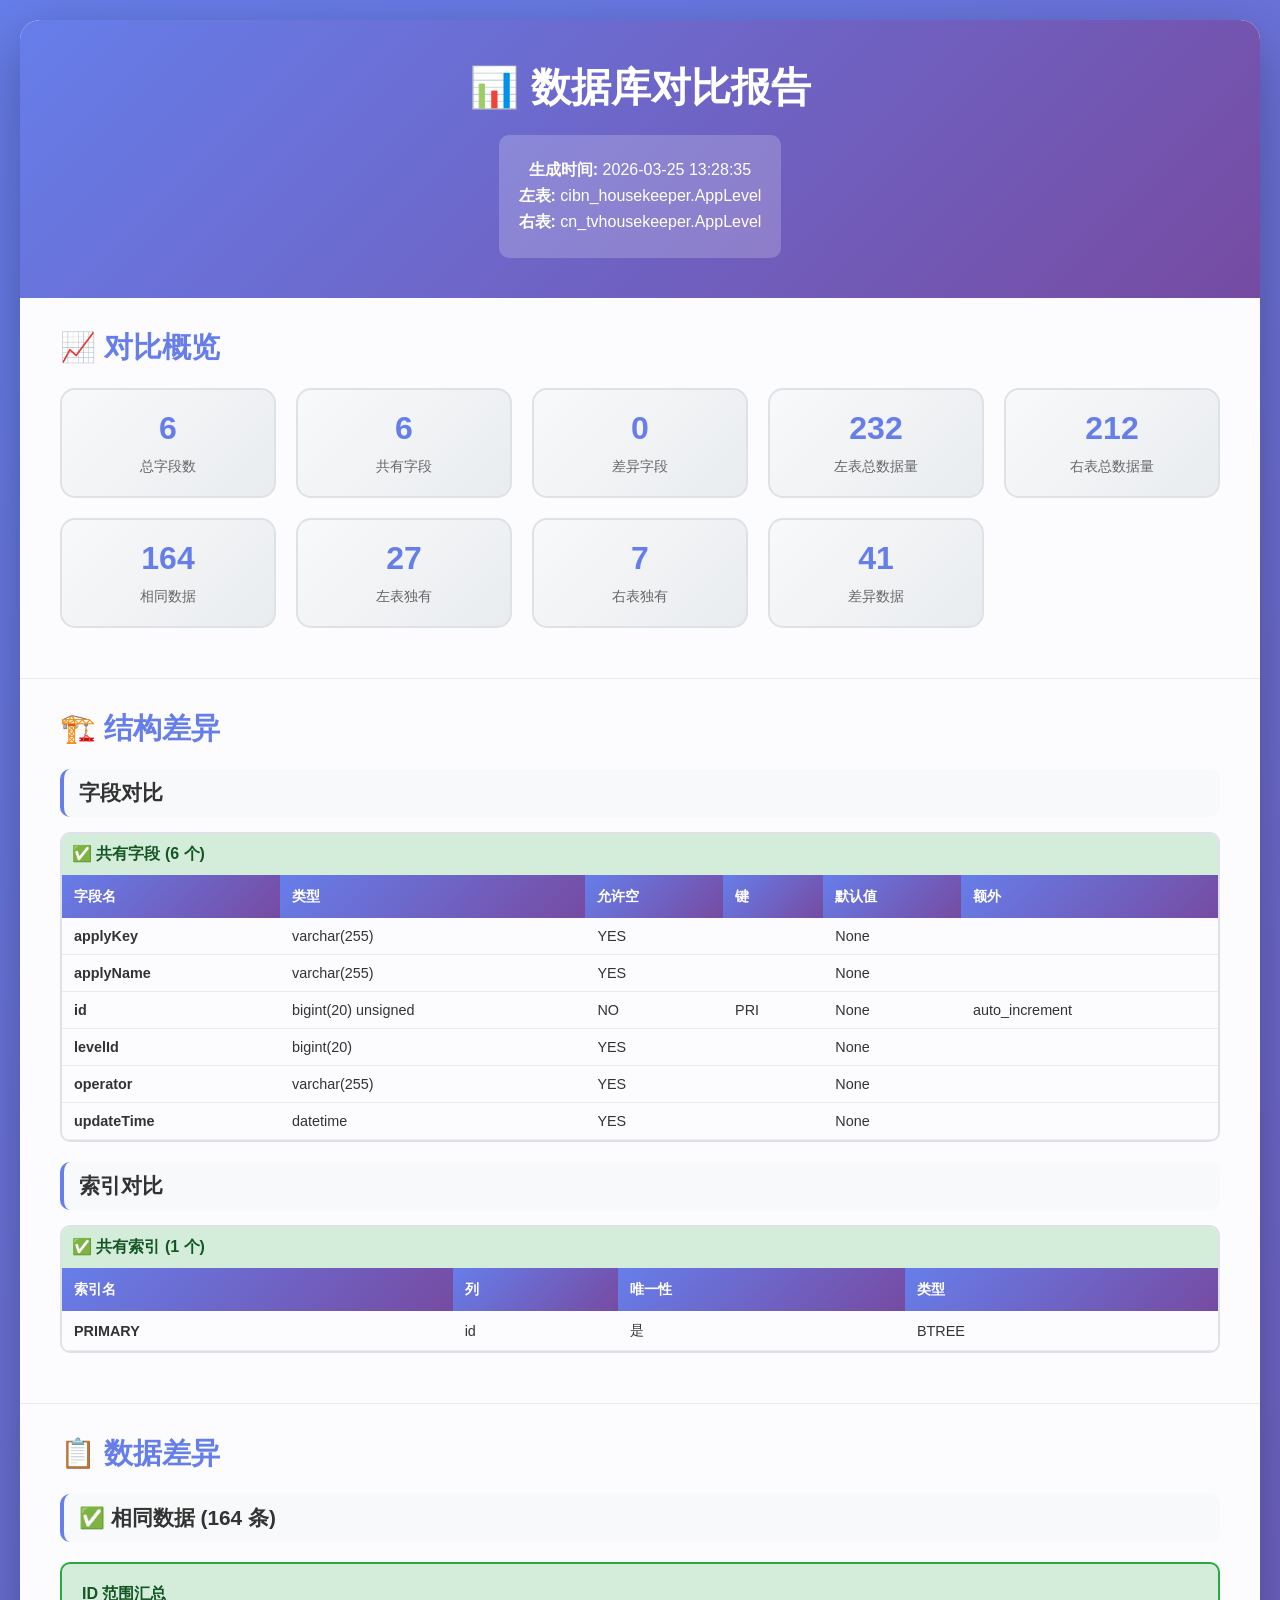
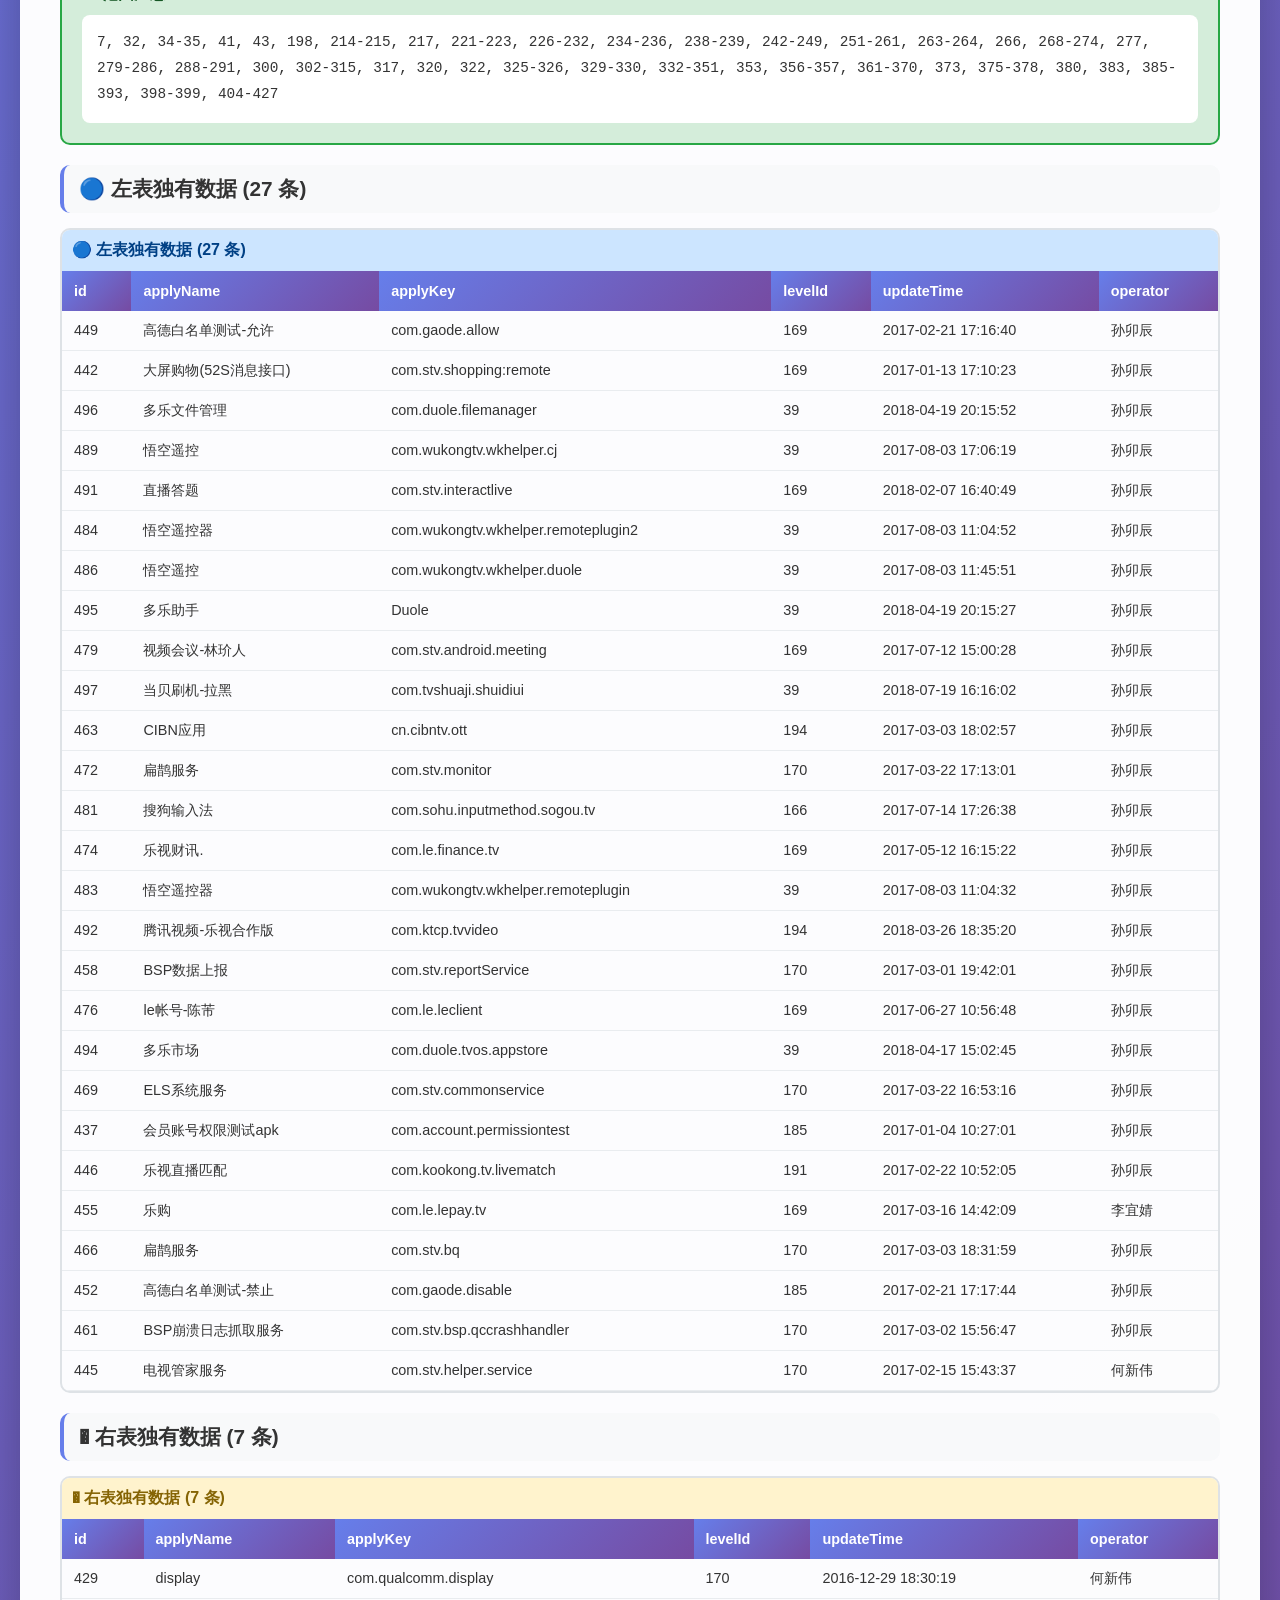
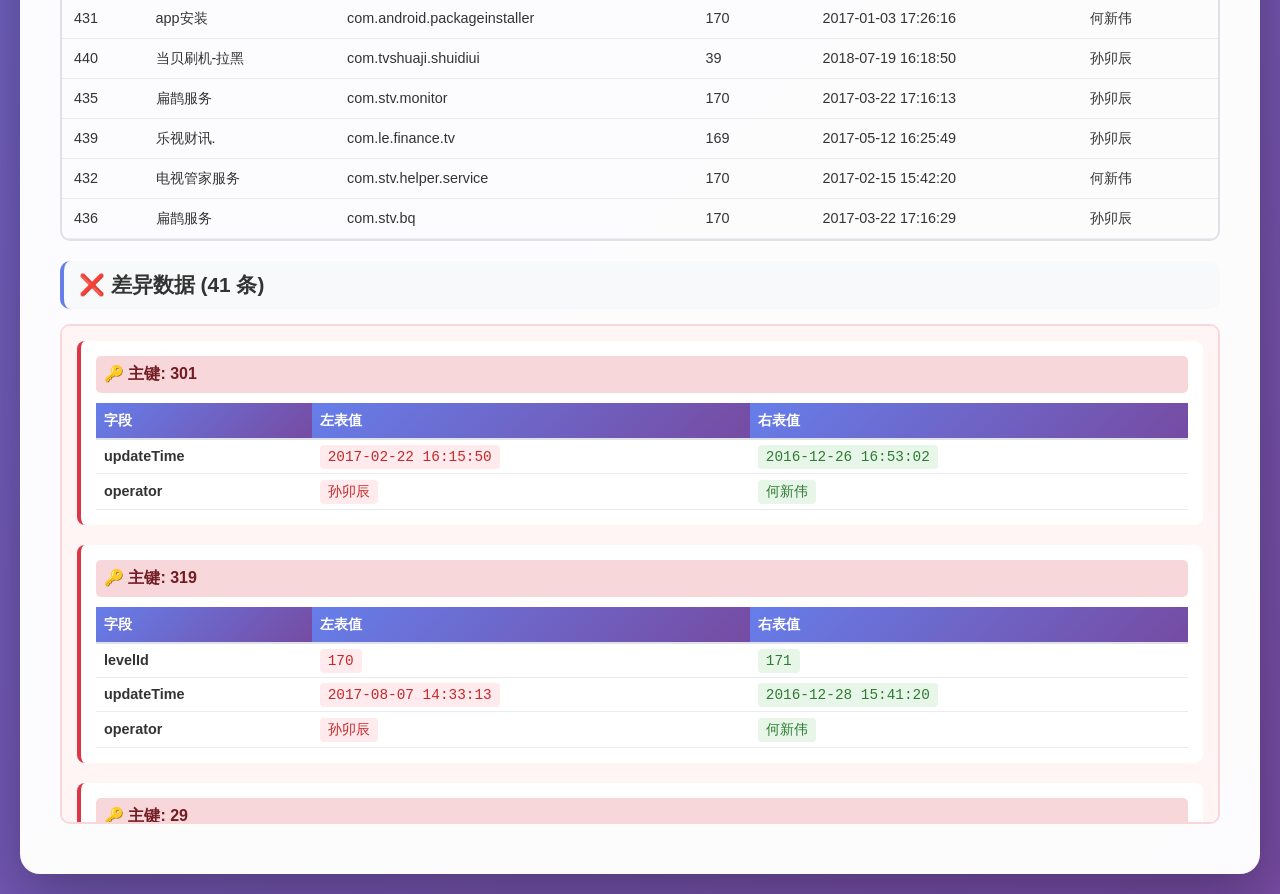
<file: modules/mysql/mysql_diff/static/reports/2026/02/diff_report_20260225_132835 copy 2.html>
<!DOCTYPE html>
<html lang="zh-CN">
<head>
    <meta charset="UTF-8">
    <meta name="viewport" content="width=device-width, initial-scale=1.0">
    <title>数据库对比报告 - 20260325_132835</title>
    <style>
        
        * {
            margin: 0;
            padding: 0;
            box-sizing: border-box;
        }

        body {
            font-family: -apple-system, BlinkMacSystemFont, 'Segoe UI', 'PingFang SC', 'Hiragino Sans GB', 'Microsoft YaHei', sans-serif;
            background: linear-gradient(135deg, #667eea 0%, #764ba2 100%);
            min-height: 100vh;
            padding: 20px;
            color: #333;
        }

        .container {
            max-width: 1400px;
            margin: 0 auto;
            background: rgba(255, 255, 255, 0.98);
            border-radius: 20px;
            box-shadow: 0 20px 60px rgba(0, 0, 0, 0.3);
            overflow: hidden;
        }

        .header {
            background: linear-gradient(135deg, #667eea 0%, #764ba2 100%);
            color: white;
            padding: 40px;
            text-align: center;
        }

        .header h1 {
            font-size: 2.5rem;
            margin-bottom: 20px;
        }

        .meta-info {
            background: rgba(255, 255, 255, 0.2);
            padding: 20px;
            border-radius: 10px;
            display: inline-block;
        }

        .meta-info p {
            margin: 5px 0;
            font-size: 1rem;
        }

        section {
            padding: 30px 40px;
            border-bottom: 1px solid #e9ecef;
        }

        section:last-child {
            border-bottom: none;
        }

        h2 {
            font-size: 1.8rem;
            margin-bottom: 20px;
            color: #667eea;
            display: flex;
            align-items: center;
            gap: 10px;
        }

        .stats-grid {
            display: grid;
            grid-template-columns: repeat(auto-fit, minmax(200px, 1fr));
            gap: 20px;
            margin: 20px 0;
        }

        .stat-card {
            background: linear-gradient(135deg, #f8f9fa 0%, #e9ecef 100%);
            padding: 20px;
            border-radius: 15px;
            text-align: center;
            border: 2px solid #dee2e6;
        }

        .stat-card h3 {
            font-size: 2rem;
            color: #667eea;
            margin-bottom: 10px;
        }

        .stat-card p {
            color: #666;
            font-size: 0.9rem;
        }

        .diff-section {
            margin: 20px 0;
        }

        .diff-section h3 {
            font-size: 1.3rem;
            margin-bottom: 15px;
            padding: 10px 15px;
            background: #f8f9fa;
            border-radius: 10px;
            border-left: 4px solid #667eea;
        }

        .table-container {
            overflow-x: auto;
            margin: 15px 0;
            border-radius: 10px;
            border: 2px solid #dee2e6;
        }

        table {
            width: 100%;
            border-collapse: collapse;
            font-size: 0.9rem;
        }

        th {
            background: linear-gradient(135deg, #667eea 0%, #764ba2 100%);
            color: white;
            padding: 12px;
            text-align: left;
            font-weight: 600;
        }

        td {
            padding: 10px 12px;
            border-bottom: 1px solid #e9ecef;
        }

        tr:hover {
            background: #f8f9ff;
        }

        .badge {
            display: inline-block;
            padding: 4px 12px;
            border-radius: 20px;
            font-size: 0.85rem;
            font-weight: 600;
        }

        .badge-common {
            background: #d4edda;
            color: #155724;
        }

        .badge-diff {
            background: #f8d7da;
            color: #721c24;
        }

        .badge-left {
            background: #cce5ff;
            color: #004085;
        }

        .badge-right {
            background: #fff3cd;
            color: #856404;
        }

        .diff-value {
            display: inline-block;
            padding: 4px 8px;
            border-radius: 5px;
            font-family: 'Monaco', 'Menlo', monospace;
            font-size: 0.85rem;
        }

        .diff-left {
            background: #ffebee;
            color: #c62828;
        }

        .diff-right {
            background: #e8f5e9;
            color: #2e7d32;
        }

        .summary-box {
            background: #fff3cd;
            border: 2px solid #ffc107;
            border-radius: 10px;
            padding: 20px;
            margin: 20px 0;
        }

        .summary-box h4 {
            color: #856404;
            margin-bottom: 10px;
        }

        .key-list {
            display: flex;
            flex-wrap: wrap;
            gap: 8px;
            margin-top: 10px;
        }

        .key-item {
            background: white;
            padding: 6px 12px;
            border-radius: 5px;
            font-family: monospace;
            font-size: 0.85rem;
            border: 1px solid #dee2e6;
        }

        .empty-message {
            text-align: center;
            padding: 40px;
            color: #999;
            font-size: 1.1rem;
        }

        @media (max-width: 768px) {
            .header h1 {
                font-size: 1.8rem;
            }

            section {
                padding: 20px;
            }

            h2 {
                font-size: 1.4rem;
            }
        }
        
    </style>
</head>
<body>
    <div class="container">
        <header class="header">
            <h1>📊 数据库对比报告</h1>
            <div class="meta-info">
                <p><strong>生成时间:</strong> 2026-03-25 13:28:35</p>
                <p><strong>左表:</strong> cibn_housekeeper.AppLevel</p>
                <p><strong>右表:</strong> cn_tvhousekeeper.AppLevel</p>
            </div>
        </header>

        <section class="overview">
            <h2>📈 对比概览</h2>
            
        <div class="stats-grid">
            <div class="stat-card">
                <h3>6</h3>
                <p>总字段数</p>
            </div>
            <div class="stat-card">
                <h3>6</h3>
                <p>共有字段</p>
            </div>
            <div class="stat-card">
                <h3>0</h3>
                <p>差异字段</p>
            </div>
            <div class="stat-card">
                <h3>232</h3>
                <p>左表总数据量</p>
            </div>
            <div class="stat-card">
                <h3>212</h3>
                <p>右表总数据量</p>
            </div>
            <div class="stat-card">
                <h3>164</h3>
                <p>相同数据</p>
            </div>
            <div class="stat-card">
                <h3>27</h3>
                <p>左表独有</p>
            </div>
            <div class="stat-card">
                <h3>7</h3>
                <p>右表独有</p>
            </div>
            <div class="stat-card">
                <h3>41</h3>
                <p>差异数据</p>
            </div>
        </div>
        
        </section>

        <section class="structure-diff">
            <h2>🏗️ 结构差异</h2>
            <div class="diff-section"><h3>字段对比</h3>
            <div class="table-container">
                <p style="padding: 10px; background: #d4edda; color: #155724; font-weight: 600;">
                    ✅ 共有字段 (6 个)
                </p>
                <table>
                    <thead>
                        <tr>
                            <th>字段名</th>
                            <th>类型</th>
                            <th>允许空</th>
                            <th>键</th>
                            <th>默认值</th>
                            <th>额外</th>
                        </tr>
                    </thead>
                    <tbody>
            
                        <tr>
                            <td><strong>applyKey</strong></td>
                            <td>varchar(255)</td>
                            <td>YES</td>
                            <td></td>
                            <td>None</td>
                            <td></td>
                        </tr>
                
                        <tr>
                            <td><strong>applyName</strong></td>
                            <td>varchar(255)</td>
                            <td>YES</td>
                            <td></td>
                            <td>None</td>
                            <td></td>
                        </tr>
                
                        <tr>
                            <td><strong>id</strong></td>
                            <td>bigint(20) unsigned</td>
                            <td>NO</td>
                            <td>PRI</td>
                            <td>None</td>
                            <td>auto_increment</td>
                        </tr>
                
                        <tr>
                            <td><strong>levelId</strong></td>
                            <td>bigint(20)</td>
                            <td>YES</td>
                            <td></td>
                            <td>None</td>
                            <td></td>
                        </tr>
                
                        <tr>
                            <td><strong>operator</strong></td>
                            <td>varchar(255)</td>
                            <td>YES</td>
                            <td></td>
                            <td>None</td>
                            <td></td>
                        </tr>
                
                        <tr>
                            <td><strong>updateTime</strong></td>
                            <td>datetime</td>
                            <td>YES</td>
                            <td></td>
                            <td>None</td>
                            <td></td>
                        </tr>
                </tbody></table></div></div><div class="diff-section"><h3>索引对比</h3>
            <div class="table-container">
                <p style="padding: 10px; background: #d4edda; color: #155724; font-weight: 600;">
                    ✅ 共有索引 (1 个)
                </p>
                <table>
                    <thead>
                        <tr>
                            <th>索引名</th>
                            <th>列</th>
                            <th>唯一性</th>
                            <th>类型</th>
                        </tr>
                    </thead>
                    <tbody>
            
                        <tr>
                            <td><strong>PRIMARY</strong></td>
                            <td>id</td>
                            <td>是</td>
                            <td>BTREE</td>
                        </tr>
                </tbody></table></div></div>
        </section>

        <section class="data-diff">
            <h2>📋 数据差异</h2>
            
                <div class="diff-section">
                    <h3>✅ 相同数据 (164 条)</h3>
                    <div class="summary-box" style="background: #d4edda; border-color: #28a745;">
                        <h4 style="color: #155724;">ID 范围汇总</h4>
                        <div style="background: white; padding: 15px; border-radius: 8px; font-family: monospace; font-size: 0.9rem; line-height: 1.8;">
                            7, 32, 34-35, 41, 43, 198, 214-215, 217, 221-223, 226-232, 234-236, 238-239, 242-249, 251-261, 263-264, 266, 268-274, 277, 279-286, 288-291, 300, 302-315, 317, 320, 322, 325-326, 329-330, 332-351, 353, 356-357, 361-370, 373, 375-378, 380, 383, 385-393, 398-399, 404-427
                        </div>
                    </div>
                </div>
                
        <div class="diff-section">
            <h3>🔵 左表独有数据 (27 条)</h3>
            <div class="table-container">
                <p style="padding: 10px; background: #cce5ff; color: #004085; font-weight: 600;">
                    🔵 左表独有数据 (27 条)
                </p>
                <table>
                    <thead>
                        <tr>
        <th>id</th><th>applyName</th><th>applyKey</th><th>levelId</th><th>updateTime</th><th>operator</th>
                        </tr>
                    </thead>
                    <tbody>
        <tr><td>449</td><td>高德白名单测试-允许</td><td>com.gaode.allow</td><td>169</td><td>2017-02-21 17:16:40</td><td>孙卯辰</td></tr><tr><td>442</td><td>大屏购物(52S消息接口)</td><td>com.stv.shopping:remote</td><td>169</td><td>2017-01-13 17:10:23</td><td>孙卯辰</td></tr><tr><td>496</td><td>多乐文件管理</td><td>com.duole.filemanager</td><td>39</td><td>2018-04-19 20:15:52</td><td>孙卯辰</td></tr><tr><td>489</td><td>悟空遥控</td><td>com.wukongtv.wkhelper.cj</td><td>39</td><td>2017-08-03 17:06:19</td><td>孙卯辰</td></tr><tr><td>491</td><td>直播答题</td><td>com.stv.interactlive</td><td>169</td><td>2018-02-07 16:40:49</td><td>孙卯辰</td></tr><tr><td>484</td><td>悟空遥控器</td><td>com.wukongtv.wkhelper.remoteplugin2</td><td>39</td><td>2017-08-03 11:04:52</td><td>孙卯辰</td></tr><tr><td>486</td><td>悟空遥控</td><td>com.wukongtv.wkhelper.duole</td><td>39</td><td>2017-08-03 11:45:51</td><td>孙卯辰</td></tr><tr><td>495</td><td>多乐助手</td><td>Duole</td><td>39</td><td>2018-04-19 20:15:27</td><td>孙卯辰</td></tr><tr><td>479</td><td>视频会议-林玠人</td><td>com.stv.android.meeting</td><td>169</td><td>2017-07-12 15:00:28</td><td>孙卯辰</td></tr><tr><td>497</td><td>当贝刷机-拉黑</td><td>com.tvshuaji.shuidiui</td><td>39</td><td>2018-07-19 16:16:02</td><td>孙卯辰</td></tr><tr><td>463</td><td>CIBN应用</td><td>cn.cibntv.ott</td><td>194</td><td>2017-03-03 18:02:57</td><td>孙卯辰</td></tr><tr><td>472</td><td>扁鹊服务</td><td>com.stv.monitor</td><td>170</td><td>2017-03-22 17:13:01</td><td>孙卯辰</td></tr><tr><td>481</td><td>搜狗输入法</td><td>com.sohu.inputmethod.sogou.tv</td><td>166</td><td>2017-07-14 17:26:38</td><td>孙卯辰</td></tr><tr><td>474</td><td>乐视财讯.</td><td>com.le.finance.tv</td><td>169</td><td>2017-05-12 16:15:22</td><td>孙卯辰</td></tr><tr><td>483</td><td>悟空遥控器</td><td>com.wukongtv.wkhelper.remoteplugin</td><td>39</td><td>2017-08-03 11:04:32</td><td>孙卯辰</td></tr><tr><td>492</td><td>腾讯视频-乐视合作版</td><td>com.ktcp.tvvideo</td><td>194</td><td>2018-03-26 18:35:20</td><td>孙卯辰</td></tr><tr><td>458</td><td>BSP数据上报</td><td>com.stv.reportService</td><td>170</td><td>2017-03-01 19:42:01</td><td>孙卯辰</td></tr><tr><td>476</td><td>le帐号-陈芾</td><td>com.le.leclient</td><td>169</td><td>2017-06-27 10:56:48</td><td>孙卯辰</td></tr><tr><td>494</td><td>多乐市场</td><td>com.duole.tvos.appstore</td><td>39</td><td>2018-04-17 15:02:45</td><td>孙卯辰</td></tr><tr><td>469</td><td>ELS系统服务</td><td>com.stv.commonservice</td><td>170</td><td>2017-03-22 16:53:16</td><td>孙卯辰</td></tr><tr><td>437</td><td>会员账号权限测试apk</td><td>com.account.permissiontest</td><td>185</td><td>2017-01-04 10:27:01</td><td>孙卯辰</td></tr><tr><td>446</td><td>乐视直播匹配</td><td>com.kookong.tv.livematch</td><td>191</td><td>2017-02-22 10:52:05</td><td>孙卯辰</td></tr><tr><td>455</td><td>乐购</td><td>com.le.lepay.tv</td><td>169</td><td>2017-03-16 14:42:09</td><td>李宜婧</td></tr><tr><td>466</td><td>扁鹊服务</td><td>com.stv.bq</td><td>170</td><td>2017-03-03 18:31:59</td><td>孙卯辰</td></tr><tr><td>452</td><td>高德白名单测试-禁止</td><td>com.gaode.disable</td><td>185</td><td>2017-02-21 17:17:44</td><td>孙卯辰</td></tr><tr><td>461</td><td>BSP崩溃日志抓取服务</td><td>com.stv.bsp.qccrashhandler</td><td>170</td><td>2017-03-02 15:56:47</td><td>孙卯辰</td></tr><tr><td>445</td><td>电视管家服务</td><td>com.stv.helper.service</td><td>170</td><td>2017-02-15 15:43:37</td><td>何新伟</td></tr>
                    </tbody>
                </table>
            </div>
        </div>
        
        <div class="diff-section">
            <h3>� 右表独有数据 (7 条)</h3>
            <div class="table-container">
                <p style="padding: 10px; background: #fff3cd; color: #856404; font-weight: 600;">
                    � 右表独有数据 (7 条)
                </p>
                <table>
                    <thead>
                        <tr>
        <th>id</th><th>applyName</th><th>applyKey</th><th>levelId</th><th>updateTime</th><th>operator</th>
                        </tr>
                    </thead>
                    <tbody>
        <tr><td>429</td><td>display</td><td>com.qualcomm.display</td><td>170</td><td>2016-12-29 18:30:19</td><td>何新伟</td></tr><tr><td>431</td><td>app安装</td><td>com.android.packageinstaller</td><td>170</td><td>2017-01-03 17:26:16</td><td>何新伟</td></tr><tr><td>440</td><td>当贝刷机-拉黑</td><td>com.tvshuaji.shuidiui</td><td>39</td><td>2018-07-19 16:18:50</td><td>孙卯辰</td></tr><tr><td>435</td><td>扁鹊服务</td><td>com.stv.monitor</td><td>170</td><td>2017-03-22 17:16:13</td><td>孙卯辰</td></tr><tr><td>439</td><td>乐视财讯.</td><td>com.le.finance.tv</td><td>169</td><td>2017-05-12 16:25:49</td><td>孙卯辰</td></tr><tr><td>432</td><td>电视管家服务</td><td>com.stv.helper.service</td><td>170</td><td>2017-02-15 15:42:20</td><td>何新伟</td></tr><tr><td>436</td><td>扁鹊服务</td><td>com.stv.bq</td><td>170</td><td>2017-03-22 17:16:29</td><td>孙卯辰</td></tr>
                    </tbody>
                </table>
            </div>
        </div>
        
        <div class="diff-section">
            <h3>❌ 差异数据 (41 条)</h3>
            <div class="scrollable-container" style="max-height: 500px; overflow-y: auto; border: 2px solid #f8d7da; border-radius: 10px; padding: 15px; background: #fff5f5;">
        
                <div class="diff-item" style="margin-bottom: 20px; padding: 15px; background: white; border-radius: 8px; border-left: 4px solid #dc3545;">
                    <div style="font-weight: 600; color: #721c24; margin-bottom: 10px; padding: 8px; background: #f8d7da; border-radius: 5px;">
                        🔑 主键: 301
                    </div>
                    <table style="width: 100%; border-collapse: collapse;">
                        <thead>
                            <tr style="background: #f8f9fa;">
                                <th style="padding: 8px; text-align: left; border-bottom: 2px solid #dee2e6;">字段</th>
                                <th style="padding: 8px; text-align: left; border-bottom: 2px solid #dee2e6;">左表值</th>
                                <th style="padding: 8px; text-align: left; border-bottom: 2px solid #dee2e6;">右表值</th>
                            </tr>
                        </thead>
                        <tbody>
            
                            <tr>
                                <td style="padding: 8px; border-bottom: 1px solid #e9ecef;"><strong>updateTime</strong></td>
                                <td style="padding: 8px; border-bottom: 1px solid #e9ecef;"><span style="background: #ffebee; color: #c62828; padding: 4px 8px; border-radius: 4px; font-family: monospace;">2017-02-22 16:15:50</span></td>
                                <td style="padding: 8px; border-bottom: 1px solid #e9ecef;"><span style="background: #e8f5e9; color: #2e7d32; padding: 4px 8px; border-radius: 4px; font-family: monospace;">2016-12-26 16:53:02</span></td>
                            </tr>
                
                            <tr>
                                <td style="padding: 8px; border-bottom: 1px solid #e9ecef;"><strong>operator</strong></td>
                                <td style="padding: 8px; border-bottom: 1px solid #e9ecef;"><span style="background: #ffebee; color: #c62828; padding: 4px 8px; border-radius: 4px; font-family: monospace;">孙卯辰</span></td>
                                <td style="padding: 8px; border-bottom: 1px solid #e9ecef;"><span style="background: #e8f5e9; color: #2e7d32; padding: 4px 8px; border-radius: 4px; font-family: monospace;">何新伟</span></td>
                            </tr>
                
                        </tbody>
                    </table>
                </div>
            
                <div class="diff-item" style="margin-bottom: 20px; padding: 15px; background: white; border-radius: 8px; border-left: 4px solid #dc3545;">
                    <div style="font-weight: 600; color: #721c24; margin-bottom: 10px; padding: 8px; background: #f8d7da; border-radius: 5px;">
                        🔑 主键: 319
                    </div>
                    <table style="width: 100%; border-collapse: collapse;">
                        <thead>
                            <tr style="background: #f8f9fa;">
                                <th style="padding: 8px; text-align: left; border-bottom: 2px solid #dee2e6;">字段</th>
                                <th style="padding: 8px; text-align: left; border-bottom: 2px solid #dee2e6;">左表值</th>
                                <th style="padding: 8px; text-align: left; border-bottom: 2px solid #dee2e6;">右表值</th>
                            </tr>
                        </thead>
                        <tbody>
            
                            <tr>
                                <td style="padding: 8px; border-bottom: 1px solid #e9ecef;"><strong>levelId</strong></td>
                                <td style="padding: 8px; border-bottom: 1px solid #e9ecef;"><span style="background: #ffebee; color: #c62828; padding: 4px 8px; border-radius: 4px; font-family: monospace;">170</span></td>
                                <td style="padding: 8px; border-bottom: 1px solid #e9ecef;"><span style="background: #e8f5e9; color: #2e7d32; padding: 4px 8px; border-radius: 4px; font-family: monospace;">171</span></td>
                            </tr>
                
                            <tr>
                                <td style="padding: 8px; border-bottom: 1px solid #e9ecef;"><strong>updateTime</strong></td>
                                <td style="padding: 8px; border-bottom: 1px solid #e9ecef;"><span style="background: #ffebee; color: #c62828; padding: 4px 8px; border-radius: 4px; font-family: monospace;">2017-08-07 14:33:13</span></td>
                                <td style="padding: 8px; border-bottom: 1px solid #e9ecef;"><span style="background: #e8f5e9; color: #2e7d32; padding: 4px 8px; border-radius: 4px; font-family: monospace;">2016-12-28 15:41:20</span></td>
                            </tr>
                
                            <tr>
                                <td style="padding: 8px; border-bottom: 1px solid #e9ecef;"><strong>operator</strong></td>
                                <td style="padding: 8px; border-bottom: 1px solid #e9ecef;"><span style="background: #ffebee; color: #c62828; padding: 4px 8px; border-radius: 4px; font-family: monospace;">孙卯辰</span></td>
                                <td style="padding: 8px; border-bottom: 1px solid #e9ecef;"><span style="background: #e8f5e9; color: #2e7d32; padding: 4px 8px; border-radius: 4px; font-family: monospace;">何新伟</span></td>
                            </tr>
                
                        </tbody>
                    </table>
                </div>
            
                <div class="diff-item" style="margin-bottom: 20px; padding: 15px; background: white; border-radius: 8px; border-left: 4px solid #dc3545;">
                    <div style="font-weight: 600; color: #721c24; margin-bottom: 10px; padding: 8px; background: #f8d7da; border-radius: 5px;">
                        🔑 主键: 29
                    </div>
                    <table style="width: 100%; border-collapse: collapse;">
                        <thead>
                            <tr style="background: #f8f9fa;">
                                <th style="padding: 8px; text-align: left; border-bottom: 2px solid #dee2e6;">字段</th>
                                <th style="padding: 8px; text-align: left; border-bottom: 2px solid #dee2e6;">左表值</th>
                                <th style="padding: 8px; text-align: left; border-bottom: 2px solid #dee2e6;">右表值</th>
                            </tr>
                        </thead>
                        <tbody>
            
                            <tr>
                                <td style="padding: 8px; border-bottom: 1px solid #e9ecef;"><strong>levelId</strong></td>
                                <td style="padding: 8px; border-bottom: 1px solid #e9ecef;"><span style="background: #ffebee; color: #c62828; padding: 4px 8px; border-radius: 4px; font-family: monospace;">185</span></td>
                                <td style="padding: 8px; border-bottom: 1px solid #e9ecef;"><span style="background: #e8f5e9; color: #2e7d32; padding: 4px 8px; border-radius: 4px; font-family: monospace;">38</span></td>
                            </tr>
                
                            <tr>
                                <td style="padding: 8px; border-bottom: 1px solid #e9ecef;"><strong>updateTime</strong></td>
                                <td style="padding: 8px; border-bottom: 1px solid #e9ecef;"><span style="background: #ffebee; color: #c62828; padding: 4px 8px; border-radius: 4px; font-family: monospace;">2017-01-27 12:13:53</span></td>
                                <td style="padding: 8px; border-bottom: 1px solid #e9ecef;"><span style="background: #e8f5e9; color: #2e7d32; padding: 4px 8px; border-radius: 4px; font-family: monospace;">2016-12-21 15:07:03</span></td>
                            </tr>
                
                            <tr>
                                <td style="padding: 8px; border-bottom: 1px solid #e9ecef;"><strong>operator</strong></td>
                                <td style="padding: 8px; border-bottom: 1px solid #e9ecef;"><span style="background: #ffebee; color: #c62828; padding: 4px 8px; border-radius: 4px; font-family: monospace;">孙卯辰</span></td>
                                <td style="padding: 8px; border-bottom: 1px solid #e9ecef;"><span style="background: #e8f5e9; color: #2e7d32; padding: 4px 8px; border-radius: 4px; font-family: monospace;">何新伟</span></td>
                            </tr>
                
                        </tbody>
                    </table>
                </div>
            
                <div class="diff-item" style="margin-bottom: 20px; padding: 15px; background: white; border-radius: 8px; border-left: 4px solid #dc3545;">
                    <div style="font-weight: 600; color: #721c24; margin-bottom: 10px; padding: 8px; background: #f8d7da; border-radius: 5px;">
                        🔑 主键: 278
                    </div>
                    <table style="width: 100%; border-collapse: collapse;">
                        <thead>
                            <tr style="background: #f8f9fa;">
                                <th style="padding: 8px; text-align: left; border-bottom: 2px solid #dee2e6;">字段</th>
                                <th style="padding: 8px; text-align: left; border-bottom: 2px solid #dee2e6;">左表值</th>
                                <th style="padding: 8px; text-align: left; border-bottom: 2px solid #dee2e6;">右表值</th>
                            </tr>
                        </thead>
                        <tbody>
            
                            <tr>
                                <td style="padding: 8px; border-bottom: 1px solid #e9ecef;"><strong>updateTime</strong></td>
                                <td style="padding: 8px; border-bottom: 1px solid #e9ecef;"><span style="background: #ffebee; color: #c62828; padding: 4px 8px; border-radius: 4px; font-family: monospace;">2017-02-15 16:41:39</span></td>
                                <td style="padding: 8px; border-bottom: 1px solid #e9ecef;"><span style="background: #e8f5e9; color: #2e7d32; padding: 4px 8px; border-radius: 4px; font-family: monospace;">2017-02-15 16:39:39</span></td>
                            </tr>
                
                        </tbody>
                    </table>
                </div>
            
                <div class="diff-item" style="margin-bottom: 20px; padding: 15px; background: white; border-radius: 8px; border-left: 4px solid #dc3545;">
                    <div style="font-weight: 600; color: #721c24; margin-bottom: 10px; padding: 8px; background: #f8d7da; border-radius: 5px;">
                        🔑 主键: 287
                    </div>
                    <table style="width: 100%; border-collapse: collapse;">
                        <thead>
                            <tr style="background: #f8f9fa;">
                                <th style="padding: 8px; text-align: left; border-bottom: 2px solid #dee2e6;">字段</th>
                                <th style="padding: 8px; text-align: left; border-bottom: 2px solid #dee2e6;">左表值</th>
                                <th style="padding: 8px; text-align: left; border-bottom: 2px solid #dee2e6;">右表值</th>
                            </tr>
                        </thead>
                        <tbody>
            
                            <tr>
                                <td style="padding: 8px; border-bottom: 1px solid #e9ecef;"><strong>updateTime</strong></td>
                                <td style="padding: 8px; border-bottom: 1px solid #e9ecef;"><span style="background: #ffebee; color: #c62828; padding: 4px 8px; border-radius: 4px; font-family: monospace;">2017-03-16 13:45:49</span></td>
                                <td style="padding: 8px; border-bottom: 1px solid #e9ecef;"><span style="background: #e8f5e9; color: #2e7d32; padding: 4px 8px; border-radius: 4px; font-family: monospace;">2017-03-16 13:42:22</span></td>
                            </tr>
                
                        </tbody>
                    </table>
                </div>
            
                <div class="diff-item" style="margin-bottom: 20px; padding: 15px; background: white; border-radius: 8px; border-left: 4px solid #dc3545;">
                    <div style="font-weight: 600; color: #721c24; margin-bottom: 10px; padding: 8px; background: #f8d7da; border-radius: 5px;">
                        🔑 主键: 433
                    </div>
                    <table style="width: 100%; border-collapse: collapse;">
                        <thead>
                            <tr style="background: #f8f9fa;">
                                <th style="padding: 8px; text-align: left; border-bottom: 2px solid #dee2e6;">字段</th>
                                <th style="padding: 8px; text-align: left; border-bottom: 2px solid #dee2e6;">左表值</th>
                                <th style="padding: 8px; text-align: left; border-bottom: 2px solid #dee2e6;">右表值</th>
                            </tr>
                        </thead>
                        <tbody>
            
                            <tr>
                                <td style="padding: 8px; border-bottom: 1px solid #e9ecef;"><strong>levelId</strong></td>
                                <td style="padding: 8px; border-bottom: 1px solid #e9ecef;"><span style="background: #ffebee; color: #c62828; padding: 4px 8px; border-radius: 4px; font-family: monospace;">170</span></td>
                                <td style="padding: 8px; border-bottom: 1px solid #e9ecef;"><span style="background: #e8f5e9; color: #2e7d32; padding: 4px 8px; border-radius: 4px; font-family: monospace;">166</span></td>
                            </tr>
                
                            <tr>
                                <td style="padding: 8px; border-bottom: 1px solid #e9ecef;"><strong>updateTime</strong></td>
                                <td style="padding: 8px; border-bottom: 1px solid #e9ecef;"><span style="background: #ffebee; color: #c62828; padding: 4px 8px; border-radius: 4px; font-family: monospace;">2016-12-29 18:40:35</span></td>
                                <td style="padding: 8px; border-bottom: 1px solid #e9ecef;"><span style="background: #e8f5e9; color: #2e7d32; padding: 4px 8px; border-radius: 4px; font-family: monospace;">2017-03-21 16:22:51</span></td>
                            </tr>
                
                            <tr>
                                <td style="padding: 8px; border-bottom: 1px solid #e9ecef;"><strong>applyName</strong></td>
                                <td style="padding: 8px; border-bottom: 1px solid #e9ecef;"><span style="background: #ffebee; color: #c62828; padding: 4px 8px; border-radius: 4px; font-family: monospace;">cabl</span></td>
                                <td style="padding: 8px; border-bottom: 1px solid #e9ecef;"><span style="background: #e8f5e9; color: #2e7d32; padding: 4px 8px; border-radius: 4px; font-family: monospace;">CIBN</span></td>
                            </tr>
                
                            <tr>
                                <td style="padding: 8px; border-bottom: 1px solid #e9ecef;"><strong>applyKey</strong></td>
                                <td style="padding: 8px; border-bottom: 1px solid #e9ecef;"><span style="background: #ffebee; color: #c62828; padding: 4px 8px; border-radius: 4px; font-family: monospace;">com.qualcomm.cabl</span></td>
                                <td style="padding: 8px; border-bottom: 1px solid #e9ecef;"><span style="background: #e8f5e9; color: #2e7d32; padding: 4px 8px; border-radius: 4px; font-family: monospace;">cn.cibntv.ott</span></td>
                            </tr>
                
                        </tbody>
                    </table>
                </div>
            
                <div class="diff-item" style="margin-bottom: 20px; padding: 15px; background: white; border-radius: 8px; border-left: 4px solid #dc3545;">
                    <div style="font-weight: 600; color: #721c24; margin-bottom: 10px; padding: 8px; background: #f8d7da; border-radius: 5px;">
                        🔑 主键: 401
                    </div>
                    <table style="width: 100%; border-collapse: collapse;">
                        <thead>
                            <tr style="background: #f8f9fa;">
                                <th style="padding: 8px; text-align: left; border-bottom: 2px solid #dee2e6;">字段</th>
                                <th style="padding: 8px; text-align: left; border-bottom: 2px solid #dee2e6;">左表值</th>
                                <th style="padding: 8px; text-align: left; border-bottom: 2px solid #dee2e6;">右表值</th>
                            </tr>
                        </thead>
                        <tbody>
            
                            <tr>
                                <td style="padding: 8px; border-bottom: 1px solid #e9ecef;"><strong>levelId</strong></td>
                                <td style="padding: 8px; border-bottom: 1px solid #e9ecef;"><span style="background: #ffebee; color: #c62828; padding: 4px 8px; border-radius: 4px; font-family: monospace;">39</span></td>
                                <td style="padding: 8px; border-bottom: 1px solid #e9ecef;"><span style="background: #e8f5e9; color: #2e7d32; padding: 4px 8px; border-radius: 4px; font-family: monospace;">185</span></td>
                            </tr>
                
                            <tr>
                                <td style="padding: 8px; border-bottom: 1px solid #e9ecef;"><strong>updateTime</strong></td>
                                <td style="padding: 8px; border-bottom: 1px solid #e9ecef;"><span style="background: #ffebee; color: #c62828; padding: 4px 8px; border-radius: 4px; font-family: monospace;">2018-04-18 20:45:47</span></td>
                                <td style="padding: 8px; border-bottom: 1px solid #e9ecef;"><span style="background: #e8f5e9; color: #2e7d32; padding: 4px 8px; border-radius: 4px; font-family: monospace;">2016-12-23 09:50:15</span></td>
                            </tr>
                
                            <tr>
                                <td style="padding: 8px; border-bottom: 1px solid #e9ecef;"><strong>operator</strong></td>
                                <td style="padding: 8px; border-bottom: 1px solid #e9ecef;"><span style="background: #ffebee; color: #c62828; padding: 4px 8px; border-radius: 4px; font-family: monospace;">孙卯辰</span></td>
                                <td style="padding: 8px; border-bottom: 1px solid #e9ecef;"><span style="background: #e8f5e9; color: #2e7d32; padding: 4px 8px; border-radius: 4px; font-family: monospace;">何新伟</span></td>
                            </tr>
                
                        </tbody>
                    </table>
                </div>
            
                <div class="diff-item" style="margin-bottom: 20px; padding: 15px; background: white; border-radius: 8px; border-left: 4px solid #dc3545;">
                    <div style="font-weight: 600; color: #721c24; margin-bottom: 10px; padding: 8px; background: #f8d7da; border-radius: 5px;">
                        🔑 主键: 403
                    </div>
                    <table style="width: 100%; border-collapse: collapse;">
                        <thead>
                            <tr style="background: #f8f9fa;">
                                <th style="padding: 8px; text-align: left; border-bottom: 2px solid #dee2e6;">字段</th>
                                <th style="padding: 8px; text-align: left; border-bottom: 2px solid #dee2e6;">左表值</th>
                                <th style="padding: 8px; text-align: left; border-bottom: 2px solid #dee2e6;">右表值</th>
                            </tr>
                        </thead>
                        <tbody>
            
                            <tr>
                                <td style="padding: 8px; border-bottom: 1px solid #e9ecef;"><strong>levelId</strong></td>
                                <td style="padding: 8px; border-bottom: 1px solid #e9ecef;"><span style="background: #ffebee; color: #c62828; padding: 4px 8px; border-radius: 4px; font-family: monospace;">39</span></td>
                                <td style="padding: 8px; border-bottom: 1px solid #e9ecef;"><span style="background: #e8f5e9; color: #2e7d32; padding: 4px 8px; border-radius: 4px; font-family: monospace;">185</span></td>
                            </tr>
                
                            <tr>
                                <td style="padding: 8px; border-bottom: 1px solid #e9ecef;"><strong>updateTime</strong></td>
                                <td style="padding: 8px; border-bottom: 1px solid #e9ecef;"><span style="background: #ffebee; color: #c62828; padding: 4px 8px; border-radius: 4px; font-family: monospace;">2018-04-17 15:01:58</span></td>
                                <td style="padding: 8px; border-bottom: 1px solid #e9ecef;"><span style="background: #e8f5e9; color: #2e7d32; padding: 4px 8px; border-radius: 4px; font-family: monospace;">2016-12-23 09:50:43</span></td>
                            </tr>
                
                            <tr>
                                <td style="padding: 8px; border-bottom: 1px solid #e9ecef;"><strong>applyName</strong></td>
                                <td style="padding: 8px; border-bottom: 1px solid #e9ecef;"><span style="background: #ffebee; color: #c62828; padding: 4px 8px; border-radius: 4px; font-family: monospace;">多乐电视助手</span></td>
                                <td style="padding: 8px; border-bottom: 1px solid #e9ecef;"><span style="background: #e8f5e9; color: #2e7d32; padding: 4px 8px; border-radius: 4px; font-family: monospace;">多乐助手</span></td>
                            </tr>
                
                            <tr>
                                <td style="padding: 8px; border-bottom: 1px solid #e9ecef;"><strong>operator</strong></td>
                                <td style="padding: 8px; border-bottom: 1px solid #e9ecef;"><span style="background: #ffebee; color: #c62828; padding: 4px 8px; border-radius: 4px; font-family: monospace;">孙卯辰</span></td>
                                <td style="padding: 8px; border-bottom: 1px solid #e9ecef;"><span style="background: #e8f5e9; color: #2e7d32; padding: 4px 8px; border-radius: 4px; font-family: monospace;">何新伟</span></td>
                            </tr>
                
                        </tbody>
                    </table>
                </div>
            
                <div class="diff-item" style="margin-bottom: 20px; padding: 15px; background: white; border-radius: 8px; border-left: 4px solid #dc3545;">
                    <div style="font-weight: 600; color: #721c24; margin-bottom: 10px; padding: 8px; background: #f8d7da; border-radius: 5px;">
                        🔑 主键: 430
                    </div>
                    <table style="width: 100%; border-collapse: collapse;">
                        <thead>
                            <tr style="background: #f8f9fa;">
                                <th style="padding: 8px; text-align: left; border-bottom: 2px solid #dee2e6;">字段</th>
                                <th style="padding: 8px; text-align: left; border-bottom: 2px solid #dee2e6;">左表值</th>
                                <th style="padding: 8px; text-align: left; border-bottom: 2px solid #dee2e6;">右表值</th>
                            </tr>
                        </thead>
                        <tbody>
            
                            <tr>
                                <td style="padding: 8px; border-bottom: 1px solid #e9ecef;"><strong>updateTime</strong></td>
                                <td style="padding: 8px; border-bottom: 1px solid #e9ecef;"><span style="background: #ffebee; color: #c62828; padding: 4px 8px; border-radius: 4px; font-family: monospace;">2016-12-29 18:30:03</span></td>
                                <td style="padding: 8px; border-bottom: 1px solid #e9ecef;"><span style="background: #e8f5e9; color: #2e7d32; padding: 4px 8px; border-radius: 4px; font-family: monospace;">2016-12-29 18:39:57</span></td>
                            </tr>
                
                            <tr>
                                <td style="padding: 8px; border-bottom: 1px solid #e9ecef;"><strong>applyName</strong></td>
                                <td style="padding: 8px; border-bottom: 1px solid #e9ecef;"><span style="background: #ffebee; color: #c62828; padding: 4px 8px; border-radius: 4px; font-family: monospace;">display</span></td>
                                <td style="padding: 8px; border-bottom: 1px solid #e9ecef;"><span style="background: #e8f5e9; color: #2e7d32; padding: 4px 8px; border-radius: 4px; font-family: monospace;">cabl</span></td>
                            </tr>
                
                            <tr>
                                <td style="padding: 8px; border-bottom: 1px solid #e9ecef;"><strong>applyKey</strong></td>
                                <td style="padding: 8px; border-bottom: 1px solid #e9ecef;"><span style="background: #ffebee; color: #c62828; padding: 4px 8px; border-radius: 4px; font-family: monospace;">com.qualcomm.display</span></td>
                                <td style="padding: 8px; border-bottom: 1px solid #e9ecef;"><span style="background: #e8f5e9; color: #2e7d32; padding: 4px 8px; border-radius: 4px; font-family: monospace;">com.qualcomm.cabl</span></td>
                            </tr>
                
                        </tbody>
                    </table>
                </div>
            
                <div class="diff-item" style="margin-bottom: 20px; padding: 15px; background: white; border-radius: 8px; border-left: 4px solid #dc3545;">
                    <div style="font-weight: 600; color: #721c24; margin-bottom: 10px; padding: 8px; background: #f8d7da; border-radius: 5px;">
                        🔑 主键: 382
                    </div>
                    <table style="width: 100%; border-collapse: collapse;">
                        <thead>
                            <tr style="background: #f8f9fa;">
                                <th style="padding: 8px; text-align: left; border-bottom: 2px solid #dee2e6;">字段</th>
                                <th style="padding: 8px; text-align: left; border-bottom: 2px solid #dee2e6;">左表值</th>
                                <th style="padding: 8px; text-align: left; border-bottom: 2px solid #dee2e6;">右表值</th>
                            </tr>
                        </thead>
                        <tbody>
            
                            <tr>
                                <td style="padding: 8px; border-bottom: 1px solid #e9ecef;"><strong>levelId</strong></td>
                                <td style="padding: 8px; border-bottom: 1px solid #e9ecef;"><span style="background: #ffebee; color: #c62828; padding: 4px 8px; border-radius: 4px; font-family: monospace;">185</span></td>
                                <td style="padding: 8px; border-bottom: 1px solid #e9ecef;"><span style="background: #e8f5e9; color: #2e7d32; padding: 4px 8px; border-radius: 4px; font-family: monospace;">38</span></td>
                            </tr>
                
                            <tr>
                                <td style="padding: 8px; border-bottom: 1px solid #e9ecef;"><strong>updateTime</strong></td>
                                <td style="padding: 8px; border-bottom: 1px solid #e9ecef;"><span style="background: #ffebee; color: #c62828; padding: 4px 8px; border-radius: 4px; font-family: monospace;">2017-01-27 12:12:29</span></td>
                                <td style="padding: 8px; border-bottom: 1px solid #e9ecef;"><span style="background: #e8f5e9; color: #2e7d32; padding: 4px 8px; border-radius: 4px; font-family: monospace;">2016-12-21 15:23:19</span></td>
                            </tr>
                
                            <tr>
                                <td style="padding: 8px; border-bottom: 1px solid #e9ecef;"><strong>operator</strong></td>
                                <td style="padding: 8px; border-bottom: 1px solid #e9ecef;"><span style="background: #ffebee; color: #c62828; padding: 4px 8px; border-radius: 4px; font-family: monospace;">孙卯辰</span></td>
                                <td style="padding: 8px; border-bottom: 1px solid #e9ecef;"><span style="background: #e8f5e9; color: #2e7d32; padding: 4px 8px; border-radius: 4px; font-family: monospace;">何新伟</span></td>
                            </tr>
                
                        </tbody>
                    </table>
                </div>
            
                <div class="diff-item" style="margin-bottom: 20px; padding: 15px; background: white; border-radius: 8px; border-left: 4px solid #dc3545;">
                    <div style="font-weight: 600; color: #721c24; margin-bottom: 10px; padding: 8px; background: #f8d7da; border-radius: 5px;">
                        🔑 主键: 400
                    </div>
                    <table style="width: 100%; border-collapse: collapse;">
                        <thead>
                            <tr style="background: #f8f9fa;">
                                <th style="padding: 8px; text-align: left; border-bottom: 2px solid #dee2e6;">字段</th>
                                <th style="padding: 8px; text-align: left; border-bottom: 2px solid #dee2e6;">左表值</th>
                                <th style="padding: 8px; text-align: left; border-bottom: 2px solid #dee2e6;">右表值</th>
                            </tr>
                        </thead>
                        <tbody>
            
                            <tr>
                                <td style="padding: 8px; border-bottom: 1px solid #e9ecef;"><strong>levelId</strong></td>
                                <td style="padding: 8px; border-bottom: 1px solid #e9ecef;"><span style="background: #ffebee; color: #c62828; padding: 4px 8px; border-radius: 4px; font-family: monospace;">39</span></td>
                                <td style="padding: 8px; border-bottom: 1px solid #e9ecef;"><span style="background: #e8f5e9; color: #2e7d32; padding: 4px 8px; border-radius: 4px; font-family: monospace;">185</span></td>
                            </tr>
                
                            <tr>
                                <td style="padding: 8px; border-bottom: 1px solid #e9ecef;"><strong>updateTime</strong></td>
                                <td style="padding: 8px; border-bottom: 1px solid #e9ecef;"><span style="background: #ffebee; color: #c62828; padding: 4px 8px; border-radius: 4px; font-family: monospace;">2018-04-16 17:04:39</span></td>
                                <td style="padding: 8px; border-bottom: 1px solid #e9ecef;"><span style="background: #e8f5e9; color: #2e7d32; padding: 4px 8px; border-radius: 4px; font-family: monospace;">2016-12-23 09:50:00</span></td>
                            </tr>
                
                            <tr>
                                <td style="padding: 8px; border-bottom: 1px solid #e9ecef;"><strong>operator</strong></td>
                                <td style="padding: 8px; border-bottom: 1px solid #e9ecef;"><span style="background: #ffebee; color: #c62828; padding: 4px 8px; border-radius: 4px; font-family: monospace;">孙卯辰</span></td>
                                <td style="padding: 8px; border-bottom: 1px solid #e9ecef;"><span style="background: #e8f5e9; color: #2e7d32; padding: 4px 8px; border-radius: 4px; font-family: monospace;">何新伟</span></td>
                            </tr>
                
                        </tbody>
                    </table>
                </div>
            
                <div class="diff-item" style="margin-bottom: 20px; padding: 15px; background: white; border-radius: 8px; border-left: 4px solid #dc3545;">
                    <div style="font-weight: 600; color: #721c24; margin-bottom: 10px; padding: 8px; background: #f8d7da; border-radius: 5px;">
                        🔑 主键: 384
                    </div>
                    <table style="width: 100%; border-collapse: collapse;">
                        <thead>
                            <tr style="background: #f8f9fa;">
                                <th style="padding: 8px; text-align: left; border-bottom: 2px solid #dee2e6;">字段</th>
                                <th style="padding: 8px; text-align: left; border-bottom: 2px solid #dee2e6;">左表值</th>
                                <th style="padding: 8px; text-align: left; border-bottom: 2px solid #dee2e6;">右表值</th>
                            </tr>
                        </thead>
                        <tbody>
            
                            <tr>
                                <td style="padding: 8px; border-bottom: 1px solid #e9ecef;"><strong>levelId</strong></td>
                                <td style="padding: 8px; border-bottom: 1px solid #e9ecef;"><span style="background: #ffebee; color: #c62828; padding: 4px 8px; border-radius: 4px; font-family: monospace;">185</span></td>
                                <td style="padding: 8px; border-bottom: 1px solid #e9ecef;"><span style="background: #e8f5e9; color: #2e7d32; padding: 4px 8px; border-radius: 4px; font-family: monospace;">38</span></td>
                            </tr>
                
                            <tr>
                                <td style="padding: 8px; border-bottom: 1px solid #e9ecef;"><strong>updateTime</strong></td>
                                <td style="padding: 8px; border-bottom: 1px solid #e9ecef;"><span style="background: #ffebee; color: #c62828; padding: 4px 8px; border-radius: 4px; font-family: monospace;">2017-01-27 12:13:42</span></td>
                                <td style="padding: 8px; border-bottom: 1px solid #e9ecef;"><span style="background: #e8f5e9; color: #2e7d32; padding: 4px 8px; border-radius: 4px; font-family: monospace;">2016-12-21 15:24:04</span></td>
                            </tr>
                
                            <tr>
                                <td style="padding: 8px; border-bottom: 1px solid #e9ecef;"><strong>operator</strong></td>
                                <td style="padding: 8px; border-bottom: 1px solid #e9ecef;"><span style="background: #ffebee; color: #c62828; padding: 4px 8px; border-radius: 4px; font-family: monospace;">孙卯辰</span></td>
                                <td style="padding: 8px; border-bottom: 1px solid #e9ecef;"><span style="background: #e8f5e9; color: #2e7d32; padding: 4px 8px; border-radius: 4px; font-family: monospace;">何新伟</span></td>
                            </tr>
                
                        </tbody>
                    </table>
                </div>
            
                <div class="diff-item" style="margin-bottom: 20px; padding: 15px; background: white; border-radius: 8px; border-left: 4px solid #dc3545;">
                    <div style="font-weight: 600; color: #721c24; margin-bottom: 10px; padding: 8px; background: #f8d7da; border-radius: 5px;">
                        🔑 主键: 402
                    </div>
                    <table style="width: 100%; border-collapse: collapse;">
                        <thead>
                            <tr style="background: #f8f9fa;">
                                <th style="padding: 8px; text-align: left; border-bottom: 2px solid #dee2e6;">字段</th>
                                <th style="padding: 8px; text-align: left; border-bottom: 2px solid #dee2e6;">左表值</th>
                                <th style="padding: 8px; text-align: left; border-bottom: 2px solid #dee2e6;">右表值</th>
                            </tr>
                        </thead>
                        <tbody>
            
                            <tr>
                                <td style="padding: 8px; border-bottom: 1px solid #e9ecef;"><strong>levelId</strong></td>
                                <td style="padding: 8px; border-bottom: 1px solid #e9ecef;"><span style="background: #ffebee; color: #c62828; padding: 4px 8px; border-radius: 4px; font-family: monospace;">39</span></td>
                                <td style="padding: 8px; border-bottom: 1px solid #e9ecef;"><span style="background: #e8f5e9; color: #2e7d32; padding: 4px 8px; border-radius: 4px; font-family: monospace;">185</span></td>
                            </tr>
                
                            <tr>
                                <td style="padding: 8px; border-bottom: 1px solid #e9ecef;"><strong>updateTime</strong></td>
                                <td style="padding: 8px; border-bottom: 1px solid #e9ecef;"><span style="background: #ffebee; color: #c62828; padding: 4px 8px; border-radius: 4px; font-family: monospace;">2018-04-23 14:13:46</span></td>
                                <td style="padding: 8px; border-bottom: 1px solid #e9ecef;"><span style="background: #e8f5e9; color: #2e7d32; padding: 4px 8px; border-radius: 4px; font-family: monospace;">2016-12-23 09:50:29</span></td>
                            </tr>
                
                            <tr>
                                <td style="padding: 8px; border-bottom: 1px solid #e9ecef;"><strong>operator</strong></td>
                                <td style="padding: 8px; border-bottom: 1px solid #e9ecef;"><span style="background: #ffebee; color: #c62828; padding: 4px 8px; border-radius: 4px; font-family: monospace;">孙卯辰</span></td>
                                <td style="padding: 8px; border-bottom: 1px solid #e9ecef;"><span style="background: #e8f5e9; color: #2e7d32; padding: 4px 8px; border-radius: 4px; font-family: monospace;">何新伟</span></td>
                            </tr>
                
                        </tbody>
                    </table>
                </div>
            
                <div class="diff-item" style="margin-bottom: 20px; padding: 15px; background: white; border-radius: 8px; border-left: 4px solid #dc3545;">
                    <div style="font-weight: 600; color: #721c24; margin-bottom: 10px; padding: 8px; background: #f8d7da; border-radius: 5px;">
                        🔑 主键: 240
                    </div>
                    <table style="width: 100%; border-collapse: collapse;">
                        <thead>
                            <tr style="background: #f8f9fa;">
                                <th style="padding: 8px; text-align: left; border-bottom: 2px solid #dee2e6;">字段</th>
                                <th style="padding: 8px; text-align: left; border-bottom: 2px solid #dee2e6;">左表值</th>
                                <th style="padding: 8px; text-align: left; border-bottom: 2px solid #dee2e6;">右表值</th>
                            </tr>
                        </thead>
                        <tbody>
            
                            <tr>
                                <td style="padding: 8px; border-bottom: 1px solid #e9ecef;"><strong>updateTime</strong></td>
                                <td style="padding: 8px; border-bottom: 1px solid #e9ecef;"><span style="background: #ffebee; color: #c62828; padding: 4px 8px; border-radius: 4px; font-family: monospace;">2017-05-04 20:04:06</span></td>
                                <td style="padding: 8px; border-bottom: 1px solid #e9ecef;"><span style="background: #e8f5e9; color: #2e7d32; padding: 4px 8px; border-radius: 4px; font-family: monospace;">2016-12-21 13:15:45</span></td>
                            </tr>
                
                        </tbody>
                    </table>
                </div>
            
                <div class="diff-item" style="margin-bottom: 20px; padding: 15px; background: white; border-radius: 8px; border-left: 4px solid #dc3545;">
                    <div style="font-weight: 600; color: #721c24; margin-bottom: 10px; padding: 8px; background: #f8d7da; border-radius: 5px;">
                        🔑 主键: 233
                    </div>
                    <table style="width: 100%; border-collapse: collapse;">
                        <thead>
                            <tr style="background: #f8f9fa;">
                                <th style="padding: 8px; text-align: left; border-bottom: 2px solid #dee2e6;">字段</th>
                                <th style="padding: 8px; text-align: left; border-bottom: 2px solid #dee2e6;">左表值</th>
                                <th style="padding: 8px; text-align: left; border-bottom: 2px solid #dee2e6;">右表值</th>
                            </tr>
                        </thead>
                        <tbody>
            
                            <tr>
                                <td style="padding: 8px; border-bottom: 1px solid #e9ecef;"><strong>levelId</strong></td>
                                <td style="padding: 8px; border-bottom: 1px solid #e9ecef;"><span style="background: #ffebee; color: #c62828; padding: 4px 8px; border-radius: 4px; font-family: monospace;">191</span></td>
                                <td style="padding: 8px; border-bottom: 1px solid #e9ecef;"><span style="background: #e8f5e9; color: #2e7d32; padding: 4px 8px; border-radius: 4px; font-family: monospace;">169</span></td>
                            </tr>
                
                            <tr>
                                <td style="padding: 8px; border-bottom: 1px solid #e9ecef;"><strong>updateTime</strong></td>
                                <td style="padding: 8px; border-bottom: 1px solid #e9ecef;"><span style="background: #ffebee; color: #c62828; padding: 4px 8px; border-radius: 4px; font-family: monospace;">2017-06-28 18:55:10</span></td>
                                <td style="padding: 8px; border-bottom: 1px solid #e9ecef;"><span style="background: #e8f5e9; color: #2e7d32; padding: 4px 8px; border-radius: 4px; font-family: monospace;">2016-12-21 13:21:13</span></td>
                            </tr>
                
                            <tr>
                                <td style="padding: 8px; border-bottom: 1px solid #e9ecef;"><strong>operator</strong></td>
                                <td style="padding: 8px; border-bottom: 1px solid #e9ecef;"><span style="background: #ffebee; color: #c62828; padding: 4px 8px; border-radius: 4px; font-family: monospace;">孙卯辰</span></td>
                                <td style="padding: 8px; border-bottom: 1px solid #e9ecef;"><span style="background: #e8f5e9; color: #2e7d32; padding: 4px 8px; border-radius: 4px; font-family: monospace;">何新伟</span></td>
                            </tr>
                
                        </tbody>
                    </table>
                </div>
            
                <div class="diff-item" style="margin-bottom: 20px; padding: 15px; background: white; border-radius: 8px; border-left: 4px solid #dc3545;">
                    <div style="font-weight: 600; color: #721c24; margin-bottom: 10px; padding: 8px; background: #f8d7da; border-radius: 5px;">
                        🔑 主键: 379
                    </div>
                    <table style="width: 100%; border-collapse: collapse;">
                        <thead>
                            <tr style="background: #f8f9fa;">
                                <th style="padding: 8px; text-align: left; border-bottom: 2px solid #dee2e6;">字段</th>
                                <th style="padding: 8px; text-align: left; border-bottom: 2px solid #dee2e6;">左表值</th>
                                <th style="padding: 8px; text-align: left; border-bottom: 2px solid #dee2e6;">右表值</th>
                            </tr>
                        </thead>
                        <tbody>
            
                            <tr>
                                <td style="padding: 8px; border-bottom: 1px solid #e9ecef;"><strong>levelId</strong></td>
                                <td style="padding: 8px; border-bottom: 1px solid #e9ecef;"><span style="background: #ffebee; color: #c62828; padding: 4px 8px; border-radius: 4px; font-family: monospace;">185</span></td>
                                <td style="padding: 8px; border-bottom: 1px solid #e9ecef;"><span style="background: #e8f5e9; color: #2e7d32; padding: 4px 8px; border-radius: 4px; font-family: monospace;">38</span></td>
                            </tr>
                
                            <tr>
                                <td style="padding: 8px; border-bottom: 1px solid #e9ecef;"><strong>updateTime</strong></td>
                                <td style="padding: 8px; border-bottom: 1px solid #e9ecef;"><span style="background: #ffebee; color: #c62828; padding: 4px 8px; border-radius: 4px; font-family: monospace;">2017-01-27 12:15:22</span></td>
                                <td style="padding: 8px; border-bottom: 1px solid #e9ecef;"><span style="background: #e8f5e9; color: #2e7d32; padding: 4px 8px; border-radius: 4px; font-family: monospace;">2016-12-21 15:22:29</span></td>
                            </tr>
                
                            <tr>
                                <td style="padding: 8px; border-bottom: 1px solid #e9ecef;"><strong>operator</strong></td>
                                <td style="padding: 8px; border-bottom: 1px solid #e9ecef;"><span style="background: #ffebee; color: #c62828; padding: 4px 8px; border-radius: 4px; font-family: monospace;">孙卯辰</span></td>
                                <td style="padding: 8px; border-bottom: 1px solid #e9ecef;"><span style="background: #e8f5e9; color: #2e7d32; padding: 4px 8px; border-radius: 4px; font-family: monospace;">何新伟</span></td>
                            </tr>
                
                        </tbody>
                    </table>
                </div>
            
                <div class="diff-item" style="margin-bottom: 20px; padding: 15px; background: white; border-radius: 8px; border-left: 4px solid #dc3545;">
                    <div style="font-weight: 600; color: #721c24; margin-bottom: 10px; padding: 8px; background: #f8d7da; border-radius: 5px;">
                        🔑 主键: 354
                    </div>
                    <table style="width: 100%; border-collapse: collapse;">
                        <thead>
                            <tr style="background: #f8f9fa;">
                                <th style="padding: 8px; text-align: left; border-bottom: 2px solid #dee2e6;">字段</th>
                                <th style="padding: 8px; text-align: left; border-bottom: 2px solid #dee2e6;">左表值</th>
                                <th style="padding: 8px; text-align: left; border-bottom: 2px solid #dee2e6;">右表值</th>
                            </tr>
                        </thead>
                        <tbody>
            
                            <tr>
                                <td style="padding: 8px; border-bottom: 1px solid #e9ecef;"><strong>updateTime</strong></td>
                                <td style="padding: 8px; border-bottom: 1px solid #e9ecef;"><span style="background: #ffebee; color: #c62828; padding: 4px 8px; border-radius: 4px; font-family: monospace;">2017-01-16 10:49:01</span></td>
                                <td style="padding: 8px; border-bottom: 1px solid #e9ecef;"><span style="background: #e8f5e9; color: #2e7d32; padding: 4px 8px; border-radius: 4px; font-family: monospace;">2017-01-16 10:48:50</span></td>
                            </tr>
                
                        </tbody>
                    </table>
                </div>
            
                <div class="diff-item" style="margin-bottom: 20px; padding: 15px; background: white; border-radius: 8px; border-left: 4px solid #dc3545;">
                    <div style="font-weight: 600; color: #721c24; margin-bottom: 10px; padding: 8px; background: #f8d7da; border-radius: 5px;">
                        🔑 主键: 372
                    </div>
                    <table style="width: 100%; border-collapse: collapse;">
                        <thead>
                            <tr style="background: #f8f9fa;">
                                <th style="padding: 8px; text-align: left; border-bottom: 2px solid #dee2e6;">字段</th>
                                <th style="padding: 8px; text-align: left; border-bottom: 2px solid #dee2e6;">左表值</th>
                                <th style="padding: 8px; text-align: left; border-bottom: 2px solid #dee2e6;">右表值</th>
                            </tr>
                        </thead>
                        <tbody>
            
                            <tr>
                                <td style="padding: 8px; border-bottom: 1px solid #e9ecef;"><strong>levelId</strong></td>
                                <td style="padding: 8px; border-bottom: 1px solid #e9ecef;"><span style="background: #ffebee; color: #c62828; padding: 4px 8px; border-radius: 4px; font-family: monospace;">39</span></td>
                                <td style="padding: 8px; border-bottom: 1px solid #e9ecef;"><span style="background: #e8f5e9; color: #2e7d32; padding: 4px 8px; border-radius: 4px; font-family: monospace;">185</span></td>
                            </tr>
                
                            <tr>
                                <td style="padding: 8px; border-bottom: 1px solid #e9ecef;"><strong>updateTime</strong></td>
                                <td style="padding: 8px; border-bottom: 1px solid #e9ecef;"><span style="background: #ffebee; color: #c62828; padding: 4px 8px; border-radius: 4px; font-family: monospace;">2017-06-22 10:37:05</span></td>
                                <td style="padding: 8px; border-bottom: 1px solid #e9ecef;"><span style="background: #e8f5e9; color: #2e7d32; padding: 4px 8px; border-radius: 4px; font-family: monospace;">2017-05-09 10:46:37</span></td>
                            </tr>
                
                        </tbody>
                    </table>
                </div>
            
                <div class="diff-item" style="margin-bottom: 20px; padding: 15px; background: white; border-radius: 8px; border-left: 4px solid #dc3545;">
                    <div style="font-weight: 600; color: #721c24; margin-bottom: 10px; padding: 8px; background: #f8d7da; border-radius: 5px;">
                        🔑 主键: 381
                    </div>
                    <table style="width: 100%; border-collapse: collapse;">
                        <thead>
                            <tr style="background: #f8f9fa;">
                                <th style="padding: 8px; text-align: left; border-bottom: 2px solid #dee2e6;">字段</th>
                                <th style="padding: 8px; text-align: left; border-bottom: 2px solid #dee2e6;">左表值</th>
                                <th style="padding: 8px; text-align: left; border-bottom: 2px solid #dee2e6;">右表值</th>
                            </tr>
                        </thead>
                        <tbody>
            
                            <tr>
                                <td style="padding: 8px; border-bottom: 1px solid #e9ecef;"><strong>levelId</strong></td>
                                <td style="padding: 8px; border-bottom: 1px solid #e9ecef;"><span style="background: #ffebee; color: #c62828; padding: 4px 8px; border-radius: 4px; font-family: monospace;">185</span></td>
                                <td style="padding: 8px; border-bottom: 1px solid #e9ecef;"><span style="background: #e8f5e9; color: #2e7d32; padding: 4px 8px; border-radius: 4px; font-family: monospace;">38</span></td>
                            </tr>
                
                            <tr>
                                <td style="padding: 8px; border-bottom: 1px solid #e9ecef;"><strong>updateTime</strong></td>
                                <td style="padding: 8px; border-bottom: 1px solid #e9ecef;"><span style="background: #ffebee; color: #c62828; padding: 4px 8px; border-radius: 4px; font-family: monospace;">2017-01-27 12:15:37</span></td>
                                <td style="padding: 8px; border-bottom: 1px solid #e9ecef;"><span style="background: #e8f5e9; color: #2e7d32; padding: 4px 8px; border-radius: 4px; font-family: monospace;">2016-12-21 15:23:04</span></td>
                            </tr>
                
                            <tr>
                                <td style="padding: 8px; border-bottom: 1px solid #e9ecef;"><strong>applyName</strong></td>
                                <td style="padding: 8px; border-bottom: 1px solid #e9ecef;"><span style="background: #ffebee; color: #c62828; padding: 4px 8px; border-radius: 4px; font-family: monospace;">泰捷</span></td>
                                <td style="padding: 8px; border-bottom: 1px solid #e9ecef;"><span style="background: #e8f5e9; color: #2e7d32; padding: 4px 8px; border-radius: 4px; font-family: monospace;">com.togic.livevideo</span></td>
                            </tr>
                
                            <tr>
                                <td style="padding: 8px; border-bottom: 1px solid #e9ecef;"><strong>operator</strong></td>
                                <td style="padding: 8px; border-bottom: 1px solid #e9ecef;"><span style="background: #ffebee; color: #c62828; padding: 4px 8px; border-radius: 4px; font-family: monospace;">孙卯辰</span></td>
                                <td style="padding: 8px; border-bottom: 1px solid #e9ecef;"><span style="background: #e8f5e9; color: #2e7d32; padding: 4px 8px; border-radius: 4px; font-family: monospace;">何新伟</span></td>
                            </tr>
                
                        </tbody>
                    </table>
                </div>
            
                <div class="diff-item" style="margin-bottom: 20px; padding: 15px; background: white; border-radius: 8px; border-left: 4px solid #dc3545;">
                    <div style="font-weight: 600; color: #721c24; margin-bottom: 10px; padding: 8px; background: #f8d7da; border-radius: 5px;">
                        🔑 主键: 219
                    </div>
                    <table style="width: 100%; border-collapse: collapse;">
                        <thead>
                            <tr style="background: #f8f9fa;">
                                <th style="padding: 8px; text-align: left; border-bottom: 2px solid #dee2e6;">字段</th>
                                <th style="padding: 8px; text-align: left; border-bottom: 2px solid #dee2e6;">左表值</th>
                                <th style="padding: 8px; text-align: left; border-bottom: 2px solid #dee2e6;">右表值</th>
                            </tr>
                        </thead>
                        <tbody>
            
                            <tr>
                                <td style="padding: 8px; border-bottom: 1px solid #e9ecef;"><strong>updateTime</strong></td>
                                <td style="padding: 8px; border-bottom: 1px solid #e9ecef;"><span style="background: #ffebee; color: #c62828; padding: 4px 8px; border-radius: 4px; font-family: monospace;">2018-04-20 19:20:24</span></td>
                                <td style="padding: 8px; border-bottom: 1px solid #e9ecef;"><span style="background: #e8f5e9; color: #2e7d32; padding: 4px 8px; border-radius: 4px; font-family: monospace;">2016-12-21 13:19:02</span></td>
                            </tr>
                
                            <tr>
                                <td style="padding: 8px; border-bottom: 1px solid #e9ecef;"><strong>operator</strong></td>
                                <td style="padding: 8px; border-bottom: 1px solid #e9ecef;"><span style="background: #ffebee; color: #c62828; padding: 4px 8px; border-radius: 4px; font-family: monospace;">孙卯辰</span></td>
                                <td style="padding: 8px; border-bottom: 1px solid #e9ecef;"><span style="background: #e8f5e9; color: #2e7d32; padding: 4px 8px; border-radius: 4px; font-family: monospace;">何新伟</span></td>
                            </tr>
                
                        </tbody>
                    </table>
                </div>
            
                <div class="diff-item" style="margin-bottom: 20px; padding: 15px; background: white; border-radius: 8px; border-left: 4px solid #dc3545;">
                    <div style="font-weight: 600; color: #721c24; margin-bottom: 10px; padding: 8px; background: #f8d7da; border-radius: 5px;">
                        🔑 主键: 237
                    </div>
                    <table style="width: 100%; border-collapse: collapse;">
                        <thead>
                            <tr style="background: #f8f9fa;">
                                <th style="padding: 8px; text-align: left; border-bottom: 2px solid #dee2e6;">字段</th>
                                <th style="padding: 8px; text-align: left; border-bottom: 2px solid #dee2e6;">左表值</th>
                                <th style="padding: 8px; text-align: left; border-bottom: 2px solid #dee2e6;">右表值</th>
                            </tr>
                        </thead>
                        <tbody>
            
                            <tr>
                                <td style="padding: 8px; border-bottom: 1px solid #e9ecef;"><strong>updateTime</strong></td>
                                <td style="padding: 8px; border-bottom: 1px solid #e9ecef;"><span style="background: #ffebee; color: #c62828; padding: 4px 8px; border-radius: 4px; font-family: monospace;">2017-02-15 16:41:26</span></td>
                                <td style="padding: 8px; border-bottom: 1px solid #e9ecef;"><span style="background: #e8f5e9; color: #2e7d32; padding: 4px 8px; border-radius: 4px; font-family: monospace;">2017-03-16 14:43:23</span></td>
                            </tr>
                
                            <tr>
                                <td style="padding: 8px; border-bottom: 1px solid #e9ecef;"><strong>operator</strong></td>
                                <td style="padding: 8px; border-bottom: 1px solid #e9ecef;"><span style="background: #ffebee; color: #c62828; padding: 4px 8px; border-radius: 4px; font-family: monospace;">何新伟</span></td>
                                <td style="padding: 8px; border-bottom: 1px solid #e9ecef;"><span style="background: #e8f5e9; color: #2e7d32; padding: 4px 8px; border-radius: 4px; font-family: monospace;">李宜婧</span></td>
                            </tr>
                
                        </tbody>
                    </table>
                </div>
            
                <div class="diff-item" style="margin-bottom: 20px; padding: 15px; background: white; border-radius: 8px; border-left: 4px solid #dc3545;">
                    <div style="font-weight: 600; color: #721c24; margin-bottom: 10px; padding: 8px; background: #f8d7da; border-radius: 5px;">
                        🔑 主键: 374
                    </div>
                    <table style="width: 100%; border-collapse: collapse;">
                        <thead>
                            <tr style="background: #f8f9fa;">
                                <th style="padding: 8px; text-align: left; border-bottom: 2px solid #dee2e6;">字段</th>
                                <th style="padding: 8px; text-align: left; border-bottom: 2px solid #dee2e6;">左表值</th>
                                <th style="padding: 8px; text-align: left; border-bottom: 2px solid #dee2e6;">右表值</th>
                            </tr>
                        </thead>
                        <tbody>
            
                            <tr>
                                <td style="padding: 8px; border-bottom: 1px solid #e9ecef;"><strong>levelId</strong></td>
                                <td style="padding: 8px; border-bottom: 1px solid #e9ecef;"><span style="background: #ffebee; color: #c62828; padding: 4px 8px; border-radius: 4px; font-family: monospace;">185</span></td>
                                <td style="padding: 8px; border-bottom: 1px solid #e9ecef;"><span style="background: #e8f5e9; color: #2e7d32; padding: 4px 8px; border-radius: 4px; font-family: monospace;">38</span></td>
                            </tr>
                
                            <tr>
                                <td style="padding: 8px; border-bottom: 1px solid #e9ecef;"><strong>updateTime</strong></td>
                                <td style="padding: 8px; border-bottom: 1px solid #e9ecef;"><span style="background: #ffebee; color: #c62828; padding: 4px 8px; border-radius: 4px; font-family: monospace;">2017-01-27 12:13:06</span></td>
                                <td style="padding: 8px; border-bottom: 1px solid #e9ecef;"><span style="background: #e8f5e9; color: #2e7d32; padding: 4px 8px; border-radius: 4px; font-family: monospace;">2016-12-21 15:21:24</span></td>
                            </tr>
                
                            <tr>
                                <td style="padding: 8px; border-bottom: 1px solid #e9ecef;"><strong>operator</strong></td>
                                <td style="padding: 8px; border-bottom: 1px solid #e9ecef;"><span style="background: #ffebee; color: #c62828; padding: 4px 8px; border-radius: 4px; font-family: monospace;">孙卯辰</span></td>
                                <td style="padding: 8px; border-bottom: 1px solid #e9ecef;"><span style="background: #e8f5e9; color: #2e7d32; padding: 4px 8px; border-radius: 4px; font-family: monospace;">何新伟</span></td>
                            </tr>
                
                        </tbody>
                    </table>
                </div>
            
                <div class="diff-item" style="margin-bottom: 20px; padding: 15px; background: white; border-radius: 8px; border-left: 4px solid #dc3545;">
                    <div style="font-weight: 600; color: #721c24; margin-bottom: 10px; padding: 8px; background: #f8d7da; border-radius: 5px;">
                        🔑 主键: 358
                    </div>
                    <table style="width: 100%; border-collapse: collapse;">
                        <thead>
                            <tr style="background: #f8f9fa;">
                                <th style="padding: 8px; text-align: left; border-bottom: 2px solid #dee2e6;">字段</th>
                                <th style="padding: 8px; text-align: left; border-bottom: 2px solid #dee2e6;">左表值</th>
                                <th style="padding: 8px; text-align: left; border-bottom: 2px solid #dee2e6;">右表值</th>
                            </tr>
                        </thead>
                        <tbody>
            
                            <tr>
                                <td style="padding: 8px; border-bottom: 1px solid #e9ecef;"><strong>levelId</strong></td>
                                <td style="padding: 8px; border-bottom: 1px solid #e9ecef;"><span style="background: #ffebee; color: #c62828; padding: 4px 8px; border-radius: 4px; font-family: monospace;">185</span></td>
                                <td style="padding: 8px; border-bottom: 1px solid #e9ecef;"><span style="background: #e8f5e9; color: #2e7d32; padding: 4px 8px; border-radius: 4px; font-family: monospace;">38</span></td>
                            </tr>
                
                            <tr>
                                <td style="padding: 8px; border-bottom: 1px solid #e9ecef;"><strong>updateTime</strong></td>
                                <td style="padding: 8px; border-bottom: 1px solid #e9ecef;"><span style="background: #ffebee; color: #c62828; padding: 4px 8px; border-radius: 4px; font-family: monospace;">2017-01-27 12:13:21</span></td>
                                <td style="padding: 8px; border-bottom: 1px solid #e9ecef;"><span style="background: #e8f5e9; color: #2e7d32; padding: 4px 8px; border-radius: 4px; font-family: monospace;">2016-12-21 15:16:42</span></td>
                            </tr>
                
                            <tr>
                                <td style="padding: 8px; border-bottom: 1px solid #e9ecef;"><strong>operator</strong></td>
                                <td style="padding: 8px; border-bottom: 1px solid #e9ecef;"><span style="background: #ffebee; color: #c62828; padding: 4px 8px; border-radius: 4px; font-family: monospace;">孙卯辰</span></td>
                                <td style="padding: 8px; border-bottom: 1px solid #e9ecef;"><span style="background: #e8f5e9; color: #2e7d32; padding: 4px 8px; border-radius: 4px; font-family: monospace;">何新伟</span></td>
                            </tr>
                
                        </tbody>
                    </table>
                </div>
            
                <div class="diff-item" style="margin-bottom: 20px; padding: 15px; background: white; border-radius: 8px; border-left: 4px solid #dc3545;">
                    <div style="font-weight: 600; color: #721c24; margin-bottom: 10px; padding: 8px; background: #f8d7da; border-radius: 5px;">
                        🔑 主键: 77
                    </div>
                    <table style="width: 100%; border-collapse: collapse;">
                        <thead>
                            <tr style="background: #f8f9fa;">
                                <th style="padding: 8px; text-align: left; border-bottom: 2px solid #dee2e6;">字段</th>
                                <th style="padding: 8px; text-align: left; border-bottom: 2px solid #dee2e6;">左表值</th>
                                <th style="padding: 8px; text-align: left; border-bottom: 2px solid #dee2e6;">右表值</th>
                            </tr>
                        </thead>
                        <tbody>
            
                            <tr>
                                <td style="padding: 8px; border-bottom: 1px solid #e9ecef;"><strong>levelId</strong></td>
                                <td style="padding: 8px; border-bottom: 1px solid #e9ecef;"><span style="background: #ffebee; color: #c62828; padding: 4px 8px; border-radius: 4px; font-family: monospace;">191</span></td>
                                <td style="padding: 8px; border-bottom: 1px solid #e9ecef;"><span style="background: #e8f5e9; color: #2e7d32; padding: 4px 8px; border-radius: 4px; font-family: monospace;">169</span></td>
                            </tr>
                
                            <tr>
                                <td style="padding: 8px; border-bottom: 1px solid #e9ecef;"><strong>updateTime</strong></td>
                                <td style="padding: 8px; border-bottom: 1px solid #e9ecef;"><span style="background: #ffebee; color: #c62828; padding: 4px 8px; border-radius: 4px; font-family: monospace;">2017-02-22 16:17:31</span></td>
                                <td style="padding: 8px; border-bottom: 1px solid #e9ecef;"><span style="background: #e8f5e9; color: #2e7d32; padding: 4px 8px; border-radius: 4px; font-family: monospace;">2016-12-21 13:17:06</span></td>
                            </tr>
                
                            <tr>
                                <td style="padding: 8px; border-bottom: 1px solid #e9ecef;"><strong>operator</strong></td>
                                <td style="padding: 8px; border-bottom: 1px solid #e9ecef;"><span style="background: #ffebee; color: #c62828; padding: 4px 8px; border-radius: 4px; font-family: monospace;">孙卯辰</span></td>
                                <td style="padding: 8px; border-bottom: 1px solid #e9ecef;"><span style="background: #e8f5e9; color: #2e7d32; padding: 4px 8px; border-radius: 4px; font-family: monospace;">何新伟</span></td>
                            </tr>
                
                        </tbody>
                    </table>
                </div>
            
                <div class="diff-item" style="margin-bottom: 20px; padding: 15px; background: white; border-radius: 8px; border-left: 4px solid #dc3545;">
                    <div style="font-weight: 600; color: #721c24; margin-bottom: 10px; padding: 8px; background: #f8d7da; border-radius: 5px;">
                        🔑 主键: 360
                    </div>
                    <table style="width: 100%; border-collapse: collapse;">
                        <thead>
                            <tr style="background: #f8f9fa;">
                                <th style="padding: 8px; text-align: left; border-bottom: 2px solid #dee2e6;">字段</th>
                                <th style="padding: 8px; text-align: left; border-bottom: 2px solid #dee2e6;">左表值</th>
                                <th style="padding: 8px; text-align: left; border-bottom: 2px solid #dee2e6;">右表值</th>
                            </tr>
                        </thead>
                        <tbody>
            
                            <tr>
                                <td style="padding: 8px; border-bottom: 1px solid #e9ecef;"><strong>levelId</strong></td>
                                <td style="padding: 8px; border-bottom: 1px solid #e9ecef;"><span style="background: #ffebee; color: #c62828; padding: 4px 8px; border-radius: 4px; font-family: monospace;">185</span></td>
                                <td style="padding: 8px; border-bottom: 1px solid #e9ecef;"><span style="background: #e8f5e9; color: #2e7d32; padding: 4px 8px; border-radius: 4px; font-family: monospace;">38</span></td>
                            </tr>
                
                            <tr>
                                <td style="padding: 8px; border-bottom: 1px solid #e9ecef;"><strong>updateTime</strong></td>
                                <td style="padding: 8px; border-bottom: 1px solid #e9ecef;"><span style="background: #ffebee; color: #c62828; padding: 4px 8px; border-radius: 4px; font-family: monospace;">2017-01-27 12:15:06</span></td>
                                <td style="padding: 8px; border-bottom: 1px solid #e9ecef;"><span style="background: #e8f5e9; color: #2e7d32; padding: 4px 8px; border-radius: 4px; font-family: monospace;">2016-12-21 15:17:07</span></td>
                            </tr>
                
                            <tr>
                                <td style="padding: 8px; border-bottom: 1px solid #e9ecef;"><strong>operator</strong></td>
                                <td style="padding: 8px; border-bottom: 1px solid #e9ecef;"><span style="background: #ffebee; color: #c62828; padding: 4px 8px; border-radius: 4px; font-family: monospace;">孙卯辰</span></td>
                                <td style="padding: 8px; border-bottom: 1px solid #e9ecef;"><span style="background: #e8f5e9; color: #2e7d32; padding: 4px 8px; border-radius: 4px; font-family: monospace;">何新伟</span></td>
                            </tr>
                
                        </tbody>
                    </table>
                </div>
            
                <div class="diff-item" style="margin-bottom: 20px; padding: 15px; background: white; border-radius: 8px; border-left: 4px solid #dc3545;">
                    <div style="font-weight: 600; color: #721c24; margin-bottom: 10px; padding: 8px; background: #f8d7da; border-radius: 5px;">
                        🔑 主键: 371
                    </div>
                    <table style="width: 100%; border-collapse: collapse;">
                        <thead>
                            <tr style="background: #f8f9fa;">
                                <th style="padding: 8px; text-align: left; border-bottom: 2px solid #dee2e6;">字段</th>
                                <th style="padding: 8px; text-align: left; border-bottom: 2px solid #dee2e6;">左表值</th>
                                <th style="padding: 8px; text-align: left; border-bottom: 2px solid #dee2e6;">右表值</th>
                            </tr>
                        </thead>
                        <tbody>
            
                            <tr>
                                <td style="padding: 8px; border-bottom: 1px solid #e9ecef;"><strong>updateTime</strong></td>
                                <td style="padding: 8px; border-bottom: 1px solid #e9ecef;"><span style="background: #ffebee; color: #c62828; padding: 4px 8px; border-radius: 4px; font-family: monospace;">2017-05-24 09:47:41</span></td>
                                <td style="padding: 8px; border-bottom: 1px solid #e9ecef;"><span style="background: #e8f5e9; color: #2e7d32; padding: 4px 8px; border-radius: 4px; font-family: monospace;">2017-05-24 09:55:53</span></td>
                            </tr>
                
                        </tbody>
                    </table>
                </div>
            
                <div class="diff-item" style="margin-bottom: 20px; padding: 15px; background: white; border-radius: 8px; border-left: 4px solid #dc3545;">
                    <div style="font-weight: 600; color: #721c24; margin-bottom: 10px; padding: 8px; background: #f8d7da; border-radius: 5px;">
                        🔑 主键: 328
                    </div>
                    <table style="width: 100%; border-collapse: collapse;">
                        <thead>
                            <tr style="background: #f8f9fa;">
                                <th style="padding: 8px; text-align: left; border-bottom: 2px solid #dee2e6;">字段</th>
                                <th style="padding: 8px; text-align: left; border-bottom: 2px solid #dee2e6;">左表值</th>
                                <th style="padding: 8px; text-align: left; border-bottom: 2px solid #dee2e6;">右表值</th>
                            </tr>
                        </thead>
                        <tbody>
            
                            <tr>
                                <td style="padding: 8px; border-bottom: 1px solid #e9ecef;"><strong>updateTime</strong></td>
                                <td style="padding: 8px; border-bottom: 1px solid #e9ecef;"><span style="background: #ffebee; color: #c62828; padding: 4px 8px; border-radius: 4px; font-family: monospace;">2017-05-15 18:20:57</span></td>
                                <td style="padding: 8px; border-bottom: 1px solid #e9ecef;"><span style="background: #e8f5e9; color: #2e7d32; padding: 4px 8px; border-radius: 4px; font-family: monospace;">2017-05-15 18:24:49</span></td>
                            </tr>
                
                        </tbody>
                    </table>
                </div>
            
                <div class="diff-item" style="margin-bottom: 20px; padding: 15px; background: white; border-radius: 8px; border-left: 4px solid #dc3545;">
                    <div style="font-weight: 600; color: #721c24; margin-bottom: 10px; padding: 8px; background: #f8d7da; border-radius: 5px;">
                        🔑 主键: 355
                    </div>
                    <table style="width: 100%; border-collapse: collapse;">
                        <thead>
                            <tr style="background: #f8f9fa;">
                                <th style="padding: 8px; text-align: left; border-bottom: 2px solid #dee2e6;">字段</th>
                                <th style="padding: 8px; text-align: left; border-bottom: 2px solid #dee2e6;">左表值</th>
                                <th style="padding: 8px; text-align: left; border-bottom: 2px solid #dee2e6;">右表值</th>
                            </tr>
                        </thead>
                        <tbody>
            
                            <tr>
                                <td style="padding: 8px; border-bottom: 1px solid #e9ecef;"><strong>levelId</strong></td>
                                <td style="padding: 8px; border-bottom: 1px solid #e9ecef;"><span style="background: #ffebee; color: #c62828; padding: 4px 8px; border-radius: 4px; font-family: monospace;">185</span></td>
                                <td style="padding: 8px; border-bottom: 1px solid #e9ecef;"><span style="background: #e8f5e9; color: #2e7d32; padding: 4px 8px; border-radius: 4px; font-family: monospace;">38</span></td>
                            </tr>
                
                            <tr>
                                <td style="padding: 8px; border-bottom: 1px solid #e9ecef;"><strong>updateTime</strong></td>
                                <td style="padding: 8px; border-bottom: 1px solid #e9ecef;"><span style="background: #ffebee; color: #c62828; padding: 4px 8px; border-radius: 4px; font-family: monospace;">2017-01-27 12:14:28</span></td>
                                <td style="padding: 8px; border-bottom: 1px solid #e9ecef;"><span style="background: #e8f5e9; color: #2e7d32; padding: 4px 8px; border-radius: 4px; font-family: monospace;">2016-12-21 15:16:02</span></td>
                            </tr>
                
                            <tr>
                                <td style="padding: 8px; border-bottom: 1px solid #e9ecef;"><strong>operator</strong></td>
                                <td style="padding: 8px; border-bottom: 1px solid #e9ecef;"><span style="background: #ffebee; color: #c62828; padding: 4px 8px; border-radius: 4px; font-family: monospace;">孙卯辰</span></td>
                                <td style="padding: 8px; border-bottom: 1px solid #e9ecef;"><span style="background: #e8f5e9; color: #2e7d32; padding: 4px 8px; border-radius: 4px; font-family: monospace;">何新伟</span></td>
                            </tr>
                
                        </tbody>
                    </table>
                </div>
            
                <div class="diff-item" style="margin-bottom: 20px; padding: 15px; background: white; border-radius: 8px; border-left: 4px solid #dc3545;">
                    <div style="font-weight: 600; color: #721c24; margin-bottom: 10px; padding: 8px; background: #f8d7da; border-radius: 5px;">
                        🔑 主键: 321
                    </div>
                    <table style="width: 100%; border-collapse: collapse;">
                        <thead>
                            <tr style="background: #f8f9fa;">
                                <th style="padding: 8px; text-align: left; border-bottom: 2px solid #dee2e6;">字段</th>
                                <th style="padding: 8px; text-align: left; border-bottom: 2px solid #dee2e6;">左表值</th>
                                <th style="padding: 8px; text-align: left; border-bottom: 2px solid #dee2e6;">右表值</th>
                            </tr>
                        </thead>
                        <tbody>
            
                            <tr>
                                <td style="padding: 8px; border-bottom: 1px solid #e9ecef;"><strong>updateTime</strong></td>
                                <td style="padding: 8px; border-bottom: 1px solid #e9ecef;"><span style="background: #ffebee; color: #c62828; padding: 4px 8px; border-radius: 4px; font-family: monospace;">2016-12-28 15:44:25</span></td>
                                <td style="padding: 8px; border-bottom: 1px solid #e9ecef;"><span style="background: #e8f5e9; color: #2e7d32; padding: 4px 8px; border-radius: 4px; font-family: monospace;">2016-12-28 15:48:44</span></td>
                            </tr>
                
                        </tbody>
                    </table>
                </div>
            
                <div class="diff-item" style="margin-bottom: 20px; padding: 15px; background: white; border-radius: 8px; border-left: 4px solid #dc3545;">
                    <div style="font-weight: 600; color: #721c24; margin-bottom: 10px; padding: 8px; background: #f8d7da; border-radius: 5px;">
                        🔑 主键: 220
                    </div>
                    <table style="width: 100%; border-collapse: collapse;">
                        <thead>
                            <tr style="background: #f8f9fa;">
                                <th style="padding: 8px; text-align: left; border-bottom: 2px solid #dee2e6;">字段</th>
                                <th style="padding: 8px; text-align: left; border-bottom: 2px solid #dee2e6;">左表值</th>
                                <th style="padding: 8px; text-align: left; border-bottom: 2px solid #dee2e6;">右表值</th>
                            </tr>
                        </thead>
                        <tbody>
            
                            <tr>
                                <td style="padding: 8px; border-bottom: 1px solid #e9ecef;"><strong>updateTime</strong></td>
                                <td style="padding: 8px; border-bottom: 1px solid #e9ecef;"><span style="background: #ffebee; color: #c62828; padding: 4px 8px; border-radius: 4px; font-family: monospace;">2018-04-20 19:20:03</span></td>
                                <td style="padding: 8px; border-bottom: 1px solid #e9ecef;"><span style="background: #e8f5e9; color: #2e7d32; padding: 4px 8px; border-radius: 4px; font-family: monospace;">2016-12-21 13:19:09</span></td>
                            </tr>
                
                            <tr>
                                <td style="padding: 8px; border-bottom: 1px solid #e9ecef;"><strong>operator</strong></td>
                                <td style="padding: 8px; border-bottom: 1px solid #e9ecef;"><span style="background: #ffebee; color: #c62828; padding: 4px 8px; border-radius: 4px; font-family: monospace;">孙卯辰</span></td>
                                <td style="padding: 8px; border-bottom: 1px solid #e9ecef;"><span style="background: #e8f5e9; color: #2e7d32; padding: 4px 8px; border-radius: 4px; font-family: monospace;">何新伟</span></td>
                            </tr>
                
                        </tbody>
                    </table>
                </div>
            
                <div class="diff-item" style="margin-bottom: 20px; padding: 15px; background: white; border-radius: 8px; border-left: 4px solid #dc3545;">
                    <div style="font-weight: 600; color: #721c24; margin-bottom: 10px; padding: 8px; background: #f8d7da; border-radius: 5px;">
                        🔑 主键: 323
                    </div>
                    <table style="width: 100%; border-collapse: collapse;">
                        <thead>
                            <tr style="background: #f8f9fa;">
                                <th style="padding: 8px; text-align: left; border-bottom: 2px solid #dee2e6;">字段</th>
                                <th style="padding: 8px; text-align: left; border-bottom: 2px solid #dee2e6;">左表值</th>
                                <th style="padding: 8px; text-align: left; border-bottom: 2px solid #dee2e6;">右表值</th>
                            </tr>
                        </thead>
                        <tbody>
            
                            <tr>
                                <td style="padding: 8px; border-bottom: 1px solid #e9ecef;"><strong>levelId</strong></td>
                                <td style="padding: 8px; border-bottom: 1px solid #e9ecef;"><span style="background: #ffebee; color: #c62828; padding: 4px 8px; border-radius: 4px; font-family: monospace;">170</span></td>
                                <td style="padding: 8px; border-bottom: 1px solid #e9ecef;"><span style="background: #e8f5e9; color: #2e7d32; padding: 4px 8px; border-radius: 4px; font-family: monospace;">171</span></td>
                            </tr>
                
                            <tr>
                                <td style="padding: 8px; border-bottom: 1px solid #e9ecef;"><strong>updateTime</strong></td>
                                <td style="padding: 8px; border-bottom: 1px solid #e9ecef;"><span style="background: #ffebee; color: #c62828; padding: 4px 8px; border-radius: 4px; font-family: monospace;">2018-05-08 17:14:11</span></td>
                                <td style="padding: 8px; border-bottom: 1px solid #e9ecef;"><span style="background: #e8f5e9; color: #2e7d32; padding: 4px 8px; border-radius: 4px; font-family: monospace;">2016-12-21 13:07:40</span></td>
                            </tr>
                
                            <tr>
                                <td style="padding: 8px; border-bottom: 1px solid #e9ecef;"><strong>operator</strong></td>
                                <td style="padding: 8px; border-bottom: 1px solid #e9ecef;"><span style="background: #ffebee; color: #c62828; padding: 4px 8px; border-radius: 4px; font-family: monospace;">孙卯辰</span></td>
                                <td style="padding: 8px; border-bottom: 1px solid #e9ecef;"><span style="background: #e8f5e9; color: #2e7d32; padding: 4px 8px; border-radius: 4px; font-family: monospace;">何新伟</span></td>
                            </tr>
                
                        </tbody>
                    </table>
                </div>
            
                <div class="diff-item" style="margin-bottom: 20px; padding: 15px; background: white; border-radius: 8px; border-left: 4px solid #dc3545;">
                    <div style="font-weight: 600; color: #721c24; margin-bottom: 10px; padding: 8px; background: #f8d7da; border-radius: 5px;">
                        🔑 主键: 359
                    </div>
                    <table style="width: 100%; border-collapse: collapse;">
                        <thead>
                            <tr style="background: #f8f9fa;">
                                <th style="padding: 8px; text-align: left; border-bottom: 2px solid #dee2e6;">字段</th>
                                <th style="padding: 8px; text-align: left; border-bottom: 2px solid #dee2e6;">左表值</th>
                                <th style="padding: 8px; text-align: left; border-bottom: 2px solid #dee2e6;">右表值</th>
                            </tr>
                        </thead>
                        <tbody>
            
                            <tr>
                                <td style="padding: 8px; border-bottom: 1px solid #e9ecef;"><strong>levelId</strong></td>
                                <td style="padding: 8px; border-bottom: 1px solid #e9ecef;"><span style="background: #ffebee; color: #c62828; padding: 4px 8px; border-radius: 4px; font-family: monospace;">185</span></td>
                                <td style="padding: 8px; border-bottom: 1px solid #e9ecef;"><span style="background: #e8f5e9; color: #2e7d32; padding: 4px 8px; border-radius: 4px; font-family: monospace;">38</span></td>
                            </tr>
                
                            <tr>
                                <td style="padding: 8px; border-bottom: 1px solid #e9ecef;"><strong>updateTime</strong></td>
                                <td style="padding: 8px; border-bottom: 1px solid #e9ecef;"><span style="background: #ffebee; color: #c62828; padding: 4px 8px; border-radius: 4px; font-family: monospace;">2017-01-27 12:16:52</span></td>
                                <td style="padding: 8px; border-bottom: 1px solid #e9ecef;"><span style="background: #e8f5e9; color: #2e7d32; padding: 4px 8px; border-radius: 4px; font-family: monospace;">2016-12-21 15:16:54</span></td>
                            </tr>
                
                            <tr>
                                <td style="padding: 8px; border-bottom: 1px solid #e9ecef;"><strong>operator</strong></td>
                                <td style="padding: 8px; border-bottom: 1px solid #e9ecef;"><span style="background: #ffebee; color: #c62828; padding: 4px 8px; border-radius: 4px; font-family: monospace;">孙卯辰</span></td>
                                <td style="padding: 8px; border-bottom: 1px solid #e9ecef;"><span style="background: #e8f5e9; color: #2e7d32; padding: 4px 8px; border-radius: 4px; font-family: monospace;">何新伟</span></td>
                            </tr>
                
                        </tbody>
                    </table>
                </div>
            
                <div class="diff-item" style="margin-bottom: 20px; padding: 15px; background: white; border-radius: 8px; border-left: 4px solid #dc3545;">
                    <div style="font-weight: 600; color: #721c24; margin-bottom: 10px; padding: 8px; background: #f8d7da; border-radius: 5px;">
                        🔑 主键: 224
                    </div>
                    <table style="width: 100%; border-collapse: collapse;">
                        <thead>
                            <tr style="background: #f8f9fa;">
                                <th style="padding: 8px; text-align: left; border-bottom: 2px solid #dee2e6;">字段</th>
                                <th style="padding: 8px; text-align: left; border-bottom: 2px solid #dee2e6;">左表值</th>
                                <th style="padding: 8px; text-align: left; border-bottom: 2px solid #dee2e6;">右表值</th>
                            </tr>
                        </thead>
                        <tbody>
            
                            <tr>
                                <td style="padding: 8px; border-bottom: 1px solid #e9ecef;"><strong>levelId</strong></td>
                                <td style="padding: 8px; border-bottom: 1px solid #e9ecef;"><span style="background: #ffebee; color: #c62828; padding: 4px 8px; border-radius: 4px; font-family: monospace;">39</span></td>
                                <td style="padding: 8px; border-bottom: 1px solid #e9ecef;"><span style="background: #e8f5e9; color: #2e7d32; padding: 4px 8px; border-radius: 4px; font-family: monospace;">188</span></td>
                            </tr>
                
                            <tr>
                                <td style="padding: 8px; border-bottom: 1px solid #e9ecef;"><strong>updateTime</strong></td>
                                <td style="padding: 8px; border-bottom: 1px solid #e9ecef;"><span style="background: #ffebee; color: #c62828; padding: 4px 8px; border-radius: 4px; font-family: monospace;">2018-04-24 12:01:15</span></td>
                                <td style="padding: 8px; border-bottom: 1px solid #e9ecef;"><span style="background: #e8f5e9; color: #2e7d32; padding: 4px 8px; border-radius: 4px; font-family: monospace;">2018-05-16 13:47:38</span></td>
                            </tr>
                
                        </tbody>
                    </table>
                </div>
            
                <div class="diff-item" style="margin-bottom: 20px; padding: 15px; background: white; border-radius: 8px; border-left: 4px solid #dc3545;">
                    <div style="font-weight: 600; color: #721c24; margin-bottom: 10px; padding: 8px; background: #f8d7da; border-radius: 5px;">
                        🔑 主键: 352
                    </div>
                    <table style="width: 100%; border-collapse: collapse;">
                        <thead>
                            <tr style="background: #f8f9fa;">
                                <th style="padding: 8px; text-align: left; border-bottom: 2px solid #dee2e6;">字段</th>
                                <th style="padding: 8px; text-align: left; border-bottom: 2px solid #dee2e6;">左表值</th>
                                <th style="padding: 8px; text-align: left; border-bottom: 2px solid #dee2e6;">右表值</th>
                            </tr>
                        </thead>
                        <tbody>
            
                            <tr>
                                <td style="padding: 8px; border-bottom: 1px solid #e9ecef;"><strong>levelId</strong></td>
                                <td style="padding: 8px; border-bottom: 1px solid #e9ecef;"><span style="background: #ffebee; color: #c62828; padding: 4px 8px; border-radius: 4px; font-family: monospace;">39</span></td>
                                <td style="padding: 8px; border-bottom: 1px solid #e9ecef;"><span style="background: #e8f5e9; color: #2e7d32; padding: 4px 8px; border-radius: 4px; font-family: monospace;">38</span></td>
                            </tr>
                
                            <tr>
                                <td style="padding: 8px; border-bottom: 1px solid #e9ecef;"><strong>updateTime</strong></td>
                                <td style="padding: 8px; border-bottom: 1px solid #e9ecef;"><span style="background: #ffebee; color: #c62828; padding: 4px 8px; border-radius: 4px; font-family: monospace;">2018-04-27 17:14:14</span></td>
                                <td style="padding: 8px; border-bottom: 1px solid #e9ecef;"><span style="background: #e8f5e9; color: #2e7d32; padding: 4px 8px; border-radius: 4px; font-family: monospace;">2016-12-21 15:15:16</span></td>
                            </tr>
                
                            <tr>
                                <td style="padding: 8px; border-bottom: 1px solid #e9ecef;"><strong>operator</strong></td>
                                <td style="padding: 8px; border-bottom: 1px solid #e9ecef;"><span style="background: #ffebee; color: #c62828; padding: 4px 8px; border-radius: 4px; font-family: monospace;">孙卯辰</span></td>
                                <td style="padding: 8px; border-bottom: 1px solid #e9ecef;"><span style="background: #e8f5e9; color: #2e7d32; padding: 4px 8px; border-radius: 4px; font-family: monospace;">何新伟</span></td>
                            </tr>
                
                        </tbody>
                    </table>
                </div>
            
                <div class="diff-item" style="margin-bottom: 20px; padding: 15px; background: white; border-radius: 8px; border-left: 4px solid #dc3545;">
                    <div style="font-weight: 600; color: #721c24; margin-bottom: 10px; padding: 8px; background: #f8d7da; border-radius: 5px;">
                        🔑 主键: 80
                    </div>
                    <table style="width: 100%; border-collapse: collapse;">
                        <thead>
                            <tr style="background: #f8f9fa;">
                                <th style="padding: 8px; text-align: left; border-bottom: 2px solid #dee2e6;">字段</th>
                                <th style="padding: 8px; text-align: left; border-bottom: 2px solid #dee2e6;">左表值</th>
                                <th style="padding: 8px; text-align: left; border-bottom: 2px solid #dee2e6;">右表值</th>
                            </tr>
                        </thead>
                        <tbody>
            
                            <tr>
                                <td style="padding: 8px; border-bottom: 1px solid #e9ecef;"><strong>updateTime</strong></td>
                                <td style="padding: 8px; border-bottom: 1px solid #e9ecef;"><span style="background: #ffebee; color: #c62828; padding: 4px 8px; border-radius: 4px; font-family: monospace;">2017-02-17 11:33:28</span></td>
                                <td style="padding: 8px; border-bottom: 1px solid #e9ecef;"><span style="background: #e8f5e9; color: #2e7d32; padding: 4px 8px; border-radius: 4px; font-family: monospace;">2017-02-17 11:32:37</span></td>
                            </tr>
                
                        </tbody>
                    </table>
                </div>
            
                <div class="diff-item" style="margin-bottom: 20px; padding: 15px; background: white; border-radius: 8px; border-left: 4px solid #dc3545;">
                    <div style="font-weight: 600; color: #721c24; margin-bottom: 10px; padding: 8px; background: #f8d7da; border-radius: 5px;">
                        🔑 主键: 327
                    </div>
                    <table style="width: 100%; border-collapse: collapse;">
                        <thead>
                            <tr style="background: #f8f9fa;">
                                <th style="padding: 8px; text-align: left; border-bottom: 2px solid #dee2e6;">字段</th>
                                <th style="padding: 8px; text-align: left; border-bottom: 2px solid #dee2e6;">左表值</th>
                                <th style="padding: 8px; text-align: left; border-bottom: 2px solid #dee2e6;">右表值</th>
                            </tr>
                        </thead>
                        <tbody>
            
                            <tr>
                                <td style="padding: 8px; border-bottom: 1px solid #e9ecef;"><strong>updateTime</strong></td>
                                <td style="padding: 8px; border-bottom: 1px solid #e9ecef;"><span style="background: #ffebee; color: #c62828; padding: 4px 8px; border-radius: 4px; font-family: monospace;">2016-12-28 15:46:10</span></td>
                                <td style="padding: 8px; border-bottom: 1px solid #e9ecef;"><span style="background: #e8f5e9; color: #2e7d32; padding: 4px 8px; border-radius: 4px; font-family: monospace;">2016-12-28 15:48:25</span></td>
                            </tr>
                
                        </tbody>
                    </table>
                </div>
            
                <div class="diff-item" style="margin-bottom: 20px; padding: 15px; background: white; border-radius: 8px; border-left: 4px solid #dc3545;">
                    <div style="font-weight: 600; color: #721c24; margin-bottom: 10px; padding: 8px; background: #f8d7da; border-radius: 5px;">
                        🔑 主键: 194
                    </div>
                    <table style="width: 100%; border-collapse: collapse;">
                        <thead>
                            <tr style="background: #f8f9fa;">
                                <th style="padding: 8px; text-align: left; border-bottom: 2px solid #dee2e6;">字段</th>
                                <th style="padding: 8px; text-align: left; border-bottom: 2px solid #dee2e6;">左表值</th>
                                <th style="padding: 8px; text-align: left; border-bottom: 2px solid #dee2e6;">右表值</th>
                            </tr>
                        </thead>
                        <tbody>
            
                            <tr>
                                <td style="padding: 8px; border-bottom: 1px solid #e9ecef;"><strong>levelId</strong></td>
                                <td style="padding: 8px; border-bottom: 1px solid #e9ecef;"><span style="background: #ffebee; color: #c62828; padding: 4px 8px; border-radius: 4px; font-family: monospace;">185</span></td>
                                <td style="padding: 8px; border-bottom: 1px solid #e9ecef;"><span style="background: #e8f5e9; color: #2e7d32; padding: 4px 8px; border-radius: 4px; font-family: monospace;">38</span></td>
                            </tr>
                
                            <tr>
                                <td style="padding: 8px; border-bottom: 1px solid #e9ecef;"><strong>updateTime</strong></td>
                                <td style="padding: 8px; border-bottom: 1px solid #e9ecef;"><span style="background: #ffebee; color: #c62828; padding: 4px 8px; border-radius: 4px; font-family: monospace;">2017-01-27 12:17:34</span></td>
                                <td style="padding: 8px; border-bottom: 1px solid #e9ecef;"><span style="background: #e8f5e9; color: #2e7d32; padding: 4px 8px; border-radius: 4px; font-family: monospace;">2016-12-21 15:07:37</span></td>
                            </tr>
                
                            <tr>
                                <td style="padding: 8px; border-bottom: 1px solid #e9ecef;"><strong>operator</strong></td>
                                <td style="padding: 8px; border-bottom: 1px solid #e9ecef;"><span style="background: #ffebee; color: #c62828; padding: 4px 8px; border-radius: 4px; font-family: monospace;">孙卯辰</span></td>
                                <td style="padding: 8px; border-bottom: 1px solid #e9ecef;"><span style="background: #e8f5e9; color: #2e7d32; padding: 4px 8px; border-radius: 4px; font-family: monospace;">何新伟</span></td>
                            </tr>
                
                        </tbody>
                    </table>
                </div>
            
                <div class="diff-item" style="margin-bottom: 20px; padding: 15px; background: white; border-radius: 8px; border-left: 4px solid #dc3545;">
                    <div style="font-weight: 600; color: #721c24; margin-bottom: 10px; padding: 8px; background: #f8d7da; border-radius: 5px;">
                        🔑 主键: 331
                    </div>
                    <table style="width: 100%; border-collapse: collapse;">
                        <thead>
                            <tr style="background: #f8f9fa;">
                                <th style="padding: 8px; text-align: left; border-bottom: 2px solid #dee2e6;">字段</th>
                                <th style="padding: 8px; text-align: left; border-bottom: 2px solid #dee2e6;">左表值</th>
                                <th style="padding: 8px; text-align: left; border-bottom: 2px solid #dee2e6;">右表值</th>
                            </tr>
                        </thead>
                        <tbody>
            
                            <tr>
                                <td style="padding: 8px; border-bottom: 1px solid #e9ecef;"><strong>levelId</strong></td>
                                <td style="padding: 8px; border-bottom: 1px solid #e9ecef;"><span style="background: #ffebee; color: #c62828; padding: 4px 8px; border-radius: 4px; font-family: monospace;">171</span></td>
                                <td style="padding: 8px; border-bottom: 1px solid #e9ecef;"><span style="background: #e8f5e9; color: #2e7d32; padding: 4px 8px; border-radius: 4px; font-family: monospace;">169</span></td>
                            </tr>
                
                            <tr>
                                <td style="padding: 8px; border-bottom: 1px solid #e9ecef;"><strong>updateTime</strong></td>
                                <td style="padding: 8px; border-bottom: 1px solid #e9ecef;"><span style="background: #ffebee; color: #c62828; padding: 4px 8px; border-radius: 4px; font-family: monospace;">2017-02-28 19:39:57</span></td>
                                <td style="padding: 8px; border-bottom: 1px solid #e9ecef;"><span style="background: #e8f5e9; color: #2e7d32; padding: 4px 8px; border-radius: 4px; font-family: monospace;">2016-12-22 09:42:10</span></td>
                            </tr>
                
                            <tr>
                                <td style="padding: 8px; border-bottom: 1px solid #e9ecef;"><strong>operator</strong></td>
                                <td style="padding: 8px; border-bottom: 1px solid #e9ecef;"><span style="background: #ffebee; color: #c62828; padding: 4px 8px; border-radius: 4px; font-family: monospace;">孙卯辰</span></td>
                                <td style="padding: 8px; border-bottom: 1px solid #e9ecef;"><span style="background: #e8f5e9; color: #2e7d32; padding: 4px 8px; border-radius: 4px; font-family: monospace;">何新伟</span></td>
                            </tr>
                
                        </tbody>
                    </table>
                </div>
            
                <div class="diff-item" style="margin-bottom: 20px; padding: 15px; background: white; border-radius: 8px; border-left: 4px solid #dc3545;">
                    <div style="font-weight: 600; color: #721c24; margin-bottom: 10px; padding: 8px; background: #f8d7da; border-radius: 5px;">
                        🔑 主键: 434
                    </div>
                    <table style="width: 100%; border-collapse: collapse;">
                        <thead>
                            <tr style="background: #f8f9fa;">
                                <th style="padding: 8px; text-align: left; border-bottom: 2px solid #dee2e6;">字段</th>
                                <th style="padding: 8px; text-align: left; border-bottom: 2px solid #dee2e6;">左表值</th>
                                <th style="padding: 8px; text-align: left; border-bottom: 2px solid #dee2e6;">右表值</th>
                            </tr>
                        </thead>
                        <tbody>
            
                            <tr>
                                <td style="padding: 8px; border-bottom: 1px solid #e9ecef;"><strong>updateTime</strong></td>
                                <td style="padding: 8px; border-bottom: 1px solid #e9ecef;"><span style="background: #ffebee; color: #c62828; padding: 4px 8px; border-radius: 4px; font-family: monospace;">2017-01-03 17:27:11</span></td>
                                <td style="padding: 8px; border-bottom: 1px solid #e9ecef;"><span style="background: #e8f5e9; color: #2e7d32; padding: 4px 8px; border-radius: 4px; font-family: monospace;">2017-03-22 17:15:54</span></td>
                            </tr>
                
                            <tr>
                                <td style="padding: 8px; border-bottom: 1px solid #e9ecef;"><strong>applyName</strong></td>
                                <td style="padding: 8px; border-bottom: 1px solid #e9ecef;"><span style="background: #ffebee; color: #c62828; padding: 4px 8px; border-radius: 4px; font-family: monospace;">app安装</span></td>
                                <td style="padding: 8px; border-bottom: 1px solid #e9ecef;"><span style="background: #e8f5e9; color: #2e7d32; padding: 4px 8px; border-radius: 4px; font-family: monospace;">ELS系统服务</span></td>
                            </tr>
                
                            <tr>
                                <td style="padding: 8px; border-bottom: 1px solid #e9ecef;"><strong>applyKey</strong></td>
                                <td style="padding: 8px; border-bottom: 1px solid #e9ecef;"><span style="background: #ffebee; color: #c62828; padding: 4px 8px; border-radius: 4px; font-family: monospace;">com.android.packageinstaller</span></td>
                                <td style="padding: 8px; border-bottom: 1px solid #e9ecef;"><span style="background: #e8f5e9; color: #2e7d32; padding: 4px 8px; border-radius: 4px; font-family: monospace;">com.stv.commonservice</span></td>
                            </tr>
                
                            <tr>
                                <td style="padding: 8px; border-bottom: 1px solid #e9ecef;"><strong>operator</strong></td>
                                <td style="padding: 8px; border-bottom: 1px solid #e9ecef;"><span style="background: #ffebee; color: #c62828; padding: 4px 8px; border-radius: 4px; font-family: monospace;">何新伟</span></td>
                                <td style="padding: 8px; border-bottom: 1px solid #e9ecef;"><span style="background: #e8f5e9; color: #2e7d32; padding: 4px 8px; border-radius: 4px; font-family: monospace;">孙卯辰</span></td>
                            </tr>
                
                        </tbody>
                    </table>
                </div>
            
                <div class="diff-item" style="margin-bottom: 20px; padding: 15px; background: white; border-radius: 8px; border-left: 4px solid #dc3545;">
                    <div style="font-weight: 600; color: #721c24; margin-bottom: 10px; padding: 8px; background: #f8d7da; border-radius: 5px;">
                        🔑 主键: 324
                    </div>
                    <table style="width: 100%; border-collapse: collapse;">
                        <thead>
                            <tr style="background: #f8f9fa;">
                                <th style="padding: 8px; text-align: left; border-bottom: 2px solid #dee2e6;">字段</th>
                                <th style="padding: 8px; text-align: left; border-bottom: 2px solid #dee2e6;">左表值</th>
                                <th style="padding: 8px; text-align: left; border-bottom: 2px solid #dee2e6;">右表值</th>
                            </tr>
                        </thead>
                        <tbody>
            
                            <tr>
                                <td style="padding: 8px; border-bottom: 1px solid #e9ecef;"><strong>updateTime</strong></td>
                                <td style="padding: 8px; border-bottom: 1px solid #e9ecef;"><span style="background: #ffebee; color: #c62828; padding: 4px 8px; border-radius: 4px; font-family: monospace;">2016-12-28 15:45:28</span></td>
                                <td style="padding: 8px; border-bottom: 1px solid #e9ecef;"><span style="background: #e8f5e9; color: #2e7d32; padding: 4px 8px; border-radius: 4px; font-family: monospace;">2016-12-28 15:48:35</span></td>
                            </tr>
                
                        </tbody>
                    </table>
                </div>
            
                <div class="diff-item" style="margin-bottom: 20px; padding: 15px; background: white; border-radius: 8px; border-left: 4px solid #dc3545;">
                    <div style="font-weight: 600; color: #721c24; margin-bottom: 10px; padding: 8px; background: #f8d7da; border-radius: 5px;">
                        🔑 主键: 299
                    </div>
                    <table style="width: 100%; border-collapse: collapse;">
                        <thead>
                            <tr style="background: #f8f9fa;">
                                <th style="padding: 8px; text-align: left; border-bottom: 2px solid #dee2e6;">字段</th>
                                <th style="padding: 8px; text-align: left; border-bottom: 2px solid #dee2e6;">左表值</th>
                                <th style="padding: 8px; text-align: left; border-bottom: 2px solid #dee2e6;">右表值</th>
                            </tr>
                        </thead>
                        <tbody>
            
                            <tr>
                                <td style="padding: 8px; border-bottom: 1px solid #e9ecef;"><strong>updateTime</strong></td>
                                <td style="padding: 8px; border-bottom: 1px solid #e9ecef;"><span style="background: #ffebee; color: #c62828; padding: 4px 8px; border-radius: 4px; font-family: monospace;">2017-01-16 19:15:30</span></td>
                                <td style="padding: 8px; border-bottom: 1px solid #e9ecef;"><span style="background: #e8f5e9; color: #2e7d32; padding: 4px 8px; border-radius: 4px; font-family: monospace;">2017-01-16 19:15:18</span></td>
                            </tr>
                
                        </tbody>
                    </table>
                </div>
            
            </div>
        </div>
        
        </section>
    </div>
</body>
</html>
</file>
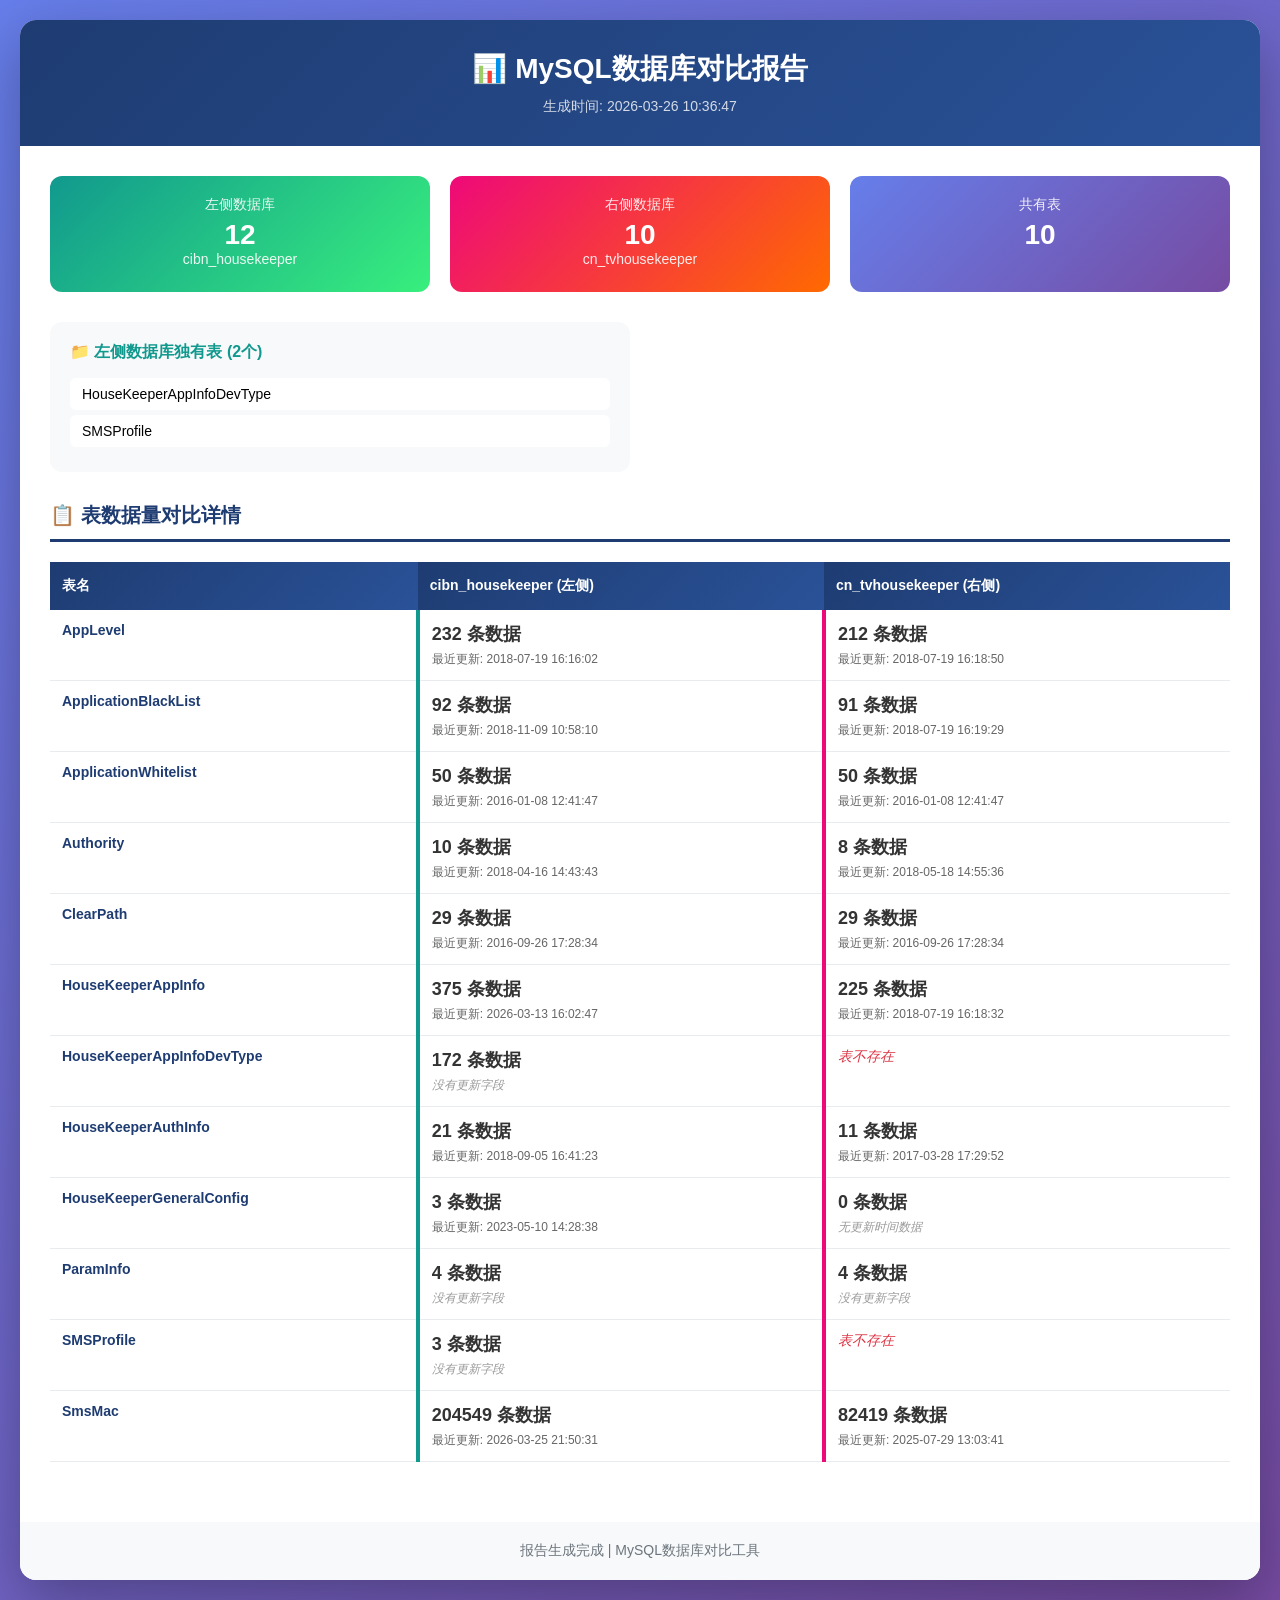
<file: modules/mysql/mysql_diff/static/reports/2026/03/5011_3411_diff_report_20260326_103647.html>
<!DOCTYPE html>
<html lang="zh-CN">
<head>
    <meta charset="UTF-8">
    <meta name="viewport" content="width=device-width, initial-scale=1.0">
    <title>MySQL数据库对比报告</title>
    <style>
        * {
            margin: 0;
            padding: 0;
            box-sizing: border-box;
        }
        body {
            font-family: -apple-system, BlinkMacSystemFont, "Segoe UI", Roboto, "Helvetica Neue", Arial, sans-serif;
            background: linear-gradient(135deg, #667eea 0%, #764ba2 100%);
            min-height: 100vh;
            padding: 20px;
        }
        .container {
            max-width: 1400px;
            margin: 0 auto;
            background: white;
            border-radius: 16px;
            box-shadow: 0 20px 60px rgba(0,0,0,0.3);
            overflow: hidden;
        }
        .header {
            background: linear-gradient(135deg, #1e3c72 0%, #2a5298 100%);
            color: white;
            padding: 30px;
            text-align: center;
        }
        .header h1 {
            font-size: 28px;
            margin-bottom: 10px;
        }
        .header .time {
            opacity: 0.8;
            font-size: 14px;
        }
        .content {
            padding: 30px;
        }
        .section {
            margin-bottom: 30px;
        }
        .section-title {
            font-size: 20px;
            color: #1e3c72;
            border-bottom: 3px solid #1e3c72;
            padding-bottom: 10px;
            margin-bottom: 20px;
        }
        .stats-grid {
            display: grid;
            grid-template-columns: repeat(auto-fit, minmax(200px, 1fr));
            gap: 20px;
            margin-bottom: 30px;
        }
        .stat-card {
            background: linear-gradient(135deg, #667eea 0%, #764ba2 100%);
            color: white;
            padding: 20px;
            border-radius: 12px;
            text-align: center;
        }
        .stat-card.left-db {
            background: linear-gradient(135deg, #11998e 0%, #38ef7d 100%);
        }
        .stat-card.right-db {
            background: linear-gradient(135deg, #ee0979 0%, #ff6a00 100%);
        }
        .stat-card .label {
            font-size: 14px;
            opacity: 0.9;
            margin-bottom: 5px;
        }
        .stat-card .value {
            font-size: 28px;
            font-weight: bold;
        }
        .unique-tables {
            display: grid;
            grid-template-columns: 1fr 1fr;
            gap: 20px;
            margin-bottom: 30px;
        }
        .unique-tables .box {
            background: #f8f9fa;
            border-radius: 12px;
            padding: 20px;
        }
        .unique-tables .box h3 {
            color: #495057;
            margin-bottom: 15px;
            font-size: 16px;
        }
        .unique-tables .box.left-db h3 {
            color: #11998e;
        }
        .unique-tables .box.right-db h3 {
            color: #ee0979;
        }
        .unique-tables ul {
            list-style: none;
            max-height: 200px;
            overflow-y: auto;
        }
        .unique-tables li {
            padding: 8px 12px;
            background: white;
            margin-bottom: 5px;
            border-radius: 6px;
            font-size: 14px;
        }
        .table-container {
            overflow-x: auto;
        }
        table {
            width: 100%;
            border-collapse: collapse;
            font-size: 14px;
        }
        th {
            background: linear-gradient(135deg, #1e3c72 0%, #2a5298 100%);
            color: white;
            padding: 15px 12px;
            text-align: left;
            font-weight: 600;
            position: sticky;
            top: 0;
        }
        td {
            padding: 12px;
            border-bottom: 1px solid #e9ecef;
            vertical-align: top;
        }
        tr:hover {
            background: #f8f9fa;
        }
        .table-name {
            font-weight: 600;
            color: #1e3c72;
            min-width: 150px;
        }
        .db-cell {
            min-width: 250px;
        }
        .db-cell.left-db {
            border-left: 4px solid #11998e;
        }
        .db-cell.right-db {
            border-left: 4px solid #ee0979;
        }
        .row-count {
            font-size: 18px;
            font-weight: bold;
            color: #333;
        }
        .update-time {
            font-size: 12px;
            color: #666;
            margin-top: 5px;
        }
        .no-update {
            color: #999;
            font-style: italic;
        }
        .table-not-exist {
            color: #dc3545;
            font-style: italic;
        }
        .diff-highlight {
            background: #fff3cd;
            padding: 2px 6px;
            border-radius: 4px;
        }
        .footer {
            text-align: center;
            padding: 20px;
            background: #f8f9fa;
            color: #6c757d;
            font-size: 14px;
        }
        @media (max-width: 768px) {
            .unique-tables {
                grid-template-columns: 1fr;
            }
            .stats-grid {
                grid-template-columns: 1fr;
            }
        }
    </style>
</head>
<body>
    <div class="container">
        <div class="header">
            <h1>📊 MySQL数据库对比报告</h1>
            <div class="time">生成时间: 2026-03-26 10:36:47</div>
        </div>
        <div class="content">
            <div class="section">
                <div class="stats-grid">
                    <div class="stat-card left-db">
                        <div class="label">左侧数据库</div>
                        <div class="value">12</div>
                        <div class="label">cibn_housekeeper</div>
                    </div>
                    <div class="stat-card right-db">
                        <div class="label">右侧数据库</div>
                        <div class="value">10</div>
                        <div class="label">cn_tvhousekeeper</div>
                    </div>
                    <div class="stat-card">
                        <div class="label">共有表</div>
                        <div class="value">10</div>
                    </div>
                </div>
            </div>
            <div class="section">
                <div class="unique-tables">
                    <div class="box left-db">
                        <h3>📁 左侧数据库独有表 (2个)</h3>
                        <ul><li>HouseKeeperAppInfoDevType</li><li>SMSProfile</li>
                        </ul>
                    </div>
                </div>
            </div>
            <div class="section">
                <h2 class="section-title">📋 表数据量对比详情</h2>
                <div class="table-container">
                    <table>
                        <thead>
                            <tr>
                                <th>表名</th>
                                <th>cibn_housekeeper (左侧)</th>
                                <th>cn_tvhousekeeper (右侧)</th>
                            </tr>
                        </thead>
                        <tbody>
                            <tr>
                                <td class="table-name">AppLevel</td>
                                <td class="db-cell left-db">
                    <div class="row-count">232 条数据</div>
                    <div class="update-time">最近更新: 2018-07-19 16:16:02</div>
                                </td>
                                <td class="db-cell right-db">
                    <div class="row-count">212 条数据</div>
                    <div class="update-time">最近更新: 2018-07-19 16:18:50</div>
                                </td>
                            </tr>
                            <tr>
                                <td class="table-name">ApplicationBlackList</td>
                                <td class="db-cell left-db">
                    <div class="row-count">92 条数据</div>
                    <div class="update-time">最近更新: 2018-11-09 10:58:10</div>
                                </td>
                                <td class="db-cell right-db">
                    <div class="row-count">91 条数据</div>
                    <div class="update-time">最近更新: 2018-07-19 16:19:29</div>
                                </td>
                            </tr>
                            <tr>
                                <td class="table-name">ApplicationWhitelist</td>
                                <td class="db-cell left-db">
                    <div class="row-count">50 条数据</div>
                    <div class="update-time">最近更新: 2016-01-08 12:41:47</div>
                                </td>
                                <td class="db-cell right-db">
                    <div class="row-count">50 条数据</div>
                    <div class="update-time">最近更新: 2016-01-08 12:41:47</div>
                                </td>
                            </tr>
                            <tr>
                                <td class="table-name">Authority</td>
                                <td class="db-cell left-db">
                    <div class="row-count">10 条数据</div>
                    <div class="update-time">最近更新: 2018-04-16 14:43:43</div>
                                </td>
                                <td class="db-cell right-db">
                    <div class="row-count">8 条数据</div>
                    <div class="update-time">最近更新: 2018-05-18 14:55:36</div>
                                </td>
                            </tr>
                            <tr>
                                <td class="table-name">ClearPath</td>
                                <td class="db-cell left-db">
                    <div class="row-count">29 条数据</div>
                    <div class="update-time">最近更新: 2016-09-26 17:28:34</div>
                                </td>
                                <td class="db-cell right-db">
                    <div class="row-count">29 条数据</div>
                    <div class="update-time">最近更新: 2016-09-26 17:28:34</div>
                                </td>
                            </tr>
                            <tr>
                                <td class="table-name">HouseKeeperAppInfo</td>
                                <td class="db-cell left-db">
                    <div class="row-count">375 条数据</div>
                    <div class="update-time">最近更新: 2026-03-13 16:02:47</div>
                                </td>
                                <td class="db-cell right-db">
                    <div class="row-count">225 条数据</div>
                    <div class="update-time">最近更新: 2018-07-19 16:18:32</div>
                                </td>
                            </tr>
                            <tr>
                                <td class="table-name">HouseKeeperAppInfoDevType</td>
                                <td class="db-cell left-db">
                    <div class="row-count">172 条数据</div>
                    <div class="update-time no-update">没有更新字段</div>
                                </td>
                                <td class="db-cell right-db">
                    <div class="table-not-exist">表不存在</div>
                                </td>
                            </tr>
                            <tr>
                                <td class="table-name">HouseKeeperAuthInfo</td>
                                <td class="db-cell left-db">
                    <div class="row-count">21 条数据</div>
                    <div class="update-time">最近更新: 2018-09-05 16:41:23</div>
                                </td>
                                <td class="db-cell right-db">
                    <div class="row-count">11 条数据</div>
                    <div class="update-time">最近更新: 2017-03-28 17:29:52</div>
                                </td>
                            </tr>
                            <tr>
                                <td class="table-name">HouseKeeperGeneralConfig</td>
                                <td class="db-cell left-db">
                    <div class="row-count">3 条数据</div>
                    <div class="update-time">最近更新: 2023-05-10 14:28:38</div>
                                </td>
                                <td class="db-cell right-db">
                    <div class="row-count">0 条数据</div>
                    <div class="update-time no-update">无更新时间数据</div>
                                </td>
                            </tr>
                            <tr>
                                <td class="table-name">ParamInfo</td>
                                <td class="db-cell left-db">
                    <div class="row-count">4 条数据</div>
                    <div class="update-time no-update">没有更新字段</div>
                                </td>
                                <td class="db-cell right-db">
                    <div class="row-count">4 条数据</div>
                    <div class="update-time no-update">没有更新字段</div>
                                </td>
                            </tr>
                            <tr>
                                <td class="table-name">SMSProfile</td>
                                <td class="db-cell left-db">
                    <div class="row-count">3 条数据</div>
                    <div class="update-time no-update">没有更新字段</div>
                                </td>
                                <td class="db-cell right-db">
                    <div class="table-not-exist">表不存在</div>
                                </td>
                            </tr>
                            <tr>
                                <td class="table-name">SmsMac</td>
                                <td class="db-cell left-db">
                    <div class="row-count">204549 条数据</div>
                    <div class="update-time">最近更新: 2026-03-25 21:50:31</div>
                                </td>
                                <td class="db-cell right-db">
                    <div class="row-count">82419 条数据</div>
                    <div class="update-time">最近更新: 2025-07-29 13:03:41</div>
                                </td>
                            </tr>
                        </tbody>
                    </table>
                </div>
            </div>
        </div>
        <div class="footer">
            报告生成完成 | MySQL数据库对比工具
        </div>
    </div>
</body>
</html>
</file>
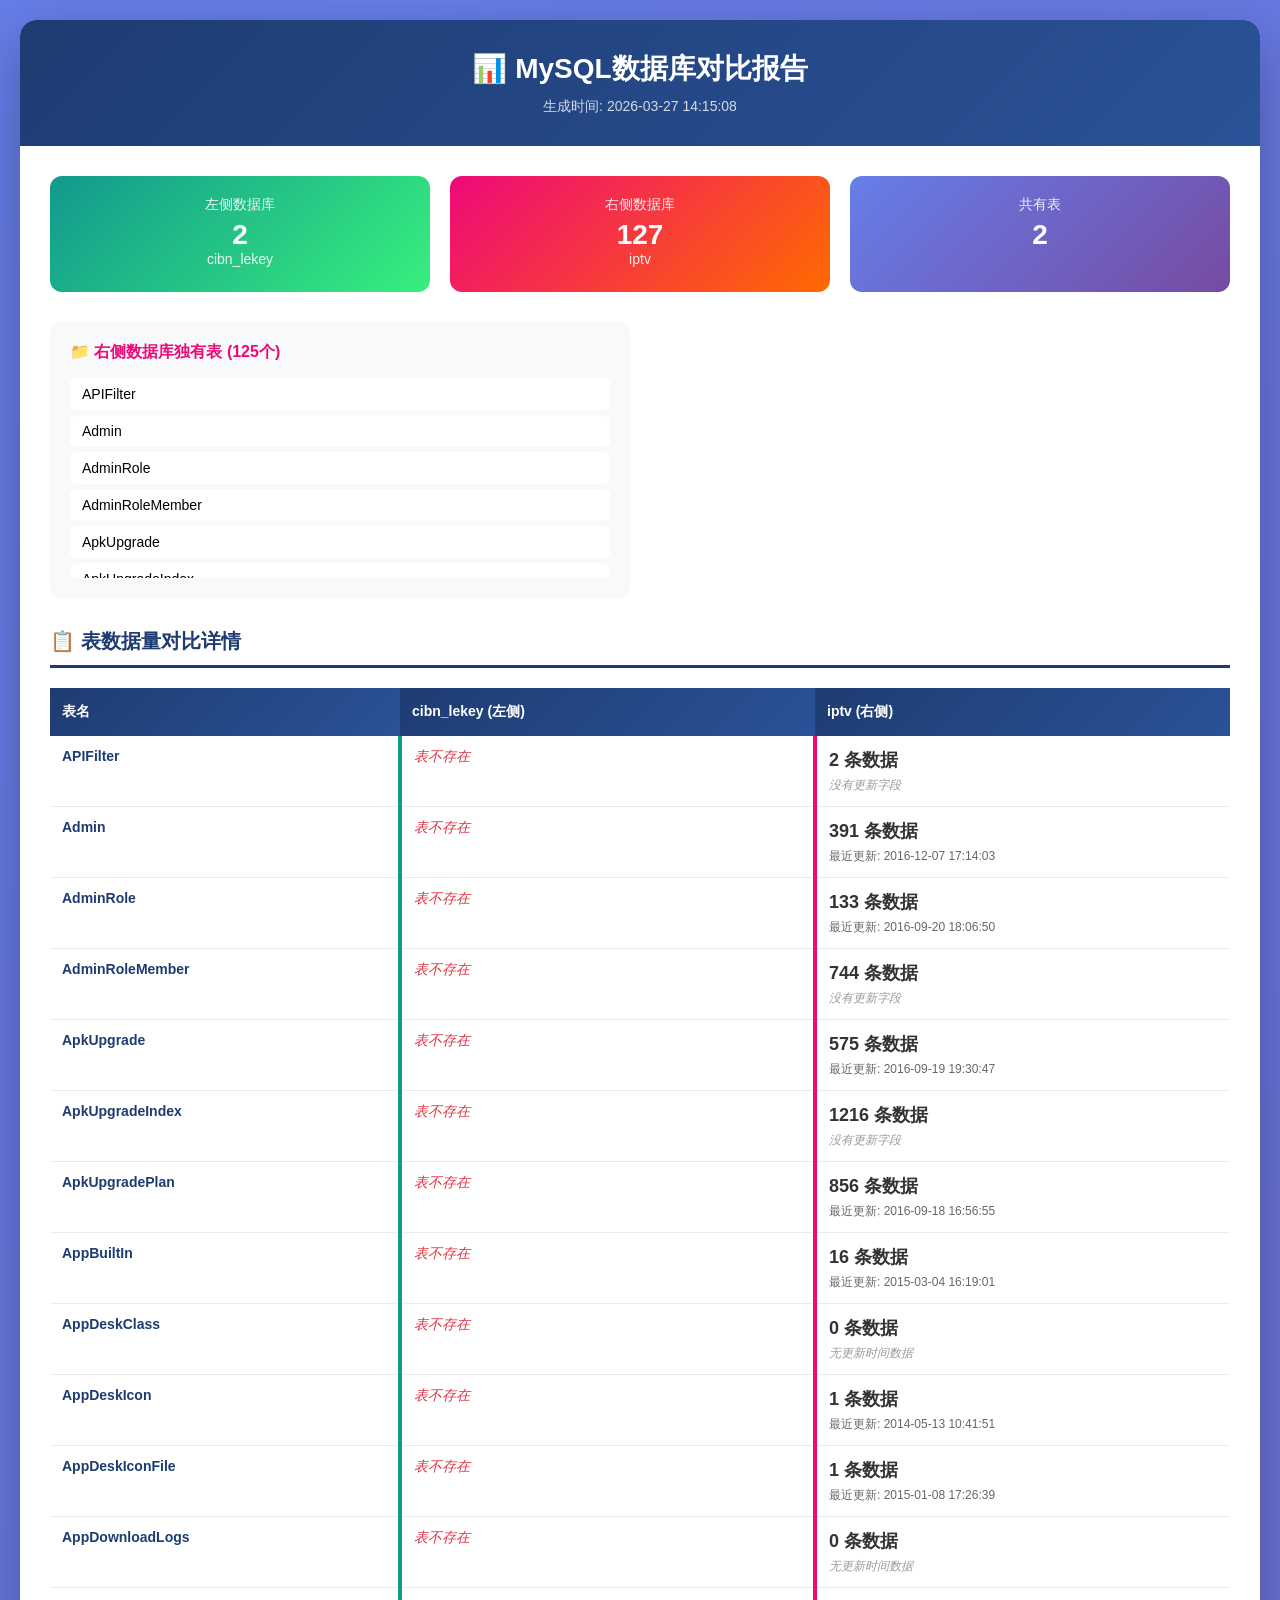
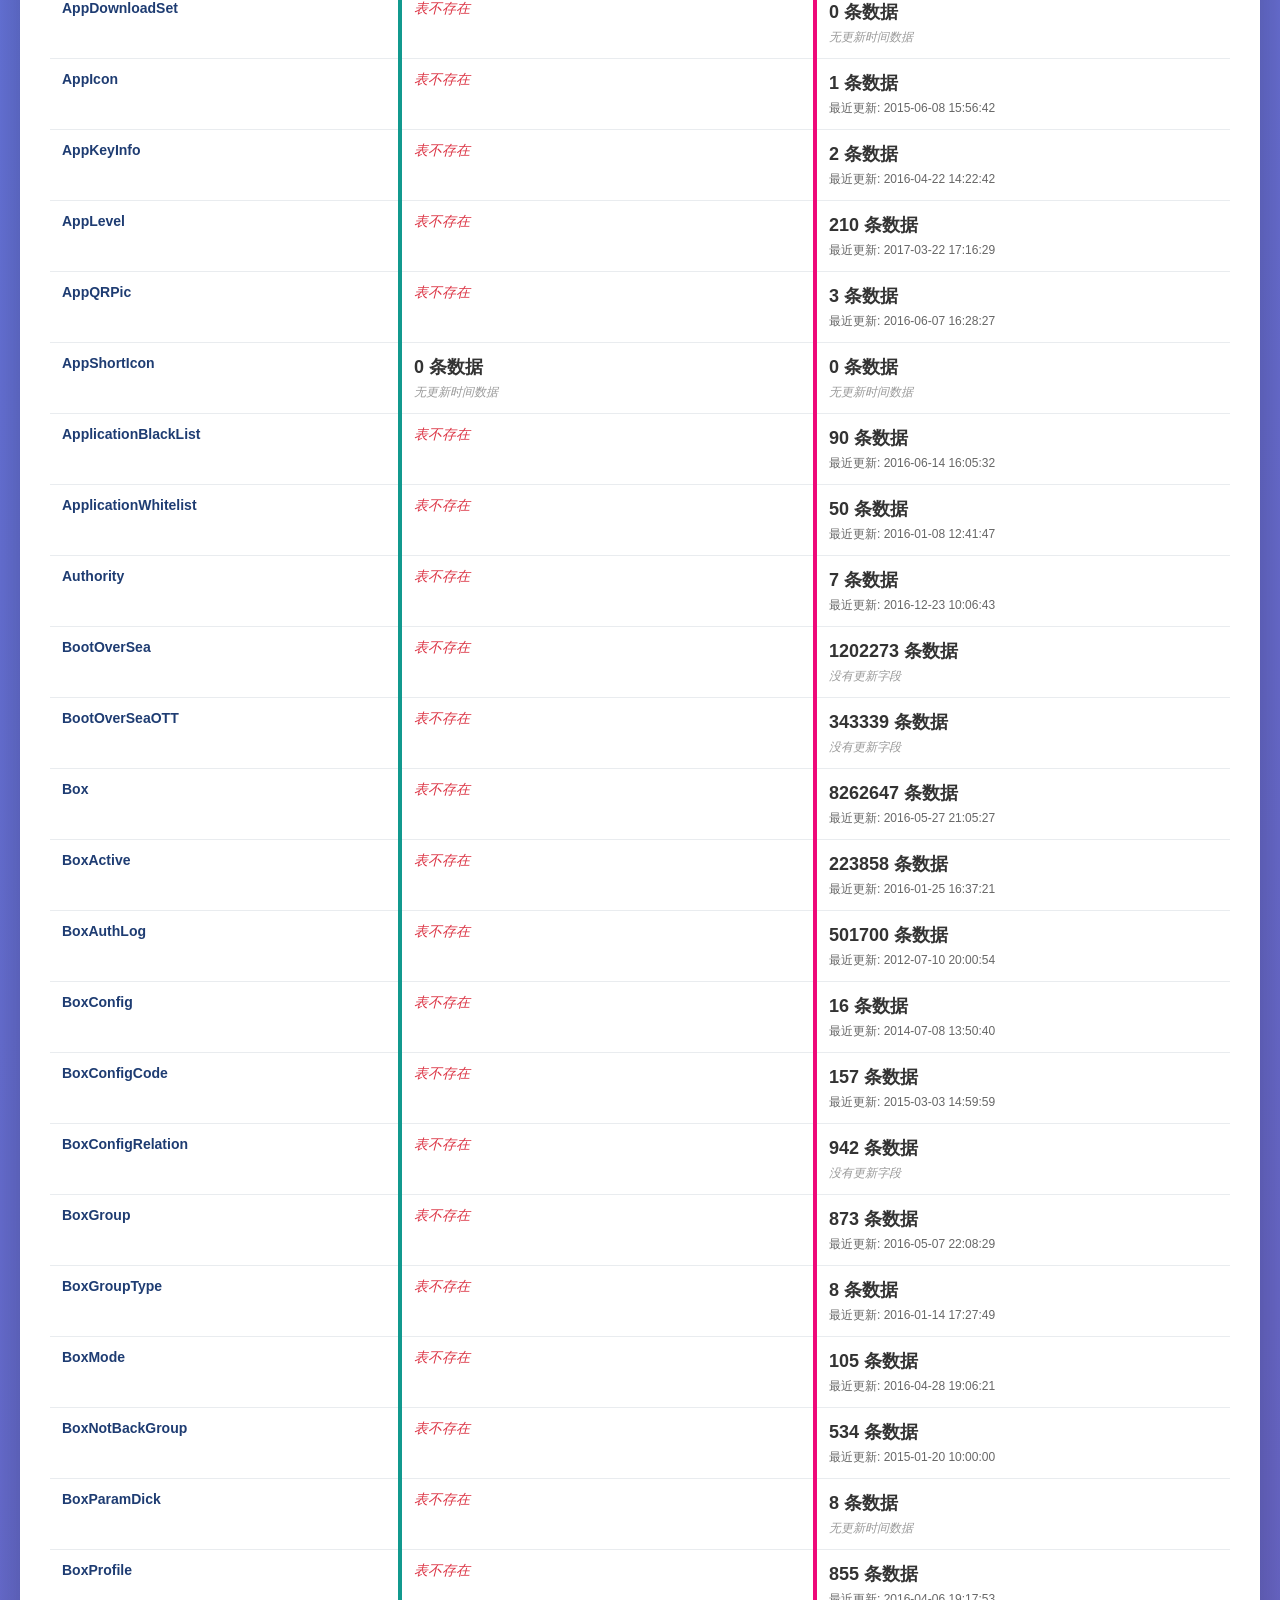
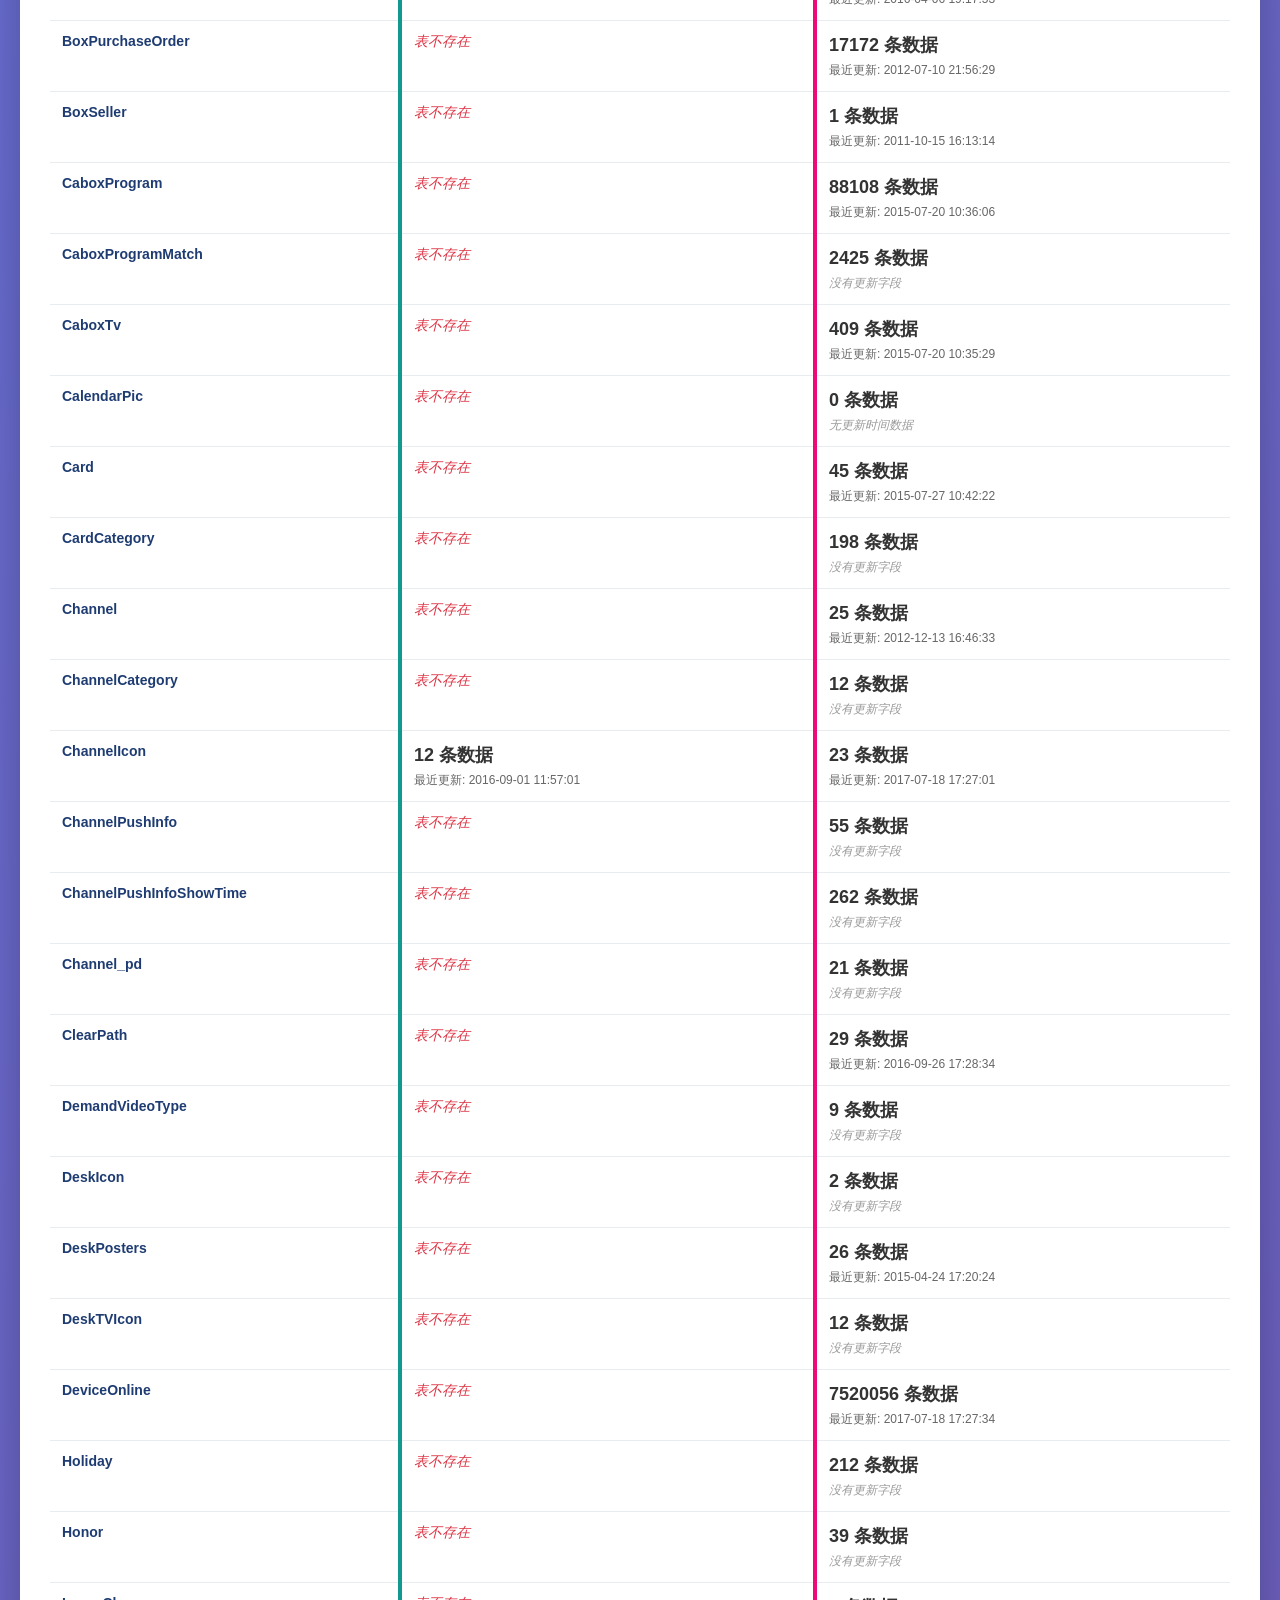
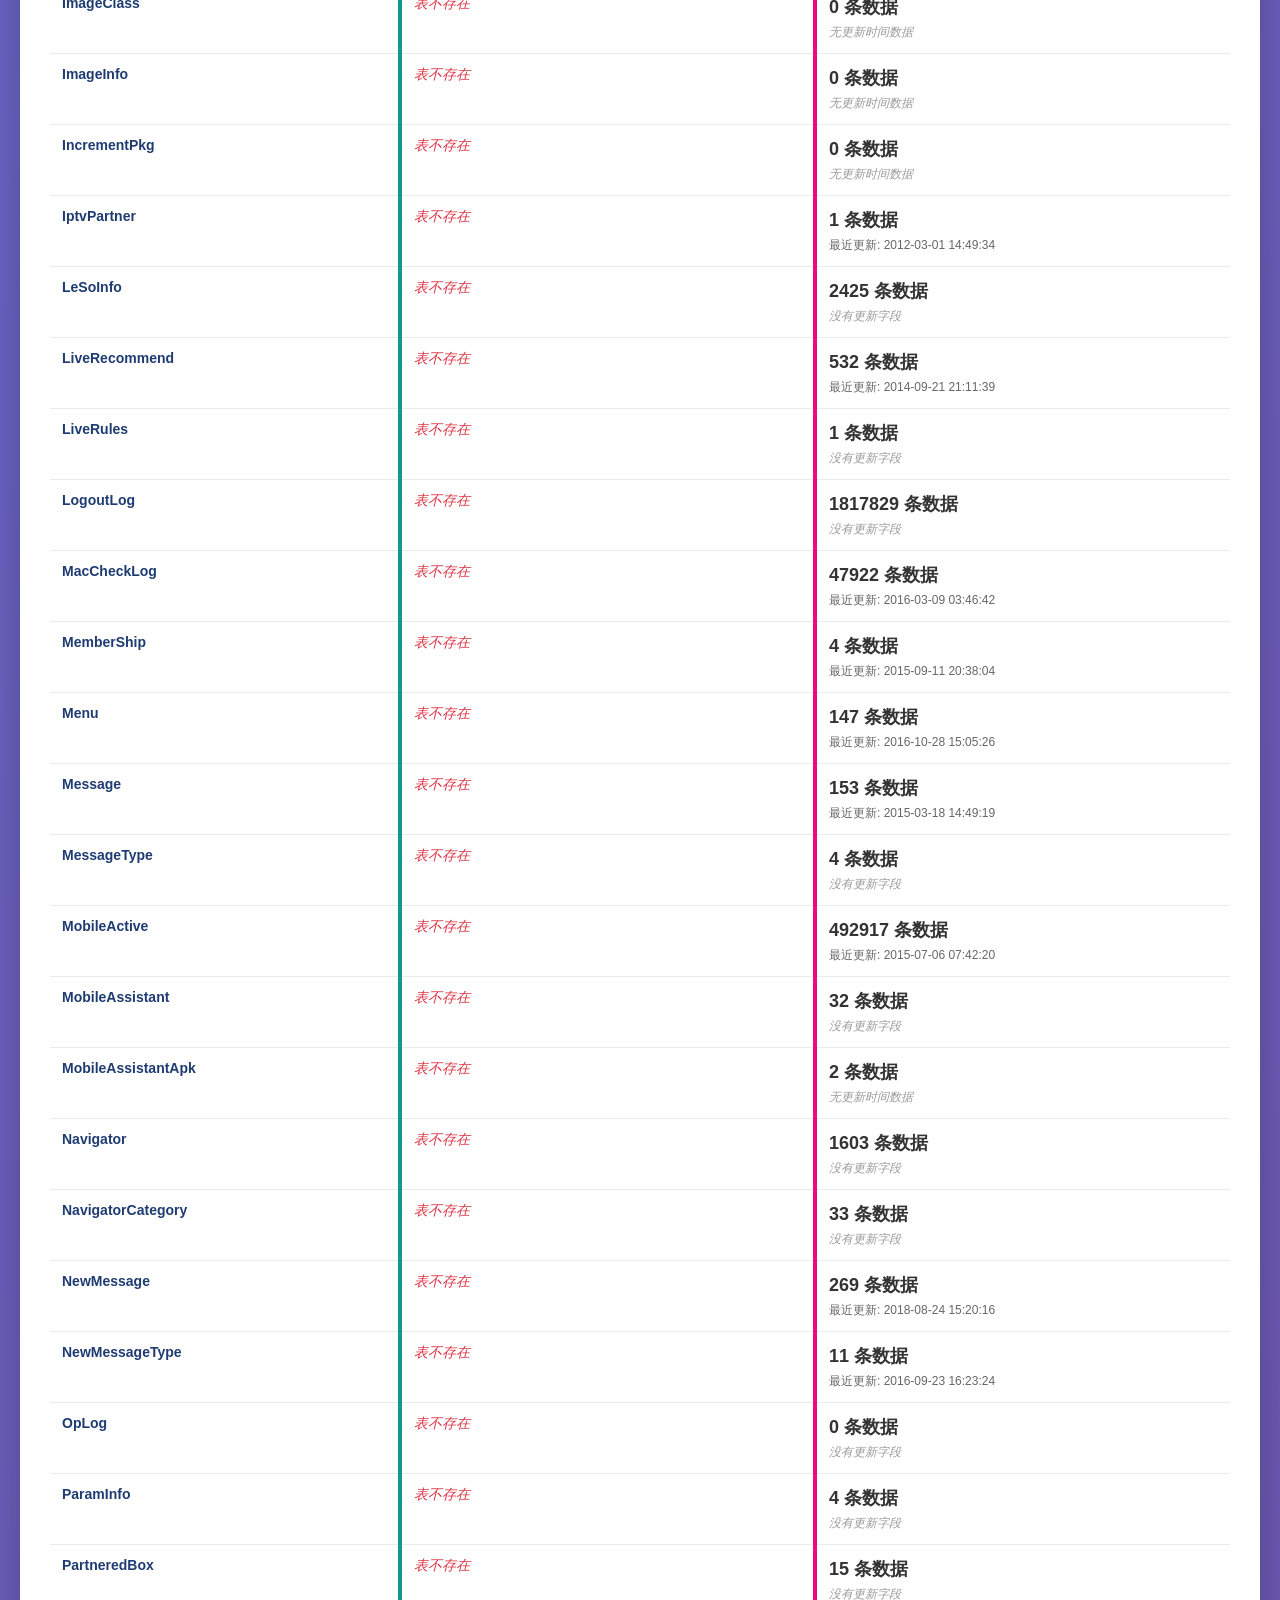
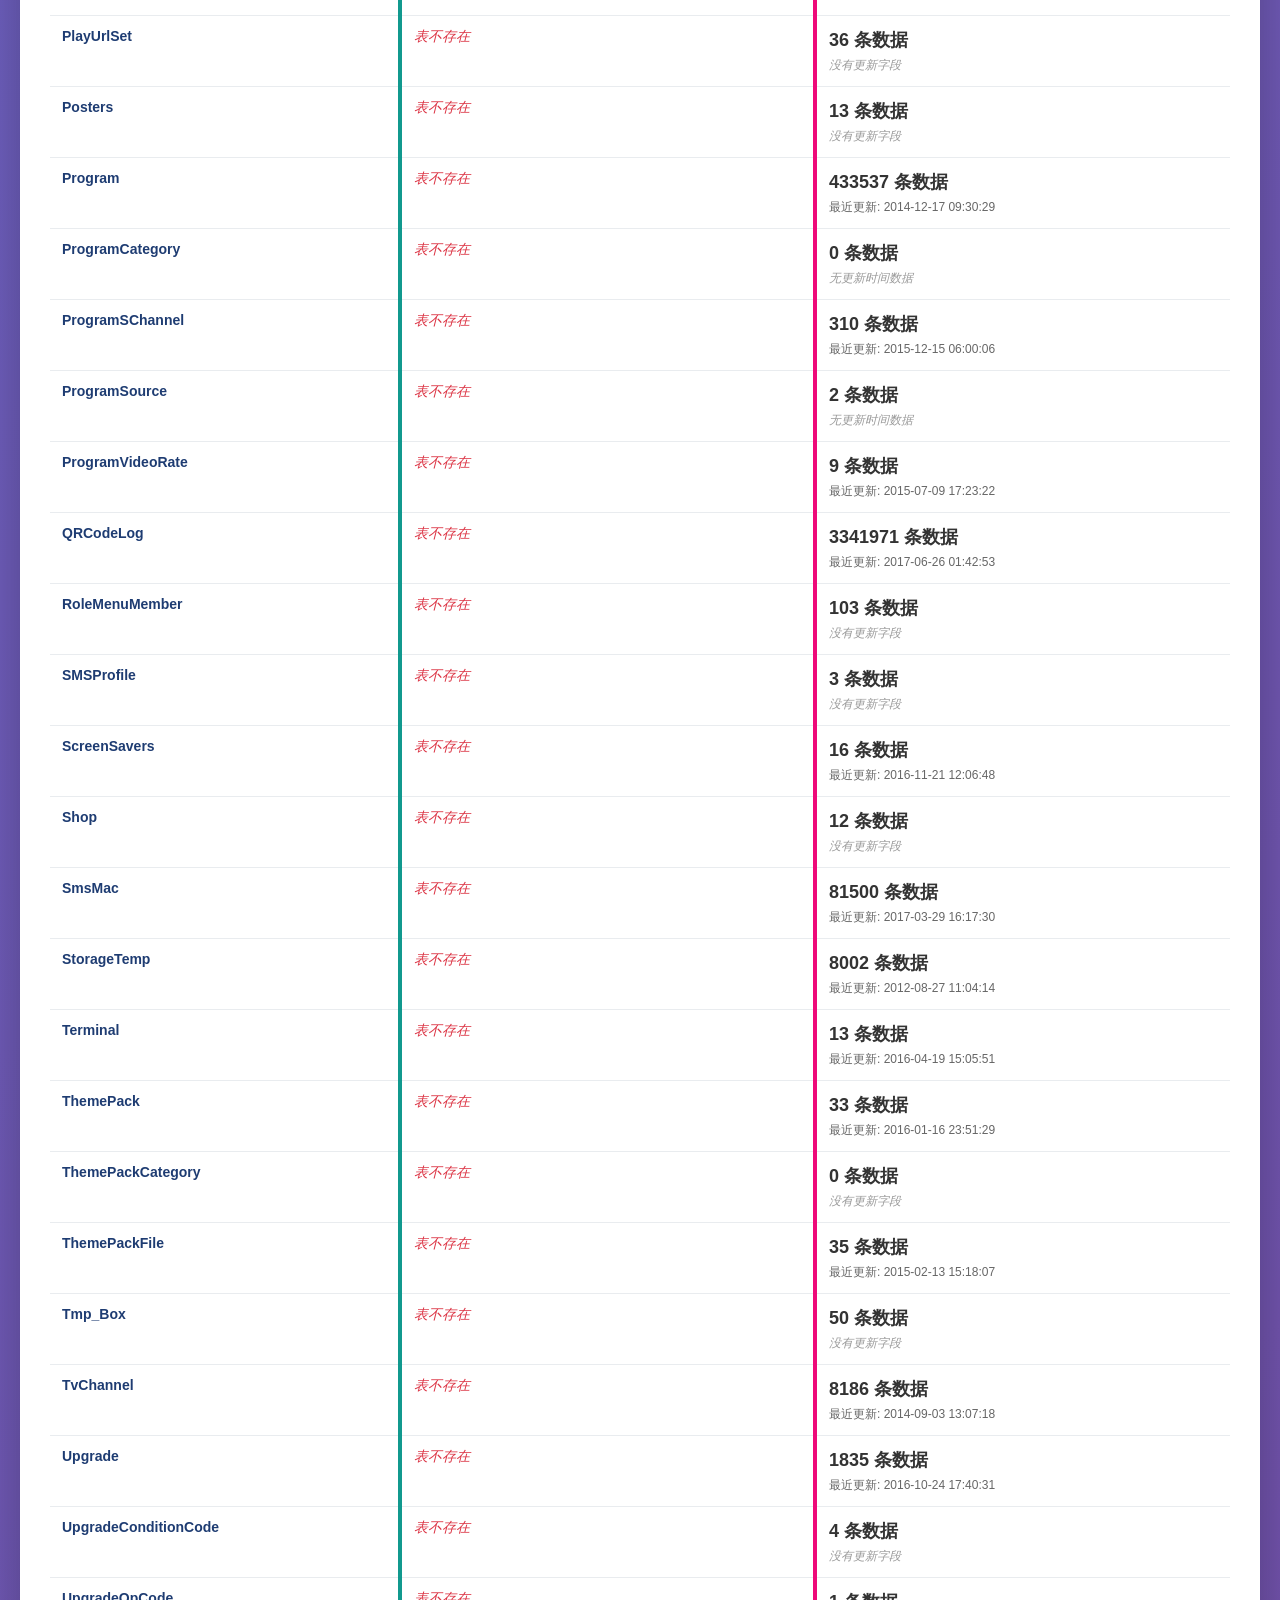
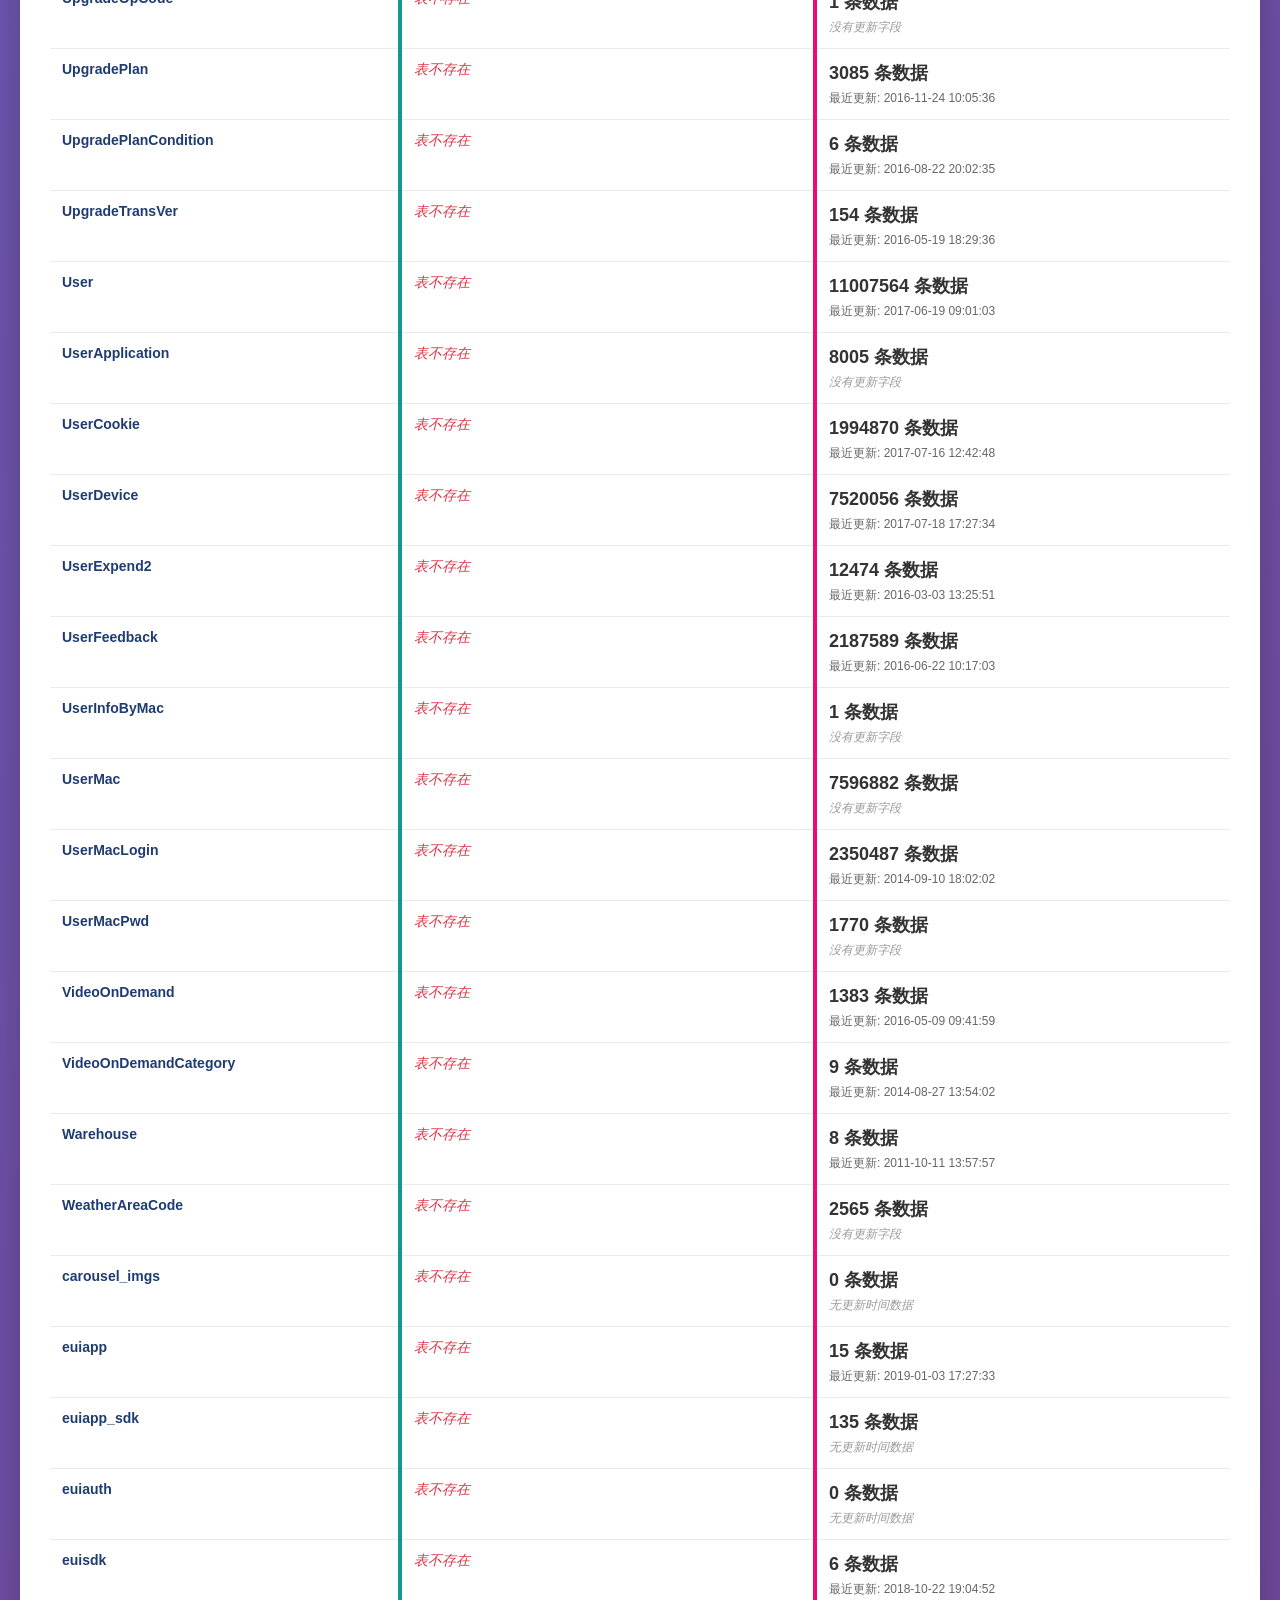
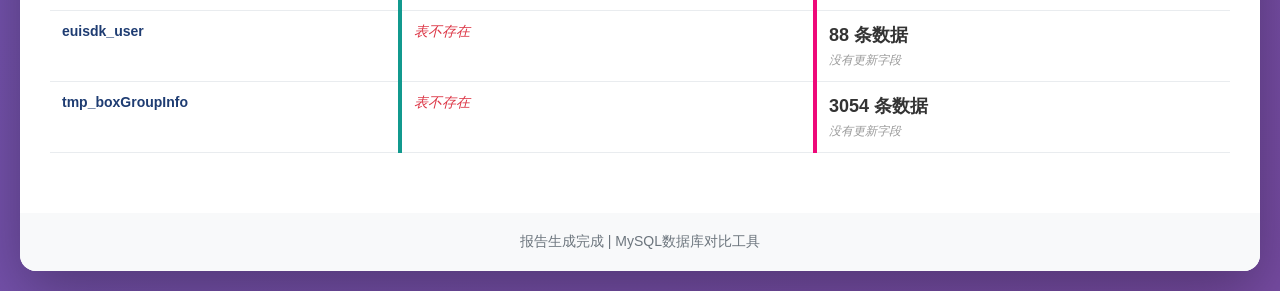
<file: modules/mysql/mysql_diff/static/reports/2026/03/5011_3411_diff_report_20260327_141508.html>
<!DOCTYPE html>
<html lang="zh-CN">
<head>
    <meta charset="UTF-8">
    <meta name="viewport" content="width=device-width, initial-scale=1.0">
    <title>MySQL数据库对比报告</title>
    <style>
        * {
            margin: 0;
            padding: 0;
            box-sizing: border-box;
        }
        body {
            font-family: -apple-system, BlinkMacSystemFont, "Segoe UI", Roboto, "Helvetica Neue", Arial, sans-serif;
            background: linear-gradient(135deg, #667eea 0%, #764ba2 100%);
            min-height: 100vh;
            padding: 20px;
        }
        .container {
            max-width: 1400px;
            margin: 0 auto;
            background: white;
            border-radius: 16px;
            box-shadow: 0 20px 60px rgba(0,0,0,0.3);
            overflow: hidden;
        }
        .header {
            background: linear-gradient(135deg, #1e3c72 0%, #2a5298 100%);
            color: white;
            padding: 30px;
            text-align: center;
        }
        .header h1 {
            font-size: 28px;
            margin-bottom: 10px;
        }
        .header .time {
            opacity: 0.8;
            font-size: 14px;
        }
        .content {
            padding: 30px;
        }
        .section {
            margin-bottom: 30px;
        }
        .section-title {
            font-size: 20px;
            color: #1e3c72;
            border-bottom: 3px solid #1e3c72;
            padding-bottom: 10px;
            margin-bottom: 20px;
        }
        .stats-grid {
            display: grid;
            grid-template-columns: repeat(auto-fit, minmax(200px, 1fr));
            gap: 20px;
            margin-bottom: 30px;
        }
        .stat-card {
            background: linear-gradient(135deg, #667eea 0%, #764ba2 100%);
            color: white;
            padding: 20px;
            border-radius: 12px;
            text-align: center;
        }
        .stat-card.left-db {
            background: linear-gradient(135deg, #11998e 0%, #38ef7d 100%);
        }
        .stat-card.right-db {
            background: linear-gradient(135deg, #ee0979 0%, #ff6a00 100%);
        }
        .stat-card .label {
            font-size: 14px;
            opacity: 0.9;
            margin-bottom: 5px;
        }
        .stat-card .value {
            font-size: 28px;
            font-weight: bold;
        }
        .unique-tables {
            display: grid;
            grid-template-columns: 1fr 1fr;
            gap: 20px;
            margin-bottom: 30px;
        }
        .unique-tables .box {
            background: #f8f9fa;
            border-radius: 12px;
            padding: 20px;
        }
        .unique-tables .box h3 {
            color: #495057;
            margin-bottom: 15px;
            font-size: 16px;
        }
        .unique-tables .box.left-db h3 {
            color: #11998e;
        }
        .unique-tables .box.right-db h3 {
            color: #ee0979;
        }
        .unique-tables ul {
            list-style: none;
            max-height: 200px;
            overflow-y: auto;
        }
        .unique-tables li {
            padding: 8px 12px;
            background: white;
            margin-bottom: 5px;
            border-radius: 6px;
            font-size: 14px;
        }
        .table-container {
            overflow-x: auto;
        }
        table {
            width: 100%;
            border-collapse: collapse;
            font-size: 14px;
        }
        th {
            background: linear-gradient(135deg, #1e3c72 0%, #2a5298 100%);
            color: white;
            padding: 15px 12px;
            text-align: left;
            font-weight: 600;
            position: sticky;
            top: 0;
        }
        td {
            padding: 12px;
            border-bottom: 1px solid #e9ecef;
            vertical-align: top;
        }
        tr:hover {
            background: #f8f9fa;
        }
        .table-name {
            font-weight: 600;
            color: #1e3c72;
            min-width: 150px;
        }
        .db-cell {
            min-width: 250px;
        }
        .db-cell.left-db {
            border-left: 4px solid #11998e;
        }
        .db-cell.right-db {
            border-left: 4px solid #ee0979;
        }
        .row-count {
            font-size: 18px;
            font-weight: bold;
            color: #333;
        }
        .update-time {
            font-size: 12px;
            color: #666;
            margin-top: 5px;
        }
        .no-update {
            color: #999;
            font-style: italic;
        }
        .table-not-exist {
            color: #dc3545;
            font-style: italic;
        }
        .diff-highlight {
            background: #fff3cd;
            padding: 2px 6px;
            border-radius: 4px;
        }
        .footer {
            text-align: center;
            padding: 20px;
            background: #f8f9fa;
            color: #6c757d;
            font-size: 14px;
        }
        @media (max-width: 768px) {
            .unique-tables {
                grid-template-columns: 1fr;
            }
            .stats-grid {
                grid-template-columns: 1fr;
            }
        }
    </style>
</head>
<body>
    <div class="container">
        <div class="header">
            <h1>📊 MySQL数据库对比报告</h1>
            <div class="time">生成时间: 2026-03-27 14:15:08</div>
        </div>
        <div class="content">
            <div class="section">
                <div class="stats-grid">
                    <div class="stat-card left-db">
                        <div class="label">左侧数据库</div>
                        <div class="value">2</div>
                        <div class="label">cibn_lekey</div>
                    </div>
                    <div class="stat-card right-db">
                        <div class="label">右侧数据库</div>
                        <div class="value">127</div>
                        <div class="label">iptv</div>
                    </div>
                    <div class="stat-card">
                        <div class="label">共有表</div>
                        <div class="value">2</div>
                    </div>
                </div>
            </div>
            <div class="section">
                <div class="unique-tables">
                    <div class="box right-db">
                        <h3>📁 右侧数据库独有表 (125个)</h3>
                        <ul><li>APIFilter</li><li>Admin</li><li>AdminRole</li><li>AdminRoleMember</li><li>ApkUpgrade</li><li>ApkUpgradeIndex</li><li>ApkUpgradePlan</li><li>AppBuiltIn</li><li>AppDeskClass</li><li>AppDeskIcon</li><li>AppDeskIconFile</li><li>AppDownloadLogs</li><li>AppDownloadSet</li><li>AppIcon</li><li>AppKeyInfo</li><li>AppLevel</li><li>AppQRPic</li><li>ApplicationBlackList</li><li>ApplicationWhitelist</li><li>Authority</li><li>BootOverSea</li><li>BootOverSeaOTT</li><li>Box</li><li>BoxActive</li><li>BoxAuthLog</li><li>BoxConfig</li><li>BoxConfigCode</li><li>BoxConfigRelation</li><li>BoxGroup</li><li>BoxGroupType</li><li>BoxMode</li><li>BoxNotBackGroup</li><li>BoxParamDick</li><li>BoxProfile</li><li>BoxPurchaseOrder</li><li>BoxSeller</li><li>CaboxProgram</li><li>CaboxProgramMatch</li><li>CaboxTv</li><li>CalendarPic</li><li>Card</li><li>CardCategory</li><li>Channel</li><li>ChannelCategory</li><li>ChannelPushInfo</li><li>ChannelPushInfoShowTime</li><li>Channel_pd</li><li>ClearPath</li><li>DemandVideoType</li><li>DeskIcon</li><li>DeskPosters</li><li>DeskTVIcon</li><li>DeviceOnline</li><li>Holiday</li><li>Honor</li><li>ImageClass</li><li>ImageInfo</li><li>IncrementPkg</li><li>IptvPartner</li><li>LeSoInfo</li><li>LiveRecommend</li><li>LiveRules</li><li>LogoutLog</li><li>MacCheckLog</li><li>MemberShip</li><li>Menu</li><li>Message</li><li>MessageType</li><li>MobileActive</li><li>MobileAssistant</li><li>MobileAssistantApk</li><li>Navigator</li><li>NavigatorCategory</li><li>NewMessage</li><li>NewMessageType</li><li>OpLog</li><li>ParamInfo</li><li>PartneredBox</li><li>PlayUrlSet</li><li>Posters</li><li>Program</li><li>ProgramCategory</li><li>ProgramSChannel</li><li>ProgramSource</li><li>ProgramVideoRate</li><li>QRCodeLog</li><li>RoleMenuMember</li><li>SMSProfile</li><li>ScreenSavers</li><li>Shop</li><li>SmsMac</li><li>StorageTemp</li><li>Terminal</li><li>ThemePack</li><li>ThemePackCategory</li><li>ThemePackFile</li><li>Tmp_Box</li><li>TvChannel</li><li>Upgrade</li><li>UpgradeConditionCode</li><li>UpgradeOpCode</li><li>UpgradePlan</li><li>UpgradePlanCondition</li><li>UpgradeTransVer</li><li>User</li><li>UserApplication</li><li>UserCookie</li><li>UserDevice</li><li>UserExpend2</li><li>UserFeedback</li><li>UserInfoByMac</li><li>UserMac</li><li>UserMacLogin</li><li>UserMacPwd</li><li>VideoOnDemand</li><li>VideoOnDemandCategory</li><li>Warehouse</li><li>WeatherAreaCode</li><li>carousel_imgs</li><li>euiapp</li><li>euiapp_sdk</li><li>euiauth</li><li>euisdk</li><li>euisdk_user</li><li>tmp_boxGroupInfo</li>
                        </ul>
                    </div>
                </div>
            </div>
            <div class="section">
                <h2 class="section-title">📋 表数据量对比详情</h2>
                <div class="table-container">
                    <table>
                        <thead>
                            <tr>
                                <th>表名</th>
                                <th>cibn_lekey (左侧)</th>
                                <th>iptv (右侧)</th>
                            </tr>
                        </thead>
                        <tbody>
                            <tr>
                                <td class="table-name">APIFilter</td>
                                <td class="db-cell left-db">
                    <div class="table-not-exist">表不存在</div>
                                </td>
                                <td class="db-cell right-db">
                    <div class="row-count">2 条数据</div>
                    <div class="update-time no-update">没有更新字段</div>
                                </td>
                            </tr>
                            <tr>
                                <td class="table-name">Admin</td>
                                <td class="db-cell left-db">
                    <div class="table-not-exist">表不存在</div>
                                </td>
                                <td class="db-cell right-db">
                    <div class="row-count">391 条数据</div>
                    <div class="update-time">最近更新: 2016-12-07 17:14:03</div>
                                </td>
                            </tr>
                            <tr>
                                <td class="table-name">AdminRole</td>
                                <td class="db-cell left-db">
                    <div class="table-not-exist">表不存在</div>
                                </td>
                                <td class="db-cell right-db">
                    <div class="row-count">133 条数据</div>
                    <div class="update-time">最近更新: 2016-09-20 18:06:50</div>
                                </td>
                            </tr>
                            <tr>
                                <td class="table-name">AdminRoleMember</td>
                                <td class="db-cell left-db">
                    <div class="table-not-exist">表不存在</div>
                                </td>
                                <td class="db-cell right-db">
                    <div class="row-count">744 条数据</div>
                    <div class="update-time no-update">没有更新字段</div>
                                </td>
                            </tr>
                            <tr>
                                <td class="table-name">ApkUpgrade</td>
                                <td class="db-cell left-db">
                    <div class="table-not-exist">表不存在</div>
                                </td>
                                <td class="db-cell right-db">
                    <div class="row-count">575 条数据</div>
                    <div class="update-time">最近更新: 2016-09-19 19:30:47</div>
                                </td>
                            </tr>
                            <tr>
                                <td class="table-name">ApkUpgradeIndex</td>
                                <td class="db-cell left-db">
                    <div class="table-not-exist">表不存在</div>
                                </td>
                                <td class="db-cell right-db">
                    <div class="row-count">1216 条数据</div>
                    <div class="update-time no-update">没有更新字段</div>
                                </td>
                            </tr>
                            <tr>
                                <td class="table-name">ApkUpgradePlan</td>
                                <td class="db-cell left-db">
                    <div class="table-not-exist">表不存在</div>
                                </td>
                                <td class="db-cell right-db">
                    <div class="row-count">856 条数据</div>
                    <div class="update-time">最近更新: 2016-09-18 16:56:55</div>
                                </td>
                            </tr>
                            <tr>
                                <td class="table-name">AppBuiltIn</td>
                                <td class="db-cell left-db">
                    <div class="table-not-exist">表不存在</div>
                                </td>
                                <td class="db-cell right-db">
                    <div class="row-count">16 条数据</div>
                    <div class="update-time">最近更新: 2015-03-04 16:19:01</div>
                                </td>
                            </tr>
                            <tr>
                                <td class="table-name">AppDeskClass</td>
                                <td class="db-cell left-db">
                    <div class="table-not-exist">表不存在</div>
                                </td>
                                <td class="db-cell right-db">
                    <div class="row-count">0 条数据</div>
                    <div class="update-time no-update">无更新时间数据</div>
                                </td>
                            </tr>
                            <tr>
                                <td class="table-name">AppDeskIcon</td>
                                <td class="db-cell left-db">
                    <div class="table-not-exist">表不存在</div>
                                </td>
                                <td class="db-cell right-db">
                    <div class="row-count">1 条数据</div>
                    <div class="update-time">最近更新: 2014-05-13 10:41:51</div>
                                </td>
                            </tr>
                            <tr>
                                <td class="table-name">AppDeskIconFile</td>
                                <td class="db-cell left-db">
                    <div class="table-not-exist">表不存在</div>
                                </td>
                                <td class="db-cell right-db">
                    <div class="row-count">1 条数据</div>
                    <div class="update-time">最近更新: 2015-01-08 17:26:39</div>
                                </td>
                            </tr>
                            <tr>
                                <td class="table-name">AppDownloadLogs</td>
                                <td class="db-cell left-db">
                    <div class="table-not-exist">表不存在</div>
                                </td>
                                <td class="db-cell right-db">
                    <div class="row-count">0 条数据</div>
                    <div class="update-time no-update">无更新时间数据</div>
                                </td>
                            </tr>
                            <tr>
                                <td class="table-name">AppDownloadSet</td>
                                <td class="db-cell left-db">
                    <div class="table-not-exist">表不存在</div>
                                </td>
                                <td class="db-cell right-db">
                    <div class="row-count">0 条数据</div>
                    <div class="update-time no-update">无更新时间数据</div>
                                </td>
                            </tr>
                            <tr>
                                <td class="table-name">AppIcon</td>
                                <td class="db-cell left-db">
                    <div class="table-not-exist">表不存在</div>
                                </td>
                                <td class="db-cell right-db">
                    <div class="row-count">1 条数据</div>
                    <div class="update-time">最近更新: 2015-06-08 15:56:42</div>
                                </td>
                            </tr>
                            <tr>
                                <td class="table-name">AppKeyInfo</td>
                                <td class="db-cell left-db">
                    <div class="table-not-exist">表不存在</div>
                                </td>
                                <td class="db-cell right-db">
                    <div class="row-count">2 条数据</div>
                    <div class="update-time">最近更新: 2016-04-22 14:22:42</div>
                                </td>
                            </tr>
                            <tr>
                                <td class="table-name">AppLevel</td>
                                <td class="db-cell left-db">
                    <div class="table-not-exist">表不存在</div>
                                </td>
                                <td class="db-cell right-db">
                    <div class="row-count">210 条数据</div>
                    <div class="update-time">最近更新: 2017-03-22 17:16:29</div>
                                </td>
                            </tr>
                            <tr>
                                <td class="table-name">AppQRPic</td>
                                <td class="db-cell left-db">
                    <div class="table-not-exist">表不存在</div>
                                </td>
                                <td class="db-cell right-db">
                    <div class="row-count">3 条数据</div>
                    <div class="update-time">最近更新: 2016-06-07 16:28:27</div>
                                </td>
                            </tr>
                            <tr>
                                <td class="table-name">AppShortIcon</td>
                                <td class="db-cell left-db">
                    <div class="row-count">0 条数据</div>
                    <div class="update-time no-update">无更新时间数据</div>
                                </td>
                                <td class="db-cell right-db">
                    <div class="row-count">0 条数据</div>
                    <div class="update-time no-update">无更新时间数据</div>
                                </td>
                            </tr>
                            <tr>
                                <td class="table-name">ApplicationBlackList</td>
                                <td class="db-cell left-db">
                    <div class="table-not-exist">表不存在</div>
                                </td>
                                <td class="db-cell right-db">
                    <div class="row-count">90 条数据</div>
                    <div class="update-time">最近更新: 2016-06-14 16:05:32</div>
                                </td>
                            </tr>
                            <tr>
                                <td class="table-name">ApplicationWhitelist</td>
                                <td class="db-cell left-db">
                    <div class="table-not-exist">表不存在</div>
                                </td>
                                <td class="db-cell right-db">
                    <div class="row-count">50 条数据</div>
                    <div class="update-time">最近更新: 2016-01-08 12:41:47</div>
                                </td>
                            </tr>
                            <tr>
                                <td class="table-name">Authority</td>
                                <td class="db-cell left-db">
                    <div class="table-not-exist">表不存在</div>
                                </td>
                                <td class="db-cell right-db">
                    <div class="row-count">7 条数据</div>
                    <div class="update-time">最近更新: 2016-12-23 10:06:43</div>
                                </td>
                            </tr>
                            <tr>
                                <td class="table-name">BootOverSea</td>
                                <td class="db-cell left-db">
                    <div class="table-not-exist">表不存在</div>
                                </td>
                                <td class="db-cell right-db">
                    <div class="row-count">1202273 条数据</div>
                    <div class="update-time no-update">没有更新字段</div>
                                </td>
                            </tr>
                            <tr>
                                <td class="table-name">BootOverSeaOTT</td>
                                <td class="db-cell left-db">
                    <div class="table-not-exist">表不存在</div>
                                </td>
                                <td class="db-cell right-db">
                    <div class="row-count">343339 条数据</div>
                    <div class="update-time no-update">没有更新字段</div>
                                </td>
                            </tr>
                            <tr>
                                <td class="table-name">Box</td>
                                <td class="db-cell left-db">
                    <div class="table-not-exist">表不存在</div>
                                </td>
                                <td class="db-cell right-db">
                    <div class="row-count">8262647 条数据</div>
                    <div class="update-time">最近更新: 2016-05-27 21:05:27</div>
                                </td>
                            </tr>
                            <tr>
                                <td class="table-name">BoxActive</td>
                                <td class="db-cell left-db">
                    <div class="table-not-exist">表不存在</div>
                                </td>
                                <td class="db-cell right-db">
                    <div class="row-count">223858 条数据</div>
                    <div class="update-time">最近更新: 2016-01-25 16:37:21</div>
                                </td>
                            </tr>
                            <tr>
                                <td class="table-name">BoxAuthLog</td>
                                <td class="db-cell left-db">
                    <div class="table-not-exist">表不存在</div>
                                </td>
                                <td class="db-cell right-db">
                    <div class="row-count">501700 条数据</div>
                    <div class="update-time">最近更新: 2012-07-10 20:00:54</div>
                                </td>
                            </tr>
                            <tr>
                                <td class="table-name">BoxConfig</td>
                                <td class="db-cell left-db">
                    <div class="table-not-exist">表不存在</div>
                                </td>
                                <td class="db-cell right-db">
                    <div class="row-count">16 条数据</div>
                    <div class="update-time">最近更新: 2014-07-08 13:50:40</div>
                                </td>
                            </tr>
                            <tr>
                                <td class="table-name">BoxConfigCode</td>
                                <td class="db-cell left-db">
                    <div class="table-not-exist">表不存在</div>
                                </td>
                                <td class="db-cell right-db">
                    <div class="row-count">157 条数据</div>
                    <div class="update-time">最近更新: 2015-03-03 14:59:59</div>
                                </td>
                            </tr>
                            <tr>
                                <td class="table-name">BoxConfigRelation</td>
                                <td class="db-cell left-db">
                    <div class="table-not-exist">表不存在</div>
                                </td>
                                <td class="db-cell right-db">
                    <div class="row-count">942 条数据</div>
                    <div class="update-time no-update">没有更新字段</div>
                                </td>
                            </tr>
                            <tr>
                                <td class="table-name">BoxGroup</td>
                                <td class="db-cell left-db">
                    <div class="table-not-exist">表不存在</div>
                                </td>
                                <td class="db-cell right-db">
                    <div class="row-count">873 条数据</div>
                    <div class="update-time">最近更新: 2016-05-07 22:08:29</div>
                                </td>
                            </tr>
                            <tr>
                                <td class="table-name">BoxGroupType</td>
                                <td class="db-cell left-db">
                    <div class="table-not-exist">表不存在</div>
                                </td>
                                <td class="db-cell right-db">
                    <div class="row-count">8 条数据</div>
                    <div class="update-time">最近更新: 2016-01-14 17:27:49</div>
                                </td>
                            </tr>
                            <tr>
                                <td class="table-name">BoxMode</td>
                                <td class="db-cell left-db">
                    <div class="table-not-exist">表不存在</div>
                                </td>
                                <td class="db-cell right-db">
                    <div class="row-count">105 条数据</div>
                    <div class="update-time">最近更新: 2016-04-28 19:06:21</div>
                                </td>
                            </tr>
                            <tr>
                                <td class="table-name">BoxNotBackGroup</td>
                                <td class="db-cell left-db">
                    <div class="table-not-exist">表不存在</div>
                                </td>
                                <td class="db-cell right-db">
                    <div class="row-count">534 条数据</div>
                    <div class="update-time">最近更新: 2015-01-20 10:00:00</div>
                                </td>
                            </tr>
                            <tr>
                                <td class="table-name">BoxParamDick</td>
                                <td class="db-cell left-db">
                    <div class="table-not-exist">表不存在</div>
                                </td>
                                <td class="db-cell right-db">
                    <div class="row-count">8 条数据</div>
                    <div class="update-time no-update">无更新时间数据</div>
                                </td>
                            </tr>
                            <tr>
                                <td class="table-name">BoxProfile</td>
                                <td class="db-cell left-db">
                    <div class="table-not-exist">表不存在</div>
                                </td>
                                <td class="db-cell right-db">
                    <div class="row-count">855 条数据</div>
                    <div class="update-time">最近更新: 2016-04-06 19:17:53</div>
                                </td>
                            </tr>
                            <tr>
                                <td class="table-name">BoxPurchaseOrder</td>
                                <td class="db-cell left-db">
                    <div class="table-not-exist">表不存在</div>
                                </td>
                                <td class="db-cell right-db">
                    <div class="row-count">17172 条数据</div>
                    <div class="update-time">最近更新: 2012-07-10 21:56:29</div>
                                </td>
                            </tr>
                            <tr>
                                <td class="table-name">BoxSeller</td>
                                <td class="db-cell left-db">
                    <div class="table-not-exist">表不存在</div>
                                </td>
                                <td class="db-cell right-db">
                    <div class="row-count">1 条数据</div>
                    <div class="update-time">最近更新: 2011-10-15 16:13:14</div>
                                </td>
                            </tr>
                            <tr>
                                <td class="table-name">CaboxProgram</td>
                                <td class="db-cell left-db">
                    <div class="table-not-exist">表不存在</div>
                                </td>
                                <td class="db-cell right-db">
                    <div class="row-count">88108 条数据</div>
                    <div class="update-time">最近更新: 2015-07-20 10:36:06</div>
                                </td>
                            </tr>
                            <tr>
                                <td class="table-name">CaboxProgramMatch</td>
                                <td class="db-cell left-db">
                    <div class="table-not-exist">表不存在</div>
                                </td>
                                <td class="db-cell right-db">
                    <div class="row-count">2425 条数据</div>
                    <div class="update-time no-update">没有更新字段</div>
                                </td>
                            </tr>
                            <tr>
                                <td class="table-name">CaboxTv</td>
                                <td class="db-cell left-db">
                    <div class="table-not-exist">表不存在</div>
                                </td>
                                <td class="db-cell right-db">
                    <div class="row-count">409 条数据</div>
                    <div class="update-time">最近更新: 2015-07-20 10:35:29</div>
                                </td>
                            </tr>
                            <tr>
                                <td class="table-name">CalendarPic</td>
                                <td class="db-cell left-db">
                    <div class="table-not-exist">表不存在</div>
                                </td>
                                <td class="db-cell right-db">
                    <div class="row-count">0 条数据</div>
                    <div class="update-time no-update">无更新时间数据</div>
                                </td>
                            </tr>
                            <tr>
                                <td class="table-name">Card</td>
                                <td class="db-cell left-db">
                    <div class="table-not-exist">表不存在</div>
                                </td>
                                <td class="db-cell right-db">
                    <div class="row-count">45 条数据</div>
                    <div class="update-time">最近更新: 2015-07-27 10:42:22</div>
                                </td>
                            </tr>
                            <tr>
                                <td class="table-name">CardCategory</td>
                                <td class="db-cell left-db">
                    <div class="table-not-exist">表不存在</div>
                                </td>
                                <td class="db-cell right-db">
                    <div class="row-count">198 条数据</div>
                    <div class="update-time no-update">没有更新字段</div>
                                </td>
                            </tr>
                            <tr>
                                <td class="table-name">Channel</td>
                                <td class="db-cell left-db">
                    <div class="table-not-exist">表不存在</div>
                                </td>
                                <td class="db-cell right-db">
                    <div class="row-count">25 条数据</div>
                    <div class="update-time">最近更新: 2012-12-13 16:46:33</div>
                                </td>
                            </tr>
                            <tr>
                                <td class="table-name">ChannelCategory</td>
                                <td class="db-cell left-db">
                    <div class="table-not-exist">表不存在</div>
                                </td>
                                <td class="db-cell right-db">
                    <div class="row-count">12 条数据</div>
                    <div class="update-time no-update">没有更新字段</div>
                                </td>
                            </tr>
                            <tr>
                                <td class="table-name">ChannelIcon</td>
                                <td class="db-cell left-db">
                    <div class="row-count">12 条数据</div>
                    <div class="update-time">最近更新: 2016-09-01 11:57:01</div>
                                </td>
                                <td class="db-cell right-db">
                    <div class="row-count">23 条数据</div>
                    <div class="update-time">最近更新: 2017-07-18 17:27:01</div>
                                </td>
                            </tr>
                            <tr>
                                <td class="table-name">ChannelPushInfo</td>
                                <td class="db-cell left-db">
                    <div class="table-not-exist">表不存在</div>
                                </td>
                                <td class="db-cell right-db">
                    <div class="row-count">55 条数据</div>
                    <div class="update-time no-update">没有更新字段</div>
                                </td>
                            </tr>
                            <tr>
                                <td class="table-name">ChannelPushInfoShowTime</td>
                                <td class="db-cell left-db">
                    <div class="table-not-exist">表不存在</div>
                                </td>
                                <td class="db-cell right-db">
                    <div class="row-count">262 条数据</div>
                    <div class="update-time no-update">没有更新字段</div>
                                </td>
                            </tr>
                            <tr>
                                <td class="table-name">Channel_pd</td>
                                <td class="db-cell left-db">
                    <div class="table-not-exist">表不存在</div>
                                </td>
                                <td class="db-cell right-db">
                    <div class="row-count">21 条数据</div>
                    <div class="update-time no-update">没有更新字段</div>
                                </td>
                            </tr>
                            <tr>
                                <td class="table-name">ClearPath</td>
                                <td class="db-cell left-db">
                    <div class="table-not-exist">表不存在</div>
                                </td>
                                <td class="db-cell right-db">
                    <div class="row-count">29 条数据</div>
                    <div class="update-time">最近更新: 2016-09-26 17:28:34</div>
                                </td>
                            </tr>
                            <tr>
                                <td class="table-name">DemandVideoType</td>
                                <td class="db-cell left-db">
                    <div class="table-not-exist">表不存在</div>
                                </td>
                                <td class="db-cell right-db">
                    <div class="row-count">9 条数据</div>
                    <div class="update-time no-update">没有更新字段</div>
                                </td>
                            </tr>
                            <tr>
                                <td class="table-name">DeskIcon</td>
                                <td class="db-cell left-db">
                    <div class="table-not-exist">表不存在</div>
                                </td>
                                <td class="db-cell right-db">
                    <div class="row-count">2 条数据</div>
                    <div class="update-time no-update">没有更新字段</div>
                                </td>
                            </tr>
                            <tr>
                                <td class="table-name">DeskPosters</td>
                                <td class="db-cell left-db">
                    <div class="table-not-exist">表不存在</div>
                                </td>
                                <td class="db-cell right-db">
                    <div class="row-count">26 条数据</div>
                    <div class="update-time">最近更新: 2015-04-24 17:20:24</div>
                                </td>
                            </tr>
                            <tr>
                                <td class="table-name">DeskTVIcon</td>
                                <td class="db-cell left-db">
                    <div class="table-not-exist">表不存在</div>
                                </td>
                                <td class="db-cell right-db">
                    <div class="row-count">12 条数据</div>
                    <div class="update-time no-update">没有更新字段</div>
                                </td>
                            </tr>
                            <tr>
                                <td class="table-name">DeviceOnline</td>
                                <td class="db-cell left-db">
                    <div class="table-not-exist">表不存在</div>
                                </td>
                                <td class="db-cell right-db">
                    <div class="row-count">7520056 条数据</div>
                    <div class="update-time">最近更新: 2017-07-18 17:27:34</div>
                                </td>
                            </tr>
                            <tr>
                                <td class="table-name">Holiday</td>
                                <td class="db-cell left-db">
                    <div class="table-not-exist">表不存在</div>
                                </td>
                                <td class="db-cell right-db">
                    <div class="row-count">212 条数据</div>
                    <div class="update-time no-update">没有更新字段</div>
                                </td>
                            </tr>
                            <tr>
                                <td class="table-name">Honor</td>
                                <td class="db-cell left-db">
                    <div class="table-not-exist">表不存在</div>
                                </td>
                                <td class="db-cell right-db">
                    <div class="row-count">39 条数据</div>
                    <div class="update-time no-update">没有更新字段</div>
                                </td>
                            </tr>
                            <tr>
                                <td class="table-name">ImageClass</td>
                                <td class="db-cell left-db">
                    <div class="table-not-exist">表不存在</div>
                                </td>
                                <td class="db-cell right-db">
                    <div class="row-count">0 条数据</div>
                    <div class="update-time no-update">无更新时间数据</div>
                                </td>
                            </tr>
                            <tr>
                                <td class="table-name">ImageInfo</td>
                                <td class="db-cell left-db">
                    <div class="table-not-exist">表不存在</div>
                                </td>
                                <td class="db-cell right-db">
                    <div class="row-count">0 条数据</div>
                    <div class="update-time no-update">无更新时间数据</div>
                                </td>
                            </tr>
                            <tr>
                                <td class="table-name">IncrementPkg</td>
                                <td class="db-cell left-db">
                    <div class="table-not-exist">表不存在</div>
                                </td>
                                <td class="db-cell right-db">
                    <div class="row-count">0 条数据</div>
                    <div class="update-time no-update">无更新时间数据</div>
                                </td>
                            </tr>
                            <tr>
                                <td class="table-name">IptvPartner</td>
                                <td class="db-cell left-db">
                    <div class="table-not-exist">表不存在</div>
                                </td>
                                <td class="db-cell right-db">
                    <div class="row-count">1 条数据</div>
                    <div class="update-time">最近更新: 2012-03-01 14:49:34</div>
                                </td>
                            </tr>
                            <tr>
                                <td class="table-name">LeSoInfo</td>
                                <td class="db-cell left-db">
                    <div class="table-not-exist">表不存在</div>
                                </td>
                                <td class="db-cell right-db">
                    <div class="row-count">2425 条数据</div>
                    <div class="update-time no-update">没有更新字段</div>
                                </td>
                            </tr>
                            <tr>
                                <td class="table-name">LiveRecommend</td>
                                <td class="db-cell left-db">
                    <div class="table-not-exist">表不存在</div>
                                </td>
                                <td class="db-cell right-db">
                    <div class="row-count">532 条数据</div>
                    <div class="update-time">最近更新: 2014-09-21 21:11:39</div>
                                </td>
                            </tr>
                            <tr>
                                <td class="table-name">LiveRules</td>
                                <td class="db-cell left-db">
                    <div class="table-not-exist">表不存在</div>
                                </td>
                                <td class="db-cell right-db">
                    <div class="row-count">1 条数据</div>
                    <div class="update-time no-update">没有更新字段</div>
                                </td>
                            </tr>
                            <tr>
                                <td class="table-name">LogoutLog</td>
                                <td class="db-cell left-db">
                    <div class="table-not-exist">表不存在</div>
                                </td>
                                <td class="db-cell right-db">
                    <div class="row-count">1817829 条数据</div>
                    <div class="update-time no-update">没有更新字段</div>
                                </td>
                            </tr>
                            <tr>
                                <td class="table-name">MacCheckLog</td>
                                <td class="db-cell left-db">
                    <div class="table-not-exist">表不存在</div>
                                </td>
                                <td class="db-cell right-db">
                    <div class="row-count">47922 条数据</div>
                    <div class="update-time">最近更新: 2016-03-09 03:46:42</div>
                                </td>
                            </tr>
                            <tr>
                                <td class="table-name">MemberShip</td>
                                <td class="db-cell left-db">
                    <div class="table-not-exist">表不存在</div>
                                </td>
                                <td class="db-cell right-db">
                    <div class="row-count">4 条数据</div>
                    <div class="update-time">最近更新: 2015-09-11 20:38:04</div>
                                </td>
                            </tr>
                            <tr>
                                <td class="table-name">Menu</td>
                                <td class="db-cell left-db">
                    <div class="table-not-exist">表不存在</div>
                                </td>
                                <td class="db-cell right-db">
                    <div class="row-count">147 条数据</div>
                    <div class="update-time">最近更新: 2016-10-28 15:05:26</div>
                                </td>
                            </tr>
                            <tr>
                                <td class="table-name">Message</td>
                                <td class="db-cell left-db">
                    <div class="table-not-exist">表不存在</div>
                                </td>
                                <td class="db-cell right-db">
                    <div class="row-count">153 条数据</div>
                    <div class="update-time">最近更新: 2015-03-18 14:49:19</div>
                                </td>
                            </tr>
                            <tr>
                                <td class="table-name">MessageType</td>
                                <td class="db-cell left-db">
                    <div class="table-not-exist">表不存在</div>
                                </td>
                                <td class="db-cell right-db">
                    <div class="row-count">4 条数据</div>
                    <div class="update-time no-update">没有更新字段</div>
                                </td>
                            </tr>
                            <tr>
                                <td class="table-name">MobileActive</td>
                                <td class="db-cell left-db">
                    <div class="table-not-exist">表不存在</div>
                                </td>
                                <td class="db-cell right-db">
                    <div class="row-count">492917 条数据</div>
                    <div class="update-time">最近更新: 2015-07-06 07:42:20</div>
                                </td>
                            </tr>
                            <tr>
                                <td class="table-name">MobileAssistant</td>
                                <td class="db-cell left-db">
                    <div class="table-not-exist">表不存在</div>
                                </td>
                                <td class="db-cell right-db">
                    <div class="row-count">32 条数据</div>
                    <div class="update-time no-update">没有更新字段</div>
                                </td>
                            </tr>
                            <tr>
                                <td class="table-name">MobileAssistantApk</td>
                                <td class="db-cell left-db">
                    <div class="table-not-exist">表不存在</div>
                                </td>
                                <td class="db-cell right-db">
                    <div class="row-count">2 条数据</div>
                    <div class="update-time no-update">无更新时间数据</div>
                                </td>
                            </tr>
                            <tr>
                                <td class="table-name">Navigator</td>
                                <td class="db-cell left-db">
                    <div class="table-not-exist">表不存在</div>
                                </td>
                                <td class="db-cell right-db">
                    <div class="row-count">1603 条数据</div>
                    <div class="update-time no-update">没有更新字段</div>
                                </td>
                            </tr>
                            <tr>
                                <td class="table-name">NavigatorCategory</td>
                                <td class="db-cell left-db">
                    <div class="table-not-exist">表不存在</div>
                                </td>
                                <td class="db-cell right-db">
                    <div class="row-count">33 条数据</div>
                    <div class="update-time no-update">没有更新字段</div>
                                </td>
                            </tr>
                            <tr>
                                <td class="table-name">NewMessage</td>
                                <td class="db-cell left-db">
                    <div class="table-not-exist">表不存在</div>
                                </td>
                                <td class="db-cell right-db">
                    <div class="row-count">269 条数据</div>
                    <div class="update-time">最近更新: 2018-08-24 15:20:16</div>
                                </td>
                            </tr>
                            <tr>
                                <td class="table-name">NewMessageType</td>
                                <td class="db-cell left-db">
                    <div class="table-not-exist">表不存在</div>
                                </td>
                                <td class="db-cell right-db">
                    <div class="row-count">11 条数据</div>
                    <div class="update-time">最近更新: 2016-09-23 16:23:24</div>
                                </td>
                            </tr>
                            <tr>
                                <td class="table-name">OpLog</td>
                                <td class="db-cell left-db">
                    <div class="table-not-exist">表不存在</div>
                                </td>
                                <td class="db-cell right-db">
                    <div class="row-count">0 条数据</div>
                    <div class="update-time no-update">没有更新字段</div>
                                </td>
                            </tr>
                            <tr>
                                <td class="table-name">ParamInfo</td>
                                <td class="db-cell left-db">
                    <div class="table-not-exist">表不存在</div>
                                </td>
                                <td class="db-cell right-db">
                    <div class="row-count">4 条数据</div>
                    <div class="update-time no-update">没有更新字段</div>
                                </td>
                            </tr>
                            <tr>
                                <td class="table-name">PartneredBox</td>
                                <td class="db-cell left-db">
                    <div class="table-not-exist">表不存在</div>
                                </td>
                                <td class="db-cell right-db">
                    <div class="row-count">15 条数据</div>
                    <div class="update-time no-update">没有更新字段</div>
                                </td>
                            </tr>
                            <tr>
                                <td class="table-name">PlayUrlSet</td>
                                <td class="db-cell left-db">
                    <div class="table-not-exist">表不存在</div>
                                </td>
                                <td class="db-cell right-db">
                    <div class="row-count">36 条数据</div>
                    <div class="update-time no-update">没有更新字段</div>
                                </td>
                            </tr>
                            <tr>
                                <td class="table-name">Posters</td>
                                <td class="db-cell left-db">
                    <div class="table-not-exist">表不存在</div>
                                </td>
                                <td class="db-cell right-db">
                    <div class="row-count">13 条数据</div>
                    <div class="update-time no-update">没有更新字段</div>
                                </td>
                            </tr>
                            <tr>
                                <td class="table-name">Program</td>
                                <td class="db-cell left-db">
                    <div class="table-not-exist">表不存在</div>
                                </td>
                                <td class="db-cell right-db">
                    <div class="row-count">433537 条数据</div>
                    <div class="update-time">最近更新: 2014-12-17 09:30:29</div>
                                </td>
                            </tr>
                            <tr>
                                <td class="table-name">ProgramCategory</td>
                                <td class="db-cell left-db">
                    <div class="table-not-exist">表不存在</div>
                                </td>
                                <td class="db-cell right-db">
                    <div class="row-count">0 条数据</div>
                    <div class="update-time no-update">无更新时间数据</div>
                                </td>
                            </tr>
                            <tr>
                                <td class="table-name">ProgramSChannel</td>
                                <td class="db-cell left-db">
                    <div class="table-not-exist">表不存在</div>
                                </td>
                                <td class="db-cell right-db">
                    <div class="row-count">310 条数据</div>
                    <div class="update-time">最近更新: 2015-12-15 06:00:06</div>
                                </td>
                            </tr>
                            <tr>
                                <td class="table-name">ProgramSource</td>
                                <td class="db-cell left-db">
                    <div class="table-not-exist">表不存在</div>
                                </td>
                                <td class="db-cell right-db">
                    <div class="row-count">2 条数据</div>
                    <div class="update-time no-update">无更新时间数据</div>
                                </td>
                            </tr>
                            <tr>
                                <td class="table-name">ProgramVideoRate</td>
                                <td class="db-cell left-db">
                    <div class="table-not-exist">表不存在</div>
                                </td>
                                <td class="db-cell right-db">
                    <div class="row-count">9 条数据</div>
                    <div class="update-time">最近更新: 2015-07-09 17:23:22</div>
                                </td>
                            </tr>
                            <tr>
                                <td class="table-name">QRCodeLog</td>
                                <td class="db-cell left-db">
                    <div class="table-not-exist">表不存在</div>
                                </td>
                                <td class="db-cell right-db">
                    <div class="row-count">3341971 条数据</div>
                    <div class="update-time">最近更新: 2017-06-26 01:42:53</div>
                                </td>
                            </tr>
                            <tr>
                                <td class="table-name">RoleMenuMember</td>
                                <td class="db-cell left-db">
                    <div class="table-not-exist">表不存在</div>
                                </td>
                                <td class="db-cell right-db">
                    <div class="row-count">103 条数据</div>
                    <div class="update-time no-update">没有更新字段</div>
                                </td>
                            </tr>
                            <tr>
                                <td class="table-name">SMSProfile</td>
                                <td class="db-cell left-db">
                    <div class="table-not-exist">表不存在</div>
                                </td>
                                <td class="db-cell right-db">
                    <div class="row-count">3 条数据</div>
                    <div class="update-time no-update">没有更新字段</div>
                                </td>
                            </tr>
                            <tr>
                                <td class="table-name">ScreenSavers</td>
                                <td class="db-cell left-db">
                    <div class="table-not-exist">表不存在</div>
                                </td>
                                <td class="db-cell right-db">
                    <div class="row-count">16 条数据</div>
                    <div class="update-time">最近更新: 2016-11-21 12:06:48</div>
                                </td>
                            </tr>
                            <tr>
                                <td class="table-name">Shop</td>
                                <td class="db-cell left-db">
                    <div class="table-not-exist">表不存在</div>
                                </td>
                                <td class="db-cell right-db">
                    <div class="row-count">12 条数据</div>
                    <div class="update-time no-update">没有更新字段</div>
                                </td>
                            </tr>
                            <tr>
                                <td class="table-name">SmsMac</td>
                                <td class="db-cell left-db">
                    <div class="table-not-exist">表不存在</div>
                                </td>
                                <td class="db-cell right-db">
                    <div class="row-count">81500 条数据</div>
                    <div class="update-time">最近更新: 2017-03-29 16:17:30</div>
                                </td>
                            </tr>
                            <tr>
                                <td class="table-name">StorageTemp</td>
                                <td class="db-cell left-db">
                    <div class="table-not-exist">表不存在</div>
                                </td>
                                <td class="db-cell right-db">
                    <div class="row-count">8002 条数据</div>
                    <div class="update-time">最近更新: 2012-08-27 11:04:14</div>
                                </td>
                            </tr>
                            <tr>
                                <td class="table-name">Terminal</td>
                                <td class="db-cell left-db">
                    <div class="table-not-exist">表不存在</div>
                                </td>
                                <td class="db-cell right-db">
                    <div class="row-count">13 条数据</div>
                    <div class="update-time">最近更新: 2016-04-19 15:05:51</div>
                                </td>
                            </tr>
                            <tr>
                                <td class="table-name">ThemePack</td>
                                <td class="db-cell left-db">
                    <div class="table-not-exist">表不存在</div>
                                </td>
                                <td class="db-cell right-db">
                    <div class="row-count">33 条数据</div>
                    <div class="update-time">最近更新: 2016-01-16 23:51:29</div>
                                </td>
                            </tr>
                            <tr>
                                <td class="table-name">ThemePackCategory</td>
                                <td class="db-cell left-db">
                    <div class="table-not-exist">表不存在</div>
                                </td>
                                <td class="db-cell right-db">
                    <div class="row-count">0 条数据</div>
                    <div class="update-time no-update">没有更新字段</div>
                                </td>
                            </tr>
                            <tr>
                                <td class="table-name">ThemePackFile</td>
                                <td class="db-cell left-db">
                    <div class="table-not-exist">表不存在</div>
                                </td>
                                <td class="db-cell right-db">
                    <div class="row-count">35 条数据</div>
                    <div class="update-time">最近更新: 2015-02-13 15:18:07</div>
                                </td>
                            </tr>
                            <tr>
                                <td class="table-name">Tmp_Box</td>
                                <td class="db-cell left-db">
                    <div class="table-not-exist">表不存在</div>
                                </td>
                                <td class="db-cell right-db">
                    <div class="row-count">50 条数据</div>
                    <div class="update-time no-update">没有更新字段</div>
                                </td>
                            </tr>
                            <tr>
                                <td class="table-name">TvChannel</td>
                                <td class="db-cell left-db">
                    <div class="table-not-exist">表不存在</div>
                                </td>
                                <td class="db-cell right-db">
                    <div class="row-count">8186 条数据</div>
                    <div class="update-time">最近更新: 2014-09-03 13:07:18</div>
                                </td>
                            </tr>
                            <tr>
                                <td class="table-name">Upgrade</td>
                                <td class="db-cell left-db">
                    <div class="table-not-exist">表不存在</div>
                                </td>
                                <td class="db-cell right-db">
                    <div class="row-count">1835 条数据</div>
                    <div class="update-time">最近更新: 2016-10-24 17:40:31</div>
                                </td>
                            </tr>
                            <tr>
                                <td class="table-name">UpgradeConditionCode</td>
                                <td class="db-cell left-db">
                    <div class="table-not-exist">表不存在</div>
                                </td>
                                <td class="db-cell right-db">
                    <div class="row-count">4 条数据</div>
                    <div class="update-time no-update">没有更新字段</div>
                                </td>
                            </tr>
                            <tr>
                                <td class="table-name">UpgradeOpCode</td>
                                <td class="db-cell left-db">
                    <div class="table-not-exist">表不存在</div>
                                </td>
                                <td class="db-cell right-db">
                    <div class="row-count">1 条数据</div>
                    <div class="update-time no-update">没有更新字段</div>
                                </td>
                            </tr>
                            <tr>
                                <td class="table-name">UpgradePlan</td>
                                <td class="db-cell left-db">
                    <div class="table-not-exist">表不存在</div>
                                </td>
                                <td class="db-cell right-db">
                    <div class="row-count">3085 条数据</div>
                    <div class="update-time">最近更新: 2016-11-24 10:05:36</div>
                                </td>
                            </tr>
                            <tr>
                                <td class="table-name">UpgradePlanCondition</td>
                                <td class="db-cell left-db">
                    <div class="table-not-exist">表不存在</div>
                                </td>
                                <td class="db-cell right-db">
                    <div class="row-count">6 条数据</div>
                    <div class="update-time">最近更新: 2016-08-22 20:02:35</div>
                                </td>
                            </tr>
                            <tr>
                                <td class="table-name">UpgradeTransVer</td>
                                <td class="db-cell left-db">
                    <div class="table-not-exist">表不存在</div>
                                </td>
                                <td class="db-cell right-db">
                    <div class="row-count">154 条数据</div>
                    <div class="update-time">最近更新: 2016-05-19 18:29:36</div>
                                </td>
                            </tr>
                            <tr>
                                <td class="table-name">User</td>
                                <td class="db-cell left-db">
                    <div class="table-not-exist">表不存在</div>
                                </td>
                                <td class="db-cell right-db">
                    <div class="row-count">11007564 条数据</div>
                    <div class="update-time">最近更新: 2017-06-19 09:01:03</div>
                                </td>
                            </tr>
                            <tr>
                                <td class="table-name">UserApplication</td>
                                <td class="db-cell left-db">
                    <div class="table-not-exist">表不存在</div>
                                </td>
                                <td class="db-cell right-db">
                    <div class="row-count">8005 条数据</div>
                    <div class="update-time no-update">没有更新字段</div>
                                </td>
                            </tr>
                            <tr>
                                <td class="table-name">UserCookie</td>
                                <td class="db-cell left-db">
                    <div class="table-not-exist">表不存在</div>
                                </td>
                                <td class="db-cell right-db">
                    <div class="row-count">1994870 条数据</div>
                    <div class="update-time">最近更新: 2017-07-16 12:42:48</div>
                                </td>
                            </tr>
                            <tr>
                                <td class="table-name">UserDevice</td>
                                <td class="db-cell left-db">
                    <div class="table-not-exist">表不存在</div>
                                </td>
                                <td class="db-cell right-db">
                    <div class="row-count">7520056 条数据</div>
                    <div class="update-time">最近更新: 2017-07-18 17:27:34</div>
                                </td>
                            </tr>
                            <tr>
                                <td class="table-name">UserExpend2</td>
                                <td class="db-cell left-db">
                    <div class="table-not-exist">表不存在</div>
                                </td>
                                <td class="db-cell right-db">
                    <div class="row-count">12474 条数据</div>
                    <div class="update-time">最近更新: 2016-03-03 13:25:51</div>
                                </td>
                            </tr>
                            <tr>
                                <td class="table-name">UserFeedback</td>
                                <td class="db-cell left-db">
                    <div class="table-not-exist">表不存在</div>
                                </td>
                                <td class="db-cell right-db">
                    <div class="row-count">2187589 条数据</div>
                    <div class="update-time">最近更新: 2016-06-22 10:17:03</div>
                                </td>
                            </tr>
                            <tr>
                                <td class="table-name">UserInfoByMac</td>
                                <td class="db-cell left-db">
                    <div class="table-not-exist">表不存在</div>
                                </td>
                                <td class="db-cell right-db">
                    <div class="row-count">1 条数据</div>
                    <div class="update-time no-update">没有更新字段</div>
                                </td>
                            </tr>
                            <tr>
                                <td class="table-name">UserMac</td>
                                <td class="db-cell left-db">
                    <div class="table-not-exist">表不存在</div>
                                </td>
                                <td class="db-cell right-db">
                    <div class="row-count">7596882 条数据</div>
                    <div class="update-time no-update">没有更新字段</div>
                                </td>
                            </tr>
                            <tr>
                                <td class="table-name">UserMacLogin</td>
                                <td class="db-cell left-db">
                    <div class="table-not-exist">表不存在</div>
                                </td>
                                <td class="db-cell right-db">
                    <div class="row-count">2350487 条数据</div>
                    <div class="update-time">最近更新: 2014-09-10 18:02:02</div>
                                </td>
                            </tr>
                            <tr>
                                <td class="table-name">UserMacPwd</td>
                                <td class="db-cell left-db">
                    <div class="table-not-exist">表不存在</div>
                                </td>
                                <td class="db-cell right-db">
                    <div class="row-count">1770 条数据</div>
                    <div class="update-time no-update">没有更新字段</div>
                                </td>
                            </tr>
                            <tr>
                                <td class="table-name">VideoOnDemand</td>
                                <td class="db-cell left-db">
                    <div class="table-not-exist">表不存在</div>
                                </td>
                                <td class="db-cell right-db">
                    <div class="row-count">1383 条数据</div>
                    <div class="update-time">最近更新: 2016-05-09 09:41:59</div>
                                </td>
                            </tr>
                            <tr>
                                <td class="table-name">VideoOnDemandCategory</td>
                                <td class="db-cell left-db">
                    <div class="table-not-exist">表不存在</div>
                                </td>
                                <td class="db-cell right-db">
                    <div class="row-count">9 条数据</div>
                    <div class="update-time">最近更新: 2014-08-27 13:54:02</div>
                                </td>
                            </tr>
                            <tr>
                                <td class="table-name">Warehouse</td>
                                <td class="db-cell left-db">
                    <div class="table-not-exist">表不存在</div>
                                </td>
                                <td class="db-cell right-db">
                    <div class="row-count">8 条数据</div>
                    <div class="update-time">最近更新: 2011-10-11 13:57:57</div>
                                </td>
                            </tr>
                            <tr>
                                <td class="table-name">WeatherAreaCode</td>
                                <td class="db-cell left-db">
                    <div class="table-not-exist">表不存在</div>
                                </td>
                                <td class="db-cell right-db">
                    <div class="row-count">2565 条数据</div>
                    <div class="update-time no-update">没有更新字段</div>
                                </td>
                            </tr>
                            <tr>
                                <td class="table-name">carousel_imgs</td>
                                <td class="db-cell left-db">
                    <div class="table-not-exist">表不存在</div>
                                </td>
                                <td class="db-cell right-db">
                    <div class="row-count">0 条数据</div>
                    <div class="update-time no-update">无更新时间数据</div>
                                </td>
                            </tr>
                            <tr>
                                <td class="table-name">euiapp</td>
                                <td class="db-cell left-db">
                    <div class="table-not-exist">表不存在</div>
                                </td>
                                <td class="db-cell right-db">
                    <div class="row-count">15 条数据</div>
                    <div class="update-time">最近更新: 2019-01-03 17:27:33</div>
                                </td>
                            </tr>
                            <tr>
                                <td class="table-name">euiapp_sdk</td>
                                <td class="db-cell left-db">
                    <div class="table-not-exist">表不存在</div>
                                </td>
                                <td class="db-cell right-db">
                    <div class="row-count">135 条数据</div>
                    <div class="update-time no-update">无更新时间数据</div>
                                </td>
                            </tr>
                            <tr>
                                <td class="table-name">euiauth</td>
                                <td class="db-cell left-db">
                    <div class="table-not-exist">表不存在</div>
                                </td>
                                <td class="db-cell right-db">
                    <div class="row-count">0 条数据</div>
                    <div class="update-time no-update">无更新时间数据</div>
                                </td>
                            </tr>
                            <tr>
                                <td class="table-name">euisdk</td>
                                <td class="db-cell left-db">
                    <div class="table-not-exist">表不存在</div>
                                </td>
                                <td class="db-cell right-db">
                    <div class="row-count">6 条数据</div>
                    <div class="update-time">最近更新: 2018-10-22 19:04:52</div>
                                </td>
                            </tr>
                            <tr>
                                <td class="table-name">euisdk_user</td>
                                <td class="db-cell left-db">
                    <div class="table-not-exist">表不存在</div>
                                </td>
                                <td class="db-cell right-db">
                    <div class="row-count">88 条数据</div>
                    <div class="update-time no-update">没有更新字段</div>
                                </td>
                            </tr>
                            <tr>
                                <td class="table-name">tmp_boxGroupInfo</td>
                                <td class="db-cell left-db">
                    <div class="table-not-exist">表不存在</div>
                                </td>
                                <td class="db-cell right-db">
                    <div class="row-count">3054 条数据</div>
                    <div class="update-time no-update">没有更新字段</div>
                                </td>
                            </tr>
                        </tbody>
                    </table>
                </div>
            </div>
        </div>
        <div class="footer">
            报告生成完成 | MySQL数据库对比工具
        </div>
    </div>
</body>
</html>
</file>
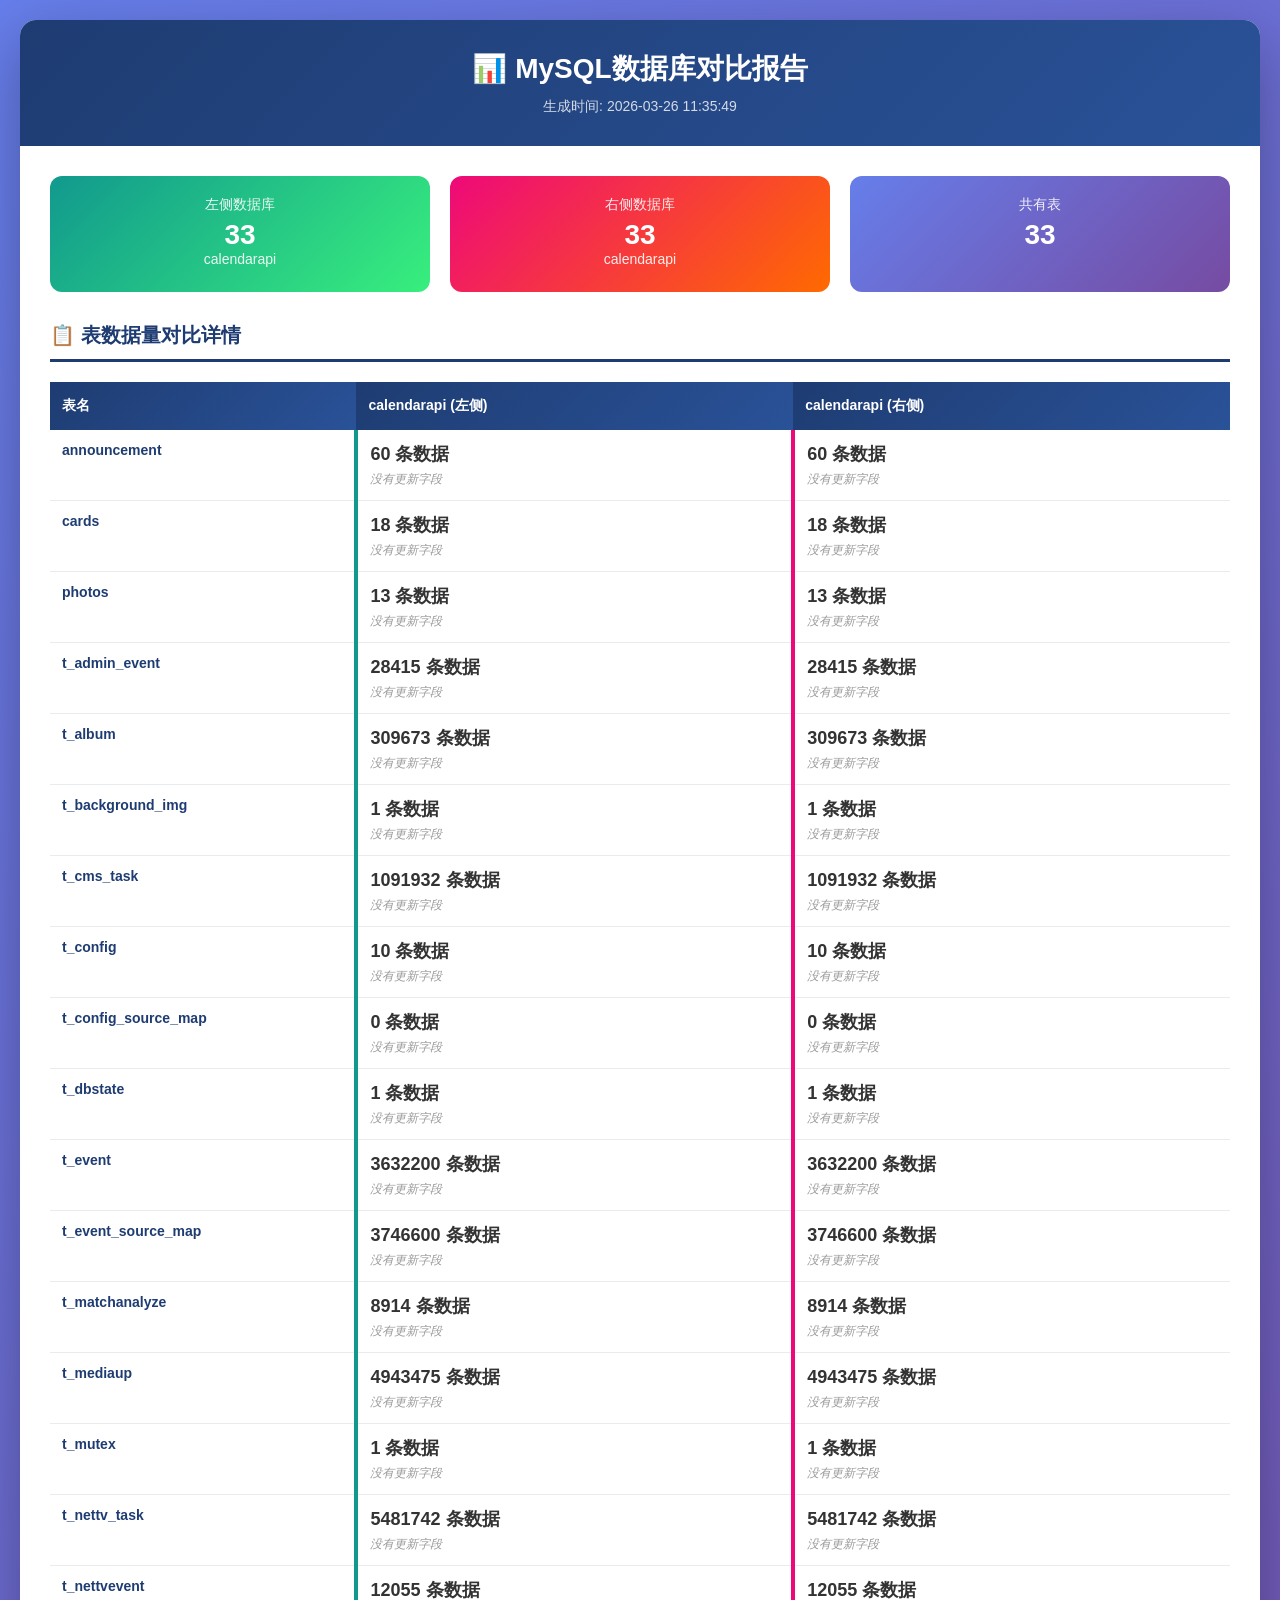
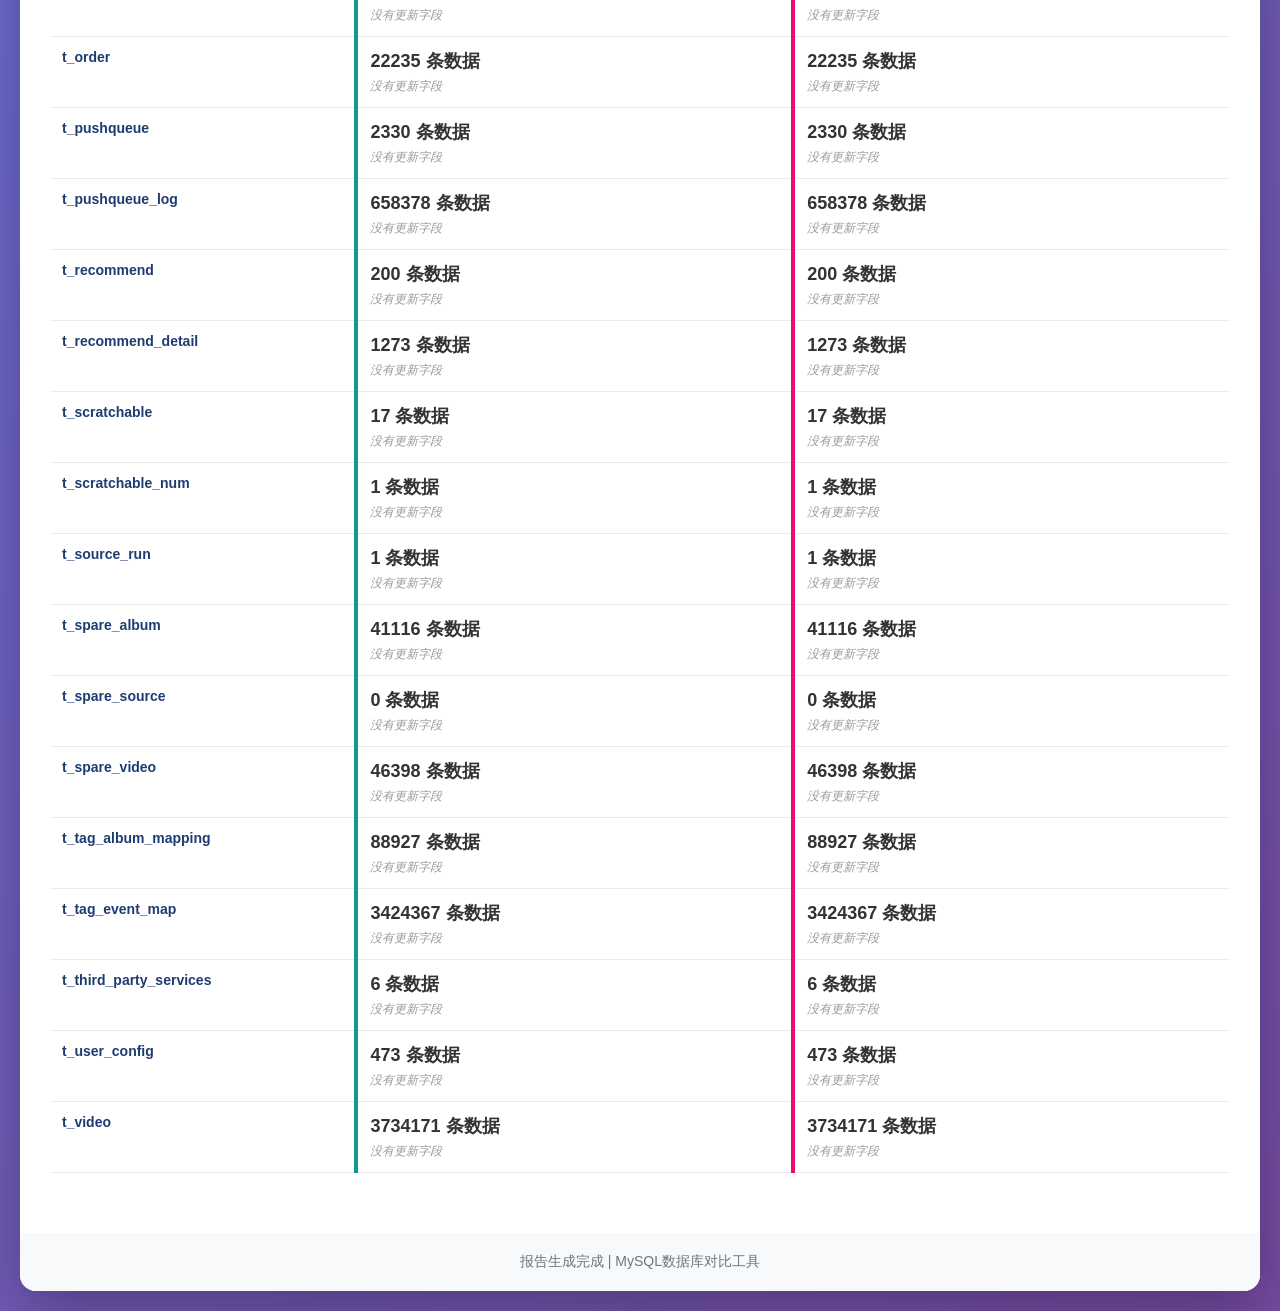
<file: modules/mysql/mysql_diff/static/reports/2026/03/5011_5011_diff_report_20260326_113549.html>
<!DOCTYPE html>
<html lang="zh-CN">
<head>
    <meta charset="UTF-8">
    <meta name="viewport" content="width=device-width, initial-scale=1.0">
    <title>MySQL数据库对比报告</title>
    <style>
        * {
            margin: 0;
            padding: 0;
            box-sizing: border-box;
        }
        body {
            font-family: -apple-system, BlinkMacSystemFont, "Segoe UI", Roboto, "Helvetica Neue", Arial, sans-serif;
            background: linear-gradient(135deg, #667eea 0%, #764ba2 100%);
            min-height: 100vh;
            padding: 20px;
        }
        .container {
            max-width: 1400px;
            margin: 0 auto;
            background: white;
            border-radius: 16px;
            box-shadow: 0 20px 60px rgba(0,0,0,0.3);
            overflow: hidden;
        }
        .header {
            background: linear-gradient(135deg, #1e3c72 0%, #2a5298 100%);
            color: white;
            padding: 30px;
            text-align: center;
        }
        .header h1 {
            font-size: 28px;
            margin-bottom: 10px;
        }
        .header .time {
            opacity: 0.8;
            font-size: 14px;
        }
        .content {
            padding: 30px;
        }
        .section {
            margin-bottom: 30px;
        }
        .section-title {
            font-size: 20px;
            color: #1e3c72;
            border-bottom: 3px solid #1e3c72;
            padding-bottom: 10px;
            margin-bottom: 20px;
        }
        .stats-grid {
            display: grid;
            grid-template-columns: repeat(auto-fit, minmax(200px, 1fr));
            gap: 20px;
            margin-bottom: 30px;
        }
        .stat-card {
            background: linear-gradient(135deg, #667eea 0%, #764ba2 100%);
            color: white;
            padding: 20px;
            border-radius: 12px;
            text-align: center;
        }
        .stat-card.left-db {
            background: linear-gradient(135deg, #11998e 0%, #38ef7d 100%);
        }
        .stat-card.right-db {
            background: linear-gradient(135deg, #ee0979 0%, #ff6a00 100%);
        }
        .stat-card .label {
            font-size: 14px;
            opacity: 0.9;
            margin-bottom: 5px;
        }
        .stat-card .value {
            font-size: 28px;
            font-weight: bold;
        }
        .unique-tables {
            display: grid;
            grid-template-columns: 1fr 1fr;
            gap: 20px;
            margin-bottom: 30px;
        }
        .unique-tables .box {
            background: #f8f9fa;
            border-radius: 12px;
            padding: 20px;
        }
        .unique-tables .box h3 {
            color: #495057;
            margin-bottom: 15px;
            font-size: 16px;
        }
        .unique-tables .box.left-db h3 {
            color: #11998e;
        }
        .unique-tables .box.right-db h3 {
            color: #ee0979;
        }
        .unique-tables ul {
            list-style: none;
            max-height: 200px;
            overflow-y: auto;
        }
        .unique-tables li {
            padding: 8px 12px;
            background: white;
            margin-bottom: 5px;
            border-radius: 6px;
            font-size: 14px;
        }
        .table-container {
            overflow-x: auto;
        }
        table {
            width: 100%;
            border-collapse: collapse;
            font-size: 14px;
        }
        th {
            background: linear-gradient(135deg, #1e3c72 0%, #2a5298 100%);
            color: white;
            padding: 15px 12px;
            text-align: left;
            font-weight: 600;
            position: sticky;
            top: 0;
        }
        td {
            padding: 12px;
            border-bottom: 1px solid #e9ecef;
            vertical-align: top;
        }
        tr:hover {
            background: #f8f9fa;
        }
        .table-name {
            font-weight: 600;
            color: #1e3c72;
            min-width: 150px;
        }
        .db-cell {
            min-width: 250px;
        }
        .db-cell.left-db {
            border-left: 4px solid #11998e;
        }
        .db-cell.right-db {
            border-left: 4px solid #ee0979;
        }
        .row-count {
            font-size: 18px;
            font-weight: bold;
            color: #333;
        }
        .update-time {
            font-size: 12px;
            color: #666;
            margin-top: 5px;
        }
        .no-update {
            color: #999;
            font-style: italic;
        }
        .table-not-exist {
            color: #dc3545;
            font-style: italic;
        }
        .diff-highlight {
            background: #fff3cd;
            padding: 2px 6px;
            border-radius: 4px;
        }
        .footer {
            text-align: center;
            padding: 20px;
            background: #f8f9fa;
            color: #6c757d;
            font-size: 14px;
        }
        @media (max-width: 768px) {
            .unique-tables {
                grid-template-columns: 1fr;
            }
            .stats-grid {
                grid-template-columns: 1fr;
            }
        }
    </style>
</head>
<body>
    <div class="container">
        <div class="header">
            <h1>📊 MySQL数据库对比报告</h1>
            <div class="time">生成时间: 2026-03-26 11:35:49</div>
        </div>
        <div class="content">
            <div class="section">
                <div class="stats-grid">
                    <div class="stat-card left-db">
                        <div class="label">左侧数据库</div>
                        <div class="value">33</div>
                        <div class="label">calendarapi</div>
                    </div>
                    <div class="stat-card right-db">
                        <div class="label">右侧数据库</div>
                        <div class="value">33</div>
                        <div class="label">calendarapi</div>
                    </div>
                    <div class="stat-card">
                        <div class="label">共有表</div>
                        <div class="value">33</div>
                    </div>
                </div>
            </div>
            <div class="section">
                <h2 class="section-title">📋 表数据量对比详情</h2>
                <div class="table-container">
                    <table>
                        <thead>
                            <tr>
                                <th>表名</th>
                                <th>calendarapi (左侧)</th>
                                <th>calendarapi (右侧)</th>
                            </tr>
                        </thead>
                        <tbody>
                            <tr>
                                <td class="table-name">announcement</td>
                                <td class="db-cell left-db">
                    <div class="row-count">60 条数据</div>
                    <div class="update-time no-update">没有更新字段</div>
                                </td>
                                <td class="db-cell right-db">
                    <div class="row-count">60 条数据</div>
                    <div class="update-time no-update">没有更新字段</div>
                                </td>
                            </tr>
                            <tr>
                                <td class="table-name">cards</td>
                                <td class="db-cell left-db">
                    <div class="row-count">18 条数据</div>
                    <div class="update-time no-update">没有更新字段</div>
                                </td>
                                <td class="db-cell right-db">
                    <div class="row-count">18 条数据</div>
                    <div class="update-time no-update">没有更新字段</div>
                                </td>
                            </tr>
                            <tr>
                                <td class="table-name">photos</td>
                                <td class="db-cell left-db">
                    <div class="row-count">13 条数据</div>
                    <div class="update-time no-update">没有更新字段</div>
                                </td>
                                <td class="db-cell right-db">
                    <div class="row-count">13 条数据</div>
                    <div class="update-time no-update">没有更新字段</div>
                                </td>
                            </tr>
                            <tr>
                                <td class="table-name">t_admin_event</td>
                                <td class="db-cell left-db">
                    <div class="row-count">28415 条数据</div>
                    <div class="update-time no-update">没有更新字段</div>
                                </td>
                                <td class="db-cell right-db">
                    <div class="row-count">28415 条数据</div>
                    <div class="update-time no-update">没有更新字段</div>
                                </td>
                            </tr>
                            <tr>
                                <td class="table-name">t_album</td>
                                <td class="db-cell left-db">
                    <div class="row-count">309673 条数据</div>
                    <div class="update-time no-update">没有更新字段</div>
                                </td>
                                <td class="db-cell right-db">
                    <div class="row-count">309673 条数据</div>
                    <div class="update-time no-update">没有更新字段</div>
                                </td>
                            </tr>
                            <tr>
                                <td class="table-name">t_background_img</td>
                                <td class="db-cell left-db">
                    <div class="row-count">1 条数据</div>
                    <div class="update-time no-update">没有更新字段</div>
                                </td>
                                <td class="db-cell right-db">
                    <div class="row-count">1 条数据</div>
                    <div class="update-time no-update">没有更新字段</div>
                                </td>
                            </tr>
                            <tr>
                                <td class="table-name">t_cms_task</td>
                                <td class="db-cell left-db">
                    <div class="row-count">1091932 条数据</div>
                    <div class="update-time no-update">没有更新字段</div>
                                </td>
                                <td class="db-cell right-db">
                    <div class="row-count">1091932 条数据</div>
                    <div class="update-time no-update">没有更新字段</div>
                                </td>
                            </tr>
                            <tr>
                                <td class="table-name">t_config</td>
                                <td class="db-cell left-db">
                    <div class="row-count">10 条数据</div>
                    <div class="update-time no-update">没有更新字段</div>
                                </td>
                                <td class="db-cell right-db">
                    <div class="row-count">10 条数据</div>
                    <div class="update-time no-update">没有更新字段</div>
                                </td>
                            </tr>
                            <tr>
                                <td class="table-name">t_config_source_map</td>
                                <td class="db-cell left-db">
                    <div class="row-count">0 条数据</div>
                    <div class="update-time no-update">没有更新字段</div>
                                </td>
                                <td class="db-cell right-db">
                    <div class="row-count">0 条数据</div>
                    <div class="update-time no-update">没有更新字段</div>
                                </td>
                            </tr>
                            <tr>
                                <td class="table-name">t_dbstate</td>
                                <td class="db-cell left-db">
                    <div class="row-count">1 条数据</div>
                    <div class="update-time no-update">没有更新字段</div>
                                </td>
                                <td class="db-cell right-db">
                    <div class="row-count">1 条数据</div>
                    <div class="update-time no-update">没有更新字段</div>
                                </td>
                            </tr>
                            <tr>
                                <td class="table-name">t_event</td>
                                <td class="db-cell left-db">
                    <div class="row-count">3632200 条数据</div>
                    <div class="update-time no-update">没有更新字段</div>
                                </td>
                                <td class="db-cell right-db">
                    <div class="row-count">3632200 条数据</div>
                    <div class="update-time no-update">没有更新字段</div>
                                </td>
                            </tr>
                            <tr>
                                <td class="table-name">t_event_source_map</td>
                                <td class="db-cell left-db">
                    <div class="row-count">3746600 条数据</div>
                    <div class="update-time no-update">没有更新字段</div>
                                </td>
                                <td class="db-cell right-db">
                    <div class="row-count">3746600 条数据</div>
                    <div class="update-time no-update">没有更新字段</div>
                                </td>
                            </tr>
                            <tr>
                                <td class="table-name">t_matchanalyze</td>
                                <td class="db-cell left-db">
                    <div class="row-count">8914 条数据</div>
                    <div class="update-time no-update">没有更新字段</div>
                                </td>
                                <td class="db-cell right-db">
                    <div class="row-count">8914 条数据</div>
                    <div class="update-time no-update">没有更新字段</div>
                                </td>
                            </tr>
                            <tr>
                                <td class="table-name">t_mediaup</td>
                                <td class="db-cell left-db">
                    <div class="row-count">4943475 条数据</div>
                    <div class="update-time no-update">没有更新字段</div>
                                </td>
                                <td class="db-cell right-db">
                    <div class="row-count">4943475 条数据</div>
                    <div class="update-time no-update">没有更新字段</div>
                                </td>
                            </tr>
                            <tr>
                                <td class="table-name">t_mutex</td>
                                <td class="db-cell left-db">
                    <div class="row-count">1 条数据</div>
                    <div class="update-time no-update">没有更新字段</div>
                                </td>
                                <td class="db-cell right-db">
                    <div class="row-count">1 条数据</div>
                    <div class="update-time no-update">没有更新字段</div>
                                </td>
                            </tr>
                            <tr>
                                <td class="table-name">t_nettv_task</td>
                                <td class="db-cell left-db">
                    <div class="row-count">5481742 条数据</div>
                    <div class="update-time no-update">没有更新字段</div>
                                </td>
                                <td class="db-cell right-db">
                    <div class="row-count">5481742 条数据</div>
                    <div class="update-time no-update">没有更新字段</div>
                                </td>
                            </tr>
                            <tr>
                                <td class="table-name">t_nettvevent</td>
                                <td class="db-cell left-db">
                    <div class="row-count">12055 条数据</div>
                    <div class="update-time no-update">没有更新字段</div>
                                </td>
                                <td class="db-cell right-db">
                    <div class="row-count">12055 条数据</div>
                    <div class="update-time no-update">没有更新字段</div>
                                </td>
                            </tr>
                            <tr>
                                <td class="table-name">t_order</td>
                                <td class="db-cell left-db">
                    <div class="row-count">22235 条数据</div>
                    <div class="update-time no-update">没有更新字段</div>
                                </td>
                                <td class="db-cell right-db">
                    <div class="row-count">22235 条数据</div>
                    <div class="update-time no-update">没有更新字段</div>
                                </td>
                            </tr>
                            <tr>
                                <td class="table-name">t_pushqueue</td>
                                <td class="db-cell left-db">
                    <div class="row-count">2330 条数据</div>
                    <div class="update-time no-update">没有更新字段</div>
                                </td>
                                <td class="db-cell right-db">
                    <div class="row-count">2330 条数据</div>
                    <div class="update-time no-update">没有更新字段</div>
                                </td>
                            </tr>
                            <tr>
                                <td class="table-name">t_pushqueue_log</td>
                                <td class="db-cell left-db">
                    <div class="row-count">658378 条数据</div>
                    <div class="update-time no-update">没有更新字段</div>
                                </td>
                                <td class="db-cell right-db">
                    <div class="row-count">658378 条数据</div>
                    <div class="update-time no-update">没有更新字段</div>
                                </td>
                            </tr>
                            <tr>
                                <td class="table-name">t_recommend</td>
                                <td class="db-cell left-db">
                    <div class="row-count">200 条数据</div>
                    <div class="update-time no-update">没有更新字段</div>
                                </td>
                                <td class="db-cell right-db">
                    <div class="row-count">200 条数据</div>
                    <div class="update-time no-update">没有更新字段</div>
                                </td>
                            </tr>
                            <tr>
                                <td class="table-name">t_recommend_detail</td>
                                <td class="db-cell left-db">
                    <div class="row-count">1273 条数据</div>
                    <div class="update-time no-update">没有更新字段</div>
                                </td>
                                <td class="db-cell right-db">
                    <div class="row-count">1273 条数据</div>
                    <div class="update-time no-update">没有更新字段</div>
                                </td>
                            </tr>
                            <tr>
                                <td class="table-name">t_scratchable</td>
                                <td class="db-cell left-db">
                    <div class="row-count">17 条数据</div>
                    <div class="update-time no-update">没有更新字段</div>
                                </td>
                                <td class="db-cell right-db">
                    <div class="row-count">17 条数据</div>
                    <div class="update-time no-update">没有更新字段</div>
                                </td>
                            </tr>
                            <tr>
                                <td class="table-name">t_scratchable_num</td>
                                <td class="db-cell left-db">
                    <div class="row-count">1 条数据</div>
                    <div class="update-time no-update">没有更新字段</div>
                                </td>
                                <td class="db-cell right-db">
                    <div class="row-count">1 条数据</div>
                    <div class="update-time no-update">没有更新字段</div>
                                </td>
                            </tr>
                            <tr>
                                <td class="table-name">t_source_run</td>
                                <td class="db-cell left-db">
                    <div class="row-count">1 条数据</div>
                    <div class="update-time no-update">没有更新字段</div>
                                </td>
                                <td class="db-cell right-db">
                    <div class="row-count">1 条数据</div>
                    <div class="update-time no-update">没有更新字段</div>
                                </td>
                            </tr>
                            <tr>
                                <td class="table-name">t_spare_album</td>
                                <td class="db-cell left-db">
                    <div class="row-count">41116 条数据</div>
                    <div class="update-time no-update">没有更新字段</div>
                                </td>
                                <td class="db-cell right-db">
                    <div class="row-count">41116 条数据</div>
                    <div class="update-time no-update">没有更新字段</div>
                                </td>
                            </tr>
                            <tr>
                                <td class="table-name">t_spare_source</td>
                                <td class="db-cell left-db">
                    <div class="row-count">0 条数据</div>
                    <div class="update-time no-update">没有更新字段</div>
                                </td>
                                <td class="db-cell right-db">
                    <div class="row-count">0 条数据</div>
                    <div class="update-time no-update">没有更新字段</div>
                                </td>
                            </tr>
                            <tr>
                                <td class="table-name">t_spare_video</td>
                                <td class="db-cell left-db">
                    <div class="row-count">46398 条数据</div>
                    <div class="update-time no-update">没有更新字段</div>
                                </td>
                                <td class="db-cell right-db">
                    <div class="row-count">46398 条数据</div>
                    <div class="update-time no-update">没有更新字段</div>
                                </td>
                            </tr>
                            <tr>
                                <td class="table-name">t_tag_album_mapping</td>
                                <td class="db-cell left-db">
                    <div class="row-count">88927 条数据</div>
                    <div class="update-time no-update">没有更新字段</div>
                                </td>
                                <td class="db-cell right-db">
                    <div class="row-count">88927 条数据</div>
                    <div class="update-time no-update">没有更新字段</div>
                                </td>
                            </tr>
                            <tr>
                                <td class="table-name">t_tag_event_map</td>
                                <td class="db-cell left-db">
                    <div class="row-count">3424367 条数据</div>
                    <div class="update-time no-update">没有更新字段</div>
                                </td>
                                <td class="db-cell right-db">
                    <div class="row-count">3424367 条数据</div>
                    <div class="update-time no-update">没有更新字段</div>
                                </td>
                            </tr>
                            <tr>
                                <td class="table-name">t_third_party_services</td>
                                <td class="db-cell left-db">
                    <div class="row-count">6 条数据</div>
                    <div class="update-time no-update">没有更新字段</div>
                                </td>
                                <td class="db-cell right-db">
                    <div class="row-count">6 条数据</div>
                    <div class="update-time no-update">没有更新字段</div>
                                </td>
                            </tr>
                            <tr>
                                <td class="table-name">t_user_config</td>
                                <td class="db-cell left-db">
                    <div class="row-count">473 条数据</div>
                    <div class="update-time no-update">没有更新字段</div>
                                </td>
                                <td class="db-cell right-db">
                    <div class="row-count">473 条数据</div>
                    <div class="update-time no-update">没有更新字段</div>
                                </td>
                            </tr>
                            <tr>
                                <td class="table-name">t_video</td>
                                <td class="db-cell left-db">
                    <div class="row-count">3734171 条数据</div>
                    <div class="update-time no-update">没有更新字段</div>
                                </td>
                                <td class="db-cell right-db">
                    <div class="row-count">3734171 条数据</div>
                    <div class="update-time no-update">没有更新字段</div>
                                </td>
                            </tr>
                        </tbody>
                    </table>
                </div>
            </div>
        </div>
        <div class="footer">
            报告生成完成 | MySQL数据库对比工具
        </div>
    </div>
</body>
</html>
</file>
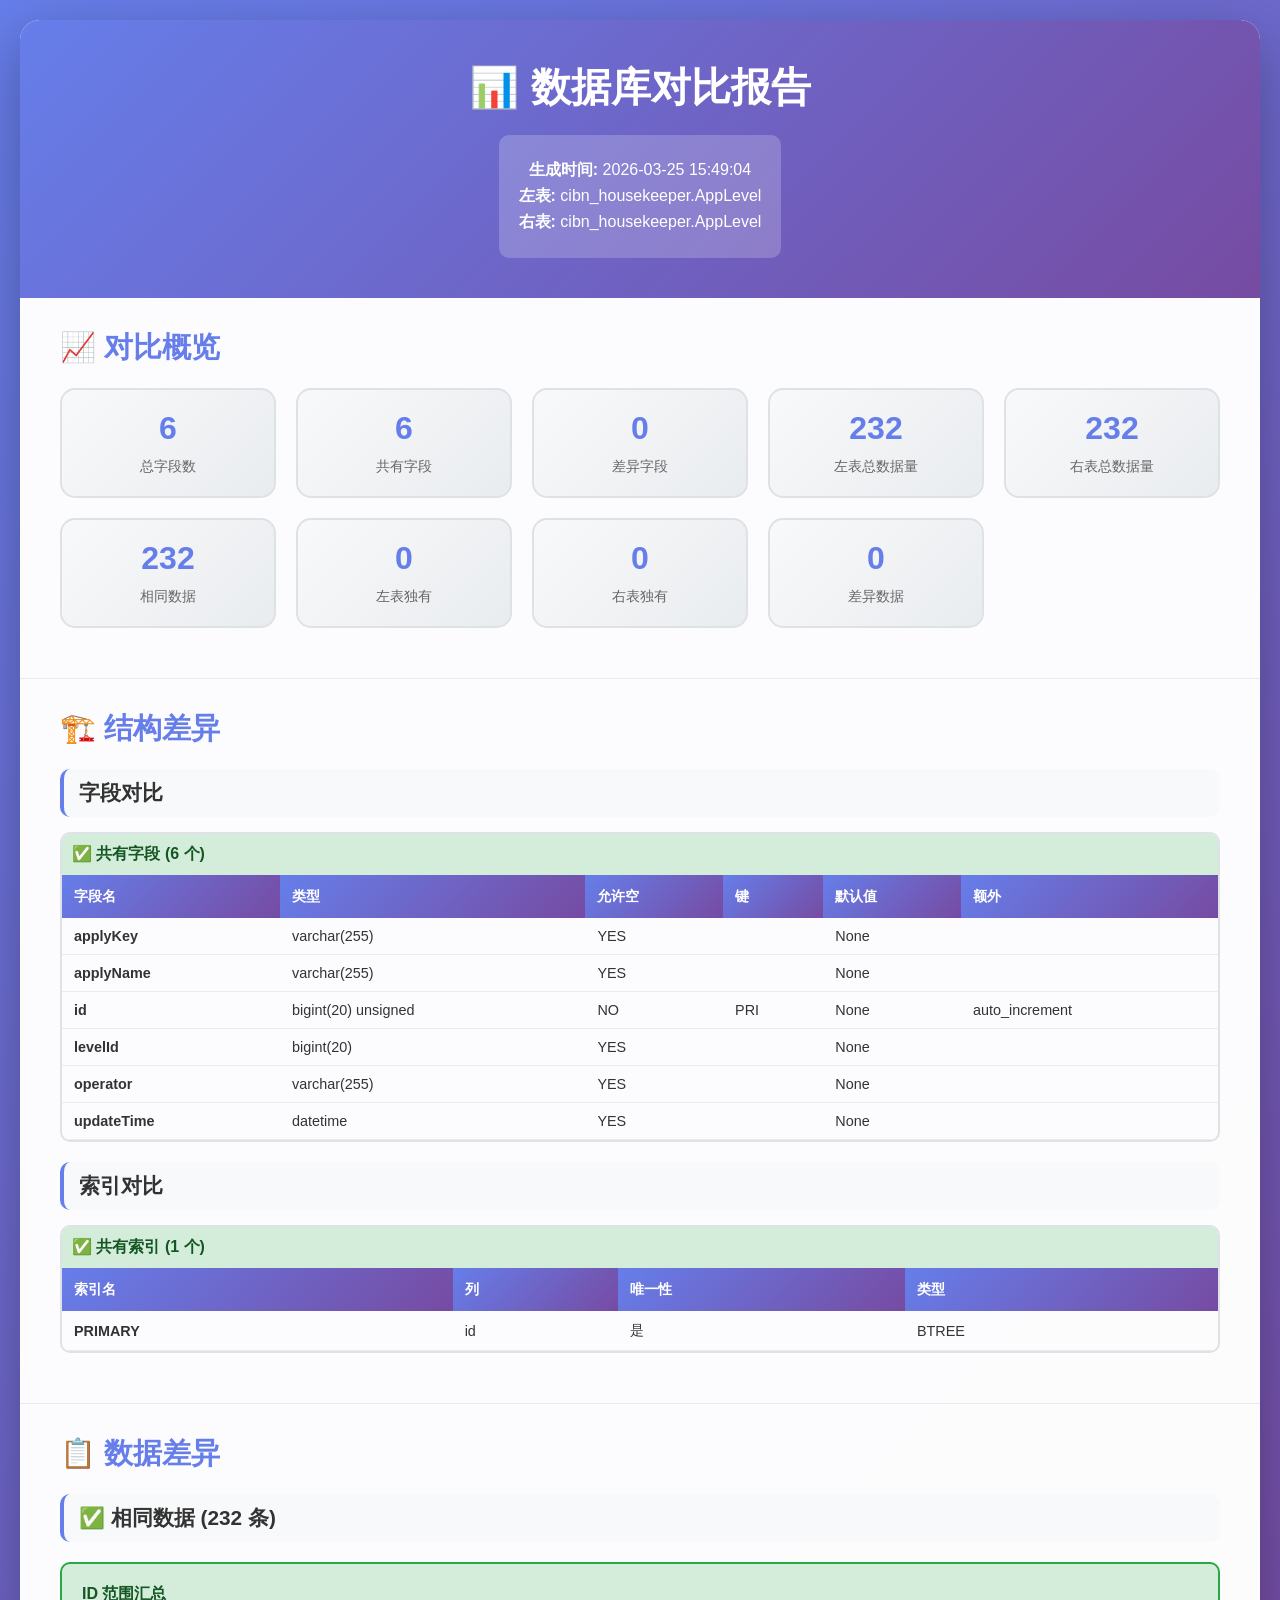
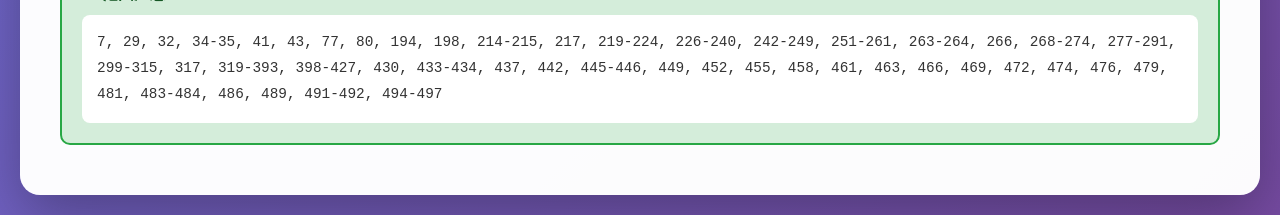
<file: modules/mysql/mysql_diff/static/reports/2026/03/AppLevel_AppLevel_diff_report_20260325_154904.html>
<!DOCTYPE html>
<html lang="zh-CN">
<head>
    <meta charset="UTF-8">
    <meta name="viewport" content="width=device-width, initial-scale=1.0">
    <title>数据库对比报告 - 20260325_154904</title>
    <style>
        
        * {
            margin: 0;
            padding: 0;
            box-sizing: border-box;
        }

        body {
            font-family: -apple-system, BlinkMacSystemFont, 'Segoe UI', 'PingFang SC', 'Hiragino Sans GB', 'Microsoft YaHei', sans-serif;
            background: linear-gradient(135deg, #667eea 0%, #764ba2 100%);
            min-height: 100vh;
            padding: 20px;
            color: #333;
        }

        .container {
            max-width: 1400px;
            margin: 0 auto;
            background: rgba(255, 255, 255, 0.98);
            border-radius: 20px;
            box-shadow: 0 20px 60px rgba(0, 0, 0, 0.3);
            overflow: hidden;
        }

        .header {
            background: linear-gradient(135deg, #667eea 0%, #764ba2 100%);
            color: white;
            padding: 40px;
            text-align: center;
        }

        .header h1 {
            font-size: 2.5rem;
            margin-bottom: 20px;
        }

        .meta-info {
            background: rgba(255, 255, 255, 0.2);
            padding: 20px;
            border-radius: 10px;
            display: inline-block;
        }

        .meta-info p {
            margin: 5px 0;
            font-size: 1rem;
        }

        section {
            padding: 30px 40px;
            border-bottom: 1px solid #e9ecef;
        }

        section:last-child {
            border-bottom: none;
        }

        h2 {
            font-size: 1.8rem;
            margin-bottom: 20px;
            color: #667eea;
            display: flex;
            align-items: center;
            gap: 10px;
        }

        .stats-grid {
            display: grid;
            grid-template-columns: repeat(auto-fit, minmax(200px, 1fr));
            gap: 20px;
            margin: 20px 0;
        }

        .stat-card {
            background: linear-gradient(135deg, #f8f9fa 0%, #e9ecef 100%);
            padding: 20px;
            border-radius: 15px;
            text-align: center;
            border: 2px solid #dee2e6;
        }

        .stat-card h3 {
            font-size: 2rem;
            color: #667eea;
            margin-bottom: 10px;
        }

        .stat-card p {
            color: #666;
            font-size: 0.9rem;
        }

        .diff-section {
            margin: 20px 0;
        }

        .diff-section h3 {
            font-size: 1.3rem;
            margin-bottom: 15px;
            padding: 10px 15px;
            background: #f8f9fa;
            border-radius: 10px;
            border-left: 4px solid #667eea;
        }

        .table-container {
            overflow-x: auto;
            margin: 15px 0;
            border-radius: 10px;
            border: 2px solid #dee2e6;
        }

        table {
            width: 100%;
            border-collapse: collapse;
            font-size: 0.9rem;
        }

        th {
            background: linear-gradient(135deg, #667eea 0%, #764ba2 100%);
            color: white;
            padding: 12px;
            text-align: left;
            font-weight: 600;
        }

        td {
            padding: 10px 12px;
            border-bottom: 1px solid #e9ecef;
        }

        tr:hover {
            background: #f8f9ff;
        }

        .badge {
            display: inline-block;
            padding: 4px 12px;
            border-radius: 20px;
            font-size: 0.85rem;
            font-weight: 600;
        }

        .badge-common {
            background: #d4edda;
            color: #155724;
        }

        .badge-diff {
            background: #f8d7da;
            color: #721c24;
        }

        .badge-left {
            background: #cce5ff;
            color: #004085;
        }

        .badge-right {
            background: #fff3cd;
            color: #856404;
        }

        .diff-value {
            display: inline-block;
            padding: 4px 8px;
            border-radius: 5px;
            font-family: 'Monaco', 'Menlo', monospace;
            font-size: 0.85rem;
        }

        .diff-left {
            background: #ffebee;
            color: #c62828;
        }

        .diff-right {
            background: #e8f5e9;
            color: #2e7d32;
        }

        .summary-box {
            background: #fff3cd;
            border: 2px solid #ffc107;
            border-radius: 10px;
            padding: 20px;
            margin: 20px 0;
        }

        .summary-box h4 {
            color: #856404;
            margin-bottom: 10px;
        }

        .key-list {
            display: flex;
            flex-wrap: wrap;
            gap: 8px;
            margin-top: 10px;
        }

        .key-item {
            background: white;
            padding: 6px 12px;
            border-radius: 5px;
            font-family: monospace;
            font-size: 0.85rem;
            border: 1px solid #dee2e6;
        }

        .empty-message {
            text-align: center;
            padding: 40px;
            color: #999;
            font-size: 1.1rem;
        }

        @media (max-width: 768px) {
            .header h1 {
                font-size: 1.8rem;
            }

            section {
                padding: 20px;
            }

            h2 {
                font-size: 1.4rem;
            }
        }
        
    </style>
</head>
<body>
    <div class="container">
        <header class="header">
            <h1>📊 数据库对比报告</h1>
            <div class="meta-info">
                <p><strong>生成时间:</strong> 2026-03-25 15:49:04</p>
                <p><strong>左表:</strong> cibn_housekeeper.AppLevel</p>
                <p><strong>右表:</strong> cibn_housekeeper.AppLevel</p>
            </div>
        </header>

        <section class="overview">
            <h2>📈 对比概览</h2>
            
        <div class="stats-grid">
            <div class="stat-card">
                <h3>6</h3>
                <p>总字段数</p>
            </div>
            <div class="stat-card">
                <h3>6</h3>
                <p>共有字段</p>
            </div>
            <div class="stat-card">
                <h3>0</h3>
                <p>差异字段</p>
            </div>
            <div class="stat-card">
                <h3>232</h3>
                <p>左表总数据量</p>
            </div>
            <div class="stat-card">
                <h3>232</h3>
                <p>右表总数据量</p>
            </div>
            <div class="stat-card">
                <h3>232</h3>
                <p>相同数据</p>
            </div>
            <div class="stat-card">
                <h3>0</h3>
                <p>左表独有</p>
            </div>
            <div class="stat-card">
                <h3>0</h3>
                <p>右表独有</p>
            </div>
            <div class="stat-card">
                <h3>0</h3>
                <p>差异数据</p>
            </div>
        </div>
        
        </section>

        <section class="structure-diff">
            <h2>🏗️ 结构差异</h2>
            <div class="diff-section"><h3>字段对比</h3>
            <div class="table-container">
                <p style="padding: 10px; background: #d4edda; color: #155724; font-weight: 600;">
                    ✅ 共有字段 (6 个)
                </p>
                <table>
                    <thead>
                        <tr>
                            <th>字段名</th>
                            <th>类型</th>
                            <th>允许空</th>
                            <th>键</th>
                            <th>默认值</th>
                            <th>额外</th>
                        </tr>
                    </thead>
                    <tbody>
            
                        <tr>
                            <td><strong>applyKey</strong></td>
                            <td>varchar(255)</td>
                            <td>YES</td>
                            <td></td>
                            <td>None</td>
                            <td></td>
                        </tr>
                
                        <tr>
                            <td><strong>applyName</strong></td>
                            <td>varchar(255)</td>
                            <td>YES</td>
                            <td></td>
                            <td>None</td>
                            <td></td>
                        </tr>
                
                        <tr>
                            <td><strong>id</strong></td>
                            <td>bigint(20) unsigned</td>
                            <td>NO</td>
                            <td>PRI</td>
                            <td>None</td>
                            <td>auto_increment</td>
                        </tr>
                
                        <tr>
                            <td><strong>levelId</strong></td>
                            <td>bigint(20)</td>
                            <td>YES</td>
                            <td></td>
                            <td>None</td>
                            <td></td>
                        </tr>
                
                        <tr>
                            <td><strong>operator</strong></td>
                            <td>varchar(255)</td>
                            <td>YES</td>
                            <td></td>
                            <td>None</td>
                            <td></td>
                        </tr>
                
                        <tr>
                            <td><strong>updateTime</strong></td>
                            <td>datetime</td>
                            <td>YES</td>
                            <td></td>
                            <td>None</td>
                            <td></td>
                        </tr>
                </tbody></table></div></div><div class="diff-section"><h3>索引对比</h3>
            <div class="table-container">
                <p style="padding: 10px; background: #d4edda; color: #155724; font-weight: 600;">
                    ✅ 共有索引 (1 个)
                </p>
                <table>
                    <thead>
                        <tr>
                            <th>索引名</th>
                            <th>列</th>
                            <th>唯一性</th>
                            <th>类型</th>
                        </tr>
                    </thead>
                    <tbody>
            
                        <tr>
                            <td><strong>PRIMARY</strong></td>
                            <td>id</td>
                            <td>是</td>
                            <td>BTREE</td>
                        </tr>
                </tbody></table></div></div>
        </section>

        <section class="data-diff">
            <h2>📋 数据差异</h2>
            
                <div class="diff-section">
                    <h3>✅ 相同数据 (232 条)</h3>
                    <div class="summary-box" style="background: #d4edda; border-color: #28a745;">
                        <h4 style="color: #155724;">ID 范围汇总</h4>
                        <div style="background: white; padding: 15px; border-radius: 8px; font-family: monospace; font-size: 0.9rem; line-height: 1.8;">
                            7, 29, 32, 34-35, 41, 43, 77, 80, 194, 198, 214-215, 217, 219-224, 226-240, 242-249, 251-261, 263-264, 266, 268-274, 277-291, 299-315, 317, 319-393, 398-427, 430, 433-434, 437, 442, 445-446, 449, 452, 455, 458, 461, 463, 466, 469, 472, 474, 476, 479, 481, 483-484, 486, 489, 491-492, 494-497
                        </div>
                    </div>
                </div>
                
        </section>
    </div>
</body>
</html>
</file>
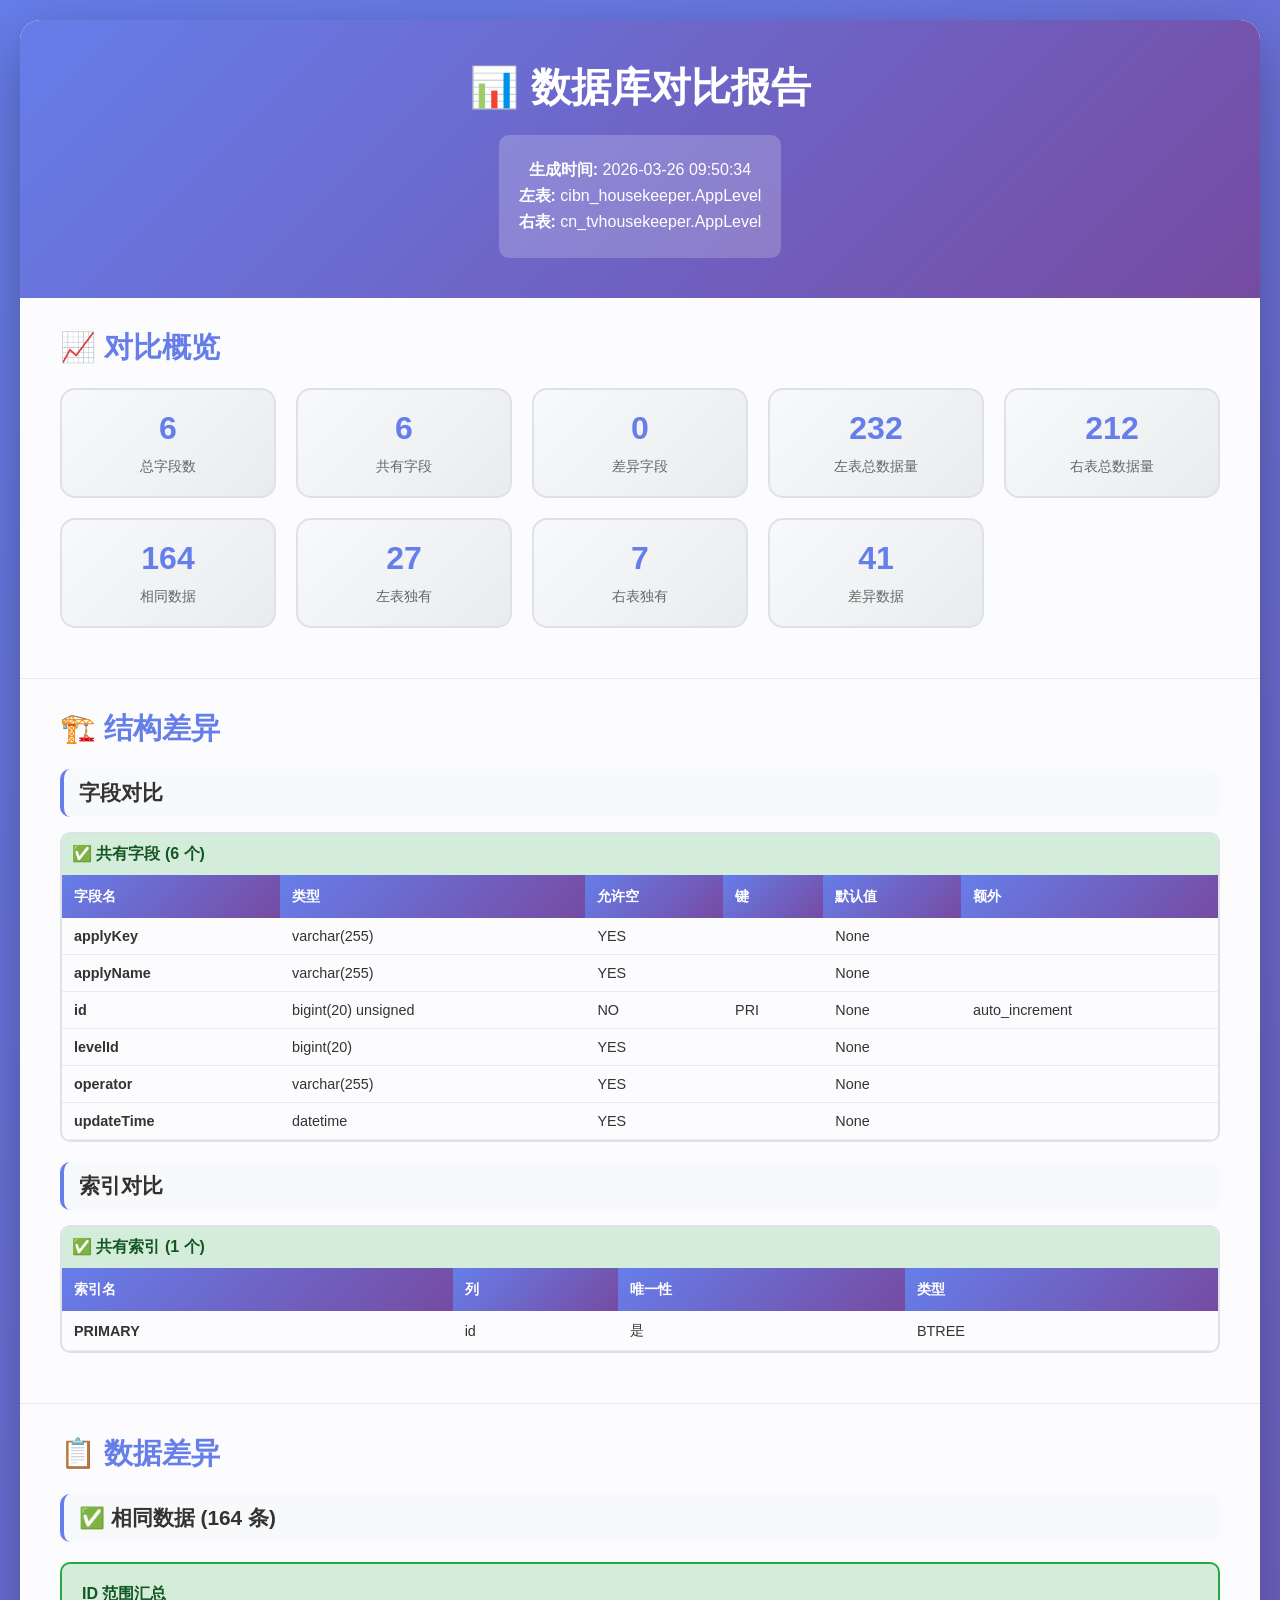
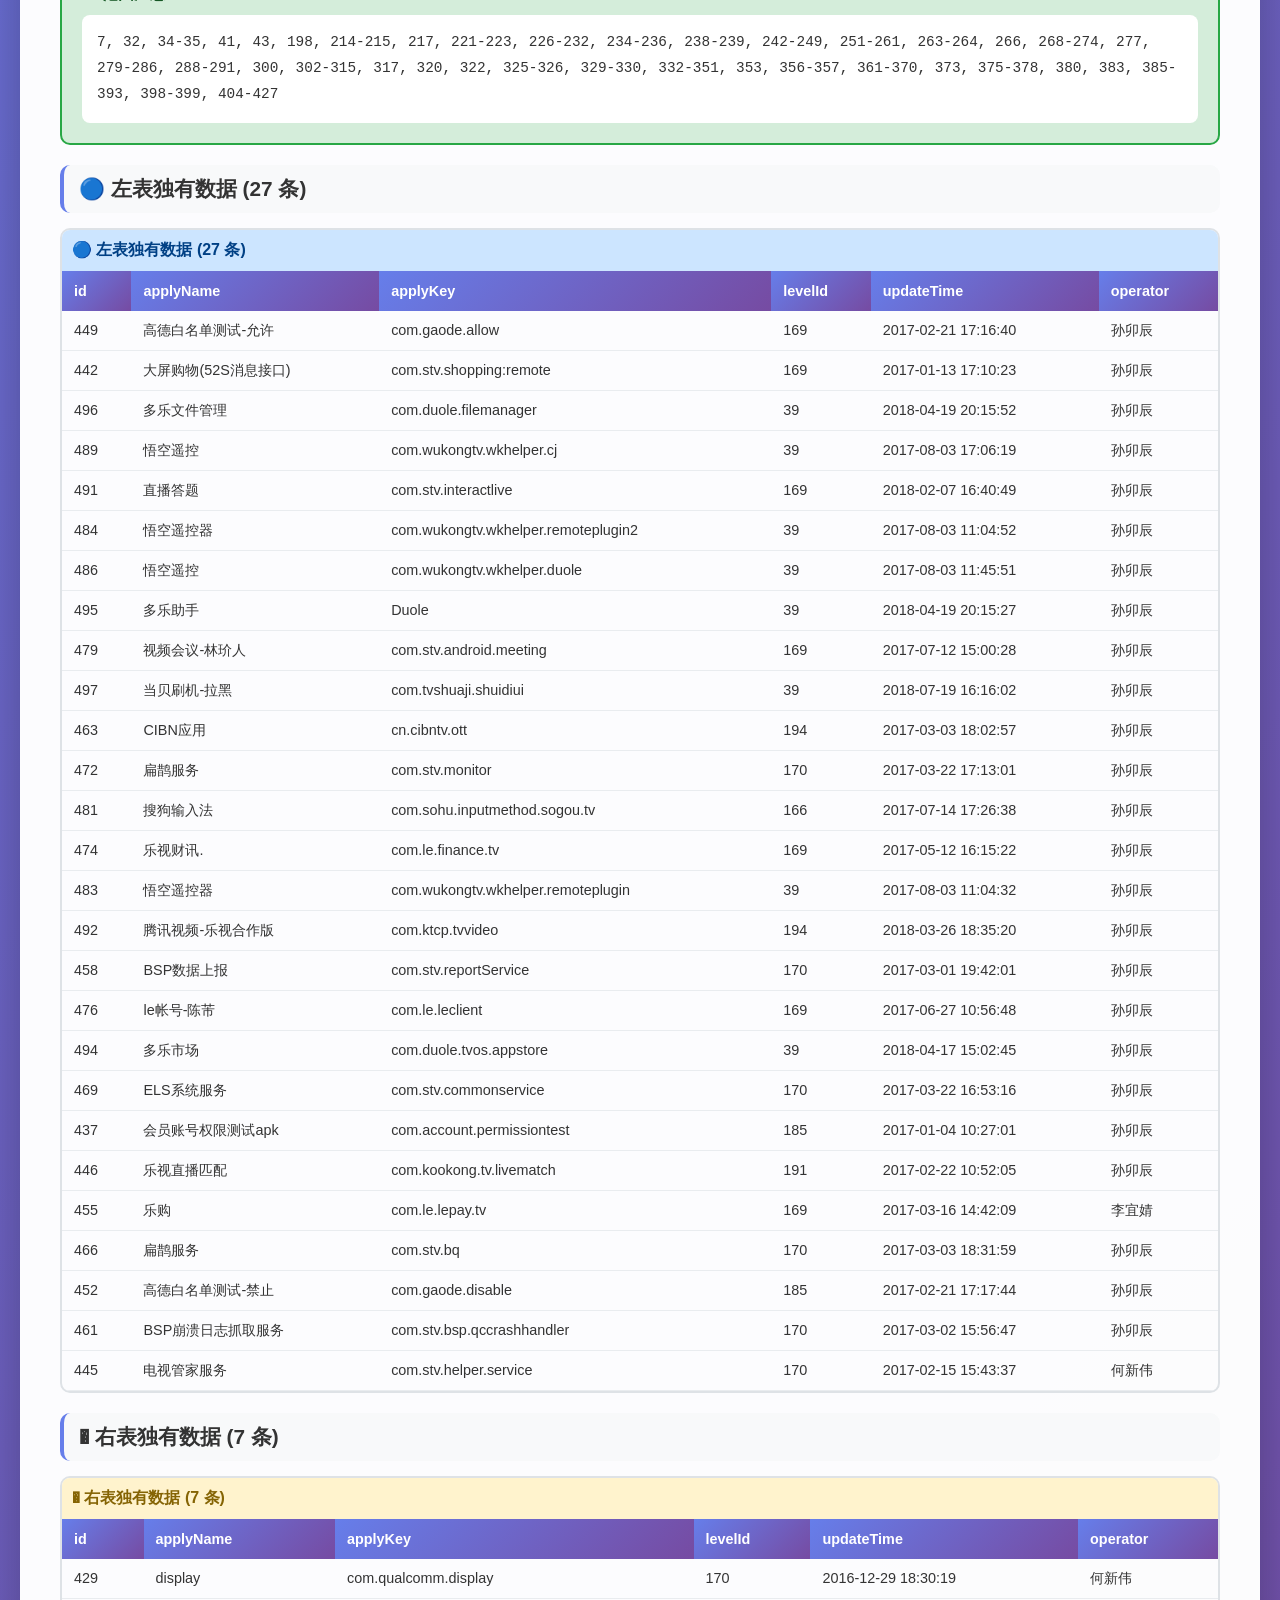
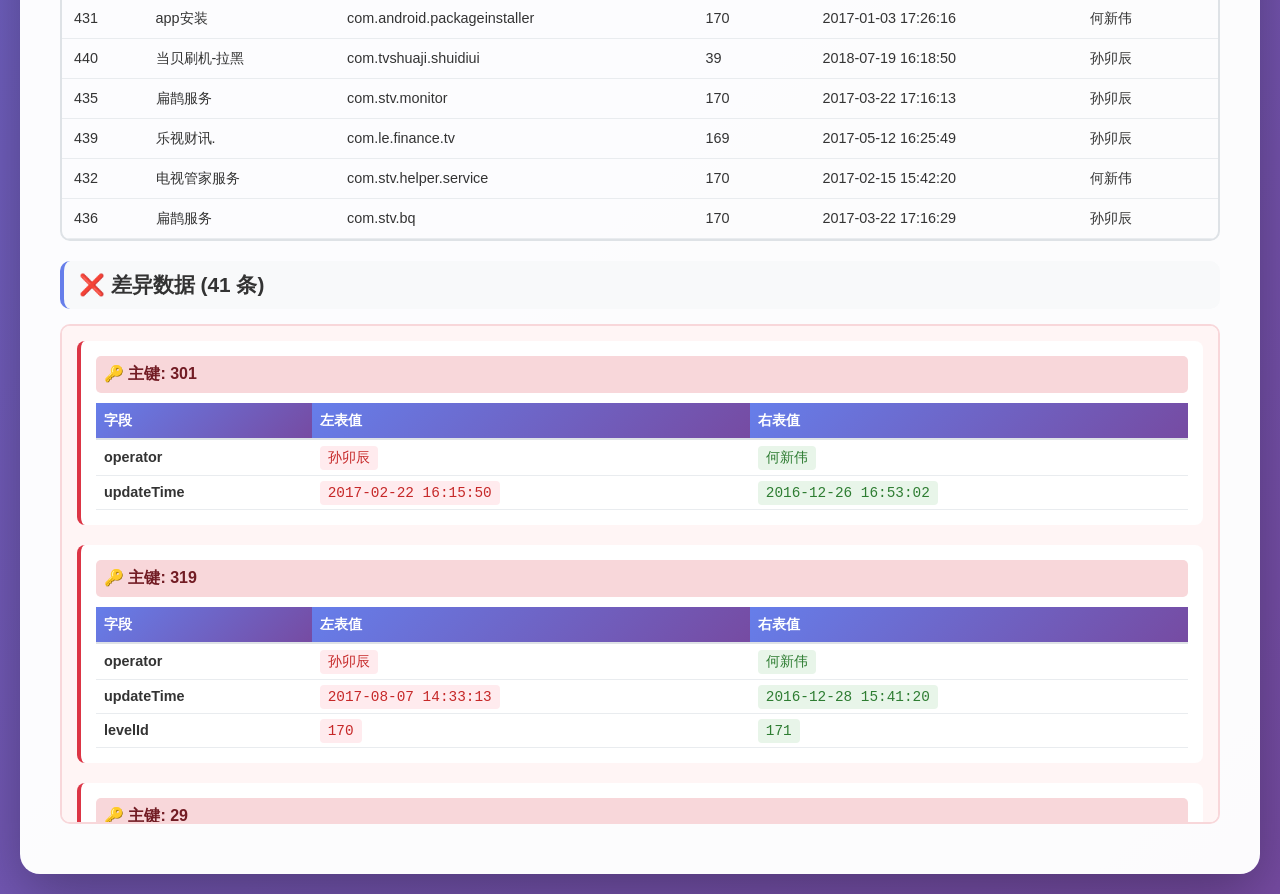
<file: modules/mysql/mysql_diff/static/reports/2026/03/AppLevel_AppLevel_diff_report_20260326_095034.html>
<!DOCTYPE html>
<html lang="zh-CN">
<head>
    <meta charset="UTF-8">
    <meta name="viewport" content="width=device-width, initial-scale=1.0">
    <title>数据库对比报告 - 20260326_095034</title>
    <style>
        
        * {
            margin: 0;
            padding: 0;
            box-sizing: border-box;
        }

        body {
            font-family: -apple-system, BlinkMacSystemFont, 'Segoe UI', 'PingFang SC', 'Hiragino Sans GB', 'Microsoft YaHei', sans-serif;
            background: linear-gradient(135deg, #667eea 0%, #764ba2 100%);
            min-height: 100vh;
            padding: 20px;
            color: #333;
        }

        .container {
            max-width: 1400px;
            margin: 0 auto;
            background: rgba(255, 255, 255, 0.98);
            border-radius: 20px;
            box-shadow: 0 20px 60px rgba(0, 0, 0, 0.3);
            overflow: hidden;
        }

        .header {
            background: linear-gradient(135deg, #667eea 0%, #764ba2 100%);
            color: white;
            padding: 40px;
            text-align: center;
        }

        .header h1 {
            font-size: 2.5rem;
            margin-bottom: 20px;
        }

        .meta-info {
            background: rgba(255, 255, 255, 0.2);
            padding: 20px;
            border-radius: 10px;
            display: inline-block;
        }

        .meta-info p {
            margin: 5px 0;
            font-size: 1rem;
        }

        section {
            padding: 30px 40px;
            border-bottom: 1px solid #e9ecef;
        }

        section:last-child {
            border-bottom: none;
        }

        h2 {
            font-size: 1.8rem;
            margin-bottom: 20px;
            color: #667eea;
            display: flex;
            align-items: center;
            gap: 10px;
        }

        .stats-grid {
            display: grid;
            grid-template-columns: repeat(auto-fit, minmax(200px, 1fr));
            gap: 20px;
            margin: 20px 0;
        }

        .stat-card {
            background: linear-gradient(135deg, #f8f9fa 0%, #e9ecef 100%);
            padding: 20px;
            border-radius: 15px;
            text-align: center;
            border: 2px solid #dee2e6;
        }

        .stat-card h3 {
            font-size: 2rem;
            color: #667eea;
            margin-bottom: 10px;
        }

        .stat-card p {
            color: #666;
            font-size: 0.9rem;
        }

        .diff-section {
            margin: 20px 0;
        }

        .diff-section h3 {
            font-size: 1.3rem;
            margin-bottom: 15px;
            padding: 10px 15px;
            background: #f8f9fa;
            border-radius: 10px;
            border-left: 4px solid #667eea;
        }

        .table-container {
            overflow-x: auto;
            margin: 15px 0;
            border-radius: 10px;
            border: 2px solid #dee2e6;
        }

        table {
            width: 100%;
            border-collapse: collapse;
            font-size: 0.9rem;
        }

        th {
            background: linear-gradient(135deg, #667eea 0%, #764ba2 100%);
            color: white;
            padding: 12px;
            text-align: left;
            font-weight: 600;
        }

        td {
            padding: 10px 12px;
            border-bottom: 1px solid #e9ecef;
        }

        tr:hover {
            background: #f8f9ff;
        }

        .badge {
            display: inline-block;
            padding: 4px 12px;
            border-radius: 20px;
            font-size: 0.85rem;
            font-weight: 600;
        }

        .badge-common {
            background: #d4edda;
            color: #155724;
        }

        .badge-diff {
            background: #f8d7da;
            color: #721c24;
        }

        .badge-left {
            background: #cce5ff;
            color: #004085;
        }

        .badge-right {
            background: #fff3cd;
            color: #856404;
        }

        .diff-value {
            display: inline-block;
            padding: 4px 8px;
            border-radius: 5px;
            font-family: 'Monaco', 'Menlo', monospace;
            font-size: 0.85rem;
        }

        .diff-left {
            background: #ffebee;
            color: #c62828;
        }

        .diff-right {
            background: #e8f5e9;
            color: #2e7d32;
        }

        .summary-box {
            background: #fff3cd;
            border: 2px solid #ffc107;
            border-radius: 10px;
            padding: 20px;
            margin: 20px 0;
        }

        .summary-box h4 {
            color: #856404;
            margin-bottom: 10px;
        }

        .key-list {
            display: flex;
            flex-wrap: wrap;
            gap: 8px;
            margin-top: 10px;
        }

        .key-item {
            background: white;
            padding: 6px 12px;
            border-radius: 5px;
            font-family: monospace;
            font-size: 0.85rem;
            border: 1px solid #dee2e6;
        }

        .empty-message {
            text-align: center;
            padding: 40px;
            color: #999;
            font-size: 1.1rem;
        }

        @media (max-width: 768px) {
            .header h1 {
                font-size: 1.8rem;
            }

            section {
                padding: 20px;
            }

            h2 {
                font-size: 1.4rem;
            }
        }
        
    </style>
</head>
<body>
    <div class="container">
        <header class="header">
            <h1>📊 数据库对比报告</h1>
            <div class="meta-info">
                <p><strong>生成时间:</strong> 2026-03-26 09:50:34</p>
                <p><strong>左表:</strong> cibn_housekeeper.AppLevel</p>
                <p><strong>右表:</strong> cn_tvhousekeeper.AppLevel</p>
            </div>
        </header>

        <section class="overview">
            <h2>📈 对比概览</h2>
            
        <div class="stats-grid">
            <div class="stat-card">
                <h3>6</h3>
                <p>总字段数</p>
            </div>
            <div class="stat-card">
                <h3>6</h3>
                <p>共有字段</p>
            </div>
            <div class="stat-card">
                <h3>0</h3>
                <p>差异字段</p>
            </div>
            <div class="stat-card">
                <h3>232</h3>
                <p>左表总数据量</p>
            </div>
            <div class="stat-card">
                <h3>212</h3>
                <p>右表总数据量</p>
            </div>
            <div class="stat-card">
                <h3>164</h3>
                <p>相同数据</p>
            </div>
            <div class="stat-card">
                <h3>27</h3>
                <p>左表独有</p>
            </div>
            <div class="stat-card">
                <h3>7</h3>
                <p>右表独有</p>
            </div>
            <div class="stat-card">
                <h3>41</h3>
                <p>差异数据</p>
            </div>
        </div>
        
        </section>

        <section class="structure-diff">
            <h2>🏗️ 结构差异</h2>
            <div class="diff-section"><h3>字段对比</h3>
            <div class="table-container">
                <p style="padding: 10px; background: #d4edda; color: #155724; font-weight: 600;">
                    ✅ 共有字段 (6 个)
                </p>
                <table>
                    <thead>
                        <tr>
                            <th>字段名</th>
                            <th>类型</th>
                            <th>允许空</th>
                            <th>键</th>
                            <th>默认值</th>
                            <th>额外</th>
                        </tr>
                    </thead>
                    <tbody>
            
                        <tr>
                            <td><strong>applyKey</strong></td>
                            <td>varchar(255)</td>
                            <td>YES</td>
                            <td></td>
                            <td>None</td>
                            <td></td>
                        </tr>
                
                        <tr>
                            <td><strong>applyName</strong></td>
                            <td>varchar(255)</td>
                            <td>YES</td>
                            <td></td>
                            <td>None</td>
                            <td></td>
                        </tr>
                
                        <tr>
                            <td><strong>id</strong></td>
                            <td>bigint(20) unsigned</td>
                            <td>NO</td>
                            <td>PRI</td>
                            <td>None</td>
                            <td>auto_increment</td>
                        </tr>
                
                        <tr>
                            <td><strong>levelId</strong></td>
                            <td>bigint(20)</td>
                            <td>YES</td>
                            <td></td>
                            <td>None</td>
                            <td></td>
                        </tr>
                
                        <tr>
                            <td><strong>operator</strong></td>
                            <td>varchar(255)</td>
                            <td>YES</td>
                            <td></td>
                            <td>None</td>
                            <td></td>
                        </tr>
                
                        <tr>
                            <td><strong>updateTime</strong></td>
                            <td>datetime</td>
                            <td>YES</td>
                            <td></td>
                            <td>None</td>
                            <td></td>
                        </tr>
                </tbody></table></div></div><div class="diff-section"><h3>索引对比</h3>
            <div class="table-container">
                <p style="padding: 10px; background: #d4edda; color: #155724; font-weight: 600;">
                    ✅ 共有索引 (1 个)
                </p>
                <table>
                    <thead>
                        <tr>
                            <th>索引名</th>
                            <th>列</th>
                            <th>唯一性</th>
                            <th>类型</th>
                        </tr>
                    </thead>
                    <tbody>
            
                        <tr>
                            <td><strong>PRIMARY</strong></td>
                            <td>id</td>
                            <td>是</td>
                            <td>BTREE</td>
                        </tr>
                </tbody></table></div></div>
        </section>

        <section class="data-diff">
            <h2>📋 数据差异</h2>
            
                <div class="diff-section">
                    <h3>✅ 相同数据 (164 条)</h3>
                    <div class="summary-box" style="background: #d4edda; border-color: #28a745;">
                        <h4 style="color: #155724;">ID 范围汇总</h4>
                        <div style="background: white; padding: 15px; border-radius: 8px; font-family: monospace; font-size: 0.9rem; line-height: 1.8;">
                            7, 32, 34-35, 41, 43, 198, 214-215, 217, 221-223, 226-232, 234-236, 238-239, 242-249, 251-261, 263-264, 266, 268-274, 277, 279-286, 288-291, 300, 302-315, 317, 320, 322, 325-326, 329-330, 332-351, 353, 356-357, 361-370, 373, 375-378, 380, 383, 385-393, 398-399, 404-427
                        </div>
                    </div>
                </div>
                
        <div class="diff-section">
            <h3>🔵 左表独有数据 (27 条)</h3>
            <div class="table-container">
                <p style="padding: 10px; background: #cce5ff; color: #004085; font-weight: 600;">
                    🔵 左表独有数据 (27 条)
                </p>
                <table>
                    <thead>
                        <tr>
        <th>id</th><th>applyName</th><th>applyKey</th><th>levelId</th><th>updateTime</th><th>operator</th>
                        </tr>
                    </thead>
                    <tbody>
        <tr><td>449</td><td>高德白名单测试-允许</td><td>com.gaode.allow</td><td>169</td><td>2017-02-21 17:16:40</td><td>孙卯辰</td></tr><tr><td>442</td><td>大屏购物(52S消息接口)</td><td>com.stv.shopping:remote</td><td>169</td><td>2017-01-13 17:10:23</td><td>孙卯辰</td></tr><tr><td>496</td><td>多乐文件管理</td><td>com.duole.filemanager</td><td>39</td><td>2018-04-19 20:15:52</td><td>孙卯辰</td></tr><tr><td>489</td><td>悟空遥控</td><td>com.wukongtv.wkhelper.cj</td><td>39</td><td>2017-08-03 17:06:19</td><td>孙卯辰</td></tr><tr><td>491</td><td>直播答题</td><td>com.stv.interactlive</td><td>169</td><td>2018-02-07 16:40:49</td><td>孙卯辰</td></tr><tr><td>484</td><td>悟空遥控器</td><td>com.wukongtv.wkhelper.remoteplugin2</td><td>39</td><td>2017-08-03 11:04:52</td><td>孙卯辰</td></tr><tr><td>486</td><td>悟空遥控</td><td>com.wukongtv.wkhelper.duole</td><td>39</td><td>2017-08-03 11:45:51</td><td>孙卯辰</td></tr><tr><td>495</td><td>多乐助手</td><td>Duole</td><td>39</td><td>2018-04-19 20:15:27</td><td>孙卯辰</td></tr><tr><td>479</td><td>视频会议-林玠人</td><td>com.stv.android.meeting</td><td>169</td><td>2017-07-12 15:00:28</td><td>孙卯辰</td></tr><tr><td>497</td><td>当贝刷机-拉黑</td><td>com.tvshuaji.shuidiui</td><td>39</td><td>2018-07-19 16:16:02</td><td>孙卯辰</td></tr><tr><td>463</td><td>CIBN应用</td><td>cn.cibntv.ott</td><td>194</td><td>2017-03-03 18:02:57</td><td>孙卯辰</td></tr><tr><td>472</td><td>扁鹊服务</td><td>com.stv.monitor</td><td>170</td><td>2017-03-22 17:13:01</td><td>孙卯辰</td></tr><tr><td>481</td><td>搜狗输入法</td><td>com.sohu.inputmethod.sogou.tv</td><td>166</td><td>2017-07-14 17:26:38</td><td>孙卯辰</td></tr><tr><td>474</td><td>乐视财讯.</td><td>com.le.finance.tv</td><td>169</td><td>2017-05-12 16:15:22</td><td>孙卯辰</td></tr><tr><td>483</td><td>悟空遥控器</td><td>com.wukongtv.wkhelper.remoteplugin</td><td>39</td><td>2017-08-03 11:04:32</td><td>孙卯辰</td></tr><tr><td>492</td><td>腾讯视频-乐视合作版</td><td>com.ktcp.tvvideo</td><td>194</td><td>2018-03-26 18:35:20</td><td>孙卯辰</td></tr><tr><td>458</td><td>BSP数据上报</td><td>com.stv.reportService</td><td>170</td><td>2017-03-01 19:42:01</td><td>孙卯辰</td></tr><tr><td>476</td><td>le帐号-陈芾</td><td>com.le.leclient</td><td>169</td><td>2017-06-27 10:56:48</td><td>孙卯辰</td></tr><tr><td>494</td><td>多乐市场</td><td>com.duole.tvos.appstore</td><td>39</td><td>2018-04-17 15:02:45</td><td>孙卯辰</td></tr><tr><td>469</td><td>ELS系统服务</td><td>com.stv.commonservice</td><td>170</td><td>2017-03-22 16:53:16</td><td>孙卯辰</td></tr><tr><td>437</td><td>会员账号权限测试apk</td><td>com.account.permissiontest</td><td>185</td><td>2017-01-04 10:27:01</td><td>孙卯辰</td></tr><tr><td>446</td><td>乐视直播匹配</td><td>com.kookong.tv.livematch</td><td>191</td><td>2017-02-22 10:52:05</td><td>孙卯辰</td></tr><tr><td>455</td><td>乐购</td><td>com.le.lepay.tv</td><td>169</td><td>2017-03-16 14:42:09</td><td>李宜婧</td></tr><tr><td>466</td><td>扁鹊服务</td><td>com.stv.bq</td><td>170</td><td>2017-03-03 18:31:59</td><td>孙卯辰</td></tr><tr><td>452</td><td>高德白名单测试-禁止</td><td>com.gaode.disable</td><td>185</td><td>2017-02-21 17:17:44</td><td>孙卯辰</td></tr><tr><td>461</td><td>BSP崩溃日志抓取服务</td><td>com.stv.bsp.qccrashhandler</td><td>170</td><td>2017-03-02 15:56:47</td><td>孙卯辰</td></tr><tr><td>445</td><td>电视管家服务</td><td>com.stv.helper.service</td><td>170</td><td>2017-02-15 15:43:37</td><td>何新伟</td></tr>
                    </tbody>
                </table>
            </div>
        </div>
        
        <div class="diff-section">
            <h3>� 右表独有数据 (7 条)</h3>
            <div class="table-container">
                <p style="padding: 10px; background: #fff3cd; color: #856404; font-weight: 600;">
                    � 右表独有数据 (7 条)
                </p>
                <table>
                    <thead>
                        <tr>
        <th>id</th><th>applyName</th><th>applyKey</th><th>levelId</th><th>updateTime</th><th>operator</th>
                        </tr>
                    </thead>
                    <tbody>
        <tr><td>429</td><td>display</td><td>com.qualcomm.display</td><td>170</td><td>2016-12-29 18:30:19</td><td>何新伟</td></tr><tr><td>431</td><td>app安装</td><td>com.android.packageinstaller</td><td>170</td><td>2017-01-03 17:26:16</td><td>何新伟</td></tr><tr><td>440</td><td>当贝刷机-拉黑</td><td>com.tvshuaji.shuidiui</td><td>39</td><td>2018-07-19 16:18:50</td><td>孙卯辰</td></tr><tr><td>435</td><td>扁鹊服务</td><td>com.stv.monitor</td><td>170</td><td>2017-03-22 17:16:13</td><td>孙卯辰</td></tr><tr><td>439</td><td>乐视财讯.</td><td>com.le.finance.tv</td><td>169</td><td>2017-05-12 16:25:49</td><td>孙卯辰</td></tr><tr><td>432</td><td>电视管家服务</td><td>com.stv.helper.service</td><td>170</td><td>2017-02-15 15:42:20</td><td>何新伟</td></tr><tr><td>436</td><td>扁鹊服务</td><td>com.stv.bq</td><td>170</td><td>2017-03-22 17:16:29</td><td>孙卯辰</td></tr>
                    </tbody>
                </table>
            </div>
        </div>
        
        <div class="diff-section">
            <h3>❌ 差异数据 (41 条)</h3>
            <div class="scrollable-container" style="max-height: 500px; overflow-y: auto; border: 2px solid #f8d7da; border-radius: 10px; padding: 15px; background: #fff5f5;">
        
                <div class="diff-item" style="margin-bottom: 20px; padding: 15px; background: white; border-radius: 8px; border-left: 4px solid #dc3545;">
                    <div style="font-weight: 600; color: #721c24; margin-bottom: 10px; padding: 8px; background: #f8d7da; border-radius: 5px;">
                        🔑 主键: 301
                    </div>
                    <table style="width: 100%; border-collapse: collapse;">
                        <thead>
                            <tr style="background: #f8f9fa;">
                                <th style="padding: 8px; text-align: left; border-bottom: 2px solid #dee2e6;">字段</th>
                                <th style="padding: 8px; text-align: left; border-bottom: 2px solid #dee2e6;">左表值</th>
                                <th style="padding: 8px; text-align: left; border-bottom: 2px solid #dee2e6;">右表值</th>
                            </tr>
                        </thead>
                        <tbody>
            
                            <tr>
                                <td style="padding: 8px; border-bottom: 1px solid #e9ecef;"><strong>operator</strong></td>
                                <td style="padding: 8px; border-bottom: 1px solid #e9ecef;"><span style="background: #ffebee; color: #c62828; padding: 4px 8px; border-radius: 4px; font-family: monospace;">孙卯辰</span></td>
                                <td style="padding: 8px; border-bottom: 1px solid #e9ecef;"><span style="background: #e8f5e9; color: #2e7d32; padding: 4px 8px; border-radius: 4px; font-family: monospace;">何新伟</span></td>
                            </tr>
                
                            <tr>
                                <td style="padding: 8px; border-bottom: 1px solid #e9ecef;"><strong>updateTime</strong></td>
                                <td style="padding: 8px; border-bottom: 1px solid #e9ecef;"><span style="background: #ffebee; color: #c62828; padding: 4px 8px; border-radius: 4px; font-family: monospace;">2017-02-22 16:15:50</span></td>
                                <td style="padding: 8px; border-bottom: 1px solid #e9ecef;"><span style="background: #e8f5e9; color: #2e7d32; padding: 4px 8px; border-radius: 4px; font-family: monospace;">2016-12-26 16:53:02</span></td>
                            </tr>
                
                        </tbody>
                    </table>
                </div>
            
                <div class="diff-item" style="margin-bottom: 20px; padding: 15px; background: white; border-radius: 8px; border-left: 4px solid #dc3545;">
                    <div style="font-weight: 600; color: #721c24; margin-bottom: 10px; padding: 8px; background: #f8d7da; border-radius: 5px;">
                        🔑 主键: 319
                    </div>
                    <table style="width: 100%; border-collapse: collapse;">
                        <thead>
                            <tr style="background: #f8f9fa;">
                                <th style="padding: 8px; text-align: left; border-bottom: 2px solid #dee2e6;">字段</th>
                                <th style="padding: 8px; text-align: left; border-bottom: 2px solid #dee2e6;">左表值</th>
                                <th style="padding: 8px; text-align: left; border-bottom: 2px solid #dee2e6;">右表值</th>
                            </tr>
                        </thead>
                        <tbody>
            
                            <tr>
                                <td style="padding: 8px; border-bottom: 1px solid #e9ecef;"><strong>operator</strong></td>
                                <td style="padding: 8px; border-bottom: 1px solid #e9ecef;"><span style="background: #ffebee; color: #c62828; padding: 4px 8px; border-radius: 4px; font-family: monospace;">孙卯辰</span></td>
                                <td style="padding: 8px; border-bottom: 1px solid #e9ecef;"><span style="background: #e8f5e9; color: #2e7d32; padding: 4px 8px; border-radius: 4px; font-family: monospace;">何新伟</span></td>
                            </tr>
                
                            <tr>
                                <td style="padding: 8px; border-bottom: 1px solid #e9ecef;"><strong>updateTime</strong></td>
                                <td style="padding: 8px; border-bottom: 1px solid #e9ecef;"><span style="background: #ffebee; color: #c62828; padding: 4px 8px; border-radius: 4px; font-family: monospace;">2017-08-07 14:33:13</span></td>
                                <td style="padding: 8px; border-bottom: 1px solid #e9ecef;"><span style="background: #e8f5e9; color: #2e7d32; padding: 4px 8px; border-radius: 4px; font-family: monospace;">2016-12-28 15:41:20</span></td>
                            </tr>
                
                            <tr>
                                <td style="padding: 8px; border-bottom: 1px solid #e9ecef;"><strong>levelId</strong></td>
                                <td style="padding: 8px; border-bottom: 1px solid #e9ecef;"><span style="background: #ffebee; color: #c62828; padding: 4px 8px; border-radius: 4px; font-family: monospace;">170</span></td>
                                <td style="padding: 8px; border-bottom: 1px solid #e9ecef;"><span style="background: #e8f5e9; color: #2e7d32; padding: 4px 8px; border-radius: 4px; font-family: monospace;">171</span></td>
                            </tr>
                
                        </tbody>
                    </table>
                </div>
            
                <div class="diff-item" style="margin-bottom: 20px; padding: 15px; background: white; border-radius: 8px; border-left: 4px solid #dc3545;">
                    <div style="font-weight: 600; color: #721c24; margin-bottom: 10px; padding: 8px; background: #f8d7da; border-radius: 5px;">
                        🔑 主键: 29
                    </div>
                    <table style="width: 100%; border-collapse: collapse;">
                        <thead>
                            <tr style="background: #f8f9fa;">
                                <th style="padding: 8px; text-align: left; border-bottom: 2px solid #dee2e6;">字段</th>
                                <th style="padding: 8px; text-align: left; border-bottom: 2px solid #dee2e6;">左表值</th>
                                <th style="padding: 8px; text-align: left; border-bottom: 2px solid #dee2e6;">右表值</th>
                            </tr>
                        </thead>
                        <tbody>
            
                            <tr>
                                <td style="padding: 8px; border-bottom: 1px solid #e9ecef;"><strong>operator</strong></td>
                                <td style="padding: 8px; border-bottom: 1px solid #e9ecef;"><span style="background: #ffebee; color: #c62828; padding: 4px 8px; border-radius: 4px; font-family: monospace;">孙卯辰</span></td>
                                <td style="padding: 8px; border-bottom: 1px solid #e9ecef;"><span style="background: #e8f5e9; color: #2e7d32; padding: 4px 8px; border-radius: 4px; font-family: monospace;">何新伟</span></td>
                            </tr>
                
                            <tr>
                                <td style="padding: 8px; border-bottom: 1px solid #e9ecef;"><strong>updateTime</strong></td>
                                <td style="padding: 8px; border-bottom: 1px solid #e9ecef;"><span style="background: #ffebee; color: #c62828; padding: 4px 8px; border-radius: 4px; font-family: monospace;">2017-01-27 12:13:53</span></td>
                                <td style="padding: 8px; border-bottom: 1px solid #e9ecef;"><span style="background: #e8f5e9; color: #2e7d32; padding: 4px 8px; border-radius: 4px; font-family: monospace;">2016-12-21 15:07:03</span></td>
                            </tr>
                
                            <tr>
                                <td style="padding: 8px; border-bottom: 1px solid #e9ecef;"><strong>levelId</strong></td>
                                <td style="padding: 8px; border-bottom: 1px solid #e9ecef;"><span style="background: #ffebee; color: #c62828; padding: 4px 8px; border-radius: 4px; font-family: monospace;">185</span></td>
                                <td style="padding: 8px; border-bottom: 1px solid #e9ecef;"><span style="background: #e8f5e9; color: #2e7d32; padding: 4px 8px; border-radius: 4px; font-family: monospace;">38</span></td>
                            </tr>
                
                        </tbody>
                    </table>
                </div>
            
                <div class="diff-item" style="margin-bottom: 20px; padding: 15px; background: white; border-radius: 8px; border-left: 4px solid #dc3545;">
                    <div style="font-weight: 600; color: #721c24; margin-bottom: 10px; padding: 8px; background: #f8d7da; border-radius: 5px;">
                        🔑 主键: 278
                    </div>
                    <table style="width: 100%; border-collapse: collapse;">
                        <thead>
                            <tr style="background: #f8f9fa;">
                                <th style="padding: 8px; text-align: left; border-bottom: 2px solid #dee2e6;">字段</th>
                                <th style="padding: 8px; text-align: left; border-bottom: 2px solid #dee2e6;">左表值</th>
                                <th style="padding: 8px; text-align: left; border-bottom: 2px solid #dee2e6;">右表值</th>
                            </tr>
                        </thead>
                        <tbody>
            
                            <tr>
                                <td style="padding: 8px; border-bottom: 1px solid #e9ecef;"><strong>updateTime</strong></td>
                                <td style="padding: 8px; border-bottom: 1px solid #e9ecef;"><span style="background: #ffebee; color: #c62828; padding: 4px 8px; border-radius: 4px; font-family: monospace;">2017-02-15 16:41:39</span></td>
                                <td style="padding: 8px; border-bottom: 1px solid #e9ecef;"><span style="background: #e8f5e9; color: #2e7d32; padding: 4px 8px; border-radius: 4px; font-family: monospace;">2017-02-15 16:39:39</span></td>
                            </tr>
                
                        </tbody>
                    </table>
                </div>
            
                <div class="diff-item" style="margin-bottom: 20px; padding: 15px; background: white; border-radius: 8px; border-left: 4px solid #dc3545;">
                    <div style="font-weight: 600; color: #721c24; margin-bottom: 10px; padding: 8px; background: #f8d7da; border-radius: 5px;">
                        🔑 主键: 287
                    </div>
                    <table style="width: 100%; border-collapse: collapse;">
                        <thead>
                            <tr style="background: #f8f9fa;">
                                <th style="padding: 8px; text-align: left; border-bottom: 2px solid #dee2e6;">字段</th>
                                <th style="padding: 8px; text-align: left; border-bottom: 2px solid #dee2e6;">左表值</th>
                                <th style="padding: 8px; text-align: left; border-bottom: 2px solid #dee2e6;">右表值</th>
                            </tr>
                        </thead>
                        <tbody>
            
                            <tr>
                                <td style="padding: 8px; border-bottom: 1px solid #e9ecef;"><strong>updateTime</strong></td>
                                <td style="padding: 8px; border-bottom: 1px solid #e9ecef;"><span style="background: #ffebee; color: #c62828; padding: 4px 8px; border-radius: 4px; font-family: monospace;">2017-03-16 13:45:49</span></td>
                                <td style="padding: 8px; border-bottom: 1px solid #e9ecef;"><span style="background: #e8f5e9; color: #2e7d32; padding: 4px 8px; border-radius: 4px; font-family: monospace;">2017-03-16 13:42:22</span></td>
                            </tr>
                
                        </tbody>
                    </table>
                </div>
            
                <div class="diff-item" style="margin-bottom: 20px; padding: 15px; background: white; border-radius: 8px; border-left: 4px solid #dc3545;">
                    <div style="font-weight: 600; color: #721c24; margin-bottom: 10px; padding: 8px; background: #f8d7da; border-radius: 5px;">
                        🔑 主键: 433
                    </div>
                    <table style="width: 100%; border-collapse: collapse;">
                        <thead>
                            <tr style="background: #f8f9fa;">
                                <th style="padding: 8px; text-align: left; border-bottom: 2px solid #dee2e6;">字段</th>
                                <th style="padding: 8px; text-align: left; border-bottom: 2px solid #dee2e6;">左表值</th>
                                <th style="padding: 8px; text-align: left; border-bottom: 2px solid #dee2e6;">右表值</th>
                            </tr>
                        </thead>
                        <tbody>
            
                            <tr>
                                <td style="padding: 8px; border-bottom: 1px solid #e9ecef;"><strong>applyKey</strong></td>
                                <td style="padding: 8px; border-bottom: 1px solid #e9ecef;"><span style="background: #ffebee; color: #c62828; padding: 4px 8px; border-radius: 4px; font-family: monospace;">com.qualcomm.cabl</span></td>
                                <td style="padding: 8px; border-bottom: 1px solid #e9ecef;"><span style="background: #e8f5e9; color: #2e7d32; padding: 4px 8px; border-radius: 4px; font-family: monospace;">cn.cibntv.ott</span></td>
                            </tr>
                
                            <tr>
                                <td style="padding: 8px; border-bottom: 1px solid #e9ecef;"><strong>updateTime</strong></td>
                                <td style="padding: 8px; border-bottom: 1px solid #e9ecef;"><span style="background: #ffebee; color: #c62828; padding: 4px 8px; border-radius: 4px; font-family: monospace;">2016-12-29 18:40:35</span></td>
                                <td style="padding: 8px; border-bottom: 1px solid #e9ecef;"><span style="background: #e8f5e9; color: #2e7d32; padding: 4px 8px; border-radius: 4px; font-family: monospace;">2017-03-21 16:22:51</span></td>
                            </tr>
                
                            <tr>
                                <td style="padding: 8px; border-bottom: 1px solid #e9ecef;"><strong>levelId</strong></td>
                                <td style="padding: 8px; border-bottom: 1px solid #e9ecef;"><span style="background: #ffebee; color: #c62828; padding: 4px 8px; border-radius: 4px; font-family: monospace;">170</span></td>
                                <td style="padding: 8px; border-bottom: 1px solid #e9ecef;"><span style="background: #e8f5e9; color: #2e7d32; padding: 4px 8px; border-radius: 4px; font-family: monospace;">166</span></td>
                            </tr>
                
                            <tr>
                                <td style="padding: 8px; border-bottom: 1px solid #e9ecef;"><strong>applyName</strong></td>
                                <td style="padding: 8px; border-bottom: 1px solid #e9ecef;"><span style="background: #ffebee; color: #c62828; padding: 4px 8px; border-radius: 4px; font-family: monospace;">cabl</span></td>
                                <td style="padding: 8px; border-bottom: 1px solid #e9ecef;"><span style="background: #e8f5e9; color: #2e7d32; padding: 4px 8px; border-radius: 4px; font-family: monospace;">CIBN</span></td>
                            </tr>
                
                        </tbody>
                    </table>
                </div>
            
                <div class="diff-item" style="margin-bottom: 20px; padding: 15px; background: white; border-radius: 8px; border-left: 4px solid #dc3545;">
                    <div style="font-weight: 600; color: #721c24; margin-bottom: 10px; padding: 8px; background: #f8d7da; border-radius: 5px;">
                        🔑 主键: 401
                    </div>
                    <table style="width: 100%; border-collapse: collapse;">
                        <thead>
                            <tr style="background: #f8f9fa;">
                                <th style="padding: 8px; text-align: left; border-bottom: 2px solid #dee2e6;">字段</th>
                                <th style="padding: 8px; text-align: left; border-bottom: 2px solid #dee2e6;">左表值</th>
                                <th style="padding: 8px; text-align: left; border-bottom: 2px solid #dee2e6;">右表值</th>
                            </tr>
                        </thead>
                        <tbody>
            
                            <tr>
                                <td style="padding: 8px; border-bottom: 1px solid #e9ecef;"><strong>operator</strong></td>
                                <td style="padding: 8px; border-bottom: 1px solid #e9ecef;"><span style="background: #ffebee; color: #c62828; padding: 4px 8px; border-radius: 4px; font-family: monospace;">孙卯辰</span></td>
                                <td style="padding: 8px; border-bottom: 1px solid #e9ecef;"><span style="background: #e8f5e9; color: #2e7d32; padding: 4px 8px; border-radius: 4px; font-family: monospace;">何新伟</span></td>
                            </tr>
                
                            <tr>
                                <td style="padding: 8px; border-bottom: 1px solid #e9ecef;"><strong>updateTime</strong></td>
                                <td style="padding: 8px; border-bottom: 1px solid #e9ecef;"><span style="background: #ffebee; color: #c62828; padding: 4px 8px; border-radius: 4px; font-family: monospace;">2018-04-18 20:45:47</span></td>
                                <td style="padding: 8px; border-bottom: 1px solid #e9ecef;"><span style="background: #e8f5e9; color: #2e7d32; padding: 4px 8px; border-radius: 4px; font-family: monospace;">2016-12-23 09:50:15</span></td>
                            </tr>
                
                            <tr>
                                <td style="padding: 8px; border-bottom: 1px solid #e9ecef;"><strong>levelId</strong></td>
                                <td style="padding: 8px; border-bottom: 1px solid #e9ecef;"><span style="background: #ffebee; color: #c62828; padding: 4px 8px; border-radius: 4px; font-family: monospace;">39</span></td>
                                <td style="padding: 8px; border-bottom: 1px solid #e9ecef;"><span style="background: #e8f5e9; color: #2e7d32; padding: 4px 8px; border-radius: 4px; font-family: monospace;">185</span></td>
                            </tr>
                
                        </tbody>
                    </table>
                </div>
            
                <div class="diff-item" style="margin-bottom: 20px; padding: 15px; background: white; border-radius: 8px; border-left: 4px solid #dc3545;">
                    <div style="font-weight: 600; color: #721c24; margin-bottom: 10px; padding: 8px; background: #f8d7da; border-radius: 5px;">
                        🔑 主键: 403
                    </div>
                    <table style="width: 100%; border-collapse: collapse;">
                        <thead>
                            <tr style="background: #f8f9fa;">
                                <th style="padding: 8px; text-align: left; border-bottom: 2px solid #dee2e6;">字段</th>
                                <th style="padding: 8px; text-align: left; border-bottom: 2px solid #dee2e6;">左表值</th>
                                <th style="padding: 8px; text-align: left; border-bottom: 2px solid #dee2e6;">右表值</th>
                            </tr>
                        </thead>
                        <tbody>
            
                            <tr>
                                <td style="padding: 8px; border-bottom: 1px solid #e9ecef;"><strong>operator</strong></td>
                                <td style="padding: 8px; border-bottom: 1px solid #e9ecef;"><span style="background: #ffebee; color: #c62828; padding: 4px 8px; border-radius: 4px; font-family: monospace;">孙卯辰</span></td>
                                <td style="padding: 8px; border-bottom: 1px solid #e9ecef;"><span style="background: #e8f5e9; color: #2e7d32; padding: 4px 8px; border-radius: 4px; font-family: monospace;">何新伟</span></td>
                            </tr>
                
                            <tr>
                                <td style="padding: 8px; border-bottom: 1px solid #e9ecef;"><strong>updateTime</strong></td>
                                <td style="padding: 8px; border-bottom: 1px solid #e9ecef;"><span style="background: #ffebee; color: #c62828; padding: 4px 8px; border-radius: 4px; font-family: monospace;">2018-04-17 15:01:58</span></td>
                                <td style="padding: 8px; border-bottom: 1px solid #e9ecef;"><span style="background: #e8f5e9; color: #2e7d32; padding: 4px 8px; border-radius: 4px; font-family: monospace;">2016-12-23 09:50:43</span></td>
                            </tr>
                
                            <tr>
                                <td style="padding: 8px; border-bottom: 1px solid #e9ecef;"><strong>levelId</strong></td>
                                <td style="padding: 8px; border-bottom: 1px solid #e9ecef;"><span style="background: #ffebee; color: #c62828; padding: 4px 8px; border-radius: 4px; font-family: monospace;">39</span></td>
                                <td style="padding: 8px; border-bottom: 1px solid #e9ecef;"><span style="background: #e8f5e9; color: #2e7d32; padding: 4px 8px; border-radius: 4px; font-family: monospace;">185</span></td>
                            </tr>
                
                            <tr>
                                <td style="padding: 8px; border-bottom: 1px solid #e9ecef;"><strong>applyName</strong></td>
                                <td style="padding: 8px; border-bottom: 1px solid #e9ecef;"><span style="background: #ffebee; color: #c62828; padding: 4px 8px; border-radius: 4px; font-family: monospace;">多乐电视助手</span></td>
                                <td style="padding: 8px; border-bottom: 1px solid #e9ecef;"><span style="background: #e8f5e9; color: #2e7d32; padding: 4px 8px; border-radius: 4px; font-family: monospace;">多乐助手</span></td>
                            </tr>
                
                        </tbody>
                    </table>
                </div>
            
                <div class="diff-item" style="margin-bottom: 20px; padding: 15px; background: white; border-radius: 8px; border-left: 4px solid #dc3545;">
                    <div style="font-weight: 600; color: #721c24; margin-bottom: 10px; padding: 8px; background: #f8d7da; border-radius: 5px;">
                        🔑 主键: 430
                    </div>
                    <table style="width: 100%; border-collapse: collapse;">
                        <thead>
                            <tr style="background: #f8f9fa;">
                                <th style="padding: 8px; text-align: left; border-bottom: 2px solid #dee2e6;">字段</th>
                                <th style="padding: 8px; text-align: left; border-bottom: 2px solid #dee2e6;">左表值</th>
                                <th style="padding: 8px; text-align: left; border-bottom: 2px solid #dee2e6;">右表值</th>
                            </tr>
                        </thead>
                        <tbody>
            
                            <tr>
                                <td style="padding: 8px; border-bottom: 1px solid #e9ecef;"><strong>applyKey</strong></td>
                                <td style="padding: 8px; border-bottom: 1px solid #e9ecef;"><span style="background: #ffebee; color: #c62828; padding: 4px 8px; border-radius: 4px; font-family: monospace;">com.qualcomm.display</span></td>
                                <td style="padding: 8px; border-bottom: 1px solid #e9ecef;"><span style="background: #e8f5e9; color: #2e7d32; padding: 4px 8px; border-radius: 4px; font-family: monospace;">com.qualcomm.cabl</span></td>
                            </tr>
                
                            <tr>
                                <td style="padding: 8px; border-bottom: 1px solid #e9ecef;"><strong>updateTime</strong></td>
                                <td style="padding: 8px; border-bottom: 1px solid #e9ecef;"><span style="background: #ffebee; color: #c62828; padding: 4px 8px; border-radius: 4px; font-family: monospace;">2016-12-29 18:30:03</span></td>
                                <td style="padding: 8px; border-bottom: 1px solid #e9ecef;"><span style="background: #e8f5e9; color: #2e7d32; padding: 4px 8px; border-radius: 4px; font-family: monospace;">2016-12-29 18:39:57</span></td>
                            </tr>
                
                            <tr>
                                <td style="padding: 8px; border-bottom: 1px solid #e9ecef;"><strong>applyName</strong></td>
                                <td style="padding: 8px; border-bottom: 1px solid #e9ecef;"><span style="background: #ffebee; color: #c62828; padding: 4px 8px; border-radius: 4px; font-family: monospace;">display</span></td>
                                <td style="padding: 8px; border-bottom: 1px solid #e9ecef;"><span style="background: #e8f5e9; color: #2e7d32; padding: 4px 8px; border-radius: 4px; font-family: monospace;">cabl</span></td>
                            </tr>
                
                        </tbody>
                    </table>
                </div>
            
                <div class="diff-item" style="margin-bottom: 20px; padding: 15px; background: white; border-radius: 8px; border-left: 4px solid #dc3545;">
                    <div style="font-weight: 600; color: #721c24; margin-bottom: 10px; padding: 8px; background: #f8d7da; border-radius: 5px;">
                        🔑 主键: 382
                    </div>
                    <table style="width: 100%; border-collapse: collapse;">
                        <thead>
                            <tr style="background: #f8f9fa;">
                                <th style="padding: 8px; text-align: left; border-bottom: 2px solid #dee2e6;">字段</th>
                                <th style="padding: 8px; text-align: left; border-bottom: 2px solid #dee2e6;">左表值</th>
                                <th style="padding: 8px; text-align: left; border-bottom: 2px solid #dee2e6;">右表值</th>
                            </tr>
                        </thead>
                        <tbody>
            
                            <tr>
                                <td style="padding: 8px; border-bottom: 1px solid #e9ecef;"><strong>operator</strong></td>
                                <td style="padding: 8px; border-bottom: 1px solid #e9ecef;"><span style="background: #ffebee; color: #c62828; padding: 4px 8px; border-radius: 4px; font-family: monospace;">孙卯辰</span></td>
                                <td style="padding: 8px; border-bottom: 1px solid #e9ecef;"><span style="background: #e8f5e9; color: #2e7d32; padding: 4px 8px; border-radius: 4px; font-family: monospace;">何新伟</span></td>
                            </tr>
                
                            <tr>
                                <td style="padding: 8px; border-bottom: 1px solid #e9ecef;"><strong>updateTime</strong></td>
                                <td style="padding: 8px; border-bottom: 1px solid #e9ecef;"><span style="background: #ffebee; color: #c62828; padding: 4px 8px; border-radius: 4px; font-family: monospace;">2017-01-27 12:12:29</span></td>
                                <td style="padding: 8px; border-bottom: 1px solid #e9ecef;"><span style="background: #e8f5e9; color: #2e7d32; padding: 4px 8px; border-radius: 4px; font-family: monospace;">2016-12-21 15:23:19</span></td>
                            </tr>
                
                            <tr>
                                <td style="padding: 8px; border-bottom: 1px solid #e9ecef;"><strong>levelId</strong></td>
                                <td style="padding: 8px; border-bottom: 1px solid #e9ecef;"><span style="background: #ffebee; color: #c62828; padding: 4px 8px; border-radius: 4px; font-family: monospace;">185</span></td>
                                <td style="padding: 8px; border-bottom: 1px solid #e9ecef;"><span style="background: #e8f5e9; color: #2e7d32; padding: 4px 8px; border-radius: 4px; font-family: monospace;">38</span></td>
                            </tr>
                
                        </tbody>
                    </table>
                </div>
            
                <div class="diff-item" style="margin-bottom: 20px; padding: 15px; background: white; border-radius: 8px; border-left: 4px solid #dc3545;">
                    <div style="font-weight: 600; color: #721c24; margin-bottom: 10px; padding: 8px; background: #f8d7da; border-radius: 5px;">
                        🔑 主键: 400
                    </div>
                    <table style="width: 100%; border-collapse: collapse;">
                        <thead>
                            <tr style="background: #f8f9fa;">
                                <th style="padding: 8px; text-align: left; border-bottom: 2px solid #dee2e6;">字段</th>
                                <th style="padding: 8px; text-align: left; border-bottom: 2px solid #dee2e6;">左表值</th>
                                <th style="padding: 8px; text-align: left; border-bottom: 2px solid #dee2e6;">右表值</th>
                            </tr>
                        </thead>
                        <tbody>
            
                            <tr>
                                <td style="padding: 8px; border-bottom: 1px solid #e9ecef;"><strong>operator</strong></td>
                                <td style="padding: 8px; border-bottom: 1px solid #e9ecef;"><span style="background: #ffebee; color: #c62828; padding: 4px 8px; border-radius: 4px; font-family: monospace;">孙卯辰</span></td>
                                <td style="padding: 8px; border-bottom: 1px solid #e9ecef;"><span style="background: #e8f5e9; color: #2e7d32; padding: 4px 8px; border-radius: 4px; font-family: monospace;">何新伟</span></td>
                            </tr>
                
                            <tr>
                                <td style="padding: 8px; border-bottom: 1px solid #e9ecef;"><strong>updateTime</strong></td>
                                <td style="padding: 8px; border-bottom: 1px solid #e9ecef;"><span style="background: #ffebee; color: #c62828; padding: 4px 8px; border-radius: 4px; font-family: monospace;">2018-04-16 17:04:39</span></td>
                                <td style="padding: 8px; border-bottom: 1px solid #e9ecef;"><span style="background: #e8f5e9; color: #2e7d32; padding: 4px 8px; border-radius: 4px; font-family: monospace;">2016-12-23 09:50:00</span></td>
                            </tr>
                
                            <tr>
                                <td style="padding: 8px; border-bottom: 1px solid #e9ecef;"><strong>levelId</strong></td>
                                <td style="padding: 8px; border-bottom: 1px solid #e9ecef;"><span style="background: #ffebee; color: #c62828; padding: 4px 8px; border-radius: 4px; font-family: monospace;">39</span></td>
                                <td style="padding: 8px; border-bottom: 1px solid #e9ecef;"><span style="background: #e8f5e9; color: #2e7d32; padding: 4px 8px; border-radius: 4px; font-family: monospace;">185</span></td>
                            </tr>
                
                        </tbody>
                    </table>
                </div>
            
                <div class="diff-item" style="margin-bottom: 20px; padding: 15px; background: white; border-radius: 8px; border-left: 4px solid #dc3545;">
                    <div style="font-weight: 600; color: #721c24; margin-bottom: 10px; padding: 8px; background: #f8d7da; border-radius: 5px;">
                        🔑 主键: 384
                    </div>
                    <table style="width: 100%; border-collapse: collapse;">
                        <thead>
                            <tr style="background: #f8f9fa;">
                                <th style="padding: 8px; text-align: left; border-bottom: 2px solid #dee2e6;">字段</th>
                                <th style="padding: 8px; text-align: left; border-bottom: 2px solid #dee2e6;">左表值</th>
                                <th style="padding: 8px; text-align: left; border-bottom: 2px solid #dee2e6;">右表值</th>
                            </tr>
                        </thead>
                        <tbody>
            
                            <tr>
                                <td style="padding: 8px; border-bottom: 1px solid #e9ecef;"><strong>operator</strong></td>
                                <td style="padding: 8px; border-bottom: 1px solid #e9ecef;"><span style="background: #ffebee; color: #c62828; padding: 4px 8px; border-radius: 4px; font-family: monospace;">孙卯辰</span></td>
                                <td style="padding: 8px; border-bottom: 1px solid #e9ecef;"><span style="background: #e8f5e9; color: #2e7d32; padding: 4px 8px; border-radius: 4px; font-family: monospace;">何新伟</span></td>
                            </tr>
                
                            <tr>
                                <td style="padding: 8px; border-bottom: 1px solid #e9ecef;"><strong>updateTime</strong></td>
                                <td style="padding: 8px; border-bottom: 1px solid #e9ecef;"><span style="background: #ffebee; color: #c62828; padding: 4px 8px; border-radius: 4px; font-family: monospace;">2017-01-27 12:13:42</span></td>
                                <td style="padding: 8px; border-bottom: 1px solid #e9ecef;"><span style="background: #e8f5e9; color: #2e7d32; padding: 4px 8px; border-radius: 4px; font-family: monospace;">2016-12-21 15:24:04</span></td>
                            </tr>
                
                            <tr>
                                <td style="padding: 8px; border-bottom: 1px solid #e9ecef;"><strong>levelId</strong></td>
                                <td style="padding: 8px; border-bottom: 1px solid #e9ecef;"><span style="background: #ffebee; color: #c62828; padding: 4px 8px; border-radius: 4px; font-family: monospace;">185</span></td>
                                <td style="padding: 8px; border-bottom: 1px solid #e9ecef;"><span style="background: #e8f5e9; color: #2e7d32; padding: 4px 8px; border-radius: 4px; font-family: monospace;">38</span></td>
                            </tr>
                
                        </tbody>
                    </table>
                </div>
            
                <div class="diff-item" style="margin-bottom: 20px; padding: 15px; background: white; border-radius: 8px; border-left: 4px solid #dc3545;">
                    <div style="font-weight: 600; color: #721c24; margin-bottom: 10px; padding: 8px; background: #f8d7da; border-radius: 5px;">
                        🔑 主键: 402
                    </div>
                    <table style="width: 100%; border-collapse: collapse;">
                        <thead>
                            <tr style="background: #f8f9fa;">
                                <th style="padding: 8px; text-align: left; border-bottom: 2px solid #dee2e6;">字段</th>
                                <th style="padding: 8px; text-align: left; border-bottom: 2px solid #dee2e6;">左表值</th>
                                <th style="padding: 8px; text-align: left; border-bottom: 2px solid #dee2e6;">右表值</th>
                            </tr>
                        </thead>
                        <tbody>
            
                            <tr>
                                <td style="padding: 8px; border-bottom: 1px solid #e9ecef;"><strong>operator</strong></td>
                                <td style="padding: 8px; border-bottom: 1px solid #e9ecef;"><span style="background: #ffebee; color: #c62828; padding: 4px 8px; border-radius: 4px; font-family: monospace;">孙卯辰</span></td>
                                <td style="padding: 8px; border-bottom: 1px solid #e9ecef;"><span style="background: #e8f5e9; color: #2e7d32; padding: 4px 8px; border-radius: 4px; font-family: monospace;">何新伟</span></td>
                            </tr>
                
                            <tr>
                                <td style="padding: 8px; border-bottom: 1px solid #e9ecef;"><strong>updateTime</strong></td>
                                <td style="padding: 8px; border-bottom: 1px solid #e9ecef;"><span style="background: #ffebee; color: #c62828; padding: 4px 8px; border-radius: 4px; font-family: monospace;">2018-04-23 14:13:46</span></td>
                                <td style="padding: 8px; border-bottom: 1px solid #e9ecef;"><span style="background: #e8f5e9; color: #2e7d32; padding: 4px 8px; border-radius: 4px; font-family: monospace;">2016-12-23 09:50:29</span></td>
                            </tr>
                
                            <tr>
                                <td style="padding: 8px; border-bottom: 1px solid #e9ecef;"><strong>levelId</strong></td>
                                <td style="padding: 8px; border-bottom: 1px solid #e9ecef;"><span style="background: #ffebee; color: #c62828; padding: 4px 8px; border-radius: 4px; font-family: monospace;">39</span></td>
                                <td style="padding: 8px; border-bottom: 1px solid #e9ecef;"><span style="background: #e8f5e9; color: #2e7d32; padding: 4px 8px; border-radius: 4px; font-family: monospace;">185</span></td>
                            </tr>
                
                        </tbody>
                    </table>
                </div>
            
                <div class="diff-item" style="margin-bottom: 20px; padding: 15px; background: white; border-radius: 8px; border-left: 4px solid #dc3545;">
                    <div style="font-weight: 600; color: #721c24; margin-bottom: 10px; padding: 8px; background: #f8d7da; border-radius: 5px;">
                        🔑 主键: 240
                    </div>
                    <table style="width: 100%; border-collapse: collapse;">
                        <thead>
                            <tr style="background: #f8f9fa;">
                                <th style="padding: 8px; text-align: left; border-bottom: 2px solid #dee2e6;">字段</th>
                                <th style="padding: 8px; text-align: left; border-bottom: 2px solid #dee2e6;">左表值</th>
                                <th style="padding: 8px; text-align: left; border-bottom: 2px solid #dee2e6;">右表值</th>
                            </tr>
                        </thead>
                        <tbody>
            
                            <tr>
                                <td style="padding: 8px; border-bottom: 1px solid #e9ecef;"><strong>updateTime</strong></td>
                                <td style="padding: 8px; border-bottom: 1px solid #e9ecef;"><span style="background: #ffebee; color: #c62828; padding: 4px 8px; border-radius: 4px; font-family: monospace;">2017-05-04 20:04:06</span></td>
                                <td style="padding: 8px; border-bottom: 1px solid #e9ecef;"><span style="background: #e8f5e9; color: #2e7d32; padding: 4px 8px; border-radius: 4px; font-family: monospace;">2016-12-21 13:15:45</span></td>
                            </tr>
                
                        </tbody>
                    </table>
                </div>
            
                <div class="diff-item" style="margin-bottom: 20px; padding: 15px; background: white; border-radius: 8px; border-left: 4px solid #dc3545;">
                    <div style="font-weight: 600; color: #721c24; margin-bottom: 10px; padding: 8px; background: #f8d7da; border-radius: 5px;">
                        🔑 主键: 233
                    </div>
                    <table style="width: 100%; border-collapse: collapse;">
                        <thead>
                            <tr style="background: #f8f9fa;">
                                <th style="padding: 8px; text-align: left; border-bottom: 2px solid #dee2e6;">字段</th>
                                <th style="padding: 8px; text-align: left; border-bottom: 2px solid #dee2e6;">左表值</th>
                                <th style="padding: 8px; text-align: left; border-bottom: 2px solid #dee2e6;">右表值</th>
                            </tr>
                        </thead>
                        <tbody>
            
                            <tr>
                                <td style="padding: 8px; border-bottom: 1px solid #e9ecef;"><strong>operator</strong></td>
                                <td style="padding: 8px; border-bottom: 1px solid #e9ecef;"><span style="background: #ffebee; color: #c62828; padding: 4px 8px; border-radius: 4px; font-family: monospace;">孙卯辰</span></td>
                                <td style="padding: 8px; border-bottom: 1px solid #e9ecef;"><span style="background: #e8f5e9; color: #2e7d32; padding: 4px 8px; border-radius: 4px; font-family: monospace;">何新伟</span></td>
                            </tr>
                
                            <tr>
                                <td style="padding: 8px; border-bottom: 1px solid #e9ecef;"><strong>updateTime</strong></td>
                                <td style="padding: 8px; border-bottom: 1px solid #e9ecef;"><span style="background: #ffebee; color: #c62828; padding: 4px 8px; border-radius: 4px; font-family: monospace;">2017-06-28 18:55:10</span></td>
                                <td style="padding: 8px; border-bottom: 1px solid #e9ecef;"><span style="background: #e8f5e9; color: #2e7d32; padding: 4px 8px; border-radius: 4px; font-family: monospace;">2016-12-21 13:21:13</span></td>
                            </tr>
                
                            <tr>
                                <td style="padding: 8px; border-bottom: 1px solid #e9ecef;"><strong>levelId</strong></td>
                                <td style="padding: 8px; border-bottom: 1px solid #e9ecef;"><span style="background: #ffebee; color: #c62828; padding: 4px 8px; border-radius: 4px; font-family: monospace;">191</span></td>
                                <td style="padding: 8px; border-bottom: 1px solid #e9ecef;"><span style="background: #e8f5e9; color: #2e7d32; padding: 4px 8px; border-radius: 4px; font-family: monospace;">169</span></td>
                            </tr>
                
                        </tbody>
                    </table>
                </div>
            
                <div class="diff-item" style="margin-bottom: 20px; padding: 15px; background: white; border-radius: 8px; border-left: 4px solid #dc3545;">
                    <div style="font-weight: 600; color: #721c24; margin-bottom: 10px; padding: 8px; background: #f8d7da; border-radius: 5px;">
                        🔑 主键: 379
                    </div>
                    <table style="width: 100%; border-collapse: collapse;">
                        <thead>
                            <tr style="background: #f8f9fa;">
                                <th style="padding: 8px; text-align: left; border-bottom: 2px solid #dee2e6;">字段</th>
                                <th style="padding: 8px; text-align: left; border-bottom: 2px solid #dee2e6;">左表值</th>
                                <th style="padding: 8px; text-align: left; border-bottom: 2px solid #dee2e6;">右表值</th>
                            </tr>
                        </thead>
                        <tbody>
            
                            <tr>
                                <td style="padding: 8px; border-bottom: 1px solid #e9ecef;"><strong>operator</strong></td>
                                <td style="padding: 8px; border-bottom: 1px solid #e9ecef;"><span style="background: #ffebee; color: #c62828; padding: 4px 8px; border-radius: 4px; font-family: monospace;">孙卯辰</span></td>
                                <td style="padding: 8px; border-bottom: 1px solid #e9ecef;"><span style="background: #e8f5e9; color: #2e7d32; padding: 4px 8px; border-radius: 4px; font-family: monospace;">何新伟</span></td>
                            </tr>
                
                            <tr>
                                <td style="padding: 8px; border-bottom: 1px solid #e9ecef;"><strong>updateTime</strong></td>
                                <td style="padding: 8px; border-bottom: 1px solid #e9ecef;"><span style="background: #ffebee; color: #c62828; padding: 4px 8px; border-radius: 4px; font-family: monospace;">2017-01-27 12:15:22</span></td>
                                <td style="padding: 8px; border-bottom: 1px solid #e9ecef;"><span style="background: #e8f5e9; color: #2e7d32; padding: 4px 8px; border-radius: 4px; font-family: monospace;">2016-12-21 15:22:29</span></td>
                            </tr>
                
                            <tr>
                                <td style="padding: 8px; border-bottom: 1px solid #e9ecef;"><strong>levelId</strong></td>
                                <td style="padding: 8px; border-bottom: 1px solid #e9ecef;"><span style="background: #ffebee; color: #c62828; padding: 4px 8px; border-radius: 4px; font-family: monospace;">185</span></td>
                                <td style="padding: 8px; border-bottom: 1px solid #e9ecef;"><span style="background: #e8f5e9; color: #2e7d32; padding: 4px 8px; border-radius: 4px; font-family: monospace;">38</span></td>
                            </tr>
                
                        </tbody>
                    </table>
                </div>
            
                <div class="diff-item" style="margin-bottom: 20px; padding: 15px; background: white; border-radius: 8px; border-left: 4px solid #dc3545;">
                    <div style="font-weight: 600; color: #721c24; margin-bottom: 10px; padding: 8px; background: #f8d7da; border-radius: 5px;">
                        🔑 主键: 354
                    </div>
                    <table style="width: 100%; border-collapse: collapse;">
                        <thead>
                            <tr style="background: #f8f9fa;">
                                <th style="padding: 8px; text-align: left; border-bottom: 2px solid #dee2e6;">字段</th>
                                <th style="padding: 8px; text-align: left; border-bottom: 2px solid #dee2e6;">左表值</th>
                                <th style="padding: 8px; text-align: left; border-bottom: 2px solid #dee2e6;">右表值</th>
                            </tr>
                        </thead>
                        <tbody>
            
                            <tr>
                                <td style="padding: 8px; border-bottom: 1px solid #e9ecef;"><strong>updateTime</strong></td>
                                <td style="padding: 8px; border-bottom: 1px solid #e9ecef;"><span style="background: #ffebee; color: #c62828; padding: 4px 8px; border-radius: 4px; font-family: monospace;">2017-01-16 10:49:01</span></td>
                                <td style="padding: 8px; border-bottom: 1px solid #e9ecef;"><span style="background: #e8f5e9; color: #2e7d32; padding: 4px 8px; border-radius: 4px; font-family: monospace;">2017-01-16 10:48:50</span></td>
                            </tr>
                
                        </tbody>
                    </table>
                </div>
            
                <div class="diff-item" style="margin-bottom: 20px; padding: 15px; background: white; border-radius: 8px; border-left: 4px solid #dc3545;">
                    <div style="font-weight: 600; color: #721c24; margin-bottom: 10px; padding: 8px; background: #f8d7da; border-radius: 5px;">
                        🔑 主键: 372
                    </div>
                    <table style="width: 100%; border-collapse: collapse;">
                        <thead>
                            <tr style="background: #f8f9fa;">
                                <th style="padding: 8px; text-align: left; border-bottom: 2px solid #dee2e6;">字段</th>
                                <th style="padding: 8px; text-align: left; border-bottom: 2px solid #dee2e6;">左表值</th>
                                <th style="padding: 8px; text-align: left; border-bottom: 2px solid #dee2e6;">右表值</th>
                            </tr>
                        </thead>
                        <tbody>
            
                            <tr>
                                <td style="padding: 8px; border-bottom: 1px solid #e9ecef;"><strong>updateTime</strong></td>
                                <td style="padding: 8px; border-bottom: 1px solid #e9ecef;"><span style="background: #ffebee; color: #c62828; padding: 4px 8px; border-radius: 4px; font-family: monospace;">2017-06-22 10:37:05</span></td>
                                <td style="padding: 8px; border-bottom: 1px solid #e9ecef;"><span style="background: #e8f5e9; color: #2e7d32; padding: 4px 8px; border-radius: 4px; font-family: monospace;">2017-05-09 10:46:37</span></td>
                            </tr>
                
                            <tr>
                                <td style="padding: 8px; border-bottom: 1px solid #e9ecef;"><strong>levelId</strong></td>
                                <td style="padding: 8px; border-bottom: 1px solid #e9ecef;"><span style="background: #ffebee; color: #c62828; padding: 4px 8px; border-radius: 4px; font-family: monospace;">39</span></td>
                                <td style="padding: 8px; border-bottom: 1px solid #e9ecef;"><span style="background: #e8f5e9; color: #2e7d32; padding: 4px 8px; border-radius: 4px; font-family: monospace;">185</span></td>
                            </tr>
                
                        </tbody>
                    </table>
                </div>
            
                <div class="diff-item" style="margin-bottom: 20px; padding: 15px; background: white; border-radius: 8px; border-left: 4px solid #dc3545;">
                    <div style="font-weight: 600; color: #721c24; margin-bottom: 10px; padding: 8px; background: #f8d7da; border-radius: 5px;">
                        🔑 主键: 381
                    </div>
                    <table style="width: 100%; border-collapse: collapse;">
                        <thead>
                            <tr style="background: #f8f9fa;">
                                <th style="padding: 8px; text-align: left; border-bottom: 2px solid #dee2e6;">字段</th>
                                <th style="padding: 8px; text-align: left; border-bottom: 2px solid #dee2e6;">左表值</th>
                                <th style="padding: 8px; text-align: left; border-bottom: 2px solid #dee2e6;">右表值</th>
                            </tr>
                        </thead>
                        <tbody>
            
                            <tr>
                                <td style="padding: 8px; border-bottom: 1px solid #e9ecef;"><strong>operator</strong></td>
                                <td style="padding: 8px; border-bottom: 1px solid #e9ecef;"><span style="background: #ffebee; color: #c62828; padding: 4px 8px; border-radius: 4px; font-family: monospace;">孙卯辰</span></td>
                                <td style="padding: 8px; border-bottom: 1px solid #e9ecef;"><span style="background: #e8f5e9; color: #2e7d32; padding: 4px 8px; border-radius: 4px; font-family: monospace;">何新伟</span></td>
                            </tr>
                
                            <tr>
                                <td style="padding: 8px; border-bottom: 1px solid #e9ecef;"><strong>updateTime</strong></td>
                                <td style="padding: 8px; border-bottom: 1px solid #e9ecef;"><span style="background: #ffebee; color: #c62828; padding: 4px 8px; border-radius: 4px; font-family: monospace;">2017-01-27 12:15:37</span></td>
                                <td style="padding: 8px; border-bottom: 1px solid #e9ecef;"><span style="background: #e8f5e9; color: #2e7d32; padding: 4px 8px; border-radius: 4px; font-family: monospace;">2016-12-21 15:23:04</span></td>
                            </tr>
                
                            <tr>
                                <td style="padding: 8px; border-bottom: 1px solid #e9ecef;"><strong>levelId</strong></td>
                                <td style="padding: 8px; border-bottom: 1px solid #e9ecef;"><span style="background: #ffebee; color: #c62828; padding: 4px 8px; border-radius: 4px; font-family: monospace;">185</span></td>
                                <td style="padding: 8px; border-bottom: 1px solid #e9ecef;"><span style="background: #e8f5e9; color: #2e7d32; padding: 4px 8px; border-radius: 4px; font-family: monospace;">38</span></td>
                            </tr>
                
                            <tr>
                                <td style="padding: 8px; border-bottom: 1px solid #e9ecef;"><strong>applyName</strong></td>
                                <td style="padding: 8px; border-bottom: 1px solid #e9ecef;"><span style="background: #ffebee; color: #c62828; padding: 4px 8px; border-radius: 4px; font-family: monospace;">泰捷</span></td>
                                <td style="padding: 8px; border-bottom: 1px solid #e9ecef;"><span style="background: #e8f5e9; color: #2e7d32; padding: 4px 8px; border-radius: 4px; font-family: monospace;">com.togic.livevideo</span></td>
                            </tr>
                
                        </tbody>
                    </table>
                </div>
            
                <div class="diff-item" style="margin-bottom: 20px; padding: 15px; background: white; border-radius: 8px; border-left: 4px solid #dc3545;">
                    <div style="font-weight: 600; color: #721c24; margin-bottom: 10px; padding: 8px; background: #f8d7da; border-radius: 5px;">
                        🔑 主键: 219
                    </div>
                    <table style="width: 100%; border-collapse: collapse;">
                        <thead>
                            <tr style="background: #f8f9fa;">
                                <th style="padding: 8px; text-align: left; border-bottom: 2px solid #dee2e6;">字段</th>
                                <th style="padding: 8px; text-align: left; border-bottom: 2px solid #dee2e6;">左表值</th>
                                <th style="padding: 8px; text-align: left; border-bottom: 2px solid #dee2e6;">右表值</th>
                            </tr>
                        </thead>
                        <tbody>
            
                            <tr>
                                <td style="padding: 8px; border-bottom: 1px solid #e9ecef;"><strong>operator</strong></td>
                                <td style="padding: 8px; border-bottom: 1px solid #e9ecef;"><span style="background: #ffebee; color: #c62828; padding: 4px 8px; border-radius: 4px; font-family: monospace;">孙卯辰</span></td>
                                <td style="padding: 8px; border-bottom: 1px solid #e9ecef;"><span style="background: #e8f5e9; color: #2e7d32; padding: 4px 8px; border-radius: 4px; font-family: monospace;">何新伟</span></td>
                            </tr>
                
                            <tr>
                                <td style="padding: 8px; border-bottom: 1px solid #e9ecef;"><strong>updateTime</strong></td>
                                <td style="padding: 8px; border-bottom: 1px solid #e9ecef;"><span style="background: #ffebee; color: #c62828; padding: 4px 8px; border-radius: 4px; font-family: monospace;">2018-04-20 19:20:24</span></td>
                                <td style="padding: 8px; border-bottom: 1px solid #e9ecef;"><span style="background: #e8f5e9; color: #2e7d32; padding: 4px 8px; border-radius: 4px; font-family: monospace;">2016-12-21 13:19:02</span></td>
                            </tr>
                
                        </tbody>
                    </table>
                </div>
            
                <div class="diff-item" style="margin-bottom: 20px; padding: 15px; background: white; border-radius: 8px; border-left: 4px solid #dc3545;">
                    <div style="font-weight: 600; color: #721c24; margin-bottom: 10px; padding: 8px; background: #f8d7da; border-radius: 5px;">
                        🔑 主键: 237
                    </div>
                    <table style="width: 100%; border-collapse: collapse;">
                        <thead>
                            <tr style="background: #f8f9fa;">
                                <th style="padding: 8px; text-align: left; border-bottom: 2px solid #dee2e6;">字段</th>
                                <th style="padding: 8px; text-align: left; border-bottom: 2px solid #dee2e6;">左表值</th>
                                <th style="padding: 8px; text-align: left; border-bottom: 2px solid #dee2e6;">右表值</th>
                            </tr>
                        </thead>
                        <tbody>
            
                            <tr>
                                <td style="padding: 8px; border-bottom: 1px solid #e9ecef;"><strong>operator</strong></td>
                                <td style="padding: 8px; border-bottom: 1px solid #e9ecef;"><span style="background: #ffebee; color: #c62828; padding: 4px 8px; border-radius: 4px; font-family: monospace;">何新伟</span></td>
                                <td style="padding: 8px; border-bottom: 1px solid #e9ecef;"><span style="background: #e8f5e9; color: #2e7d32; padding: 4px 8px; border-radius: 4px; font-family: monospace;">李宜婧</span></td>
                            </tr>
                
                            <tr>
                                <td style="padding: 8px; border-bottom: 1px solid #e9ecef;"><strong>updateTime</strong></td>
                                <td style="padding: 8px; border-bottom: 1px solid #e9ecef;"><span style="background: #ffebee; color: #c62828; padding: 4px 8px; border-radius: 4px; font-family: monospace;">2017-02-15 16:41:26</span></td>
                                <td style="padding: 8px; border-bottom: 1px solid #e9ecef;"><span style="background: #e8f5e9; color: #2e7d32; padding: 4px 8px; border-radius: 4px; font-family: monospace;">2017-03-16 14:43:23</span></td>
                            </tr>
                
                        </tbody>
                    </table>
                </div>
            
                <div class="diff-item" style="margin-bottom: 20px; padding: 15px; background: white; border-radius: 8px; border-left: 4px solid #dc3545;">
                    <div style="font-weight: 600; color: #721c24; margin-bottom: 10px; padding: 8px; background: #f8d7da; border-radius: 5px;">
                        🔑 主键: 374
                    </div>
                    <table style="width: 100%; border-collapse: collapse;">
                        <thead>
                            <tr style="background: #f8f9fa;">
                                <th style="padding: 8px; text-align: left; border-bottom: 2px solid #dee2e6;">字段</th>
                                <th style="padding: 8px; text-align: left; border-bottom: 2px solid #dee2e6;">左表值</th>
                                <th style="padding: 8px; text-align: left; border-bottom: 2px solid #dee2e6;">右表值</th>
                            </tr>
                        </thead>
                        <tbody>
            
                            <tr>
                                <td style="padding: 8px; border-bottom: 1px solid #e9ecef;"><strong>operator</strong></td>
                                <td style="padding: 8px; border-bottom: 1px solid #e9ecef;"><span style="background: #ffebee; color: #c62828; padding: 4px 8px; border-radius: 4px; font-family: monospace;">孙卯辰</span></td>
                                <td style="padding: 8px; border-bottom: 1px solid #e9ecef;"><span style="background: #e8f5e9; color: #2e7d32; padding: 4px 8px; border-radius: 4px; font-family: monospace;">何新伟</span></td>
                            </tr>
                
                            <tr>
                                <td style="padding: 8px; border-bottom: 1px solid #e9ecef;"><strong>updateTime</strong></td>
                                <td style="padding: 8px; border-bottom: 1px solid #e9ecef;"><span style="background: #ffebee; color: #c62828; padding: 4px 8px; border-radius: 4px; font-family: monospace;">2017-01-27 12:13:06</span></td>
                                <td style="padding: 8px; border-bottom: 1px solid #e9ecef;"><span style="background: #e8f5e9; color: #2e7d32; padding: 4px 8px; border-radius: 4px; font-family: monospace;">2016-12-21 15:21:24</span></td>
                            </tr>
                
                            <tr>
                                <td style="padding: 8px; border-bottom: 1px solid #e9ecef;"><strong>levelId</strong></td>
                                <td style="padding: 8px; border-bottom: 1px solid #e9ecef;"><span style="background: #ffebee; color: #c62828; padding: 4px 8px; border-radius: 4px; font-family: monospace;">185</span></td>
                                <td style="padding: 8px; border-bottom: 1px solid #e9ecef;"><span style="background: #e8f5e9; color: #2e7d32; padding: 4px 8px; border-radius: 4px; font-family: monospace;">38</span></td>
                            </tr>
                
                        </tbody>
                    </table>
                </div>
            
                <div class="diff-item" style="margin-bottom: 20px; padding: 15px; background: white; border-radius: 8px; border-left: 4px solid #dc3545;">
                    <div style="font-weight: 600; color: #721c24; margin-bottom: 10px; padding: 8px; background: #f8d7da; border-radius: 5px;">
                        🔑 主键: 358
                    </div>
                    <table style="width: 100%; border-collapse: collapse;">
                        <thead>
                            <tr style="background: #f8f9fa;">
                                <th style="padding: 8px; text-align: left; border-bottom: 2px solid #dee2e6;">字段</th>
                                <th style="padding: 8px; text-align: left; border-bottom: 2px solid #dee2e6;">左表值</th>
                                <th style="padding: 8px; text-align: left; border-bottom: 2px solid #dee2e6;">右表值</th>
                            </tr>
                        </thead>
                        <tbody>
            
                            <tr>
                                <td style="padding: 8px; border-bottom: 1px solid #e9ecef;"><strong>operator</strong></td>
                                <td style="padding: 8px; border-bottom: 1px solid #e9ecef;"><span style="background: #ffebee; color: #c62828; padding: 4px 8px; border-radius: 4px; font-family: monospace;">孙卯辰</span></td>
                                <td style="padding: 8px; border-bottom: 1px solid #e9ecef;"><span style="background: #e8f5e9; color: #2e7d32; padding: 4px 8px; border-radius: 4px; font-family: monospace;">何新伟</span></td>
                            </tr>
                
                            <tr>
                                <td style="padding: 8px; border-bottom: 1px solid #e9ecef;"><strong>updateTime</strong></td>
                                <td style="padding: 8px; border-bottom: 1px solid #e9ecef;"><span style="background: #ffebee; color: #c62828; padding: 4px 8px; border-radius: 4px; font-family: monospace;">2017-01-27 12:13:21</span></td>
                                <td style="padding: 8px; border-bottom: 1px solid #e9ecef;"><span style="background: #e8f5e9; color: #2e7d32; padding: 4px 8px; border-radius: 4px; font-family: monospace;">2016-12-21 15:16:42</span></td>
                            </tr>
                
                            <tr>
                                <td style="padding: 8px; border-bottom: 1px solid #e9ecef;"><strong>levelId</strong></td>
                                <td style="padding: 8px; border-bottom: 1px solid #e9ecef;"><span style="background: #ffebee; color: #c62828; padding: 4px 8px; border-radius: 4px; font-family: monospace;">185</span></td>
                                <td style="padding: 8px; border-bottom: 1px solid #e9ecef;"><span style="background: #e8f5e9; color: #2e7d32; padding: 4px 8px; border-radius: 4px; font-family: monospace;">38</span></td>
                            </tr>
                
                        </tbody>
                    </table>
                </div>
            
                <div class="diff-item" style="margin-bottom: 20px; padding: 15px; background: white; border-radius: 8px; border-left: 4px solid #dc3545;">
                    <div style="font-weight: 600; color: #721c24; margin-bottom: 10px; padding: 8px; background: #f8d7da; border-radius: 5px;">
                        🔑 主键: 77
                    </div>
                    <table style="width: 100%; border-collapse: collapse;">
                        <thead>
                            <tr style="background: #f8f9fa;">
                                <th style="padding: 8px; text-align: left; border-bottom: 2px solid #dee2e6;">字段</th>
                                <th style="padding: 8px; text-align: left; border-bottom: 2px solid #dee2e6;">左表值</th>
                                <th style="padding: 8px; text-align: left; border-bottom: 2px solid #dee2e6;">右表值</th>
                            </tr>
                        </thead>
                        <tbody>
            
                            <tr>
                                <td style="padding: 8px; border-bottom: 1px solid #e9ecef;"><strong>operator</strong></td>
                                <td style="padding: 8px; border-bottom: 1px solid #e9ecef;"><span style="background: #ffebee; color: #c62828; padding: 4px 8px; border-radius: 4px; font-family: monospace;">孙卯辰</span></td>
                                <td style="padding: 8px; border-bottom: 1px solid #e9ecef;"><span style="background: #e8f5e9; color: #2e7d32; padding: 4px 8px; border-radius: 4px; font-family: monospace;">何新伟</span></td>
                            </tr>
                
                            <tr>
                                <td style="padding: 8px; border-bottom: 1px solid #e9ecef;"><strong>updateTime</strong></td>
                                <td style="padding: 8px; border-bottom: 1px solid #e9ecef;"><span style="background: #ffebee; color: #c62828; padding: 4px 8px; border-radius: 4px; font-family: monospace;">2017-02-22 16:17:31</span></td>
                                <td style="padding: 8px; border-bottom: 1px solid #e9ecef;"><span style="background: #e8f5e9; color: #2e7d32; padding: 4px 8px; border-radius: 4px; font-family: monospace;">2016-12-21 13:17:06</span></td>
                            </tr>
                
                            <tr>
                                <td style="padding: 8px; border-bottom: 1px solid #e9ecef;"><strong>levelId</strong></td>
                                <td style="padding: 8px; border-bottom: 1px solid #e9ecef;"><span style="background: #ffebee; color: #c62828; padding: 4px 8px; border-radius: 4px; font-family: monospace;">191</span></td>
                                <td style="padding: 8px; border-bottom: 1px solid #e9ecef;"><span style="background: #e8f5e9; color: #2e7d32; padding: 4px 8px; border-radius: 4px; font-family: monospace;">169</span></td>
                            </tr>
                
                        </tbody>
                    </table>
                </div>
            
                <div class="diff-item" style="margin-bottom: 20px; padding: 15px; background: white; border-radius: 8px; border-left: 4px solid #dc3545;">
                    <div style="font-weight: 600; color: #721c24; margin-bottom: 10px; padding: 8px; background: #f8d7da; border-radius: 5px;">
                        🔑 主键: 360
                    </div>
                    <table style="width: 100%; border-collapse: collapse;">
                        <thead>
                            <tr style="background: #f8f9fa;">
                                <th style="padding: 8px; text-align: left; border-bottom: 2px solid #dee2e6;">字段</th>
                                <th style="padding: 8px; text-align: left; border-bottom: 2px solid #dee2e6;">左表值</th>
                                <th style="padding: 8px; text-align: left; border-bottom: 2px solid #dee2e6;">右表值</th>
                            </tr>
                        </thead>
                        <tbody>
            
                            <tr>
                                <td style="padding: 8px; border-bottom: 1px solid #e9ecef;"><strong>operator</strong></td>
                                <td style="padding: 8px; border-bottom: 1px solid #e9ecef;"><span style="background: #ffebee; color: #c62828; padding: 4px 8px; border-radius: 4px; font-family: monospace;">孙卯辰</span></td>
                                <td style="padding: 8px; border-bottom: 1px solid #e9ecef;"><span style="background: #e8f5e9; color: #2e7d32; padding: 4px 8px; border-radius: 4px; font-family: monospace;">何新伟</span></td>
                            </tr>
                
                            <tr>
                                <td style="padding: 8px; border-bottom: 1px solid #e9ecef;"><strong>updateTime</strong></td>
                                <td style="padding: 8px; border-bottom: 1px solid #e9ecef;"><span style="background: #ffebee; color: #c62828; padding: 4px 8px; border-radius: 4px; font-family: monospace;">2017-01-27 12:15:06</span></td>
                                <td style="padding: 8px; border-bottom: 1px solid #e9ecef;"><span style="background: #e8f5e9; color: #2e7d32; padding: 4px 8px; border-radius: 4px; font-family: monospace;">2016-12-21 15:17:07</span></td>
                            </tr>
                
                            <tr>
                                <td style="padding: 8px; border-bottom: 1px solid #e9ecef;"><strong>levelId</strong></td>
                                <td style="padding: 8px; border-bottom: 1px solid #e9ecef;"><span style="background: #ffebee; color: #c62828; padding: 4px 8px; border-radius: 4px; font-family: monospace;">185</span></td>
                                <td style="padding: 8px; border-bottom: 1px solid #e9ecef;"><span style="background: #e8f5e9; color: #2e7d32; padding: 4px 8px; border-radius: 4px; font-family: monospace;">38</span></td>
                            </tr>
                
                        </tbody>
                    </table>
                </div>
            
                <div class="diff-item" style="margin-bottom: 20px; padding: 15px; background: white; border-radius: 8px; border-left: 4px solid #dc3545;">
                    <div style="font-weight: 600; color: #721c24; margin-bottom: 10px; padding: 8px; background: #f8d7da; border-radius: 5px;">
                        🔑 主键: 371
                    </div>
                    <table style="width: 100%; border-collapse: collapse;">
                        <thead>
                            <tr style="background: #f8f9fa;">
                                <th style="padding: 8px; text-align: left; border-bottom: 2px solid #dee2e6;">字段</th>
                                <th style="padding: 8px; text-align: left; border-bottom: 2px solid #dee2e6;">左表值</th>
                                <th style="padding: 8px; text-align: left; border-bottom: 2px solid #dee2e6;">右表值</th>
                            </tr>
                        </thead>
                        <tbody>
            
                            <tr>
                                <td style="padding: 8px; border-bottom: 1px solid #e9ecef;"><strong>updateTime</strong></td>
                                <td style="padding: 8px; border-bottom: 1px solid #e9ecef;"><span style="background: #ffebee; color: #c62828; padding: 4px 8px; border-radius: 4px; font-family: monospace;">2017-05-24 09:47:41</span></td>
                                <td style="padding: 8px; border-bottom: 1px solid #e9ecef;"><span style="background: #e8f5e9; color: #2e7d32; padding: 4px 8px; border-radius: 4px; font-family: monospace;">2017-05-24 09:55:53</span></td>
                            </tr>
                
                        </tbody>
                    </table>
                </div>
            
                <div class="diff-item" style="margin-bottom: 20px; padding: 15px; background: white; border-radius: 8px; border-left: 4px solid #dc3545;">
                    <div style="font-weight: 600; color: #721c24; margin-bottom: 10px; padding: 8px; background: #f8d7da; border-radius: 5px;">
                        🔑 主键: 328
                    </div>
                    <table style="width: 100%; border-collapse: collapse;">
                        <thead>
                            <tr style="background: #f8f9fa;">
                                <th style="padding: 8px; text-align: left; border-bottom: 2px solid #dee2e6;">字段</th>
                                <th style="padding: 8px; text-align: left; border-bottom: 2px solid #dee2e6;">左表值</th>
                                <th style="padding: 8px; text-align: left; border-bottom: 2px solid #dee2e6;">右表值</th>
                            </tr>
                        </thead>
                        <tbody>
            
                            <tr>
                                <td style="padding: 8px; border-bottom: 1px solid #e9ecef;"><strong>updateTime</strong></td>
                                <td style="padding: 8px; border-bottom: 1px solid #e9ecef;"><span style="background: #ffebee; color: #c62828; padding: 4px 8px; border-radius: 4px; font-family: monospace;">2017-05-15 18:20:57</span></td>
                                <td style="padding: 8px; border-bottom: 1px solid #e9ecef;"><span style="background: #e8f5e9; color: #2e7d32; padding: 4px 8px; border-radius: 4px; font-family: monospace;">2017-05-15 18:24:49</span></td>
                            </tr>
                
                        </tbody>
                    </table>
                </div>
            
                <div class="diff-item" style="margin-bottom: 20px; padding: 15px; background: white; border-radius: 8px; border-left: 4px solid #dc3545;">
                    <div style="font-weight: 600; color: #721c24; margin-bottom: 10px; padding: 8px; background: #f8d7da; border-radius: 5px;">
                        🔑 主键: 355
                    </div>
                    <table style="width: 100%; border-collapse: collapse;">
                        <thead>
                            <tr style="background: #f8f9fa;">
                                <th style="padding: 8px; text-align: left; border-bottom: 2px solid #dee2e6;">字段</th>
                                <th style="padding: 8px; text-align: left; border-bottom: 2px solid #dee2e6;">左表值</th>
                                <th style="padding: 8px; text-align: left; border-bottom: 2px solid #dee2e6;">右表值</th>
                            </tr>
                        </thead>
                        <tbody>
            
                            <tr>
                                <td style="padding: 8px; border-bottom: 1px solid #e9ecef;"><strong>operator</strong></td>
                                <td style="padding: 8px; border-bottom: 1px solid #e9ecef;"><span style="background: #ffebee; color: #c62828; padding: 4px 8px; border-radius: 4px; font-family: monospace;">孙卯辰</span></td>
                                <td style="padding: 8px; border-bottom: 1px solid #e9ecef;"><span style="background: #e8f5e9; color: #2e7d32; padding: 4px 8px; border-radius: 4px; font-family: monospace;">何新伟</span></td>
                            </tr>
                
                            <tr>
                                <td style="padding: 8px; border-bottom: 1px solid #e9ecef;"><strong>updateTime</strong></td>
                                <td style="padding: 8px; border-bottom: 1px solid #e9ecef;"><span style="background: #ffebee; color: #c62828; padding: 4px 8px; border-radius: 4px; font-family: monospace;">2017-01-27 12:14:28</span></td>
                                <td style="padding: 8px; border-bottom: 1px solid #e9ecef;"><span style="background: #e8f5e9; color: #2e7d32; padding: 4px 8px; border-radius: 4px; font-family: monospace;">2016-12-21 15:16:02</span></td>
                            </tr>
                
                            <tr>
                                <td style="padding: 8px; border-bottom: 1px solid #e9ecef;"><strong>levelId</strong></td>
                                <td style="padding: 8px; border-bottom: 1px solid #e9ecef;"><span style="background: #ffebee; color: #c62828; padding: 4px 8px; border-radius: 4px; font-family: monospace;">185</span></td>
                                <td style="padding: 8px; border-bottom: 1px solid #e9ecef;"><span style="background: #e8f5e9; color: #2e7d32; padding: 4px 8px; border-radius: 4px; font-family: monospace;">38</span></td>
                            </tr>
                
                        </tbody>
                    </table>
                </div>
            
                <div class="diff-item" style="margin-bottom: 20px; padding: 15px; background: white; border-radius: 8px; border-left: 4px solid #dc3545;">
                    <div style="font-weight: 600; color: #721c24; margin-bottom: 10px; padding: 8px; background: #f8d7da; border-radius: 5px;">
                        🔑 主键: 321
                    </div>
                    <table style="width: 100%; border-collapse: collapse;">
                        <thead>
                            <tr style="background: #f8f9fa;">
                                <th style="padding: 8px; text-align: left; border-bottom: 2px solid #dee2e6;">字段</th>
                                <th style="padding: 8px; text-align: left; border-bottom: 2px solid #dee2e6;">左表值</th>
                                <th style="padding: 8px; text-align: left; border-bottom: 2px solid #dee2e6;">右表值</th>
                            </tr>
                        </thead>
                        <tbody>
            
                            <tr>
                                <td style="padding: 8px; border-bottom: 1px solid #e9ecef;"><strong>updateTime</strong></td>
                                <td style="padding: 8px; border-bottom: 1px solid #e9ecef;"><span style="background: #ffebee; color: #c62828; padding: 4px 8px; border-radius: 4px; font-family: monospace;">2016-12-28 15:44:25</span></td>
                                <td style="padding: 8px; border-bottom: 1px solid #e9ecef;"><span style="background: #e8f5e9; color: #2e7d32; padding: 4px 8px; border-radius: 4px; font-family: monospace;">2016-12-28 15:48:44</span></td>
                            </tr>
                
                        </tbody>
                    </table>
                </div>
            
                <div class="diff-item" style="margin-bottom: 20px; padding: 15px; background: white; border-radius: 8px; border-left: 4px solid #dc3545;">
                    <div style="font-weight: 600; color: #721c24; margin-bottom: 10px; padding: 8px; background: #f8d7da; border-radius: 5px;">
                        🔑 主键: 220
                    </div>
                    <table style="width: 100%; border-collapse: collapse;">
                        <thead>
                            <tr style="background: #f8f9fa;">
                                <th style="padding: 8px; text-align: left; border-bottom: 2px solid #dee2e6;">字段</th>
                                <th style="padding: 8px; text-align: left; border-bottom: 2px solid #dee2e6;">左表值</th>
                                <th style="padding: 8px; text-align: left; border-bottom: 2px solid #dee2e6;">右表值</th>
                            </tr>
                        </thead>
                        <tbody>
            
                            <tr>
                                <td style="padding: 8px; border-bottom: 1px solid #e9ecef;"><strong>operator</strong></td>
                                <td style="padding: 8px; border-bottom: 1px solid #e9ecef;"><span style="background: #ffebee; color: #c62828; padding: 4px 8px; border-radius: 4px; font-family: monospace;">孙卯辰</span></td>
                                <td style="padding: 8px; border-bottom: 1px solid #e9ecef;"><span style="background: #e8f5e9; color: #2e7d32; padding: 4px 8px; border-radius: 4px; font-family: monospace;">何新伟</span></td>
                            </tr>
                
                            <tr>
                                <td style="padding: 8px; border-bottom: 1px solid #e9ecef;"><strong>updateTime</strong></td>
                                <td style="padding: 8px; border-bottom: 1px solid #e9ecef;"><span style="background: #ffebee; color: #c62828; padding: 4px 8px; border-radius: 4px; font-family: monospace;">2018-04-20 19:20:03</span></td>
                                <td style="padding: 8px; border-bottom: 1px solid #e9ecef;"><span style="background: #e8f5e9; color: #2e7d32; padding: 4px 8px; border-radius: 4px; font-family: monospace;">2016-12-21 13:19:09</span></td>
                            </tr>
                
                        </tbody>
                    </table>
                </div>
            
                <div class="diff-item" style="margin-bottom: 20px; padding: 15px; background: white; border-radius: 8px; border-left: 4px solid #dc3545;">
                    <div style="font-weight: 600; color: #721c24; margin-bottom: 10px; padding: 8px; background: #f8d7da; border-radius: 5px;">
                        🔑 主键: 323
                    </div>
                    <table style="width: 100%; border-collapse: collapse;">
                        <thead>
                            <tr style="background: #f8f9fa;">
                                <th style="padding: 8px; text-align: left; border-bottom: 2px solid #dee2e6;">字段</th>
                                <th style="padding: 8px; text-align: left; border-bottom: 2px solid #dee2e6;">左表值</th>
                                <th style="padding: 8px; text-align: left; border-bottom: 2px solid #dee2e6;">右表值</th>
                            </tr>
                        </thead>
                        <tbody>
            
                            <tr>
                                <td style="padding: 8px; border-bottom: 1px solid #e9ecef;"><strong>operator</strong></td>
                                <td style="padding: 8px; border-bottom: 1px solid #e9ecef;"><span style="background: #ffebee; color: #c62828; padding: 4px 8px; border-radius: 4px; font-family: monospace;">孙卯辰</span></td>
                                <td style="padding: 8px; border-bottom: 1px solid #e9ecef;"><span style="background: #e8f5e9; color: #2e7d32; padding: 4px 8px; border-radius: 4px; font-family: monospace;">何新伟</span></td>
                            </tr>
                
                            <tr>
                                <td style="padding: 8px; border-bottom: 1px solid #e9ecef;"><strong>updateTime</strong></td>
                                <td style="padding: 8px; border-bottom: 1px solid #e9ecef;"><span style="background: #ffebee; color: #c62828; padding: 4px 8px; border-radius: 4px; font-family: monospace;">2018-05-08 17:14:11</span></td>
                                <td style="padding: 8px; border-bottom: 1px solid #e9ecef;"><span style="background: #e8f5e9; color: #2e7d32; padding: 4px 8px; border-radius: 4px; font-family: monospace;">2016-12-21 13:07:40</span></td>
                            </tr>
                
                            <tr>
                                <td style="padding: 8px; border-bottom: 1px solid #e9ecef;"><strong>levelId</strong></td>
                                <td style="padding: 8px; border-bottom: 1px solid #e9ecef;"><span style="background: #ffebee; color: #c62828; padding: 4px 8px; border-radius: 4px; font-family: monospace;">170</span></td>
                                <td style="padding: 8px; border-bottom: 1px solid #e9ecef;"><span style="background: #e8f5e9; color: #2e7d32; padding: 4px 8px; border-radius: 4px; font-family: monospace;">171</span></td>
                            </tr>
                
                        </tbody>
                    </table>
                </div>
            
                <div class="diff-item" style="margin-bottom: 20px; padding: 15px; background: white; border-radius: 8px; border-left: 4px solid #dc3545;">
                    <div style="font-weight: 600; color: #721c24; margin-bottom: 10px; padding: 8px; background: #f8d7da; border-radius: 5px;">
                        🔑 主键: 359
                    </div>
                    <table style="width: 100%; border-collapse: collapse;">
                        <thead>
                            <tr style="background: #f8f9fa;">
                                <th style="padding: 8px; text-align: left; border-bottom: 2px solid #dee2e6;">字段</th>
                                <th style="padding: 8px; text-align: left; border-bottom: 2px solid #dee2e6;">左表值</th>
                                <th style="padding: 8px; text-align: left; border-bottom: 2px solid #dee2e6;">右表值</th>
                            </tr>
                        </thead>
                        <tbody>
            
                            <tr>
                                <td style="padding: 8px; border-bottom: 1px solid #e9ecef;"><strong>operator</strong></td>
                                <td style="padding: 8px; border-bottom: 1px solid #e9ecef;"><span style="background: #ffebee; color: #c62828; padding: 4px 8px; border-radius: 4px; font-family: monospace;">孙卯辰</span></td>
                                <td style="padding: 8px; border-bottom: 1px solid #e9ecef;"><span style="background: #e8f5e9; color: #2e7d32; padding: 4px 8px; border-radius: 4px; font-family: monospace;">何新伟</span></td>
                            </tr>
                
                            <tr>
                                <td style="padding: 8px; border-bottom: 1px solid #e9ecef;"><strong>updateTime</strong></td>
                                <td style="padding: 8px; border-bottom: 1px solid #e9ecef;"><span style="background: #ffebee; color: #c62828; padding: 4px 8px; border-radius: 4px; font-family: monospace;">2017-01-27 12:16:52</span></td>
                                <td style="padding: 8px; border-bottom: 1px solid #e9ecef;"><span style="background: #e8f5e9; color: #2e7d32; padding: 4px 8px; border-radius: 4px; font-family: monospace;">2016-12-21 15:16:54</span></td>
                            </tr>
                
                            <tr>
                                <td style="padding: 8px; border-bottom: 1px solid #e9ecef;"><strong>levelId</strong></td>
                                <td style="padding: 8px; border-bottom: 1px solid #e9ecef;"><span style="background: #ffebee; color: #c62828; padding: 4px 8px; border-radius: 4px; font-family: monospace;">185</span></td>
                                <td style="padding: 8px; border-bottom: 1px solid #e9ecef;"><span style="background: #e8f5e9; color: #2e7d32; padding: 4px 8px; border-radius: 4px; font-family: monospace;">38</span></td>
                            </tr>
                
                        </tbody>
                    </table>
                </div>
            
                <div class="diff-item" style="margin-bottom: 20px; padding: 15px; background: white; border-radius: 8px; border-left: 4px solid #dc3545;">
                    <div style="font-weight: 600; color: #721c24; margin-bottom: 10px; padding: 8px; background: #f8d7da; border-radius: 5px;">
                        🔑 主键: 224
                    </div>
                    <table style="width: 100%; border-collapse: collapse;">
                        <thead>
                            <tr style="background: #f8f9fa;">
                                <th style="padding: 8px; text-align: left; border-bottom: 2px solid #dee2e6;">字段</th>
                                <th style="padding: 8px; text-align: left; border-bottom: 2px solid #dee2e6;">左表值</th>
                                <th style="padding: 8px; text-align: left; border-bottom: 2px solid #dee2e6;">右表值</th>
                            </tr>
                        </thead>
                        <tbody>
            
                            <tr>
                                <td style="padding: 8px; border-bottom: 1px solid #e9ecef;"><strong>updateTime</strong></td>
                                <td style="padding: 8px; border-bottom: 1px solid #e9ecef;"><span style="background: #ffebee; color: #c62828; padding: 4px 8px; border-radius: 4px; font-family: monospace;">2018-04-24 12:01:15</span></td>
                                <td style="padding: 8px; border-bottom: 1px solid #e9ecef;"><span style="background: #e8f5e9; color: #2e7d32; padding: 4px 8px; border-radius: 4px; font-family: monospace;">2018-05-16 13:47:38</span></td>
                            </tr>
                
                            <tr>
                                <td style="padding: 8px; border-bottom: 1px solid #e9ecef;"><strong>levelId</strong></td>
                                <td style="padding: 8px; border-bottom: 1px solid #e9ecef;"><span style="background: #ffebee; color: #c62828; padding: 4px 8px; border-radius: 4px; font-family: monospace;">39</span></td>
                                <td style="padding: 8px; border-bottom: 1px solid #e9ecef;"><span style="background: #e8f5e9; color: #2e7d32; padding: 4px 8px; border-radius: 4px; font-family: monospace;">188</span></td>
                            </tr>
                
                        </tbody>
                    </table>
                </div>
            
                <div class="diff-item" style="margin-bottom: 20px; padding: 15px; background: white; border-radius: 8px; border-left: 4px solid #dc3545;">
                    <div style="font-weight: 600; color: #721c24; margin-bottom: 10px; padding: 8px; background: #f8d7da; border-radius: 5px;">
                        🔑 主键: 352
                    </div>
                    <table style="width: 100%; border-collapse: collapse;">
                        <thead>
                            <tr style="background: #f8f9fa;">
                                <th style="padding: 8px; text-align: left; border-bottom: 2px solid #dee2e6;">字段</th>
                                <th style="padding: 8px; text-align: left; border-bottom: 2px solid #dee2e6;">左表值</th>
                                <th style="padding: 8px; text-align: left; border-bottom: 2px solid #dee2e6;">右表值</th>
                            </tr>
                        </thead>
                        <tbody>
            
                            <tr>
                                <td style="padding: 8px; border-bottom: 1px solid #e9ecef;"><strong>operator</strong></td>
                                <td style="padding: 8px; border-bottom: 1px solid #e9ecef;"><span style="background: #ffebee; color: #c62828; padding: 4px 8px; border-radius: 4px; font-family: monospace;">孙卯辰</span></td>
                                <td style="padding: 8px; border-bottom: 1px solid #e9ecef;"><span style="background: #e8f5e9; color: #2e7d32; padding: 4px 8px; border-radius: 4px; font-family: monospace;">何新伟</span></td>
                            </tr>
                
                            <tr>
                                <td style="padding: 8px; border-bottom: 1px solid #e9ecef;"><strong>updateTime</strong></td>
                                <td style="padding: 8px; border-bottom: 1px solid #e9ecef;"><span style="background: #ffebee; color: #c62828; padding: 4px 8px; border-radius: 4px; font-family: monospace;">2018-04-27 17:14:14</span></td>
                                <td style="padding: 8px; border-bottom: 1px solid #e9ecef;"><span style="background: #e8f5e9; color: #2e7d32; padding: 4px 8px; border-radius: 4px; font-family: monospace;">2016-12-21 15:15:16</span></td>
                            </tr>
                
                            <tr>
                                <td style="padding: 8px; border-bottom: 1px solid #e9ecef;"><strong>levelId</strong></td>
                                <td style="padding: 8px; border-bottom: 1px solid #e9ecef;"><span style="background: #ffebee; color: #c62828; padding: 4px 8px; border-radius: 4px; font-family: monospace;">39</span></td>
                                <td style="padding: 8px; border-bottom: 1px solid #e9ecef;"><span style="background: #e8f5e9; color: #2e7d32; padding: 4px 8px; border-radius: 4px; font-family: monospace;">38</span></td>
                            </tr>
                
                        </tbody>
                    </table>
                </div>
            
                <div class="diff-item" style="margin-bottom: 20px; padding: 15px; background: white; border-radius: 8px; border-left: 4px solid #dc3545;">
                    <div style="font-weight: 600; color: #721c24; margin-bottom: 10px; padding: 8px; background: #f8d7da; border-radius: 5px;">
                        🔑 主键: 80
                    </div>
                    <table style="width: 100%; border-collapse: collapse;">
                        <thead>
                            <tr style="background: #f8f9fa;">
                                <th style="padding: 8px; text-align: left; border-bottom: 2px solid #dee2e6;">字段</th>
                                <th style="padding: 8px; text-align: left; border-bottom: 2px solid #dee2e6;">左表值</th>
                                <th style="padding: 8px; text-align: left; border-bottom: 2px solid #dee2e6;">右表值</th>
                            </tr>
                        </thead>
                        <tbody>
            
                            <tr>
                                <td style="padding: 8px; border-bottom: 1px solid #e9ecef;"><strong>updateTime</strong></td>
                                <td style="padding: 8px; border-bottom: 1px solid #e9ecef;"><span style="background: #ffebee; color: #c62828; padding: 4px 8px; border-radius: 4px; font-family: monospace;">2017-02-17 11:33:28</span></td>
                                <td style="padding: 8px; border-bottom: 1px solid #e9ecef;"><span style="background: #e8f5e9; color: #2e7d32; padding: 4px 8px; border-radius: 4px; font-family: monospace;">2017-02-17 11:32:37</span></td>
                            </tr>
                
                        </tbody>
                    </table>
                </div>
            
                <div class="diff-item" style="margin-bottom: 20px; padding: 15px; background: white; border-radius: 8px; border-left: 4px solid #dc3545;">
                    <div style="font-weight: 600; color: #721c24; margin-bottom: 10px; padding: 8px; background: #f8d7da; border-radius: 5px;">
                        🔑 主键: 327
                    </div>
                    <table style="width: 100%; border-collapse: collapse;">
                        <thead>
                            <tr style="background: #f8f9fa;">
                                <th style="padding: 8px; text-align: left; border-bottom: 2px solid #dee2e6;">字段</th>
                                <th style="padding: 8px; text-align: left; border-bottom: 2px solid #dee2e6;">左表值</th>
                                <th style="padding: 8px; text-align: left; border-bottom: 2px solid #dee2e6;">右表值</th>
                            </tr>
                        </thead>
                        <tbody>
            
                            <tr>
                                <td style="padding: 8px; border-bottom: 1px solid #e9ecef;"><strong>updateTime</strong></td>
                                <td style="padding: 8px; border-bottom: 1px solid #e9ecef;"><span style="background: #ffebee; color: #c62828; padding: 4px 8px; border-radius: 4px; font-family: monospace;">2016-12-28 15:46:10</span></td>
                                <td style="padding: 8px; border-bottom: 1px solid #e9ecef;"><span style="background: #e8f5e9; color: #2e7d32; padding: 4px 8px; border-radius: 4px; font-family: monospace;">2016-12-28 15:48:25</span></td>
                            </tr>
                
                        </tbody>
                    </table>
                </div>
            
                <div class="diff-item" style="margin-bottom: 20px; padding: 15px; background: white; border-radius: 8px; border-left: 4px solid #dc3545;">
                    <div style="font-weight: 600; color: #721c24; margin-bottom: 10px; padding: 8px; background: #f8d7da; border-radius: 5px;">
                        🔑 主键: 194
                    </div>
                    <table style="width: 100%; border-collapse: collapse;">
                        <thead>
                            <tr style="background: #f8f9fa;">
                                <th style="padding: 8px; text-align: left; border-bottom: 2px solid #dee2e6;">字段</th>
                                <th style="padding: 8px; text-align: left; border-bottom: 2px solid #dee2e6;">左表值</th>
                                <th style="padding: 8px; text-align: left; border-bottom: 2px solid #dee2e6;">右表值</th>
                            </tr>
                        </thead>
                        <tbody>
            
                            <tr>
                                <td style="padding: 8px; border-bottom: 1px solid #e9ecef;"><strong>operator</strong></td>
                                <td style="padding: 8px; border-bottom: 1px solid #e9ecef;"><span style="background: #ffebee; color: #c62828; padding: 4px 8px; border-radius: 4px; font-family: monospace;">孙卯辰</span></td>
                                <td style="padding: 8px; border-bottom: 1px solid #e9ecef;"><span style="background: #e8f5e9; color: #2e7d32; padding: 4px 8px; border-radius: 4px; font-family: monospace;">何新伟</span></td>
                            </tr>
                
                            <tr>
                                <td style="padding: 8px; border-bottom: 1px solid #e9ecef;"><strong>updateTime</strong></td>
                                <td style="padding: 8px; border-bottom: 1px solid #e9ecef;"><span style="background: #ffebee; color: #c62828; padding: 4px 8px; border-radius: 4px; font-family: monospace;">2017-01-27 12:17:34</span></td>
                                <td style="padding: 8px; border-bottom: 1px solid #e9ecef;"><span style="background: #e8f5e9; color: #2e7d32; padding: 4px 8px; border-radius: 4px; font-family: monospace;">2016-12-21 15:07:37</span></td>
                            </tr>
                
                            <tr>
                                <td style="padding: 8px; border-bottom: 1px solid #e9ecef;"><strong>levelId</strong></td>
                                <td style="padding: 8px; border-bottom: 1px solid #e9ecef;"><span style="background: #ffebee; color: #c62828; padding: 4px 8px; border-radius: 4px; font-family: monospace;">185</span></td>
                                <td style="padding: 8px; border-bottom: 1px solid #e9ecef;"><span style="background: #e8f5e9; color: #2e7d32; padding: 4px 8px; border-radius: 4px; font-family: monospace;">38</span></td>
                            </tr>
                
                        </tbody>
                    </table>
                </div>
            
                <div class="diff-item" style="margin-bottom: 20px; padding: 15px; background: white; border-radius: 8px; border-left: 4px solid #dc3545;">
                    <div style="font-weight: 600; color: #721c24; margin-bottom: 10px; padding: 8px; background: #f8d7da; border-radius: 5px;">
                        🔑 主键: 331
                    </div>
                    <table style="width: 100%; border-collapse: collapse;">
                        <thead>
                            <tr style="background: #f8f9fa;">
                                <th style="padding: 8px; text-align: left; border-bottom: 2px solid #dee2e6;">字段</th>
                                <th style="padding: 8px; text-align: left; border-bottom: 2px solid #dee2e6;">左表值</th>
                                <th style="padding: 8px; text-align: left; border-bottom: 2px solid #dee2e6;">右表值</th>
                            </tr>
                        </thead>
                        <tbody>
            
                            <tr>
                                <td style="padding: 8px; border-bottom: 1px solid #e9ecef;"><strong>operator</strong></td>
                                <td style="padding: 8px; border-bottom: 1px solid #e9ecef;"><span style="background: #ffebee; color: #c62828; padding: 4px 8px; border-radius: 4px; font-family: monospace;">孙卯辰</span></td>
                                <td style="padding: 8px; border-bottom: 1px solid #e9ecef;"><span style="background: #e8f5e9; color: #2e7d32; padding: 4px 8px; border-radius: 4px; font-family: monospace;">何新伟</span></td>
                            </tr>
                
                            <tr>
                                <td style="padding: 8px; border-bottom: 1px solid #e9ecef;"><strong>updateTime</strong></td>
                                <td style="padding: 8px; border-bottom: 1px solid #e9ecef;"><span style="background: #ffebee; color: #c62828; padding: 4px 8px; border-radius: 4px; font-family: monospace;">2017-02-28 19:39:57</span></td>
                                <td style="padding: 8px; border-bottom: 1px solid #e9ecef;"><span style="background: #e8f5e9; color: #2e7d32; padding: 4px 8px; border-radius: 4px; font-family: monospace;">2016-12-22 09:42:10</span></td>
                            </tr>
                
                            <tr>
                                <td style="padding: 8px; border-bottom: 1px solid #e9ecef;"><strong>levelId</strong></td>
                                <td style="padding: 8px; border-bottom: 1px solid #e9ecef;"><span style="background: #ffebee; color: #c62828; padding: 4px 8px; border-radius: 4px; font-family: monospace;">171</span></td>
                                <td style="padding: 8px; border-bottom: 1px solid #e9ecef;"><span style="background: #e8f5e9; color: #2e7d32; padding: 4px 8px; border-radius: 4px; font-family: monospace;">169</span></td>
                            </tr>
                
                        </tbody>
                    </table>
                </div>
            
                <div class="diff-item" style="margin-bottom: 20px; padding: 15px; background: white; border-radius: 8px; border-left: 4px solid #dc3545;">
                    <div style="font-weight: 600; color: #721c24; margin-bottom: 10px; padding: 8px; background: #f8d7da; border-radius: 5px;">
                        🔑 主键: 434
                    </div>
                    <table style="width: 100%; border-collapse: collapse;">
                        <thead>
                            <tr style="background: #f8f9fa;">
                                <th style="padding: 8px; text-align: left; border-bottom: 2px solid #dee2e6;">字段</th>
                                <th style="padding: 8px; text-align: left; border-bottom: 2px solid #dee2e6;">左表值</th>
                                <th style="padding: 8px; text-align: left; border-bottom: 2px solid #dee2e6;">右表值</th>
                            </tr>
                        </thead>
                        <tbody>
            
                            <tr>
                                <td style="padding: 8px; border-bottom: 1px solid #e9ecef;"><strong>operator</strong></td>
                                <td style="padding: 8px; border-bottom: 1px solid #e9ecef;"><span style="background: #ffebee; color: #c62828; padding: 4px 8px; border-radius: 4px; font-family: monospace;">何新伟</span></td>
                                <td style="padding: 8px; border-bottom: 1px solid #e9ecef;"><span style="background: #e8f5e9; color: #2e7d32; padding: 4px 8px; border-radius: 4px; font-family: monospace;">孙卯辰</span></td>
                            </tr>
                
                            <tr>
                                <td style="padding: 8px; border-bottom: 1px solid #e9ecef;"><strong>applyKey</strong></td>
                                <td style="padding: 8px; border-bottom: 1px solid #e9ecef;"><span style="background: #ffebee; color: #c62828; padding: 4px 8px; border-radius: 4px; font-family: monospace;">com.android.packageinstaller</span></td>
                                <td style="padding: 8px; border-bottom: 1px solid #e9ecef;"><span style="background: #e8f5e9; color: #2e7d32; padding: 4px 8px; border-radius: 4px; font-family: monospace;">com.stv.commonservice</span></td>
                            </tr>
                
                            <tr>
                                <td style="padding: 8px; border-bottom: 1px solid #e9ecef;"><strong>updateTime</strong></td>
                                <td style="padding: 8px; border-bottom: 1px solid #e9ecef;"><span style="background: #ffebee; color: #c62828; padding: 4px 8px; border-radius: 4px; font-family: monospace;">2017-01-03 17:27:11</span></td>
                                <td style="padding: 8px; border-bottom: 1px solid #e9ecef;"><span style="background: #e8f5e9; color: #2e7d32; padding: 4px 8px; border-radius: 4px; font-family: monospace;">2017-03-22 17:15:54</span></td>
                            </tr>
                
                            <tr>
                                <td style="padding: 8px; border-bottom: 1px solid #e9ecef;"><strong>applyName</strong></td>
                                <td style="padding: 8px; border-bottom: 1px solid #e9ecef;"><span style="background: #ffebee; color: #c62828; padding: 4px 8px; border-radius: 4px; font-family: monospace;">app安装</span></td>
                                <td style="padding: 8px; border-bottom: 1px solid #e9ecef;"><span style="background: #e8f5e9; color: #2e7d32; padding: 4px 8px; border-radius: 4px; font-family: monospace;">ELS系统服务</span></td>
                            </tr>
                
                        </tbody>
                    </table>
                </div>
            
                <div class="diff-item" style="margin-bottom: 20px; padding: 15px; background: white; border-radius: 8px; border-left: 4px solid #dc3545;">
                    <div style="font-weight: 600; color: #721c24; margin-bottom: 10px; padding: 8px; background: #f8d7da; border-radius: 5px;">
                        🔑 主键: 324
                    </div>
                    <table style="width: 100%; border-collapse: collapse;">
                        <thead>
                            <tr style="background: #f8f9fa;">
                                <th style="padding: 8px; text-align: left; border-bottom: 2px solid #dee2e6;">字段</th>
                                <th style="padding: 8px; text-align: left; border-bottom: 2px solid #dee2e6;">左表值</th>
                                <th style="padding: 8px; text-align: left; border-bottom: 2px solid #dee2e6;">右表值</th>
                            </tr>
                        </thead>
                        <tbody>
            
                            <tr>
                                <td style="padding: 8px; border-bottom: 1px solid #e9ecef;"><strong>updateTime</strong></td>
                                <td style="padding: 8px; border-bottom: 1px solid #e9ecef;"><span style="background: #ffebee; color: #c62828; padding: 4px 8px; border-radius: 4px; font-family: monospace;">2016-12-28 15:45:28</span></td>
                                <td style="padding: 8px; border-bottom: 1px solid #e9ecef;"><span style="background: #e8f5e9; color: #2e7d32; padding: 4px 8px; border-radius: 4px; font-family: monospace;">2016-12-28 15:48:35</span></td>
                            </tr>
                
                        </tbody>
                    </table>
                </div>
            
                <div class="diff-item" style="margin-bottom: 20px; padding: 15px; background: white; border-radius: 8px; border-left: 4px solid #dc3545;">
                    <div style="font-weight: 600; color: #721c24; margin-bottom: 10px; padding: 8px; background: #f8d7da; border-radius: 5px;">
                        🔑 主键: 299
                    </div>
                    <table style="width: 100%; border-collapse: collapse;">
                        <thead>
                            <tr style="background: #f8f9fa;">
                                <th style="padding: 8px; text-align: left; border-bottom: 2px solid #dee2e6;">字段</th>
                                <th style="padding: 8px; text-align: left; border-bottom: 2px solid #dee2e6;">左表值</th>
                                <th style="padding: 8px; text-align: left; border-bottom: 2px solid #dee2e6;">右表值</th>
                            </tr>
                        </thead>
                        <tbody>
            
                            <tr>
                                <td style="padding: 8px; border-bottom: 1px solid #e9ecef;"><strong>updateTime</strong></td>
                                <td style="padding: 8px; border-bottom: 1px solid #e9ecef;"><span style="background: #ffebee; color: #c62828; padding: 4px 8px; border-radius: 4px; font-family: monospace;">2017-01-16 19:15:30</span></td>
                                <td style="padding: 8px; border-bottom: 1px solid #e9ecef;"><span style="background: #e8f5e9; color: #2e7d32; padding: 4px 8px; border-radius: 4px; font-family: monospace;">2017-01-16 19:15:18</span></td>
                            </tr>
                
                        </tbody>
                    </table>
                </div>
            
            </div>
        </div>
        
        </section>
    </div>
</body>
</html>
</file>
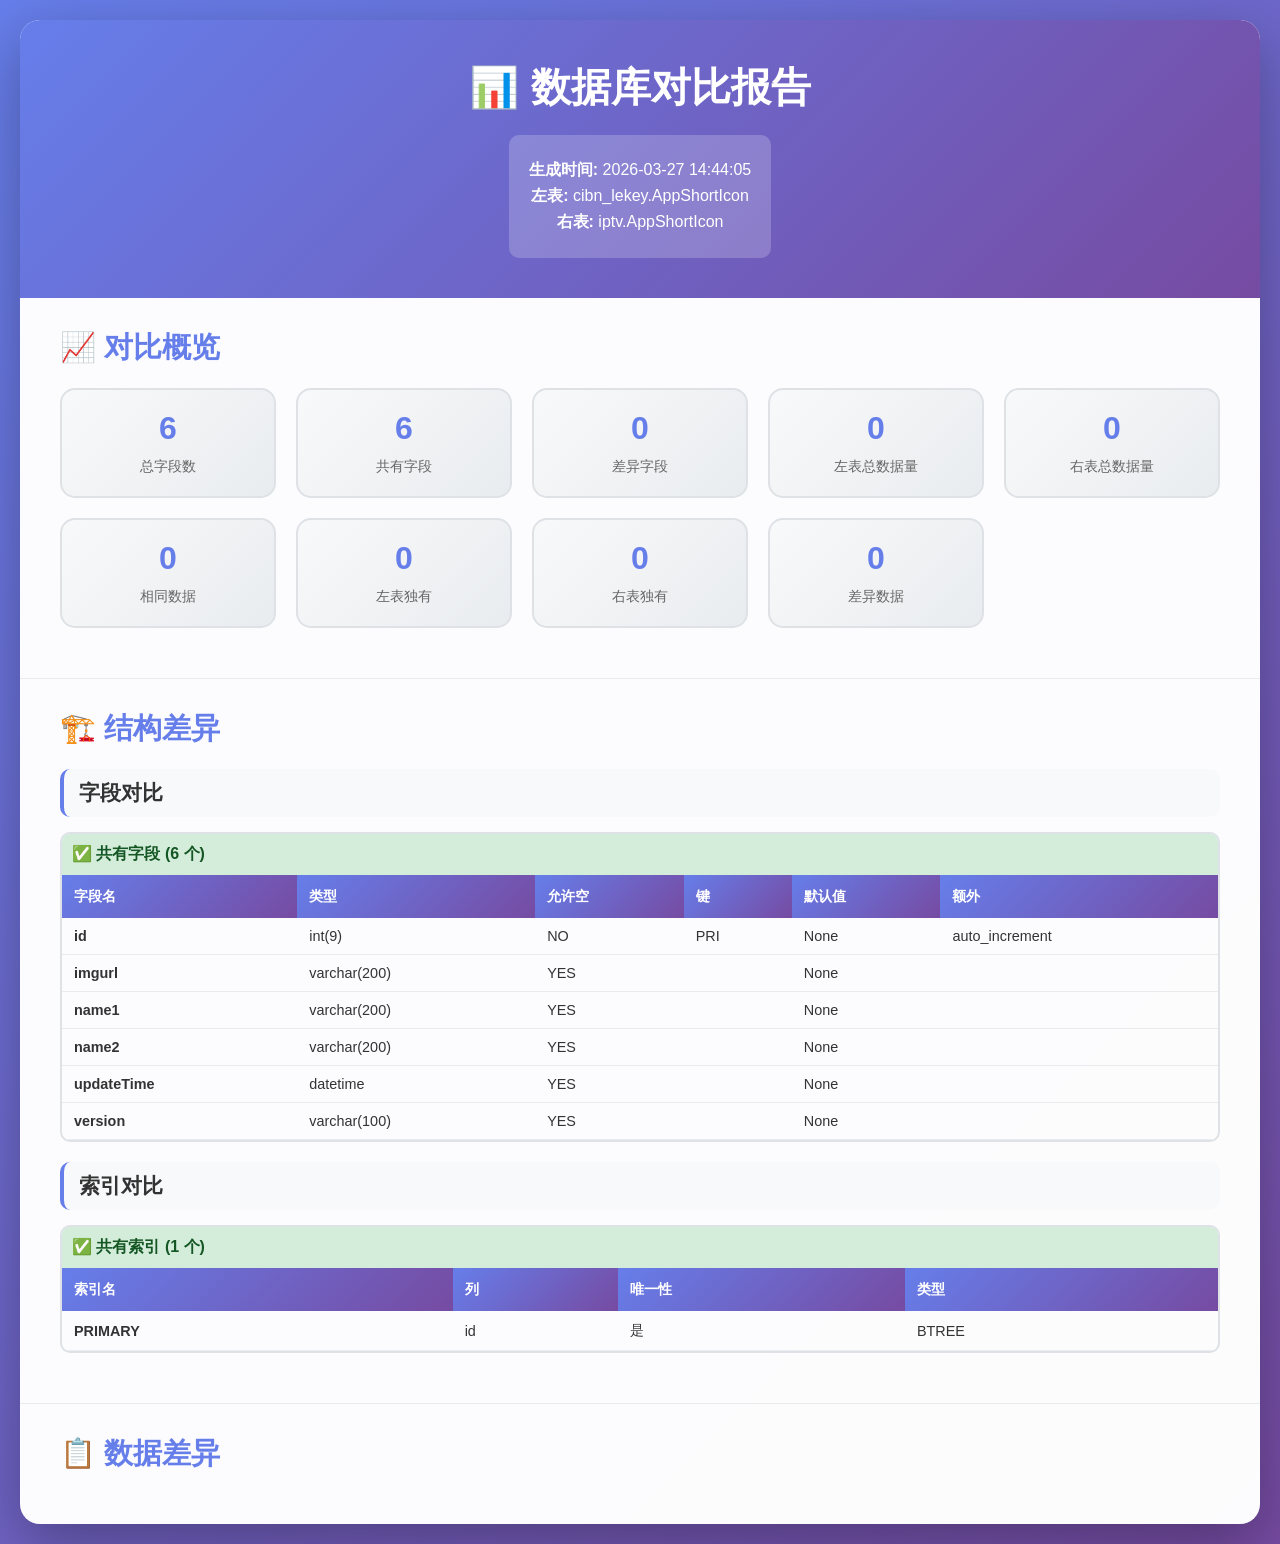
<file: modules/mysql/mysql_diff/static/reports/2026/03/AppShortIcon_AppShortIcon_diff_report_20260327_144405.html>
<!DOCTYPE html>
<html lang="zh-CN">
<head>
    <meta charset="UTF-8">
    <meta name="viewport" content="width=device-width, initial-scale=1.0">
    <title>数据库对比报告 - 20260327_144405</title>
    <style>
        
        * {
            margin: 0;
            padding: 0;
            box-sizing: border-box;
        }

        body {
            font-family: -apple-system, BlinkMacSystemFont, 'Segoe UI', 'PingFang SC', 'Hiragino Sans GB', 'Microsoft YaHei', sans-serif;
            background: linear-gradient(135deg, #667eea 0%, #764ba2 100%);
            min-height: 100vh;
            padding: 20px;
            color: #333;
        }

        .container {
            max-width: 1400px;
            margin: 0 auto;
            background: rgba(255, 255, 255, 0.98);
            border-radius: 20px;
            box-shadow: 0 20px 60px rgba(0, 0, 0, 0.3);
            overflow: hidden;
        }

        .header {
            background: linear-gradient(135deg, #667eea 0%, #764ba2 100%);
            color: white;
            padding: 40px;
            text-align: center;
        }

        .header h1 {
            font-size: 2.5rem;
            margin-bottom: 20px;
        }

        .meta-info {
            background: rgba(255, 255, 255, 0.2);
            padding: 20px;
            border-radius: 10px;
            display: inline-block;
        }

        .meta-info p {
            margin: 5px 0;
            font-size: 1rem;
        }

        section {
            padding: 30px 40px;
            border-bottom: 1px solid #e9ecef;
        }

        section:last-child {
            border-bottom: none;
        }

        h2 {
            font-size: 1.8rem;
            margin-bottom: 20px;
            color: #667eea;
            display: flex;
            align-items: center;
            gap: 10px;
        }

        .stats-grid {
            display: grid;
            grid-template-columns: repeat(auto-fit, minmax(200px, 1fr));
            gap: 20px;
            margin: 20px 0;
        }

        .stat-card {
            background: linear-gradient(135deg, #f8f9fa 0%, #e9ecef 100%);
            padding: 20px;
            border-radius: 15px;
            text-align: center;
            border: 2px solid #dee2e6;
        }

        .stat-card h3 {
            font-size: 2rem;
            color: #667eea;
            margin-bottom: 10px;
        }

        .stat-card p {
            color: #666;
            font-size: 0.9rem;
        }

        .diff-section {
            margin: 20px 0;
        }

        .diff-section h3 {
            font-size: 1.3rem;
            margin-bottom: 15px;
            padding: 10px 15px;
            background: #f8f9fa;
            border-radius: 10px;
            border-left: 4px solid #667eea;
        }

        .table-container {
            overflow-x: auto;
            margin: 15px 0;
            border-radius: 10px;
            border: 2px solid #dee2e6;
        }

        table {
            width: 100%;
            border-collapse: collapse;
            font-size: 0.9rem;
        }

        th {
            background: linear-gradient(135deg, #667eea 0%, #764ba2 100%);
            color: white;
            padding: 12px;
            text-align: left;
            font-weight: 600;
        }

        td {
            padding: 10px 12px;
            border-bottom: 1px solid #e9ecef;
        }

        tr:hover {
            background: #f8f9ff;
        }

        .badge {
            display: inline-block;
            padding: 4px 12px;
            border-radius: 20px;
            font-size: 0.85rem;
            font-weight: 600;
        }

        .badge-common {
            background: #d4edda;
            color: #155724;
        }

        .badge-diff {
            background: #f8d7da;
            color: #721c24;
        }

        .badge-left {
            background: #cce5ff;
            color: #004085;
        }

        .badge-right {
            background: #fff3cd;
            color: #856404;
        }

        .diff-value {
            display: inline-block;
            padding: 4px 8px;
            border-radius: 5px;
            font-family: 'Monaco', 'Menlo', monospace;
            font-size: 0.85rem;
        }

        .diff-left {
            background: #ffebee;
            color: #c62828;
        }

        .diff-right {
            background: #e8f5e9;
            color: #2e7d32;
        }

        .summary-box {
            background: #fff3cd;
            border: 2px solid #ffc107;
            border-radius: 10px;
            padding: 20px;
            margin: 20px 0;
        }

        .summary-box h4 {
            color: #856404;
            margin-bottom: 10px;
        }

        .key-list {
            display: flex;
            flex-wrap: wrap;
            gap: 8px;
            margin-top: 10px;
        }

        .key-item {
            background: white;
            padding: 6px 12px;
            border-radius: 5px;
            font-family: monospace;
            font-size: 0.85rem;
            border: 1px solid #dee2e6;
        }

        .empty-message {
            text-align: center;
            padding: 40px;
            color: #999;
            font-size: 1.1rem;
        }

        @media (max-width: 768px) {
            .header h1 {
                font-size: 1.8rem;
            }

            section {
                padding: 20px;
            }

            h2 {
                font-size: 1.4rem;
            }
        }
        
    </style>
</head>
<body>
    <div class="container">
        <header class="header">
            <h1>📊 数据库对比报告</h1>
            <div class="meta-info">
                <p><strong>生成时间:</strong> 2026-03-27 14:44:05</p>
                <p><strong>左表:</strong> cibn_lekey.AppShortIcon</p>
                <p><strong>右表:</strong> iptv.AppShortIcon</p>
            </div>
        </header>

        <section class="overview">
            <h2>📈 对比概览</h2>
            
        <div class="stats-grid">
            <div class="stat-card">
                <h3>6</h3>
                <p>总字段数</p>
            </div>
            <div class="stat-card">
                <h3>6</h3>
                <p>共有字段</p>
            </div>
            <div class="stat-card">
                <h3>0</h3>
                <p>差异字段</p>
            </div>
            <div class="stat-card">
                <h3>0</h3>
                <p>左表总数据量</p>
            </div>
            <div class="stat-card">
                <h3>0</h3>
                <p>右表总数据量</p>
            </div>
            <div class="stat-card">
                <h3>0</h3>
                <p>相同数据</p>
            </div>
            <div class="stat-card">
                <h3>0</h3>
                <p>左表独有</p>
            </div>
            <div class="stat-card">
                <h3>0</h3>
                <p>右表独有</p>
            </div>
            <div class="stat-card">
                <h3>0</h3>
                <p>差异数据</p>
            </div>
        </div>
        
        </section>

        <section class="structure-diff">
            <h2>🏗️ 结构差异</h2>
            <div class="diff-section"><h3>字段对比</h3>
            <div class="table-container">
                <p style="padding: 10px; background: #d4edda; color: #155724; font-weight: 600;">
                    ✅ 共有字段 (6 个)
                </p>
                <table>
                    <thead>
                        <tr>
                            <th>字段名</th>
                            <th>类型</th>
                            <th>允许空</th>
                            <th>键</th>
                            <th>默认值</th>
                            <th>额外</th>
                        </tr>
                    </thead>
                    <tbody>
            
                        <tr>
                            <td><strong>id</strong></td>
                            <td>int(9)</td>
                            <td>NO</td>
                            <td>PRI</td>
                            <td>None</td>
                            <td>auto_increment</td>
                        </tr>
                
                        <tr>
                            <td><strong>imgurl</strong></td>
                            <td>varchar(200)</td>
                            <td>YES</td>
                            <td></td>
                            <td>None</td>
                            <td></td>
                        </tr>
                
                        <tr>
                            <td><strong>name1</strong></td>
                            <td>varchar(200)</td>
                            <td>YES</td>
                            <td></td>
                            <td>None</td>
                            <td></td>
                        </tr>
                
                        <tr>
                            <td><strong>name2</strong></td>
                            <td>varchar(200)</td>
                            <td>YES</td>
                            <td></td>
                            <td>None</td>
                            <td></td>
                        </tr>
                
                        <tr>
                            <td><strong>updateTime</strong></td>
                            <td>datetime</td>
                            <td>YES</td>
                            <td></td>
                            <td>None</td>
                            <td></td>
                        </tr>
                
                        <tr>
                            <td><strong>version</strong></td>
                            <td>varchar(100)</td>
                            <td>YES</td>
                            <td></td>
                            <td>None</td>
                            <td></td>
                        </tr>
                </tbody></table></div></div><div class="diff-section"><h3>索引对比</h3>
            <div class="table-container">
                <p style="padding: 10px; background: #d4edda; color: #155724; font-weight: 600;">
                    ✅ 共有索引 (1 个)
                </p>
                <table>
                    <thead>
                        <tr>
                            <th>索引名</th>
                            <th>列</th>
                            <th>唯一性</th>
                            <th>类型</th>
                        </tr>
                    </thead>
                    <tbody>
            
                        <tr>
                            <td><strong>PRIMARY</strong></td>
                            <td>id</td>
                            <td>是</td>
                            <td>BTREE</td>
                        </tr>
                </tbody></table></div></div>
        </section>

        <section class="data-diff">
            <h2>📋 数据差异</h2>
            
        </section>
    </div>
</body>
</html>
</file>
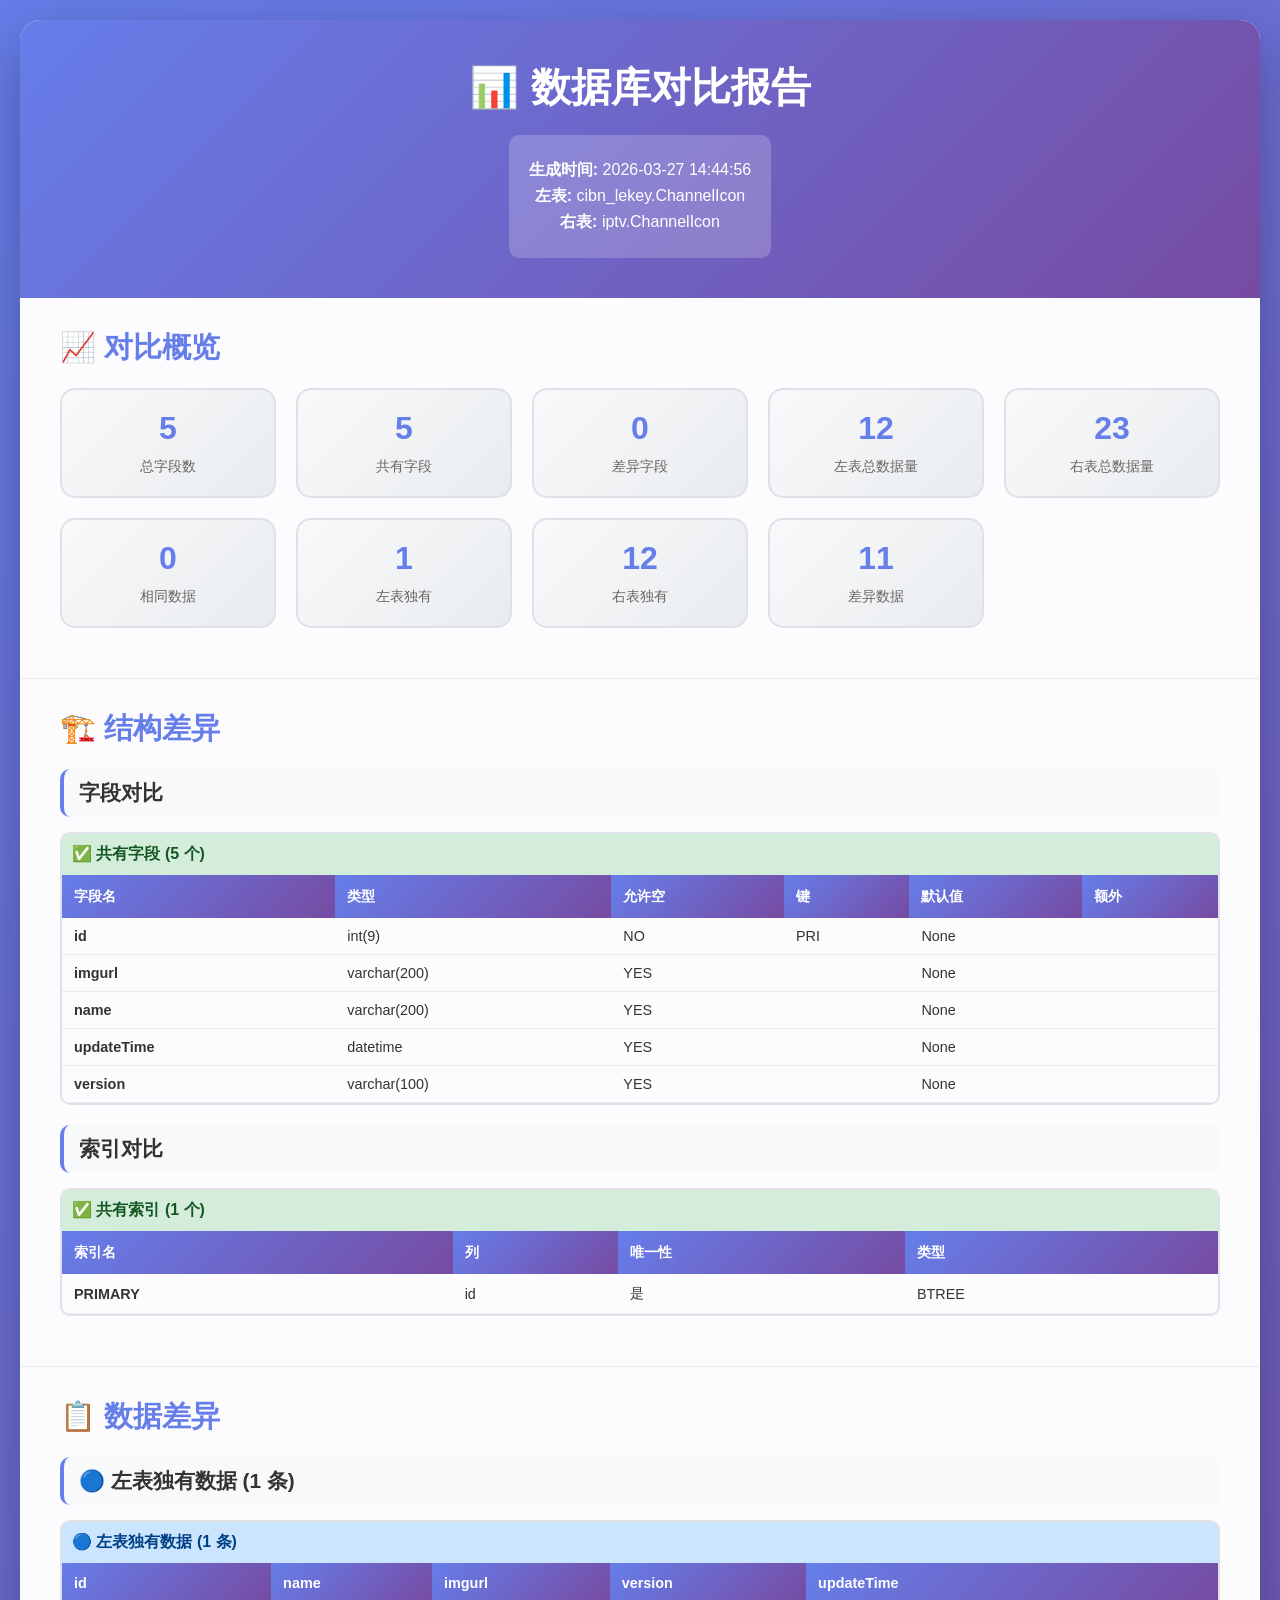
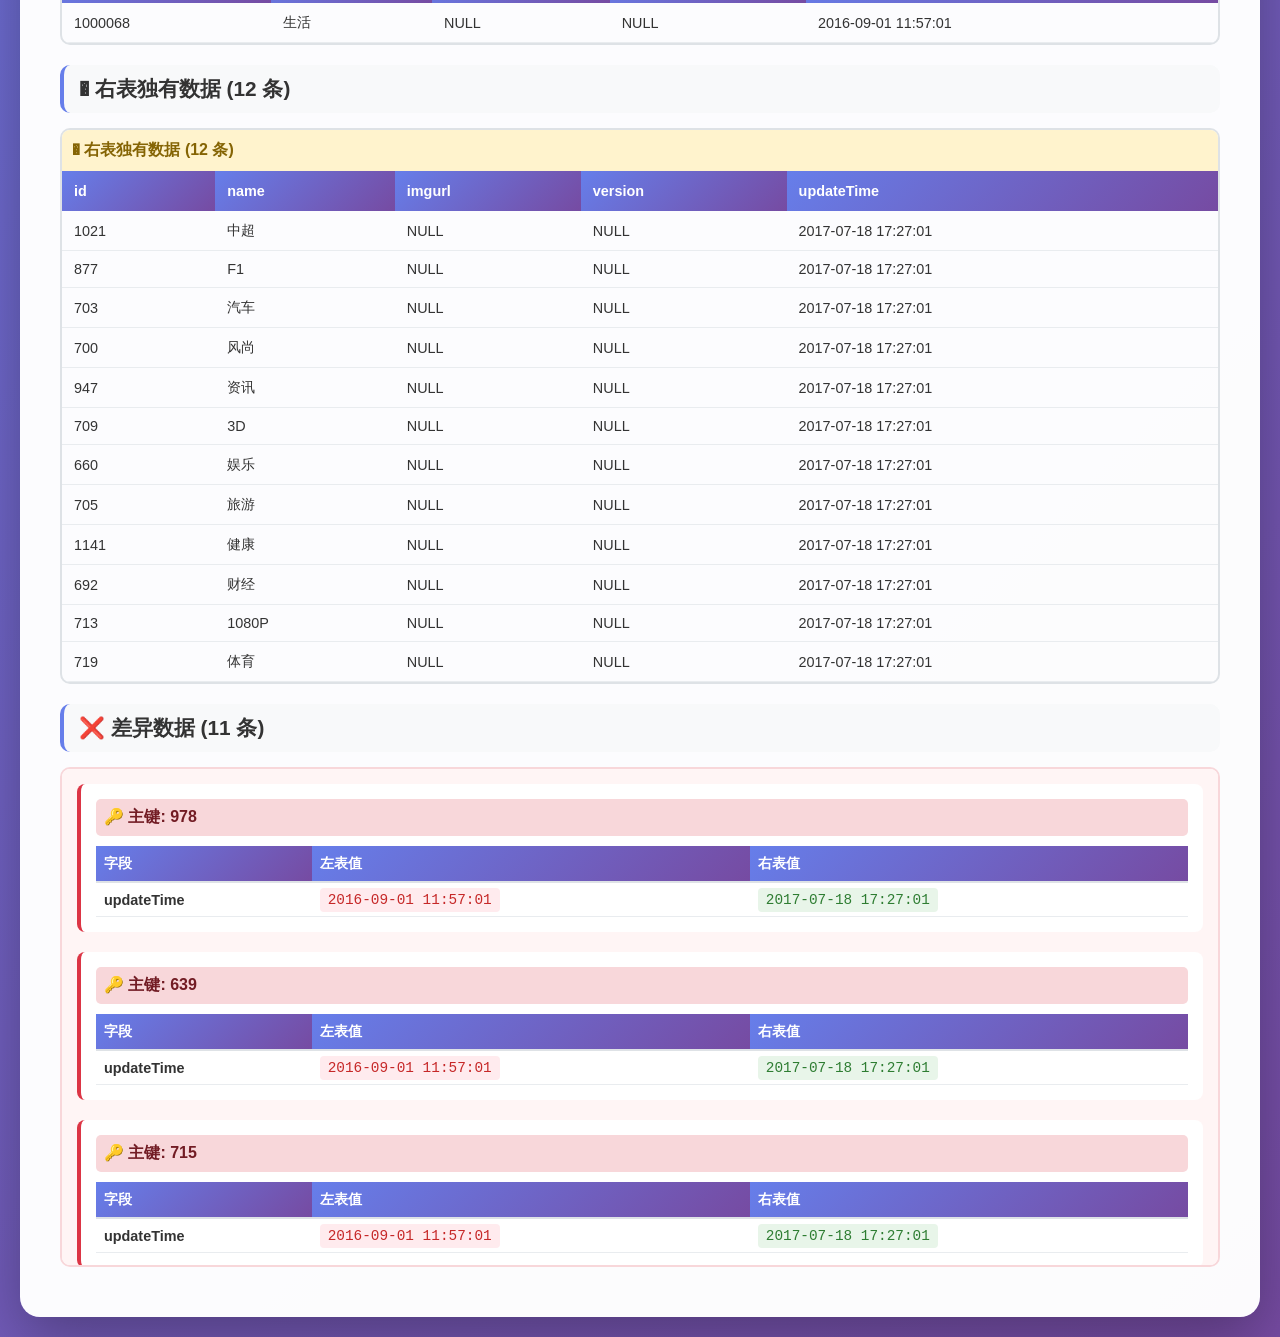
<file: modules/mysql/mysql_diff/static/reports/2026/03/ChannelIcon_ChannelIcon_diff_report_20260327_144456.html>
<!DOCTYPE html>
<html lang="zh-CN">
<head>
    <meta charset="UTF-8">
    <meta name="viewport" content="width=device-width, initial-scale=1.0">
    <title>数据库对比报告 - 20260327_144456</title>
    <style>
        
        * {
            margin: 0;
            padding: 0;
            box-sizing: border-box;
        }

        body {
            font-family: -apple-system, BlinkMacSystemFont, 'Segoe UI', 'PingFang SC', 'Hiragino Sans GB', 'Microsoft YaHei', sans-serif;
            background: linear-gradient(135deg, #667eea 0%, #764ba2 100%);
            min-height: 100vh;
            padding: 20px;
            color: #333;
        }

        .container {
            max-width: 1400px;
            margin: 0 auto;
            background: rgba(255, 255, 255, 0.98);
            border-radius: 20px;
            box-shadow: 0 20px 60px rgba(0, 0, 0, 0.3);
            overflow: hidden;
        }

        .header {
            background: linear-gradient(135deg, #667eea 0%, #764ba2 100%);
            color: white;
            padding: 40px;
            text-align: center;
        }

        .header h1 {
            font-size: 2.5rem;
            margin-bottom: 20px;
        }

        .meta-info {
            background: rgba(255, 255, 255, 0.2);
            padding: 20px;
            border-radius: 10px;
            display: inline-block;
        }

        .meta-info p {
            margin: 5px 0;
            font-size: 1rem;
        }

        section {
            padding: 30px 40px;
            border-bottom: 1px solid #e9ecef;
        }

        section:last-child {
            border-bottom: none;
        }

        h2 {
            font-size: 1.8rem;
            margin-bottom: 20px;
            color: #667eea;
            display: flex;
            align-items: center;
            gap: 10px;
        }

        .stats-grid {
            display: grid;
            grid-template-columns: repeat(auto-fit, minmax(200px, 1fr));
            gap: 20px;
            margin: 20px 0;
        }

        .stat-card {
            background: linear-gradient(135deg, #f8f9fa 0%, #e9ecef 100%);
            padding: 20px;
            border-radius: 15px;
            text-align: center;
            border: 2px solid #dee2e6;
        }

        .stat-card h3 {
            font-size: 2rem;
            color: #667eea;
            margin-bottom: 10px;
        }

        .stat-card p {
            color: #666;
            font-size: 0.9rem;
        }

        .diff-section {
            margin: 20px 0;
        }

        .diff-section h3 {
            font-size: 1.3rem;
            margin-bottom: 15px;
            padding: 10px 15px;
            background: #f8f9fa;
            border-radius: 10px;
            border-left: 4px solid #667eea;
        }

        .table-container {
            overflow-x: auto;
            margin: 15px 0;
            border-radius: 10px;
            border: 2px solid #dee2e6;
        }

        table {
            width: 100%;
            border-collapse: collapse;
            font-size: 0.9rem;
        }

        th {
            background: linear-gradient(135deg, #667eea 0%, #764ba2 100%);
            color: white;
            padding: 12px;
            text-align: left;
            font-weight: 600;
        }

        td {
            padding: 10px 12px;
            border-bottom: 1px solid #e9ecef;
        }

        tr:hover {
            background: #f8f9ff;
        }

        .badge {
            display: inline-block;
            padding: 4px 12px;
            border-radius: 20px;
            font-size: 0.85rem;
            font-weight: 600;
        }

        .badge-common {
            background: #d4edda;
            color: #155724;
        }

        .badge-diff {
            background: #f8d7da;
            color: #721c24;
        }

        .badge-left {
            background: #cce5ff;
            color: #004085;
        }

        .badge-right {
            background: #fff3cd;
            color: #856404;
        }

        .diff-value {
            display: inline-block;
            padding: 4px 8px;
            border-radius: 5px;
            font-family: 'Monaco', 'Menlo', monospace;
            font-size: 0.85rem;
        }

        .diff-left {
            background: #ffebee;
            color: #c62828;
        }

        .diff-right {
            background: #e8f5e9;
            color: #2e7d32;
        }

        .summary-box {
            background: #fff3cd;
            border: 2px solid #ffc107;
            border-radius: 10px;
            padding: 20px;
            margin: 20px 0;
        }

        .summary-box h4 {
            color: #856404;
            margin-bottom: 10px;
        }

        .key-list {
            display: flex;
            flex-wrap: wrap;
            gap: 8px;
            margin-top: 10px;
        }

        .key-item {
            background: white;
            padding: 6px 12px;
            border-radius: 5px;
            font-family: monospace;
            font-size: 0.85rem;
            border: 1px solid #dee2e6;
        }

        .empty-message {
            text-align: center;
            padding: 40px;
            color: #999;
            font-size: 1.1rem;
        }

        @media (max-width: 768px) {
            .header h1 {
                font-size: 1.8rem;
            }

            section {
                padding: 20px;
            }

            h2 {
                font-size: 1.4rem;
            }
        }
        
    </style>
</head>
<body>
    <div class="container">
        <header class="header">
            <h1>📊 数据库对比报告</h1>
            <div class="meta-info">
                <p><strong>生成时间:</strong> 2026-03-27 14:44:56</p>
                <p><strong>左表:</strong> cibn_lekey.ChannelIcon</p>
                <p><strong>右表:</strong> iptv.ChannelIcon</p>
            </div>
        </header>

        <section class="overview">
            <h2>📈 对比概览</h2>
            
        <div class="stats-grid">
            <div class="stat-card">
                <h3>5</h3>
                <p>总字段数</p>
            </div>
            <div class="stat-card">
                <h3>5</h3>
                <p>共有字段</p>
            </div>
            <div class="stat-card">
                <h3>0</h3>
                <p>差异字段</p>
            </div>
            <div class="stat-card">
                <h3>12</h3>
                <p>左表总数据量</p>
            </div>
            <div class="stat-card">
                <h3>23</h3>
                <p>右表总数据量</p>
            </div>
            <div class="stat-card">
                <h3>0</h3>
                <p>相同数据</p>
            </div>
            <div class="stat-card">
                <h3>1</h3>
                <p>左表独有</p>
            </div>
            <div class="stat-card">
                <h3>12</h3>
                <p>右表独有</p>
            </div>
            <div class="stat-card">
                <h3>11</h3>
                <p>差异数据</p>
            </div>
        </div>
        
        </section>

        <section class="structure-diff">
            <h2>🏗️ 结构差异</h2>
            <div class="diff-section"><h3>字段对比</h3>
            <div class="table-container">
                <p style="padding: 10px; background: #d4edda; color: #155724; font-weight: 600;">
                    ✅ 共有字段 (5 个)
                </p>
                <table>
                    <thead>
                        <tr>
                            <th>字段名</th>
                            <th>类型</th>
                            <th>允许空</th>
                            <th>键</th>
                            <th>默认值</th>
                            <th>额外</th>
                        </tr>
                    </thead>
                    <tbody>
            
                        <tr>
                            <td><strong>id</strong></td>
                            <td>int(9)</td>
                            <td>NO</td>
                            <td>PRI</td>
                            <td>None</td>
                            <td></td>
                        </tr>
                
                        <tr>
                            <td><strong>imgurl</strong></td>
                            <td>varchar(200)</td>
                            <td>YES</td>
                            <td></td>
                            <td>None</td>
                            <td></td>
                        </tr>
                
                        <tr>
                            <td><strong>name</strong></td>
                            <td>varchar(200)</td>
                            <td>YES</td>
                            <td></td>
                            <td>None</td>
                            <td></td>
                        </tr>
                
                        <tr>
                            <td><strong>updateTime</strong></td>
                            <td>datetime</td>
                            <td>YES</td>
                            <td></td>
                            <td>None</td>
                            <td></td>
                        </tr>
                
                        <tr>
                            <td><strong>version</strong></td>
                            <td>varchar(100)</td>
                            <td>YES</td>
                            <td></td>
                            <td>None</td>
                            <td></td>
                        </tr>
                </tbody></table></div></div><div class="diff-section"><h3>索引对比</h3>
            <div class="table-container">
                <p style="padding: 10px; background: #d4edda; color: #155724; font-weight: 600;">
                    ✅ 共有索引 (1 个)
                </p>
                <table>
                    <thead>
                        <tr>
                            <th>索引名</th>
                            <th>列</th>
                            <th>唯一性</th>
                            <th>类型</th>
                        </tr>
                    </thead>
                    <tbody>
            
                        <tr>
                            <td><strong>PRIMARY</strong></td>
                            <td>id</td>
                            <td>是</td>
                            <td>BTREE</td>
                        </tr>
                </tbody></table></div></div>
        </section>

        <section class="data-diff">
            <h2>📋 数据差异</h2>
            
        <div class="diff-section">
            <h3>🔵 左表独有数据 (1 条)</h3>
            <div class="table-container">
                <p style="padding: 10px; background: #cce5ff; color: #004085; font-weight: 600;">
                    🔵 左表独有数据 (1 条)
                </p>
                <table>
                    <thead>
                        <tr>
        <th>id</th><th>name</th><th>imgurl</th><th>version</th><th>updateTime</th>
                        </tr>
                    </thead>
                    <tbody>
        <tr><td>1000068</td><td>生活</td><td>NULL</td><td>NULL</td><td>2016-09-01 11:57:01</td></tr>
                    </tbody>
                </table>
            </div>
        </div>
        
        <div class="diff-section">
            <h3>� 右表独有数据 (12 条)</h3>
            <div class="table-container">
                <p style="padding: 10px; background: #fff3cd; color: #856404; font-weight: 600;">
                    � 右表独有数据 (12 条)
                </p>
                <table>
                    <thead>
                        <tr>
        <th>id</th><th>name</th><th>imgurl</th><th>version</th><th>updateTime</th>
                        </tr>
                    </thead>
                    <tbody>
        <tr><td>1021</td><td>中超</td><td>NULL</td><td>NULL</td><td>2017-07-18 17:27:01</td></tr><tr><td>877</td><td>F1</td><td>NULL</td><td>NULL</td><td>2017-07-18 17:27:01</td></tr><tr><td>703</td><td>汽车</td><td>NULL</td><td>NULL</td><td>2017-07-18 17:27:01</td></tr><tr><td>700</td><td>风尚</td><td>NULL</td><td>NULL</td><td>2017-07-18 17:27:01</td></tr><tr><td>947</td><td>资讯</td><td>NULL</td><td>NULL</td><td>2017-07-18 17:27:01</td></tr><tr><td>709</td><td>3D</td><td>NULL</td><td>NULL</td><td>2017-07-18 17:27:01</td></tr><tr><td>660</td><td>娱乐</td><td>NULL</td><td>NULL</td><td>2017-07-18 17:27:01</td></tr><tr><td>705</td><td>旅游</td><td>NULL</td><td>NULL</td><td>2017-07-18 17:27:01</td></tr><tr><td>1141</td><td>健康</td><td>NULL</td><td>NULL</td><td>2017-07-18 17:27:01</td></tr><tr><td>692</td><td>财经</td><td>NULL</td><td>NULL</td><td>2017-07-18 17:27:01</td></tr><tr><td>713</td><td>1080P</td><td>NULL</td><td>NULL</td><td>2017-07-18 17:27:01</td></tr><tr><td>719</td><td>体育</td><td>NULL</td><td>NULL</td><td>2017-07-18 17:27:01</td></tr>
                    </tbody>
                </table>
            </div>
        </div>
        
        <div class="diff-section">
            <h3>❌ 差异数据 (11 条)</h3>
            <div class="scrollable-container" style="max-height: 500px; overflow-y: auto; border: 2px solid #f8d7da; border-radius: 10px; padding: 15px; background: #fff5f5;">
        
                <div class="diff-item" style="margin-bottom: 20px; padding: 15px; background: white; border-radius: 8px; border-left: 4px solid #dc3545;">
                    <div style="font-weight: 600; color: #721c24; margin-bottom: 10px; padding: 8px; background: #f8d7da; border-radius: 5px;">
                        🔑 主键: 978
                    </div>
                    <table style="width: 100%; border-collapse: collapse;">
                        <thead>
                            <tr style="background: #f8f9fa;">
                                <th style="padding: 8px; text-align: left; border-bottom: 2px solid #dee2e6;">字段</th>
                                <th style="padding: 8px; text-align: left; border-bottom: 2px solid #dee2e6;">左表值</th>
                                <th style="padding: 8px; text-align: left; border-bottom: 2px solid #dee2e6;">右表值</th>
                            </tr>
                        </thead>
                        <tbody>
            
                            <tr>
                                <td style="padding: 8px; border-bottom: 1px solid #e9ecef;"><strong>updateTime</strong></td>
                                <td style="padding: 8px; border-bottom: 1px solid #e9ecef;"><span style="background: #ffebee; color: #c62828; padding: 4px 8px; border-radius: 4px; font-family: monospace;">2016-09-01 11:57:01</span></td>
                                <td style="padding: 8px; border-bottom: 1px solid #e9ecef;"><span style="background: #e8f5e9; color: #2e7d32; padding: 4px 8px; border-radius: 4px; font-family: monospace;">2017-07-18 17:27:01</span></td>
                            </tr>
                
                        </tbody>
                    </table>
                </div>
            
                <div class="diff-item" style="margin-bottom: 20px; padding: 15px; background: white; border-radius: 8px; border-left: 4px solid #dc3545;">
                    <div style="font-weight: 600; color: #721c24; margin-bottom: 10px; padding: 8px; background: #f8d7da; border-radius: 5px;">
                        🔑 主键: 639
                    </div>
                    <table style="width: 100%; border-collapse: collapse;">
                        <thead>
                            <tr style="background: #f8f9fa;">
                                <th style="padding: 8px; text-align: left; border-bottom: 2px solid #dee2e6;">字段</th>
                                <th style="padding: 8px; text-align: left; border-bottom: 2px solid #dee2e6;">左表值</th>
                                <th style="padding: 8px; text-align: left; border-bottom: 2px solid #dee2e6;">右表值</th>
                            </tr>
                        </thead>
                        <tbody>
            
                            <tr>
                                <td style="padding: 8px; border-bottom: 1px solid #e9ecef;"><strong>updateTime</strong></td>
                                <td style="padding: 8px; border-bottom: 1px solid #e9ecef;"><span style="background: #ffebee; color: #c62828; padding: 4px 8px; border-radius: 4px; font-family: monospace;">2016-09-01 11:57:01</span></td>
                                <td style="padding: 8px; border-bottom: 1px solid #e9ecef;"><span style="background: #e8f5e9; color: #2e7d32; padding: 4px 8px; border-radius: 4px; font-family: monospace;">2017-07-18 17:27:01</span></td>
                            </tr>
                
                        </tbody>
                    </table>
                </div>
            
                <div class="diff-item" style="margin-bottom: 20px; padding: 15px; background: white; border-radius: 8px; border-left: 4px solid #dc3545;">
                    <div style="font-weight: 600; color: #721c24; margin-bottom: 10px; padding: 8px; background: #f8d7da; border-radius: 5px;">
                        🔑 主键: 715
                    </div>
                    <table style="width: 100%; border-collapse: collapse;">
                        <thead>
                            <tr style="background: #f8f9fa;">
                                <th style="padding: 8px; text-align: left; border-bottom: 2px solid #dee2e6;">字段</th>
                                <th style="padding: 8px; text-align: left; border-bottom: 2px solid #dee2e6;">左表值</th>
                                <th style="padding: 8px; text-align: left; border-bottom: 2px solid #dee2e6;">右表值</th>
                            </tr>
                        </thead>
                        <tbody>
            
                            <tr>
                                <td style="padding: 8px; border-bottom: 1px solid #e9ecef;"><strong>updateTime</strong></td>
                                <td style="padding: 8px; border-bottom: 1px solid #e9ecef;"><span style="background: #ffebee; color: #c62828; padding: 4px 8px; border-radius: 4px; font-family: monospace;">2016-09-01 11:57:01</span></td>
                                <td style="padding: 8px; border-bottom: 1px solid #e9ecef;"><span style="background: #e8f5e9; color: #2e7d32; padding: 4px 8px; border-radius: 4px; font-family: monospace;">2017-07-18 17:27:01</span></td>
                            </tr>
                
                        </tbody>
                    </table>
                </div>
            
                <div class="diff-item" style="margin-bottom: 20px; padding: 15px; background: white; border-radius: 8px; border-left: 4px solid #dc3545;">
                    <div style="font-weight: 600; color: #721c24; margin-bottom: 10px; padding: 8px; background: #f8d7da; border-radius: 5px;">
                        🔑 主键: 675
                    </div>
                    <table style="width: 100%; border-collapse: collapse;">
                        <thead>
                            <tr style="background: #f8f9fa;">
                                <th style="padding: 8px; text-align: left; border-bottom: 2px solid #dee2e6;">字段</th>
                                <th style="padding: 8px; text-align: left; border-bottom: 2px solid #dee2e6;">左表值</th>
                                <th style="padding: 8px; text-align: left; border-bottom: 2px solid #dee2e6;">右表值</th>
                            </tr>
                        </thead>
                        <tbody>
            
                            <tr>
                                <td style="padding: 8px; border-bottom: 1px solid #e9ecef;"><strong>updateTime</strong></td>
                                <td style="padding: 8px; border-bottom: 1px solid #e9ecef;"><span style="background: #ffebee; color: #c62828; padding: 4px 8px; border-radius: 4px; font-family: monospace;">2016-09-01 11:57:01</span></td>
                                <td style="padding: 8px; border-bottom: 1px solid #e9ecef;"><span style="background: #e8f5e9; color: #2e7d32; padding: 4px 8px; border-radius: 4px; font-family: monospace;">2017-07-18 17:27:01</span></td>
                            </tr>
                
                        </tbody>
                    </table>
                </div>
            
                <div class="diff-item" style="margin-bottom: 20px; padding: 15px; background: white; border-radius: 8px; border-left: 4px solid #dc3545;">
                    <div style="font-weight: 600; color: #721c24; margin-bottom: 10px; padding: 8px; background: #f8d7da; border-radius: 5px;">
                        🔑 主键: 684
                    </div>
                    <table style="width: 100%; border-collapse: collapse;">
                        <thead>
                            <tr style="background: #f8f9fa;">
                                <th style="padding: 8px; text-align: left; border-bottom: 2px solid #dee2e6;">字段</th>
                                <th style="padding: 8px; text-align: left; border-bottom: 2px solid #dee2e6;">左表值</th>
                                <th style="padding: 8px; text-align: left; border-bottom: 2px solid #dee2e6;">右表值</th>
                            </tr>
                        </thead>
                        <tbody>
            
                            <tr>
                                <td style="padding: 8px; border-bottom: 1px solid #e9ecef;"><strong>updateTime</strong></td>
                                <td style="padding: 8px; border-bottom: 1px solid #e9ecef;"><span style="background: #ffebee; color: #c62828; padding: 4px 8px; border-radius: 4px; font-family: monospace;">2016-09-01 11:57:01</span></td>
                                <td style="padding: 8px; border-bottom: 1px solid #e9ecef;"><span style="background: #e8f5e9; color: #2e7d32; padding: 4px 8px; border-radius: 4px; font-family: monospace;">2017-07-18 17:27:01</span></td>
                            </tr>
                
                        </tbody>
                    </table>
                </div>
            
                <div class="diff-item" style="margin-bottom: 20px; padding: 15px; background: white; border-radius: 8px; border-left: 4px solid #dc3545;">
                    <div style="font-weight: 600; color: #721c24; margin-bottom: 10px; padding: 8px; background: #f8d7da; border-radius: 5px;">
                        🔑 主键: 647
                    </div>
                    <table style="width: 100%; border-collapse: collapse;">
                        <thead>
                            <tr style="background: #f8f9fa;">
                                <th style="padding: 8px; text-align: left; border-bottom: 2px solid #dee2e6;">字段</th>
                                <th style="padding: 8px; text-align: left; border-bottom: 2px solid #dee2e6;">左表值</th>
                                <th style="padding: 8px; text-align: left; border-bottom: 2px solid #dee2e6;">右表值</th>
                            </tr>
                        </thead>
                        <tbody>
            
                            <tr>
                                <td style="padding: 8px; border-bottom: 1px solid #e9ecef;"><strong>updateTime</strong></td>
                                <td style="padding: 8px; border-bottom: 1px solid #e9ecef;"><span style="background: #ffebee; color: #c62828; padding: 4px 8px; border-radius: 4px; font-family: monospace;">2016-09-01 11:57:01</span></td>
                                <td style="padding: 8px; border-bottom: 1px solid #e9ecef;"><span style="background: #e8f5e9; color: #2e7d32; padding: 4px 8px; border-radius: 4px; font-family: monospace;">2017-07-18 17:27:01</span></td>
                            </tr>
                
                        </tbody>
                    </table>
                </div>
            
                <div class="diff-item" style="margin-bottom: 20px; padding: 15px; background: white; border-radius: 8px; border-left: 4px solid #dc3545;">
                    <div style="font-weight: 600; color: #721c24; margin-bottom: 10px; padding: 8px; background: #f8d7da; border-radius: 5px;">
                        🔑 主键: 711
                    </div>
                    <table style="width: 100%; border-collapse: collapse;">
                        <thead>
                            <tr style="background: #f8f9fa;">
                                <th style="padding: 8px; text-align: left; border-bottom: 2px solid #dee2e6;">字段</th>
                                <th style="padding: 8px; text-align: left; border-bottom: 2px solid #dee2e6;">左表值</th>
                                <th style="padding: 8px; text-align: left; border-bottom: 2px solid #dee2e6;">右表值</th>
                            </tr>
                        </thead>
                        <tbody>
            
                            <tr>
                                <td style="padding: 8px; border-bottom: 1px solid #e9ecef;"><strong>updateTime</strong></td>
                                <td style="padding: 8px; border-bottom: 1px solid #e9ecef;"><span style="background: #ffebee; color: #c62828; padding: 4px 8px; border-radius: 4px; font-family: monospace;">2016-09-01 11:57:01</span></td>
                                <td style="padding: 8px; border-bottom: 1px solid #e9ecef;"><span style="background: #e8f5e9; color: #2e7d32; padding: 4px 8px; border-radius: 4px; font-family: monospace;">2017-07-18 17:27:01</span></td>
                            </tr>
                
                        </tbody>
                    </table>
                </div>
            
                <div class="diff-item" style="margin-bottom: 20px; padding: 15px; background: white; border-radius: 8px; border-left: 4px solid #dc3545;">
                    <div style="font-weight: 600; color: #721c24; margin-bottom: 10px; padding: 8px; background: #f8d7da; border-radius: 5px;">
                        🔑 主键: 668
                    </div>
                    <table style="width: 100%; border-collapse: collapse;">
                        <thead>
                            <tr style="background: #f8f9fa;">
                                <th style="padding: 8px; text-align: left; border-bottom: 2px solid #dee2e6;">字段</th>
                                <th style="padding: 8px; text-align: left; border-bottom: 2px solid #dee2e6;">左表值</th>
                                <th style="padding: 8px; text-align: left; border-bottom: 2px solid #dee2e6;">右表值</th>
                            </tr>
                        </thead>
                        <tbody>
            
                            <tr>
                                <td style="padding: 8px; border-bottom: 1px solid #e9ecef;"><strong>updateTime</strong></td>
                                <td style="padding: 8px; border-bottom: 1px solid #e9ecef;"><span style="background: #ffebee; color: #c62828; padding: 4px 8px; border-radius: 4px; font-family: monospace;">2016-09-01 11:57:01</span></td>
                                <td style="padding: 8px; border-bottom: 1px solid #e9ecef;"><span style="background: #e8f5e9; color: #2e7d32; padding: 4px 8px; border-radius: 4px; font-family: monospace;">2017-07-18 17:27:01</span></td>
                            </tr>
                
                        </tbody>
                    </table>
                </div>
            
                <div class="diff-item" style="margin-bottom: 20px; padding: 15px; background: white; border-radius: 8px; border-left: 4px solid #dc3545;">
                    <div style="font-weight: 600; color: #721c24; margin-bottom: 10px; padding: 8px; background: #f8d7da; border-radius: 5px;">
                        🔑 主键: 619
                    </div>
                    <table style="width: 100%; border-collapse: collapse;">
                        <thead>
                            <tr style="background: #f8f9fa;">
                                <th style="padding: 8px; text-align: left; border-bottom: 2px solid #dee2e6;">字段</th>
                                <th style="padding: 8px; text-align: left; border-bottom: 2px solid #dee2e6;">左表值</th>
                                <th style="padding: 8px; text-align: left; border-bottom: 2px solid #dee2e6;">右表值</th>
                            </tr>
                        </thead>
                        <tbody>
            
                            <tr>
                                <td style="padding: 8px; border-bottom: 1px solid #e9ecef;"><strong>updateTime</strong></td>
                                <td style="padding: 8px; border-bottom: 1px solid #e9ecef;"><span style="background: #ffebee; color: #c62828; padding: 4px 8px; border-radius: 4px; font-family: monospace;">2016-09-01 11:57:01</span></td>
                                <td style="padding: 8px; border-bottom: 1px solid #e9ecef;"><span style="background: #e8f5e9; color: #2e7d32; padding: 4px 8px; border-radius: 4px; font-family: monospace;">2017-07-18 17:27:01</span></td>
                            </tr>
                
                            <tr>
                                <td style="padding: 8px; border-bottom: 1px solid #e9ecef;"><strong>imgurl</strong></td>
                                <td style="padding: 8px; border-bottom: 1px solid #e9ecef;"><span style="background: #ffebee; color: #c62828; padding: 4px 8px; border-radius: 4px; font-family: monospace;"></span></td>
                                <td style="padding: 8px; border-bottom: 1px solid #e9ecef;"><span style="background: #e8f5e9; color: #2e7d32; padding: 4px 8px; border-radius: 4px; font-family: monospace;">NULL</span></td>
                            </tr>
                
                        </tbody>
                    </table>
                </div>
            
                <div class="diff-item" style="margin-bottom: 20px; padding: 15px; background: white; border-radius: 8px; border-left: 4px solid #dc3545;">
                    <div style="font-weight: 600; color: #721c24; margin-bottom: 10px; padding: 8px; background: #f8d7da; border-radius: 5px;">
                        🔑 主键: 631
                    </div>
                    <table style="width: 100%; border-collapse: collapse;">
                        <thead>
                            <tr style="background: #f8f9fa;">
                                <th style="padding: 8px; text-align: left; border-bottom: 2px solid #dee2e6;">字段</th>
                                <th style="padding: 8px; text-align: left; border-bottom: 2px solid #dee2e6;">左表值</th>
                                <th style="padding: 8px; text-align: left; border-bottom: 2px solid #dee2e6;">右表值</th>
                            </tr>
                        </thead>
                        <tbody>
            
                            <tr>
                                <td style="padding: 8px; border-bottom: 1px solid #e9ecef;"><strong>updateTime</strong></td>
                                <td style="padding: 8px; border-bottom: 1px solid #e9ecef;"><span style="background: #ffebee; color: #c62828; padding: 4px 8px; border-radius: 4px; font-family: monospace;">2016-09-01 11:57:01</span></td>
                                <td style="padding: 8px; border-bottom: 1px solid #e9ecef;"><span style="background: #e8f5e9; color: #2e7d32; padding: 4px 8px; border-radius: 4px; font-family: monospace;">2017-07-18 17:27:01</span></td>
                            </tr>
                
                        </tbody>
                    </table>
                </div>
            
                <div class="diff-item" style="margin-bottom: 20px; padding: 15px; background: white; border-radius: 8px; border-left: 4px solid #dc3545;">
                    <div style="font-weight: 600; color: #721c24; margin-bottom: 10px; padding: 8px; background: #f8d7da; border-radius: 5px;">
                        🔑 主键: 707
                    </div>
                    <table style="width: 100%; border-collapse: collapse;">
                        <thead>
                            <tr style="background: #f8f9fa;">
                                <th style="padding: 8px; text-align: left; border-bottom: 2px solid #dee2e6;">字段</th>
                                <th style="padding: 8px; text-align: left; border-bottom: 2px solid #dee2e6;">左表值</th>
                                <th style="padding: 8px; text-align: left; border-bottom: 2px solid #dee2e6;">右表值</th>
                            </tr>
                        </thead>
                        <tbody>
            
                            <tr>
                                <td style="padding: 8px; border-bottom: 1px solid #e9ecef;"><strong>updateTime</strong></td>
                                <td style="padding: 8px; border-bottom: 1px solid #e9ecef;"><span style="background: #ffebee; color: #c62828; padding: 4px 8px; border-radius: 4px; font-family: monospace;">2016-09-01 11:57:01</span></td>
                                <td style="padding: 8px; border-bottom: 1px solid #e9ecef;"><span style="background: #e8f5e9; color: #2e7d32; padding: 4px 8px; border-radius: 4px; font-family: monospace;">2017-07-18 17:27:01</span></td>
                            </tr>
                
                        </tbody>
                    </table>
                </div>
            
            </div>
        </div>
        
        </section>
    </div>
</body>
</html>
</file>
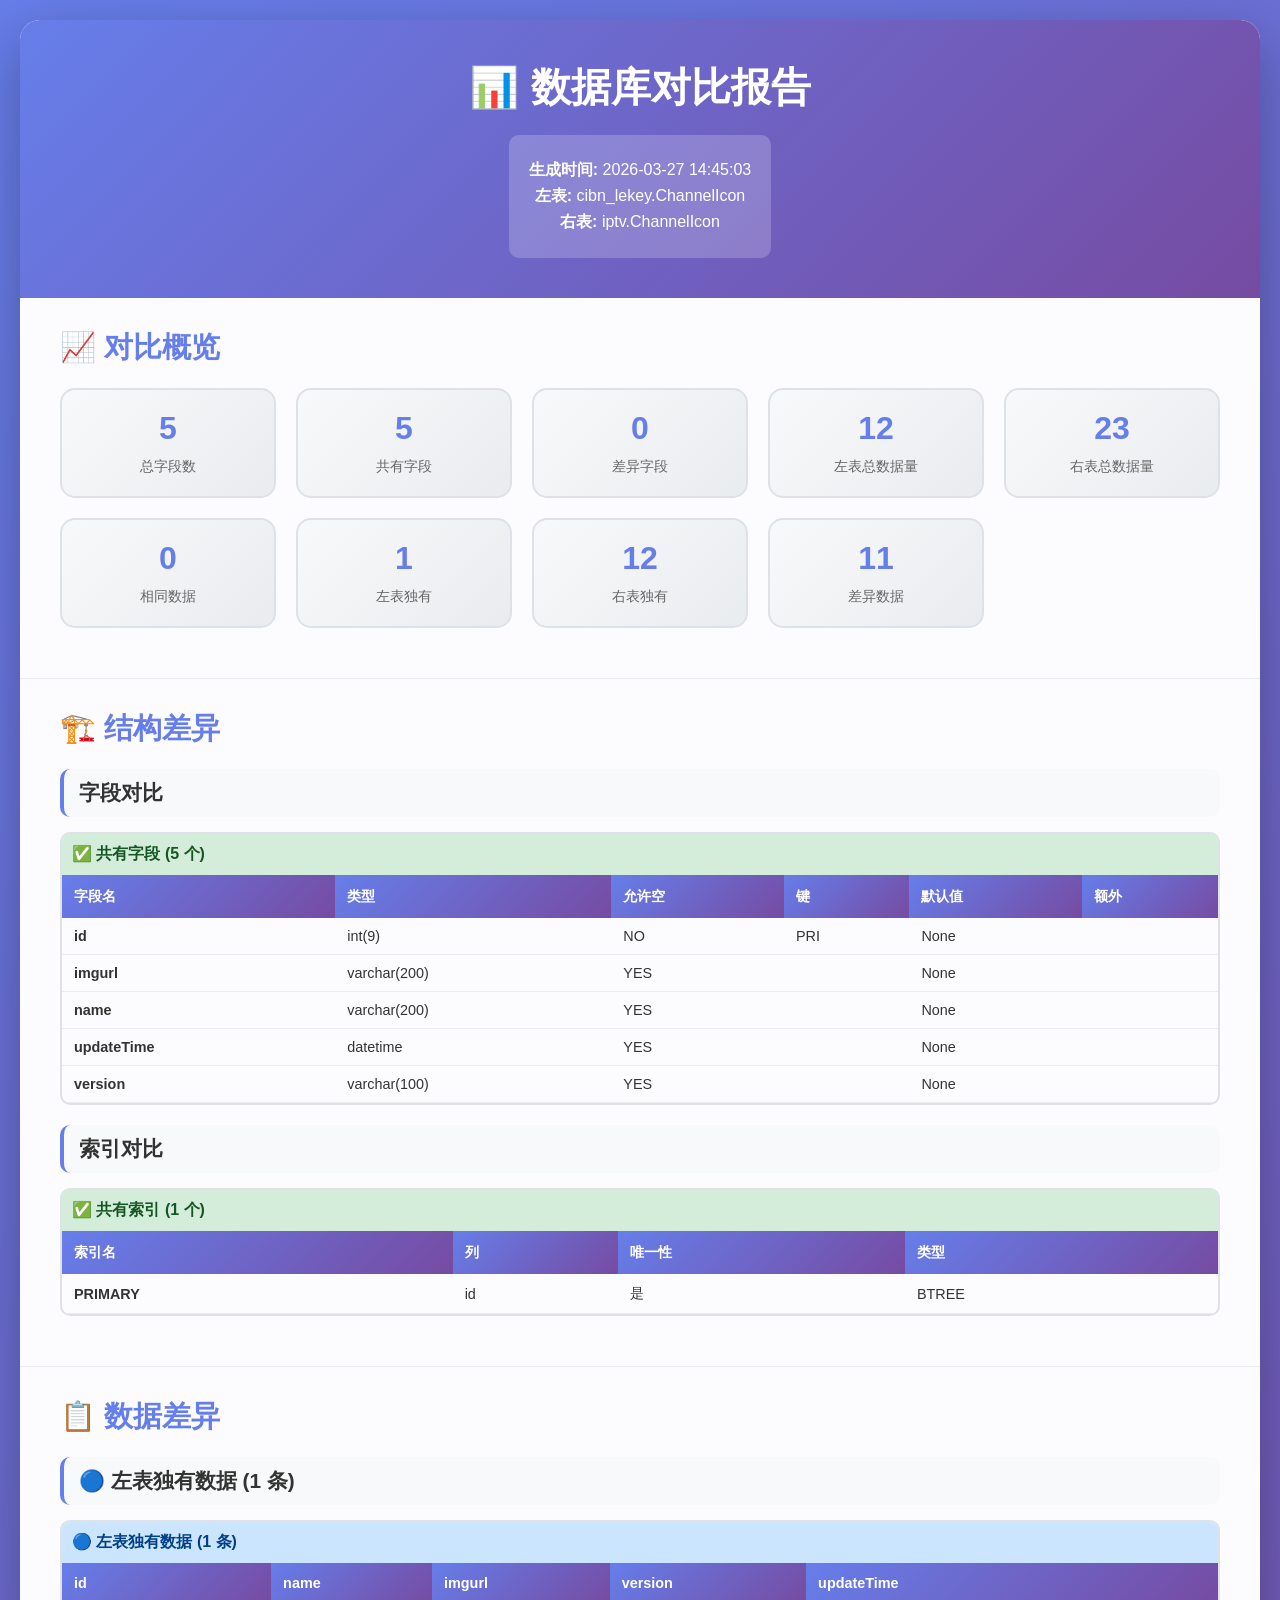
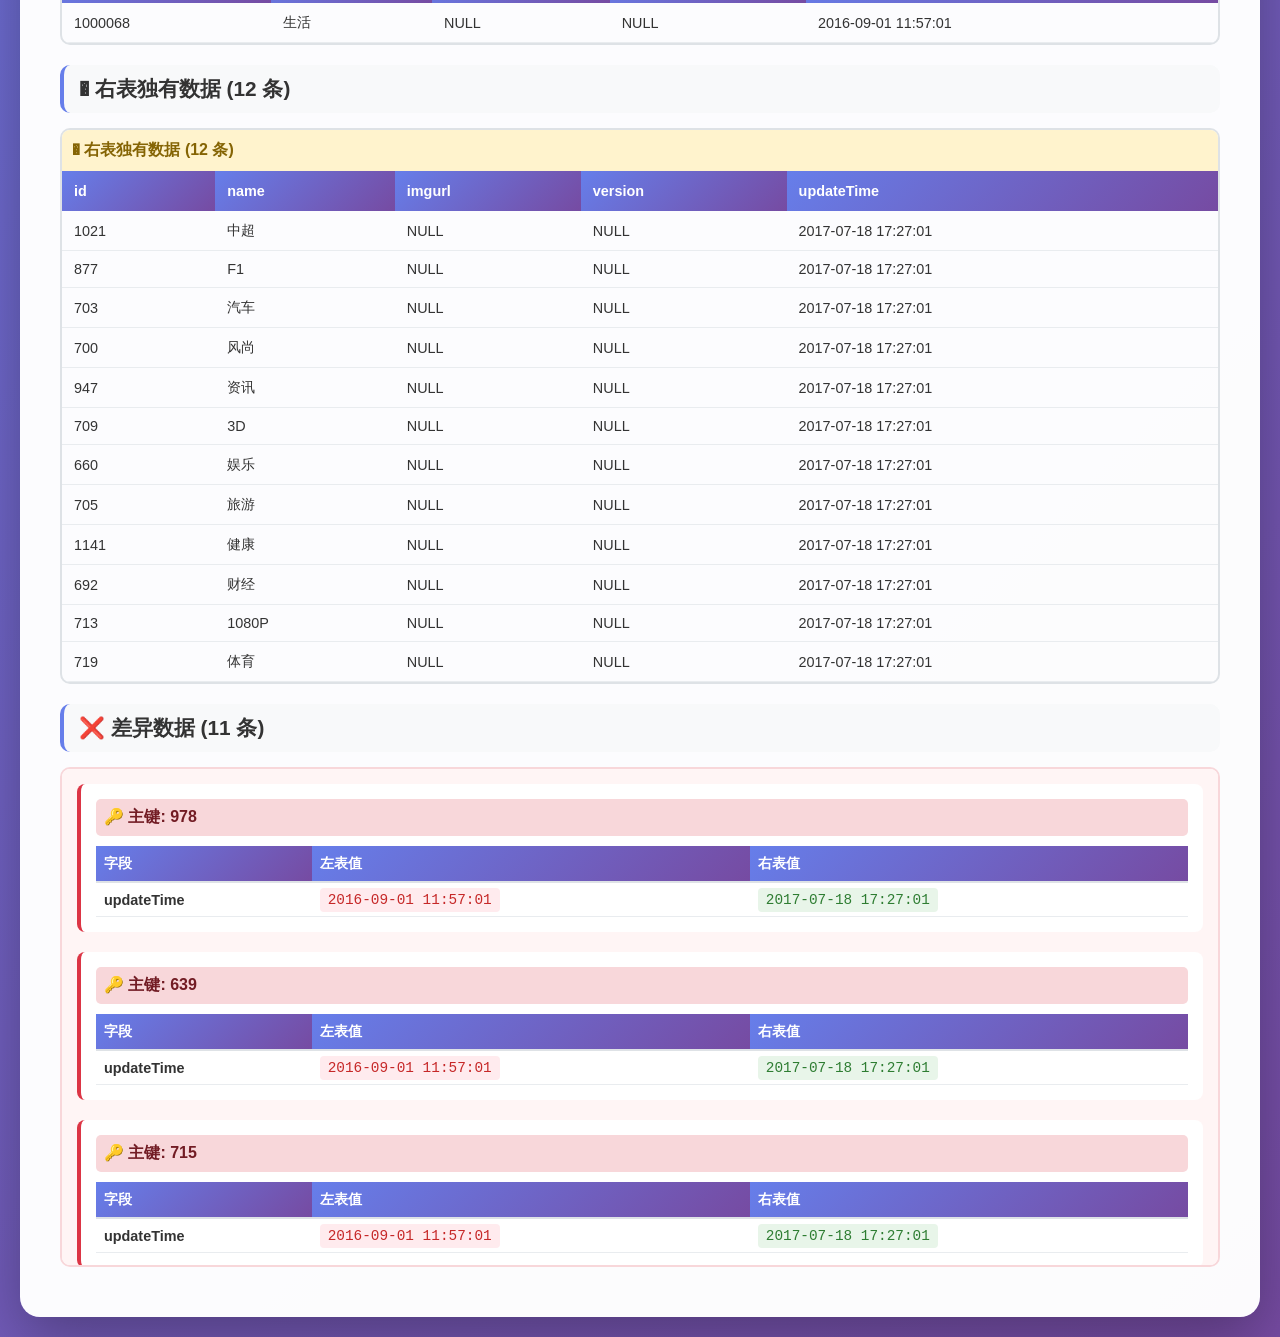
<file: modules/mysql/mysql_diff/static/reports/2026/03/ChannelIcon_ChannelIcon_diff_report_20260327_144503.html>
<!DOCTYPE html>
<html lang="zh-CN">
<head>
    <meta charset="UTF-8">
    <meta name="viewport" content="width=device-width, initial-scale=1.0">
    <title>数据库对比报告 - 20260327_144503</title>
    <style>
        
        * {
            margin: 0;
            padding: 0;
            box-sizing: border-box;
        }

        body {
            font-family: -apple-system, BlinkMacSystemFont, 'Segoe UI', 'PingFang SC', 'Hiragino Sans GB', 'Microsoft YaHei', sans-serif;
            background: linear-gradient(135deg, #667eea 0%, #764ba2 100%);
            min-height: 100vh;
            padding: 20px;
            color: #333;
        }

        .container {
            max-width: 1400px;
            margin: 0 auto;
            background: rgba(255, 255, 255, 0.98);
            border-radius: 20px;
            box-shadow: 0 20px 60px rgba(0, 0, 0, 0.3);
            overflow: hidden;
        }

        .header {
            background: linear-gradient(135deg, #667eea 0%, #764ba2 100%);
            color: white;
            padding: 40px;
            text-align: center;
        }

        .header h1 {
            font-size: 2.5rem;
            margin-bottom: 20px;
        }

        .meta-info {
            background: rgba(255, 255, 255, 0.2);
            padding: 20px;
            border-radius: 10px;
            display: inline-block;
        }

        .meta-info p {
            margin: 5px 0;
            font-size: 1rem;
        }

        section {
            padding: 30px 40px;
            border-bottom: 1px solid #e9ecef;
        }

        section:last-child {
            border-bottom: none;
        }

        h2 {
            font-size: 1.8rem;
            margin-bottom: 20px;
            color: #667eea;
            display: flex;
            align-items: center;
            gap: 10px;
        }

        .stats-grid {
            display: grid;
            grid-template-columns: repeat(auto-fit, minmax(200px, 1fr));
            gap: 20px;
            margin: 20px 0;
        }

        .stat-card {
            background: linear-gradient(135deg, #f8f9fa 0%, #e9ecef 100%);
            padding: 20px;
            border-radius: 15px;
            text-align: center;
            border: 2px solid #dee2e6;
        }

        .stat-card h3 {
            font-size: 2rem;
            color: #667eea;
            margin-bottom: 10px;
        }

        .stat-card p {
            color: #666;
            font-size: 0.9rem;
        }

        .diff-section {
            margin: 20px 0;
        }

        .diff-section h3 {
            font-size: 1.3rem;
            margin-bottom: 15px;
            padding: 10px 15px;
            background: #f8f9fa;
            border-radius: 10px;
            border-left: 4px solid #667eea;
        }

        .table-container {
            overflow-x: auto;
            margin: 15px 0;
            border-radius: 10px;
            border: 2px solid #dee2e6;
        }

        table {
            width: 100%;
            border-collapse: collapse;
            font-size: 0.9rem;
        }

        th {
            background: linear-gradient(135deg, #667eea 0%, #764ba2 100%);
            color: white;
            padding: 12px;
            text-align: left;
            font-weight: 600;
        }

        td {
            padding: 10px 12px;
            border-bottom: 1px solid #e9ecef;
        }

        tr:hover {
            background: #f8f9ff;
        }

        .badge {
            display: inline-block;
            padding: 4px 12px;
            border-radius: 20px;
            font-size: 0.85rem;
            font-weight: 600;
        }

        .badge-common {
            background: #d4edda;
            color: #155724;
        }

        .badge-diff {
            background: #f8d7da;
            color: #721c24;
        }

        .badge-left {
            background: #cce5ff;
            color: #004085;
        }

        .badge-right {
            background: #fff3cd;
            color: #856404;
        }

        .diff-value {
            display: inline-block;
            padding: 4px 8px;
            border-radius: 5px;
            font-family: 'Monaco', 'Menlo', monospace;
            font-size: 0.85rem;
        }

        .diff-left {
            background: #ffebee;
            color: #c62828;
        }

        .diff-right {
            background: #e8f5e9;
            color: #2e7d32;
        }

        .summary-box {
            background: #fff3cd;
            border: 2px solid #ffc107;
            border-radius: 10px;
            padding: 20px;
            margin: 20px 0;
        }

        .summary-box h4 {
            color: #856404;
            margin-bottom: 10px;
        }

        .key-list {
            display: flex;
            flex-wrap: wrap;
            gap: 8px;
            margin-top: 10px;
        }

        .key-item {
            background: white;
            padding: 6px 12px;
            border-radius: 5px;
            font-family: monospace;
            font-size: 0.85rem;
            border: 1px solid #dee2e6;
        }

        .empty-message {
            text-align: center;
            padding: 40px;
            color: #999;
            font-size: 1.1rem;
        }

        @media (max-width: 768px) {
            .header h1 {
                font-size: 1.8rem;
            }

            section {
                padding: 20px;
            }

            h2 {
                font-size: 1.4rem;
            }
        }
        
    </style>
</head>
<body>
    <div class="container">
        <header class="header">
            <h1>📊 数据库对比报告</h1>
            <div class="meta-info">
                <p><strong>生成时间:</strong> 2026-03-27 14:45:03</p>
                <p><strong>左表:</strong> cibn_lekey.ChannelIcon</p>
                <p><strong>右表:</strong> iptv.ChannelIcon</p>
            </div>
        </header>

        <section class="overview">
            <h2>📈 对比概览</h2>
            
        <div class="stats-grid">
            <div class="stat-card">
                <h3>5</h3>
                <p>总字段数</p>
            </div>
            <div class="stat-card">
                <h3>5</h3>
                <p>共有字段</p>
            </div>
            <div class="stat-card">
                <h3>0</h3>
                <p>差异字段</p>
            </div>
            <div class="stat-card">
                <h3>12</h3>
                <p>左表总数据量</p>
            </div>
            <div class="stat-card">
                <h3>23</h3>
                <p>右表总数据量</p>
            </div>
            <div class="stat-card">
                <h3>0</h3>
                <p>相同数据</p>
            </div>
            <div class="stat-card">
                <h3>1</h3>
                <p>左表独有</p>
            </div>
            <div class="stat-card">
                <h3>12</h3>
                <p>右表独有</p>
            </div>
            <div class="stat-card">
                <h3>11</h3>
                <p>差异数据</p>
            </div>
        </div>
        
        </section>

        <section class="structure-diff">
            <h2>🏗️ 结构差异</h2>
            <div class="diff-section"><h3>字段对比</h3>
            <div class="table-container">
                <p style="padding: 10px; background: #d4edda; color: #155724; font-weight: 600;">
                    ✅ 共有字段 (5 个)
                </p>
                <table>
                    <thead>
                        <tr>
                            <th>字段名</th>
                            <th>类型</th>
                            <th>允许空</th>
                            <th>键</th>
                            <th>默认值</th>
                            <th>额外</th>
                        </tr>
                    </thead>
                    <tbody>
            
                        <tr>
                            <td><strong>id</strong></td>
                            <td>int(9)</td>
                            <td>NO</td>
                            <td>PRI</td>
                            <td>None</td>
                            <td></td>
                        </tr>
                
                        <tr>
                            <td><strong>imgurl</strong></td>
                            <td>varchar(200)</td>
                            <td>YES</td>
                            <td></td>
                            <td>None</td>
                            <td></td>
                        </tr>
                
                        <tr>
                            <td><strong>name</strong></td>
                            <td>varchar(200)</td>
                            <td>YES</td>
                            <td></td>
                            <td>None</td>
                            <td></td>
                        </tr>
                
                        <tr>
                            <td><strong>updateTime</strong></td>
                            <td>datetime</td>
                            <td>YES</td>
                            <td></td>
                            <td>None</td>
                            <td></td>
                        </tr>
                
                        <tr>
                            <td><strong>version</strong></td>
                            <td>varchar(100)</td>
                            <td>YES</td>
                            <td></td>
                            <td>None</td>
                            <td></td>
                        </tr>
                </tbody></table></div></div><div class="diff-section"><h3>索引对比</h3>
            <div class="table-container">
                <p style="padding: 10px; background: #d4edda; color: #155724; font-weight: 600;">
                    ✅ 共有索引 (1 个)
                </p>
                <table>
                    <thead>
                        <tr>
                            <th>索引名</th>
                            <th>列</th>
                            <th>唯一性</th>
                            <th>类型</th>
                        </tr>
                    </thead>
                    <tbody>
            
                        <tr>
                            <td><strong>PRIMARY</strong></td>
                            <td>id</td>
                            <td>是</td>
                            <td>BTREE</td>
                        </tr>
                </tbody></table></div></div>
        </section>

        <section class="data-diff">
            <h2>📋 数据差异</h2>
            
        <div class="diff-section">
            <h3>🔵 左表独有数据 (1 条)</h3>
            <div class="table-container">
                <p style="padding: 10px; background: #cce5ff; color: #004085; font-weight: 600;">
                    🔵 左表独有数据 (1 条)
                </p>
                <table>
                    <thead>
                        <tr>
        <th>id</th><th>name</th><th>imgurl</th><th>version</th><th>updateTime</th>
                        </tr>
                    </thead>
                    <tbody>
        <tr><td>1000068</td><td>生活</td><td>NULL</td><td>NULL</td><td>2016-09-01 11:57:01</td></tr>
                    </tbody>
                </table>
            </div>
        </div>
        
        <div class="diff-section">
            <h3>� 右表独有数据 (12 条)</h3>
            <div class="table-container">
                <p style="padding: 10px; background: #fff3cd; color: #856404; font-weight: 600;">
                    � 右表独有数据 (12 条)
                </p>
                <table>
                    <thead>
                        <tr>
        <th>id</th><th>name</th><th>imgurl</th><th>version</th><th>updateTime</th>
                        </tr>
                    </thead>
                    <tbody>
        <tr><td>1021</td><td>中超</td><td>NULL</td><td>NULL</td><td>2017-07-18 17:27:01</td></tr><tr><td>877</td><td>F1</td><td>NULL</td><td>NULL</td><td>2017-07-18 17:27:01</td></tr><tr><td>703</td><td>汽车</td><td>NULL</td><td>NULL</td><td>2017-07-18 17:27:01</td></tr><tr><td>700</td><td>风尚</td><td>NULL</td><td>NULL</td><td>2017-07-18 17:27:01</td></tr><tr><td>947</td><td>资讯</td><td>NULL</td><td>NULL</td><td>2017-07-18 17:27:01</td></tr><tr><td>709</td><td>3D</td><td>NULL</td><td>NULL</td><td>2017-07-18 17:27:01</td></tr><tr><td>660</td><td>娱乐</td><td>NULL</td><td>NULL</td><td>2017-07-18 17:27:01</td></tr><tr><td>705</td><td>旅游</td><td>NULL</td><td>NULL</td><td>2017-07-18 17:27:01</td></tr><tr><td>1141</td><td>健康</td><td>NULL</td><td>NULL</td><td>2017-07-18 17:27:01</td></tr><tr><td>692</td><td>财经</td><td>NULL</td><td>NULL</td><td>2017-07-18 17:27:01</td></tr><tr><td>713</td><td>1080P</td><td>NULL</td><td>NULL</td><td>2017-07-18 17:27:01</td></tr><tr><td>719</td><td>体育</td><td>NULL</td><td>NULL</td><td>2017-07-18 17:27:01</td></tr>
                    </tbody>
                </table>
            </div>
        </div>
        
        <div class="diff-section">
            <h3>❌ 差异数据 (11 条)</h3>
            <div class="scrollable-container" style="max-height: 500px; overflow-y: auto; border: 2px solid #f8d7da; border-radius: 10px; padding: 15px; background: #fff5f5;">
        
                <div class="diff-item" style="margin-bottom: 20px; padding: 15px; background: white; border-radius: 8px; border-left: 4px solid #dc3545;">
                    <div style="font-weight: 600; color: #721c24; margin-bottom: 10px; padding: 8px; background: #f8d7da; border-radius: 5px;">
                        🔑 主键: 978
                    </div>
                    <table style="width: 100%; border-collapse: collapse;">
                        <thead>
                            <tr style="background: #f8f9fa;">
                                <th style="padding: 8px; text-align: left; border-bottom: 2px solid #dee2e6;">字段</th>
                                <th style="padding: 8px; text-align: left; border-bottom: 2px solid #dee2e6;">左表值</th>
                                <th style="padding: 8px; text-align: left; border-bottom: 2px solid #dee2e6;">右表值</th>
                            </tr>
                        </thead>
                        <tbody>
            
                            <tr>
                                <td style="padding: 8px; border-bottom: 1px solid #e9ecef;"><strong>updateTime</strong></td>
                                <td style="padding: 8px; border-bottom: 1px solid #e9ecef;"><span style="background: #ffebee; color: #c62828; padding: 4px 8px; border-radius: 4px; font-family: monospace;">2016-09-01 11:57:01</span></td>
                                <td style="padding: 8px; border-bottom: 1px solid #e9ecef;"><span style="background: #e8f5e9; color: #2e7d32; padding: 4px 8px; border-radius: 4px; font-family: monospace;">2017-07-18 17:27:01</span></td>
                            </tr>
                
                        </tbody>
                    </table>
                </div>
            
                <div class="diff-item" style="margin-bottom: 20px; padding: 15px; background: white; border-radius: 8px; border-left: 4px solid #dc3545;">
                    <div style="font-weight: 600; color: #721c24; margin-bottom: 10px; padding: 8px; background: #f8d7da; border-radius: 5px;">
                        🔑 主键: 639
                    </div>
                    <table style="width: 100%; border-collapse: collapse;">
                        <thead>
                            <tr style="background: #f8f9fa;">
                                <th style="padding: 8px; text-align: left; border-bottom: 2px solid #dee2e6;">字段</th>
                                <th style="padding: 8px; text-align: left; border-bottom: 2px solid #dee2e6;">左表值</th>
                                <th style="padding: 8px; text-align: left; border-bottom: 2px solid #dee2e6;">右表值</th>
                            </tr>
                        </thead>
                        <tbody>
            
                            <tr>
                                <td style="padding: 8px; border-bottom: 1px solid #e9ecef;"><strong>updateTime</strong></td>
                                <td style="padding: 8px; border-bottom: 1px solid #e9ecef;"><span style="background: #ffebee; color: #c62828; padding: 4px 8px; border-radius: 4px; font-family: monospace;">2016-09-01 11:57:01</span></td>
                                <td style="padding: 8px; border-bottom: 1px solid #e9ecef;"><span style="background: #e8f5e9; color: #2e7d32; padding: 4px 8px; border-radius: 4px; font-family: monospace;">2017-07-18 17:27:01</span></td>
                            </tr>
                
                        </tbody>
                    </table>
                </div>
            
                <div class="diff-item" style="margin-bottom: 20px; padding: 15px; background: white; border-radius: 8px; border-left: 4px solid #dc3545;">
                    <div style="font-weight: 600; color: #721c24; margin-bottom: 10px; padding: 8px; background: #f8d7da; border-radius: 5px;">
                        🔑 主键: 715
                    </div>
                    <table style="width: 100%; border-collapse: collapse;">
                        <thead>
                            <tr style="background: #f8f9fa;">
                                <th style="padding: 8px; text-align: left; border-bottom: 2px solid #dee2e6;">字段</th>
                                <th style="padding: 8px; text-align: left; border-bottom: 2px solid #dee2e6;">左表值</th>
                                <th style="padding: 8px; text-align: left; border-bottom: 2px solid #dee2e6;">右表值</th>
                            </tr>
                        </thead>
                        <tbody>
            
                            <tr>
                                <td style="padding: 8px; border-bottom: 1px solid #e9ecef;"><strong>updateTime</strong></td>
                                <td style="padding: 8px; border-bottom: 1px solid #e9ecef;"><span style="background: #ffebee; color: #c62828; padding: 4px 8px; border-radius: 4px; font-family: monospace;">2016-09-01 11:57:01</span></td>
                                <td style="padding: 8px; border-bottom: 1px solid #e9ecef;"><span style="background: #e8f5e9; color: #2e7d32; padding: 4px 8px; border-radius: 4px; font-family: monospace;">2017-07-18 17:27:01</span></td>
                            </tr>
                
                        </tbody>
                    </table>
                </div>
            
                <div class="diff-item" style="margin-bottom: 20px; padding: 15px; background: white; border-radius: 8px; border-left: 4px solid #dc3545;">
                    <div style="font-weight: 600; color: #721c24; margin-bottom: 10px; padding: 8px; background: #f8d7da; border-radius: 5px;">
                        🔑 主键: 675
                    </div>
                    <table style="width: 100%; border-collapse: collapse;">
                        <thead>
                            <tr style="background: #f8f9fa;">
                                <th style="padding: 8px; text-align: left; border-bottom: 2px solid #dee2e6;">字段</th>
                                <th style="padding: 8px; text-align: left; border-bottom: 2px solid #dee2e6;">左表值</th>
                                <th style="padding: 8px; text-align: left; border-bottom: 2px solid #dee2e6;">右表值</th>
                            </tr>
                        </thead>
                        <tbody>
            
                            <tr>
                                <td style="padding: 8px; border-bottom: 1px solid #e9ecef;"><strong>updateTime</strong></td>
                                <td style="padding: 8px; border-bottom: 1px solid #e9ecef;"><span style="background: #ffebee; color: #c62828; padding: 4px 8px; border-radius: 4px; font-family: monospace;">2016-09-01 11:57:01</span></td>
                                <td style="padding: 8px; border-bottom: 1px solid #e9ecef;"><span style="background: #e8f5e9; color: #2e7d32; padding: 4px 8px; border-radius: 4px; font-family: monospace;">2017-07-18 17:27:01</span></td>
                            </tr>
                
                        </tbody>
                    </table>
                </div>
            
                <div class="diff-item" style="margin-bottom: 20px; padding: 15px; background: white; border-radius: 8px; border-left: 4px solid #dc3545;">
                    <div style="font-weight: 600; color: #721c24; margin-bottom: 10px; padding: 8px; background: #f8d7da; border-radius: 5px;">
                        🔑 主键: 684
                    </div>
                    <table style="width: 100%; border-collapse: collapse;">
                        <thead>
                            <tr style="background: #f8f9fa;">
                                <th style="padding: 8px; text-align: left; border-bottom: 2px solid #dee2e6;">字段</th>
                                <th style="padding: 8px; text-align: left; border-bottom: 2px solid #dee2e6;">左表值</th>
                                <th style="padding: 8px; text-align: left; border-bottom: 2px solid #dee2e6;">右表值</th>
                            </tr>
                        </thead>
                        <tbody>
            
                            <tr>
                                <td style="padding: 8px; border-bottom: 1px solid #e9ecef;"><strong>updateTime</strong></td>
                                <td style="padding: 8px; border-bottom: 1px solid #e9ecef;"><span style="background: #ffebee; color: #c62828; padding: 4px 8px; border-radius: 4px; font-family: monospace;">2016-09-01 11:57:01</span></td>
                                <td style="padding: 8px; border-bottom: 1px solid #e9ecef;"><span style="background: #e8f5e9; color: #2e7d32; padding: 4px 8px; border-radius: 4px; font-family: monospace;">2017-07-18 17:27:01</span></td>
                            </tr>
                
                        </tbody>
                    </table>
                </div>
            
                <div class="diff-item" style="margin-bottom: 20px; padding: 15px; background: white; border-radius: 8px; border-left: 4px solid #dc3545;">
                    <div style="font-weight: 600; color: #721c24; margin-bottom: 10px; padding: 8px; background: #f8d7da; border-radius: 5px;">
                        🔑 主键: 647
                    </div>
                    <table style="width: 100%; border-collapse: collapse;">
                        <thead>
                            <tr style="background: #f8f9fa;">
                                <th style="padding: 8px; text-align: left; border-bottom: 2px solid #dee2e6;">字段</th>
                                <th style="padding: 8px; text-align: left; border-bottom: 2px solid #dee2e6;">左表值</th>
                                <th style="padding: 8px; text-align: left; border-bottom: 2px solid #dee2e6;">右表值</th>
                            </tr>
                        </thead>
                        <tbody>
            
                            <tr>
                                <td style="padding: 8px; border-bottom: 1px solid #e9ecef;"><strong>updateTime</strong></td>
                                <td style="padding: 8px; border-bottom: 1px solid #e9ecef;"><span style="background: #ffebee; color: #c62828; padding: 4px 8px; border-radius: 4px; font-family: monospace;">2016-09-01 11:57:01</span></td>
                                <td style="padding: 8px; border-bottom: 1px solid #e9ecef;"><span style="background: #e8f5e9; color: #2e7d32; padding: 4px 8px; border-radius: 4px; font-family: monospace;">2017-07-18 17:27:01</span></td>
                            </tr>
                
                        </tbody>
                    </table>
                </div>
            
                <div class="diff-item" style="margin-bottom: 20px; padding: 15px; background: white; border-radius: 8px; border-left: 4px solid #dc3545;">
                    <div style="font-weight: 600; color: #721c24; margin-bottom: 10px; padding: 8px; background: #f8d7da; border-radius: 5px;">
                        🔑 主键: 711
                    </div>
                    <table style="width: 100%; border-collapse: collapse;">
                        <thead>
                            <tr style="background: #f8f9fa;">
                                <th style="padding: 8px; text-align: left; border-bottom: 2px solid #dee2e6;">字段</th>
                                <th style="padding: 8px; text-align: left; border-bottom: 2px solid #dee2e6;">左表值</th>
                                <th style="padding: 8px; text-align: left; border-bottom: 2px solid #dee2e6;">右表值</th>
                            </tr>
                        </thead>
                        <tbody>
            
                            <tr>
                                <td style="padding: 8px; border-bottom: 1px solid #e9ecef;"><strong>updateTime</strong></td>
                                <td style="padding: 8px; border-bottom: 1px solid #e9ecef;"><span style="background: #ffebee; color: #c62828; padding: 4px 8px; border-radius: 4px; font-family: monospace;">2016-09-01 11:57:01</span></td>
                                <td style="padding: 8px; border-bottom: 1px solid #e9ecef;"><span style="background: #e8f5e9; color: #2e7d32; padding: 4px 8px; border-radius: 4px; font-family: monospace;">2017-07-18 17:27:01</span></td>
                            </tr>
                
                        </tbody>
                    </table>
                </div>
            
                <div class="diff-item" style="margin-bottom: 20px; padding: 15px; background: white; border-radius: 8px; border-left: 4px solid #dc3545;">
                    <div style="font-weight: 600; color: #721c24; margin-bottom: 10px; padding: 8px; background: #f8d7da; border-radius: 5px;">
                        🔑 主键: 668
                    </div>
                    <table style="width: 100%; border-collapse: collapse;">
                        <thead>
                            <tr style="background: #f8f9fa;">
                                <th style="padding: 8px; text-align: left; border-bottom: 2px solid #dee2e6;">字段</th>
                                <th style="padding: 8px; text-align: left; border-bottom: 2px solid #dee2e6;">左表值</th>
                                <th style="padding: 8px; text-align: left; border-bottom: 2px solid #dee2e6;">右表值</th>
                            </tr>
                        </thead>
                        <tbody>
            
                            <tr>
                                <td style="padding: 8px; border-bottom: 1px solid #e9ecef;"><strong>updateTime</strong></td>
                                <td style="padding: 8px; border-bottom: 1px solid #e9ecef;"><span style="background: #ffebee; color: #c62828; padding: 4px 8px; border-radius: 4px; font-family: monospace;">2016-09-01 11:57:01</span></td>
                                <td style="padding: 8px; border-bottom: 1px solid #e9ecef;"><span style="background: #e8f5e9; color: #2e7d32; padding: 4px 8px; border-radius: 4px; font-family: monospace;">2017-07-18 17:27:01</span></td>
                            </tr>
                
                        </tbody>
                    </table>
                </div>
            
                <div class="diff-item" style="margin-bottom: 20px; padding: 15px; background: white; border-radius: 8px; border-left: 4px solid #dc3545;">
                    <div style="font-weight: 600; color: #721c24; margin-bottom: 10px; padding: 8px; background: #f8d7da; border-radius: 5px;">
                        🔑 主键: 619
                    </div>
                    <table style="width: 100%; border-collapse: collapse;">
                        <thead>
                            <tr style="background: #f8f9fa;">
                                <th style="padding: 8px; text-align: left; border-bottom: 2px solid #dee2e6;">字段</th>
                                <th style="padding: 8px; text-align: left; border-bottom: 2px solid #dee2e6;">左表值</th>
                                <th style="padding: 8px; text-align: left; border-bottom: 2px solid #dee2e6;">右表值</th>
                            </tr>
                        </thead>
                        <tbody>
            
                            <tr>
                                <td style="padding: 8px; border-bottom: 1px solid #e9ecef;"><strong>updateTime</strong></td>
                                <td style="padding: 8px; border-bottom: 1px solid #e9ecef;"><span style="background: #ffebee; color: #c62828; padding: 4px 8px; border-radius: 4px; font-family: monospace;">2016-09-01 11:57:01</span></td>
                                <td style="padding: 8px; border-bottom: 1px solid #e9ecef;"><span style="background: #e8f5e9; color: #2e7d32; padding: 4px 8px; border-radius: 4px; font-family: monospace;">2017-07-18 17:27:01</span></td>
                            </tr>
                
                            <tr>
                                <td style="padding: 8px; border-bottom: 1px solid #e9ecef;"><strong>imgurl</strong></td>
                                <td style="padding: 8px; border-bottom: 1px solid #e9ecef;"><span style="background: #ffebee; color: #c62828; padding: 4px 8px; border-radius: 4px; font-family: monospace;"></span></td>
                                <td style="padding: 8px; border-bottom: 1px solid #e9ecef;"><span style="background: #e8f5e9; color: #2e7d32; padding: 4px 8px; border-radius: 4px; font-family: monospace;">NULL</span></td>
                            </tr>
                
                        </tbody>
                    </table>
                </div>
            
                <div class="diff-item" style="margin-bottom: 20px; padding: 15px; background: white; border-radius: 8px; border-left: 4px solid #dc3545;">
                    <div style="font-weight: 600; color: #721c24; margin-bottom: 10px; padding: 8px; background: #f8d7da; border-radius: 5px;">
                        🔑 主键: 631
                    </div>
                    <table style="width: 100%; border-collapse: collapse;">
                        <thead>
                            <tr style="background: #f8f9fa;">
                                <th style="padding: 8px; text-align: left; border-bottom: 2px solid #dee2e6;">字段</th>
                                <th style="padding: 8px; text-align: left; border-bottom: 2px solid #dee2e6;">左表值</th>
                                <th style="padding: 8px; text-align: left; border-bottom: 2px solid #dee2e6;">右表值</th>
                            </tr>
                        </thead>
                        <tbody>
            
                            <tr>
                                <td style="padding: 8px; border-bottom: 1px solid #e9ecef;"><strong>updateTime</strong></td>
                                <td style="padding: 8px; border-bottom: 1px solid #e9ecef;"><span style="background: #ffebee; color: #c62828; padding: 4px 8px; border-radius: 4px; font-family: monospace;">2016-09-01 11:57:01</span></td>
                                <td style="padding: 8px; border-bottom: 1px solid #e9ecef;"><span style="background: #e8f5e9; color: #2e7d32; padding: 4px 8px; border-radius: 4px; font-family: monospace;">2017-07-18 17:27:01</span></td>
                            </tr>
                
                        </tbody>
                    </table>
                </div>
            
                <div class="diff-item" style="margin-bottom: 20px; padding: 15px; background: white; border-radius: 8px; border-left: 4px solid #dc3545;">
                    <div style="font-weight: 600; color: #721c24; margin-bottom: 10px; padding: 8px; background: #f8d7da; border-radius: 5px;">
                        🔑 主键: 707
                    </div>
                    <table style="width: 100%; border-collapse: collapse;">
                        <thead>
                            <tr style="background: #f8f9fa;">
                                <th style="padding: 8px; text-align: left; border-bottom: 2px solid #dee2e6;">字段</th>
                                <th style="padding: 8px; text-align: left; border-bottom: 2px solid #dee2e6;">左表值</th>
                                <th style="padding: 8px; text-align: left; border-bottom: 2px solid #dee2e6;">右表值</th>
                            </tr>
                        </thead>
                        <tbody>
            
                            <tr>
                                <td style="padding: 8px; border-bottom: 1px solid #e9ecef;"><strong>updateTime</strong></td>
                                <td style="padding: 8px; border-bottom: 1px solid #e9ecef;"><span style="background: #ffebee; color: #c62828; padding: 4px 8px; border-radius: 4px; font-family: monospace;">2016-09-01 11:57:01</span></td>
                                <td style="padding: 8px; border-bottom: 1px solid #e9ecef;"><span style="background: #e8f5e9; color: #2e7d32; padding: 4px 8px; border-radius: 4px; font-family: monospace;">2017-07-18 17:27:01</span></td>
                            </tr>
                
                        </tbody>
                    </table>
                </div>
            
            </div>
        </div>
        
        </section>
    </div>
</body>
</html>
</file>
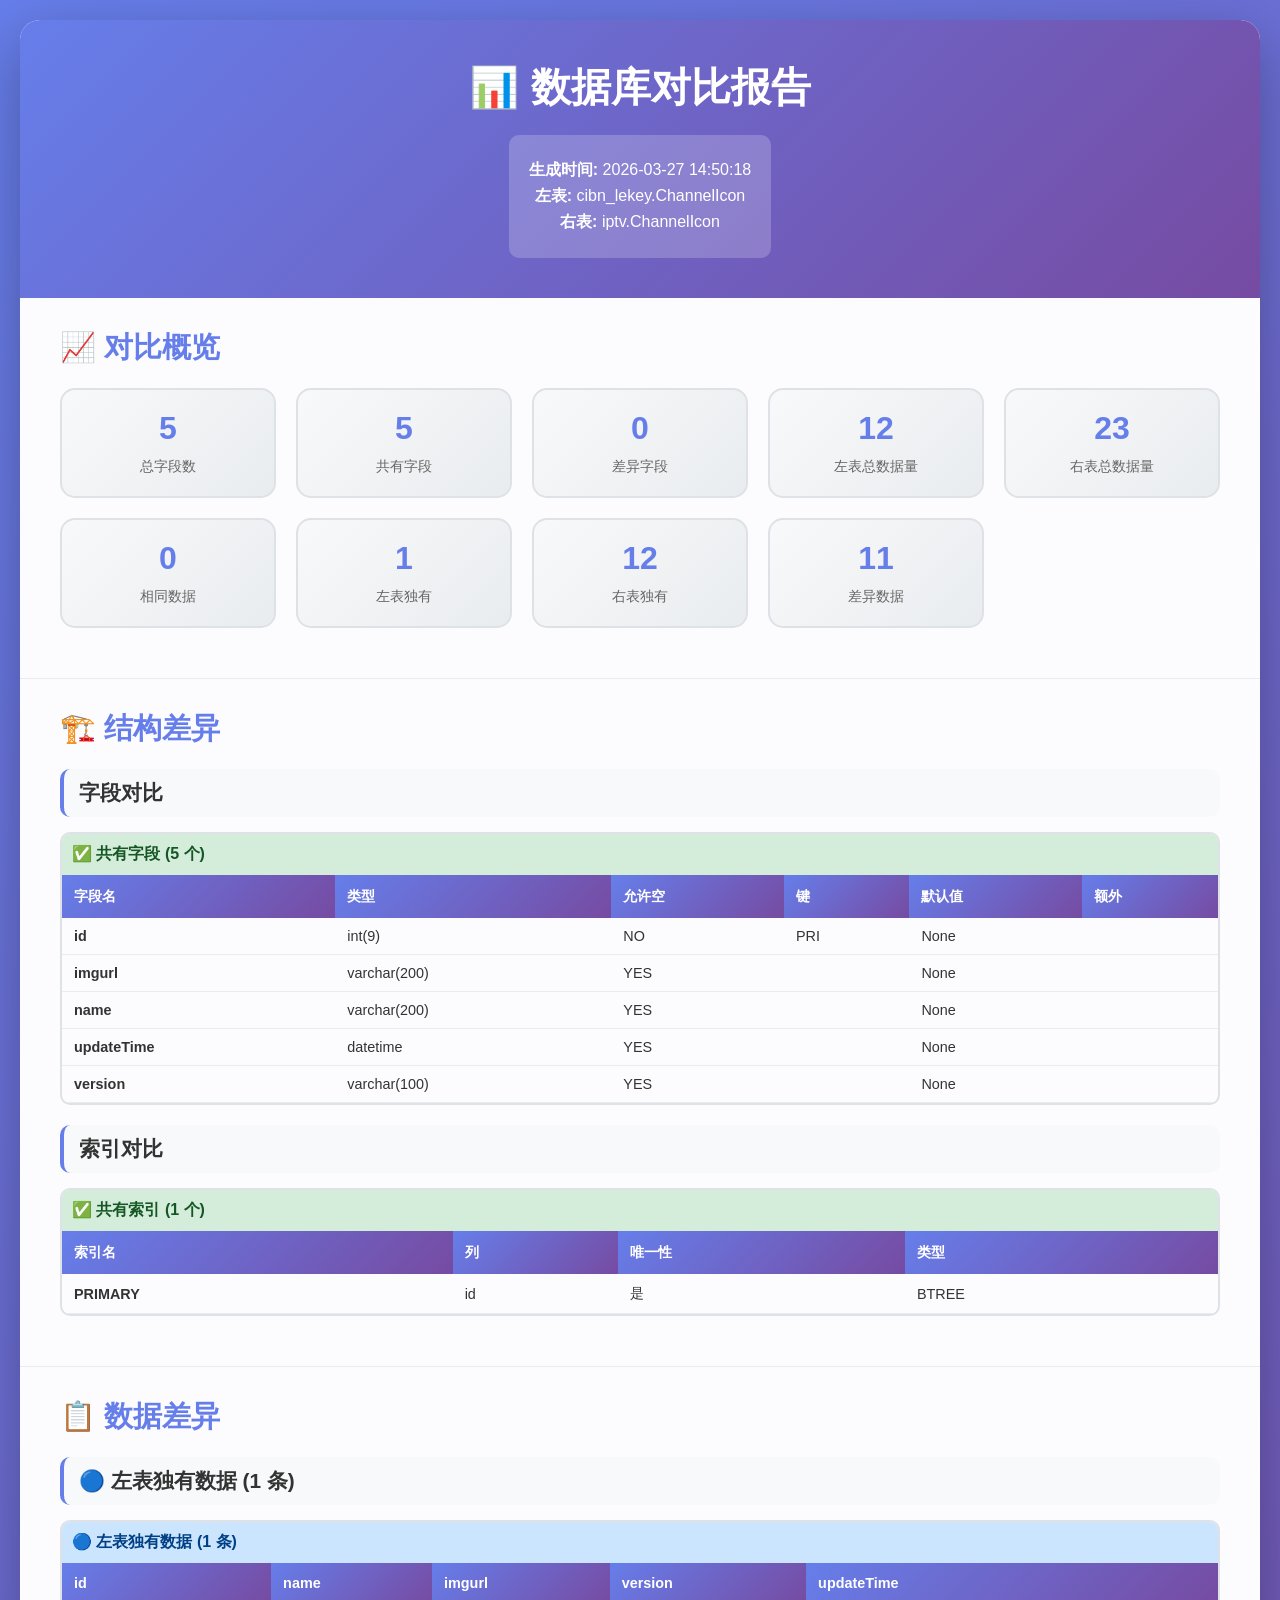
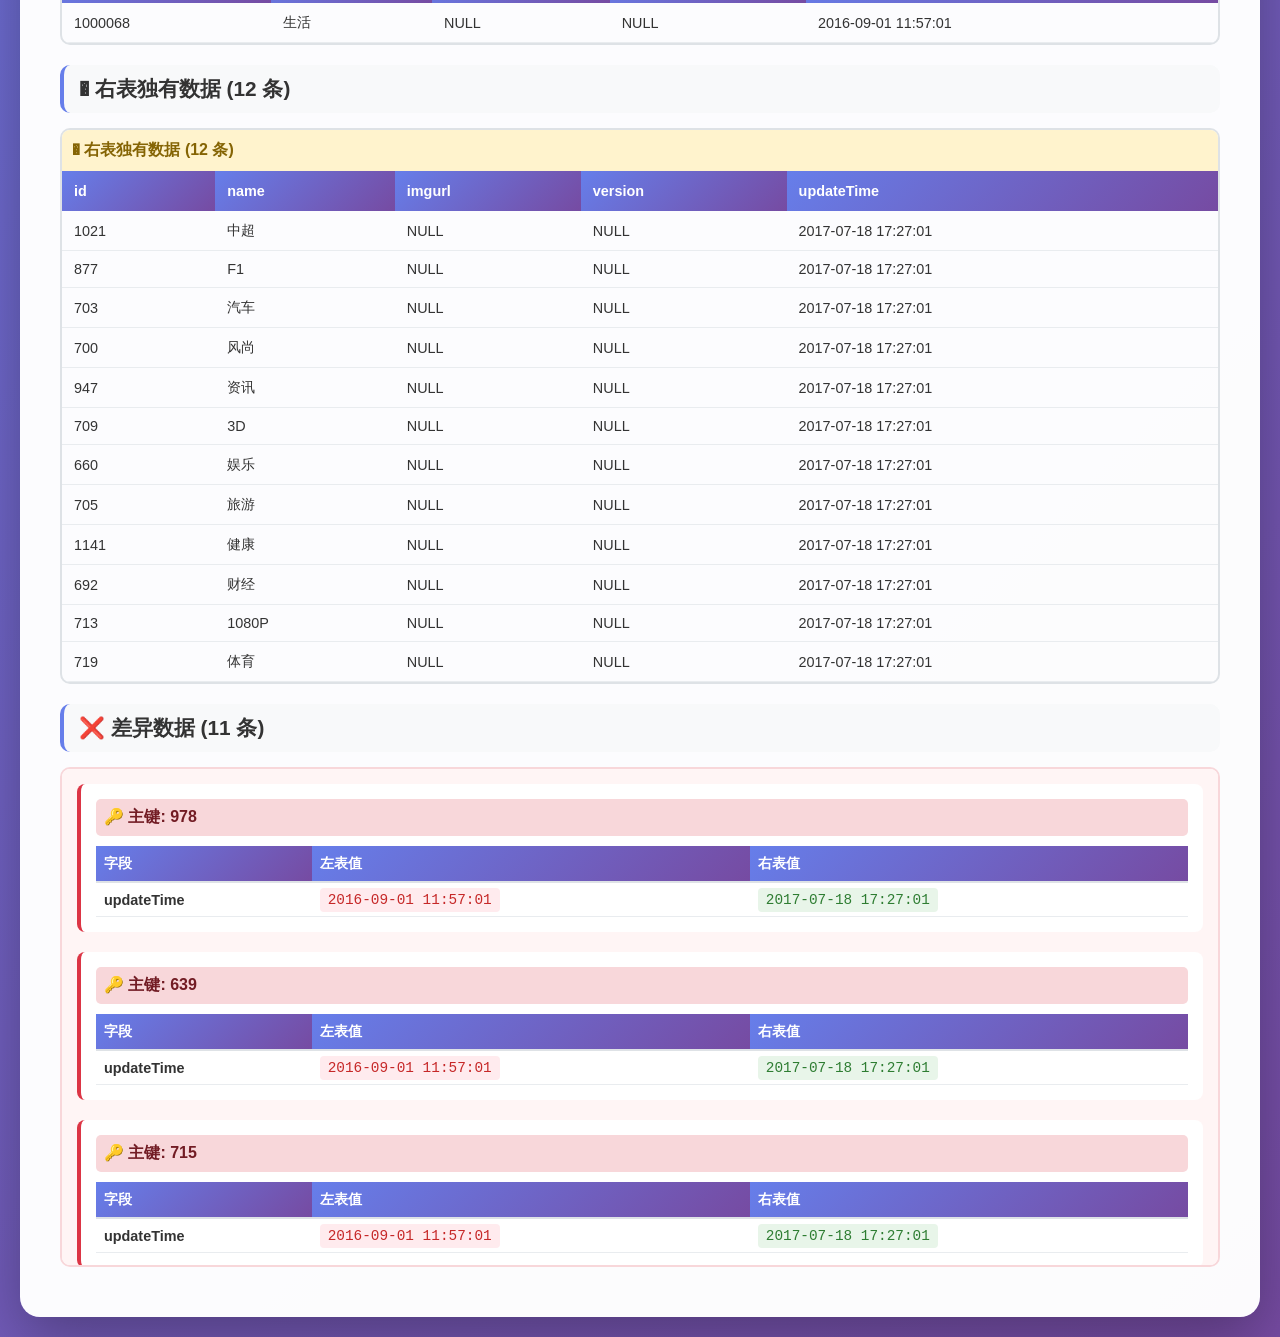
<file: modules/mysql/mysql_diff/static/reports/2026/03/ChannelIcon_ChannelIcon_diff_report_20260327_145018.html>
<!DOCTYPE html>
<html lang="zh-CN">
<head>
    <meta charset="UTF-8">
    <meta name="viewport" content="width=device-width, initial-scale=1.0">
    <title>数据库对比报告 - 20260327_145018</title>
    <style>
        
        * {
            margin: 0;
            padding: 0;
            box-sizing: border-box;
        }

        body {
            font-family: -apple-system, BlinkMacSystemFont, 'Segoe UI', 'PingFang SC', 'Hiragino Sans GB', 'Microsoft YaHei', sans-serif;
            background: linear-gradient(135deg, #667eea 0%, #764ba2 100%);
            min-height: 100vh;
            padding: 20px;
            color: #333;
        }

        .container {
            max-width: 1400px;
            margin: 0 auto;
            background: rgba(255, 255, 255, 0.98);
            border-radius: 20px;
            box-shadow: 0 20px 60px rgba(0, 0, 0, 0.3);
            overflow: hidden;
        }

        .header {
            background: linear-gradient(135deg, #667eea 0%, #764ba2 100%);
            color: white;
            padding: 40px;
            text-align: center;
        }

        .header h1 {
            font-size: 2.5rem;
            margin-bottom: 20px;
        }

        .meta-info {
            background: rgba(255, 255, 255, 0.2);
            padding: 20px;
            border-radius: 10px;
            display: inline-block;
        }

        .meta-info p {
            margin: 5px 0;
            font-size: 1rem;
        }

        section {
            padding: 30px 40px;
            border-bottom: 1px solid #e9ecef;
        }

        section:last-child {
            border-bottom: none;
        }

        h2 {
            font-size: 1.8rem;
            margin-bottom: 20px;
            color: #667eea;
            display: flex;
            align-items: center;
            gap: 10px;
        }

        .stats-grid {
            display: grid;
            grid-template-columns: repeat(auto-fit, minmax(200px, 1fr));
            gap: 20px;
            margin: 20px 0;
        }

        .stat-card {
            background: linear-gradient(135deg, #f8f9fa 0%, #e9ecef 100%);
            padding: 20px;
            border-radius: 15px;
            text-align: center;
            border: 2px solid #dee2e6;
        }

        .stat-card h3 {
            font-size: 2rem;
            color: #667eea;
            margin-bottom: 10px;
        }

        .stat-card p {
            color: #666;
            font-size: 0.9rem;
        }

        .diff-section {
            margin: 20px 0;
        }

        .diff-section h3 {
            font-size: 1.3rem;
            margin-bottom: 15px;
            padding: 10px 15px;
            background: #f8f9fa;
            border-radius: 10px;
            border-left: 4px solid #667eea;
        }

        .table-container {
            overflow-x: auto;
            margin: 15px 0;
            border-radius: 10px;
            border: 2px solid #dee2e6;
        }

        table {
            width: 100%;
            border-collapse: collapse;
            font-size: 0.9rem;
        }

        th {
            background: linear-gradient(135deg, #667eea 0%, #764ba2 100%);
            color: white;
            padding: 12px;
            text-align: left;
            font-weight: 600;
        }

        td {
            padding: 10px 12px;
            border-bottom: 1px solid #e9ecef;
        }

        tr:hover {
            background: #f8f9ff;
        }

        .badge {
            display: inline-block;
            padding: 4px 12px;
            border-radius: 20px;
            font-size: 0.85rem;
            font-weight: 600;
        }

        .badge-common {
            background: #d4edda;
            color: #155724;
        }

        .badge-diff {
            background: #f8d7da;
            color: #721c24;
        }

        .badge-left {
            background: #cce5ff;
            color: #004085;
        }

        .badge-right {
            background: #fff3cd;
            color: #856404;
        }

        .diff-value {
            display: inline-block;
            padding: 4px 8px;
            border-radius: 5px;
            font-family: 'Monaco', 'Menlo', monospace;
            font-size: 0.85rem;
        }

        .diff-left {
            background: #ffebee;
            color: #c62828;
        }

        .diff-right {
            background: #e8f5e9;
            color: #2e7d32;
        }

        .summary-box {
            background: #fff3cd;
            border: 2px solid #ffc107;
            border-radius: 10px;
            padding: 20px;
            margin: 20px 0;
        }

        .summary-box h4 {
            color: #856404;
            margin-bottom: 10px;
        }

        .key-list {
            display: flex;
            flex-wrap: wrap;
            gap: 8px;
            margin-top: 10px;
        }

        .key-item {
            background: white;
            padding: 6px 12px;
            border-radius: 5px;
            font-family: monospace;
            font-size: 0.85rem;
            border: 1px solid #dee2e6;
        }

        .empty-message {
            text-align: center;
            padding: 40px;
            color: #999;
            font-size: 1.1rem;
        }

        @media (max-width: 768px) {
            .header h1 {
                font-size: 1.8rem;
            }

            section {
                padding: 20px;
            }

            h2 {
                font-size: 1.4rem;
            }
        }
        
    </style>
</head>
<body>
    <div class="container">
        <header class="header">
            <h1>📊 数据库对比报告</h1>
            <div class="meta-info">
                <p><strong>生成时间:</strong> 2026-03-27 14:50:18</p>
                <p><strong>左表:</strong> cibn_lekey.ChannelIcon</p>
                <p><strong>右表:</strong> iptv.ChannelIcon</p>
            </div>
        </header>

        <section class="overview">
            <h2>📈 对比概览</h2>
            
        <div class="stats-grid">
            <div class="stat-card">
                <h3>5</h3>
                <p>总字段数</p>
            </div>
            <div class="stat-card">
                <h3>5</h3>
                <p>共有字段</p>
            </div>
            <div class="stat-card">
                <h3>0</h3>
                <p>差异字段</p>
            </div>
            <div class="stat-card">
                <h3>12</h3>
                <p>左表总数据量</p>
            </div>
            <div class="stat-card">
                <h3>23</h3>
                <p>右表总数据量</p>
            </div>
            <div class="stat-card">
                <h3>0</h3>
                <p>相同数据</p>
            </div>
            <div class="stat-card">
                <h3>1</h3>
                <p>左表独有</p>
            </div>
            <div class="stat-card">
                <h3>12</h3>
                <p>右表独有</p>
            </div>
            <div class="stat-card">
                <h3>11</h3>
                <p>差异数据</p>
            </div>
        </div>
        
        </section>

        <section class="structure-diff">
            <h2>🏗️ 结构差异</h2>
            <div class="diff-section"><h3>字段对比</h3>
            <div class="table-container">
                <p style="padding: 10px; background: #d4edda; color: #155724; font-weight: 600;">
                    ✅ 共有字段 (5 个)
                </p>
                <table>
                    <thead>
                        <tr>
                            <th>字段名</th>
                            <th>类型</th>
                            <th>允许空</th>
                            <th>键</th>
                            <th>默认值</th>
                            <th>额外</th>
                        </tr>
                    </thead>
                    <tbody>
            
                        <tr>
                            <td><strong>id</strong></td>
                            <td>int(9)</td>
                            <td>NO</td>
                            <td>PRI</td>
                            <td>None</td>
                            <td></td>
                        </tr>
                
                        <tr>
                            <td><strong>imgurl</strong></td>
                            <td>varchar(200)</td>
                            <td>YES</td>
                            <td></td>
                            <td>None</td>
                            <td></td>
                        </tr>
                
                        <tr>
                            <td><strong>name</strong></td>
                            <td>varchar(200)</td>
                            <td>YES</td>
                            <td></td>
                            <td>None</td>
                            <td></td>
                        </tr>
                
                        <tr>
                            <td><strong>updateTime</strong></td>
                            <td>datetime</td>
                            <td>YES</td>
                            <td></td>
                            <td>None</td>
                            <td></td>
                        </tr>
                
                        <tr>
                            <td><strong>version</strong></td>
                            <td>varchar(100)</td>
                            <td>YES</td>
                            <td></td>
                            <td>None</td>
                            <td></td>
                        </tr>
                </tbody></table></div></div><div class="diff-section"><h3>索引对比</h3>
            <div class="table-container">
                <p style="padding: 10px; background: #d4edda; color: #155724; font-weight: 600;">
                    ✅ 共有索引 (1 个)
                </p>
                <table>
                    <thead>
                        <tr>
                            <th>索引名</th>
                            <th>列</th>
                            <th>唯一性</th>
                            <th>类型</th>
                        </tr>
                    </thead>
                    <tbody>
            
                        <tr>
                            <td><strong>PRIMARY</strong></td>
                            <td>id</td>
                            <td>是</td>
                            <td>BTREE</td>
                        </tr>
                </tbody></table></div></div>
        </section>

        <section class="data-diff">
            <h2>📋 数据差异</h2>
            
        <div class="diff-section">
            <h3>🔵 左表独有数据 (1 条)</h3>
            <div class="table-container">
                <p style="padding: 10px; background: #cce5ff; color: #004085; font-weight: 600;">
                    🔵 左表独有数据 (1 条)
                </p>
                <table>
                    <thead>
                        <tr>
        <th>id</th><th>name</th><th>imgurl</th><th>version</th><th>updateTime</th>
                        </tr>
                    </thead>
                    <tbody>
        <tr><td>1000068</td><td>生活</td><td>NULL</td><td>NULL</td><td>2016-09-01 11:57:01</td></tr>
                    </tbody>
                </table>
            </div>
        </div>
        
        <div class="diff-section">
            <h3>� 右表独有数据 (12 条)</h3>
            <div class="table-container">
                <p style="padding: 10px; background: #fff3cd; color: #856404; font-weight: 600;">
                    � 右表独有数据 (12 条)
                </p>
                <table>
                    <thead>
                        <tr>
        <th>id</th><th>name</th><th>imgurl</th><th>version</th><th>updateTime</th>
                        </tr>
                    </thead>
                    <tbody>
        <tr><td>1021</td><td>中超</td><td>NULL</td><td>NULL</td><td>2017-07-18 17:27:01</td></tr><tr><td>877</td><td>F1</td><td>NULL</td><td>NULL</td><td>2017-07-18 17:27:01</td></tr><tr><td>703</td><td>汽车</td><td>NULL</td><td>NULL</td><td>2017-07-18 17:27:01</td></tr><tr><td>700</td><td>风尚</td><td>NULL</td><td>NULL</td><td>2017-07-18 17:27:01</td></tr><tr><td>947</td><td>资讯</td><td>NULL</td><td>NULL</td><td>2017-07-18 17:27:01</td></tr><tr><td>709</td><td>3D</td><td>NULL</td><td>NULL</td><td>2017-07-18 17:27:01</td></tr><tr><td>660</td><td>娱乐</td><td>NULL</td><td>NULL</td><td>2017-07-18 17:27:01</td></tr><tr><td>705</td><td>旅游</td><td>NULL</td><td>NULL</td><td>2017-07-18 17:27:01</td></tr><tr><td>1141</td><td>健康</td><td>NULL</td><td>NULL</td><td>2017-07-18 17:27:01</td></tr><tr><td>692</td><td>财经</td><td>NULL</td><td>NULL</td><td>2017-07-18 17:27:01</td></tr><tr><td>713</td><td>1080P</td><td>NULL</td><td>NULL</td><td>2017-07-18 17:27:01</td></tr><tr><td>719</td><td>体育</td><td>NULL</td><td>NULL</td><td>2017-07-18 17:27:01</td></tr>
                    </tbody>
                </table>
            </div>
        </div>
        
        <div class="diff-section">
            <h3>❌ 差异数据 (11 条)</h3>
            <div class="scrollable-container" style="max-height: 500px; overflow-y: auto; border: 2px solid #f8d7da; border-radius: 10px; padding: 15px; background: #fff5f5;">
        
                <div class="diff-item" style="margin-bottom: 20px; padding: 15px; background: white; border-radius: 8px; border-left: 4px solid #dc3545;">
                    <div style="font-weight: 600; color: #721c24; margin-bottom: 10px; padding: 8px; background: #f8d7da; border-radius: 5px;">
                        🔑 主键: 978
                    </div>
                    <table style="width: 100%; border-collapse: collapse;">
                        <thead>
                            <tr style="background: #f8f9fa;">
                                <th style="padding: 8px; text-align: left; border-bottom: 2px solid #dee2e6;">字段</th>
                                <th style="padding: 8px; text-align: left; border-bottom: 2px solid #dee2e6;">左表值</th>
                                <th style="padding: 8px; text-align: left; border-bottom: 2px solid #dee2e6;">右表值</th>
                            </tr>
                        </thead>
                        <tbody>
            
                            <tr>
                                <td style="padding: 8px; border-bottom: 1px solid #e9ecef;"><strong>updateTime</strong></td>
                                <td style="padding: 8px; border-bottom: 1px solid #e9ecef;"><span style="background: #ffebee; color: #c62828; padding: 4px 8px; border-radius: 4px; font-family: monospace;">2016-09-01 11:57:01</span></td>
                                <td style="padding: 8px; border-bottom: 1px solid #e9ecef;"><span style="background: #e8f5e9; color: #2e7d32; padding: 4px 8px; border-radius: 4px; font-family: monospace;">2017-07-18 17:27:01</span></td>
                            </tr>
                
                        </tbody>
                    </table>
                </div>
            
                <div class="diff-item" style="margin-bottom: 20px; padding: 15px; background: white; border-radius: 8px; border-left: 4px solid #dc3545;">
                    <div style="font-weight: 600; color: #721c24; margin-bottom: 10px; padding: 8px; background: #f8d7da; border-radius: 5px;">
                        🔑 主键: 639
                    </div>
                    <table style="width: 100%; border-collapse: collapse;">
                        <thead>
                            <tr style="background: #f8f9fa;">
                                <th style="padding: 8px; text-align: left; border-bottom: 2px solid #dee2e6;">字段</th>
                                <th style="padding: 8px; text-align: left; border-bottom: 2px solid #dee2e6;">左表值</th>
                                <th style="padding: 8px; text-align: left; border-bottom: 2px solid #dee2e6;">右表值</th>
                            </tr>
                        </thead>
                        <tbody>
            
                            <tr>
                                <td style="padding: 8px; border-bottom: 1px solid #e9ecef;"><strong>updateTime</strong></td>
                                <td style="padding: 8px; border-bottom: 1px solid #e9ecef;"><span style="background: #ffebee; color: #c62828; padding: 4px 8px; border-radius: 4px; font-family: monospace;">2016-09-01 11:57:01</span></td>
                                <td style="padding: 8px; border-bottom: 1px solid #e9ecef;"><span style="background: #e8f5e9; color: #2e7d32; padding: 4px 8px; border-radius: 4px; font-family: monospace;">2017-07-18 17:27:01</span></td>
                            </tr>
                
                        </tbody>
                    </table>
                </div>
            
                <div class="diff-item" style="margin-bottom: 20px; padding: 15px; background: white; border-radius: 8px; border-left: 4px solid #dc3545;">
                    <div style="font-weight: 600; color: #721c24; margin-bottom: 10px; padding: 8px; background: #f8d7da; border-radius: 5px;">
                        🔑 主键: 715
                    </div>
                    <table style="width: 100%; border-collapse: collapse;">
                        <thead>
                            <tr style="background: #f8f9fa;">
                                <th style="padding: 8px; text-align: left; border-bottom: 2px solid #dee2e6;">字段</th>
                                <th style="padding: 8px; text-align: left; border-bottom: 2px solid #dee2e6;">左表值</th>
                                <th style="padding: 8px; text-align: left; border-bottom: 2px solid #dee2e6;">右表值</th>
                            </tr>
                        </thead>
                        <tbody>
            
                            <tr>
                                <td style="padding: 8px; border-bottom: 1px solid #e9ecef;"><strong>updateTime</strong></td>
                                <td style="padding: 8px; border-bottom: 1px solid #e9ecef;"><span style="background: #ffebee; color: #c62828; padding: 4px 8px; border-radius: 4px; font-family: monospace;">2016-09-01 11:57:01</span></td>
                                <td style="padding: 8px; border-bottom: 1px solid #e9ecef;"><span style="background: #e8f5e9; color: #2e7d32; padding: 4px 8px; border-radius: 4px; font-family: monospace;">2017-07-18 17:27:01</span></td>
                            </tr>
                
                        </tbody>
                    </table>
                </div>
            
                <div class="diff-item" style="margin-bottom: 20px; padding: 15px; background: white; border-radius: 8px; border-left: 4px solid #dc3545;">
                    <div style="font-weight: 600; color: #721c24; margin-bottom: 10px; padding: 8px; background: #f8d7da; border-radius: 5px;">
                        🔑 主键: 675
                    </div>
                    <table style="width: 100%; border-collapse: collapse;">
                        <thead>
                            <tr style="background: #f8f9fa;">
                                <th style="padding: 8px; text-align: left; border-bottom: 2px solid #dee2e6;">字段</th>
                                <th style="padding: 8px; text-align: left; border-bottom: 2px solid #dee2e6;">左表值</th>
                                <th style="padding: 8px; text-align: left; border-bottom: 2px solid #dee2e6;">右表值</th>
                            </tr>
                        </thead>
                        <tbody>
            
                            <tr>
                                <td style="padding: 8px; border-bottom: 1px solid #e9ecef;"><strong>updateTime</strong></td>
                                <td style="padding: 8px; border-bottom: 1px solid #e9ecef;"><span style="background: #ffebee; color: #c62828; padding: 4px 8px; border-radius: 4px; font-family: monospace;">2016-09-01 11:57:01</span></td>
                                <td style="padding: 8px; border-bottom: 1px solid #e9ecef;"><span style="background: #e8f5e9; color: #2e7d32; padding: 4px 8px; border-radius: 4px; font-family: monospace;">2017-07-18 17:27:01</span></td>
                            </tr>
                
                        </tbody>
                    </table>
                </div>
            
                <div class="diff-item" style="margin-bottom: 20px; padding: 15px; background: white; border-radius: 8px; border-left: 4px solid #dc3545;">
                    <div style="font-weight: 600; color: #721c24; margin-bottom: 10px; padding: 8px; background: #f8d7da; border-radius: 5px;">
                        🔑 主键: 684
                    </div>
                    <table style="width: 100%; border-collapse: collapse;">
                        <thead>
                            <tr style="background: #f8f9fa;">
                                <th style="padding: 8px; text-align: left; border-bottom: 2px solid #dee2e6;">字段</th>
                                <th style="padding: 8px; text-align: left; border-bottom: 2px solid #dee2e6;">左表值</th>
                                <th style="padding: 8px; text-align: left; border-bottom: 2px solid #dee2e6;">右表值</th>
                            </tr>
                        </thead>
                        <tbody>
            
                            <tr>
                                <td style="padding: 8px; border-bottom: 1px solid #e9ecef;"><strong>updateTime</strong></td>
                                <td style="padding: 8px; border-bottom: 1px solid #e9ecef;"><span style="background: #ffebee; color: #c62828; padding: 4px 8px; border-radius: 4px; font-family: monospace;">2016-09-01 11:57:01</span></td>
                                <td style="padding: 8px; border-bottom: 1px solid #e9ecef;"><span style="background: #e8f5e9; color: #2e7d32; padding: 4px 8px; border-radius: 4px; font-family: monospace;">2017-07-18 17:27:01</span></td>
                            </tr>
                
                        </tbody>
                    </table>
                </div>
            
                <div class="diff-item" style="margin-bottom: 20px; padding: 15px; background: white; border-radius: 8px; border-left: 4px solid #dc3545;">
                    <div style="font-weight: 600; color: #721c24; margin-bottom: 10px; padding: 8px; background: #f8d7da; border-radius: 5px;">
                        🔑 主键: 647
                    </div>
                    <table style="width: 100%; border-collapse: collapse;">
                        <thead>
                            <tr style="background: #f8f9fa;">
                                <th style="padding: 8px; text-align: left; border-bottom: 2px solid #dee2e6;">字段</th>
                                <th style="padding: 8px; text-align: left; border-bottom: 2px solid #dee2e6;">左表值</th>
                                <th style="padding: 8px; text-align: left; border-bottom: 2px solid #dee2e6;">右表值</th>
                            </tr>
                        </thead>
                        <tbody>
            
                            <tr>
                                <td style="padding: 8px; border-bottom: 1px solid #e9ecef;"><strong>updateTime</strong></td>
                                <td style="padding: 8px; border-bottom: 1px solid #e9ecef;"><span style="background: #ffebee; color: #c62828; padding: 4px 8px; border-radius: 4px; font-family: monospace;">2016-09-01 11:57:01</span></td>
                                <td style="padding: 8px; border-bottom: 1px solid #e9ecef;"><span style="background: #e8f5e9; color: #2e7d32; padding: 4px 8px; border-radius: 4px; font-family: monospace;">2017-07-18 17:27:01</span></td>
                            </tr>
                
                        </tbody>
                    </table>
                </div>
            
                <div class="diff-item" style="margin-bottom: 20px; padding: 15px; background: white; border-radius: 8px; border-left: 4px solid #dc3545;">
                    <div style="font-weight: 600; color: #721c24; margin-bottom: 10px; padding: 8px; background: #f8d7da; border-radius: 5px;">
                        🔑 主键: 711
                    </div>
                    <table style="width: 100%; border-collapse: collapse;">
                        <thead>
                            <tr style="background: #f8f9fa;">
                                <th style="padding: 8px; text-align: left; border-bottom: 2px solid #dee2e6;">字段</th>
                                <th style="padding: 8px; text-align: left; border-bottom: 2px solid #dee2e6;">左表值</th>
                                <th style="padding: 8px; text-align: left; border-bottom: 2px solid #dee2e6;">右表值</th>
                            </tr>
                        </thead>
                        <tbody>
            
                            <tr>
                                <td style="padding: 8px; border-bottom: 1px solid #e9ecef;"><strong>updateTime</strong></td>
                                <td style="padding: 8px; border-bottom: 1px solid #e9ecef;"><span style="background: #ffebee; color: #c62828; padding: 4px 8px; border-radius: 4px; font-family: monospace;">2016-09-01 11:57:01</span></td>
                                <td style="padding: 8px; border-bottom: 1px solid #e9ecef;"><span style="background: #e8f5e9; color: #2e7d32; padding: 4px 8px; border-radius: 4px; font-family: monospace;">2017-07-18 17:27:01</span></td>
                            </tr>
                
                        </tbody>
                    </table>
                </div>
            
                <div class="diff-item" style="margin-bottom: 20px; padding: 15px; background: white; border-radius: 8px; border-left: 4px solid #dc3545;">
                    <div style="font-weight: 600; color: #721c24; margin-bottom: 10px; padding: 8px; background: #f8d7da; border-radius: 5px;">
                        🔑 主键: 668
                    </div>
                    <table style="width: 100%; border-collapse: collapse;">
                        <thead>
                            <tr style="background: #f8f9fa;">
                                <th style="padding: 8px; text-align: left; border-bottom: 2px solid #dee2e6;">字段</th>
                                <th style="padding: 8px; text-align: left; border-bottom: 2px solid #dee2e6;">左表值</th>
                                <th style="padding: 8px; text-align: left; border-bottom: 2px solid #dee2e6;">右表值</th>
                            </tr>
                        </thead>
                        <tbody>
            
                            <tr>
                                <td style="padding: 8px; border-bottom: 1px solid #e9ecef;"><strong>updateTime</strong></td>
                                <td style="padding: 8px; border-bottom: 1px solid #e9ecef;"><span style="background: #ffebee; color: #c62828; padding: 4px 8px; border-radius: 4px; font-family: monospace;">2016-09-01 11:57:01</span></td>
                                <td style="padding: 8px; border-bottom: 1px solid #e9ecef;"><span style="background: #e8f5e9; color: #2e7d32; padding: 4px 8px; border-radius: 4px; font-family: monospace;">2017-07-18 17:27:01</span></td>
                            </tr>
                
                        </tbody>
                    </table>
                </div>
            
                <div class="diff-item" style="margin-bottom: 20px; padding: 15px; background: white; border-radius: 8px; border-left: 4px solid #dc3545;">
                    <div style="font-weight: 600; color: #721c24; margin-bottom: 10px; padding: 8px; background: #f8d7da; border-radius: 5px;">
                        🔑 主键: 619
                    </div>
                    <table style="width: 100%; border-collapse: collapse;">
                        <thead>
                            <tr style="background: #f8f9fa;">
                                <th style="padding: 8px; text-align: left; border-bottom: 2px solid #dee2e6;">字段</th>
                                <th style="padding: 8px; text-align: left; border-bottom: 2px solid #dee2e6;">左表值</th>
                                <th style="padding: 8px; text-align: left; border-bottom: 2px solid #dee2e6;">右表值</th>
                            </tr>
                        </thead>
                        <tbody>
            
                            <tr>
                                <td style="padding: 8px; border-bottom: 1px solid #e9ecef;"><strong>updateTime</strong></td>
                                <td style="padding: 8px; border-bottom: 1px solid #e9ecef;"><span style="background: #ffebee; color: #c62828; padding: 4px 8px; border-radius: 4px; font-family: monospace;">2016-09-01 11:57:01</span></td>
                                <td style="padding: 8px; border-bottom: 1px solid #e9ecef;"><span style="background: #e8f5e9; color: #2e7d32; padding: 4px 8px; border-radius: 4px; font-family: monospace;">2017-07-18 17:27:01</span></td>
                            </tr>
                
                            <tr>
                                <td style="padding: 8px; border-bottom: 1px solid #e9ecef;"><strong>imgurl</strong></td>
                                <td style="padding: 8px; border-bottom: 1px solid #e9ecef;"><span style="background: #ffebee; color: #c62828; padding: 4px 8px; border-radius: 4px; font-family: monospace;"></span></td>
                                <td style="padding: 8px; border-bottom: 1px solid #e9ecef;"><span style="background: #e8f5e9; color: #2e7d32; padding: 4px 8px; border-radius: 4px; font-family: monospace;">NULL</span></td>
                            </tr>
                
                        </tbody>
                    </table>
                </div>
            
                <div class="diff-item" style="margin-bottom: 20px; padding: 15px; background: white; border-radius: 8px; border-left: 4px solid #dc3545;">
                    <div style="font-weight: 600; color: #721c24; margin-bottom: 10px; padding: 8px; background: #f8d7da; border-radius: 5px;">
                        🔑 主键: 631
                    </div>
                    <table style="width: 100%; border-collapse: collapse;">
                        <thead>
                            <tr style="background: #f8f9fa;">
                                <th style="padding: 8px; text-align: left; border-bottom: 2px solid #dee2e6;">字段</th>
                                <th style="padding: 8px; text-align: left; border-bottom: 2px solid #dee2e6;">左表值</th>
                                <th style="padding: 8px; text-align: left; border-bottom: 2px solid #dee2e6;">右表值</th>
                            </tr>
                        </thead>
                        <tbody>
            
                            <tr>
                                <td style="padding: 8px; border-bottom: 1px solid #e9ecef;"><strong>updateTime</strong></td>
                                <td style="padding: 8px; border-bottom: 1px solid #e9ecef;"><span style="background: #ffebee; color: #c62828; padding: 4px 8px; border-radius: 4px; font-family: monospace;">2016-09-01 11:57:01</span></td>
                                <td style="padding: 8px; border-bottom: 1px solid #e9ecef;"><span style="background: #e8f5e9; color: #2e7d32; padding: 4px 8px; border-radius: 4px; font-family: monospace;">2017-07-18 17:27:01</span></td>
                            </tr>
                
                        </tbody>
                    </table>
                </div>
            
                <div class="diff-item" style="margin-bottom: 20px; padding: 15px; background: white; border-radius: 8px; border-left: 4px solid #dc3545;">
                    <div style="font-weight: 600; color: #721c24; margin-bottom: 10px; padding: 8px; background: #f8d7da; border-radius: 5px;">
                        🔑 主键: 707
                    </div>
                    <table style="width: 100%; border-collapse: collapse;">
                        <thead>
                            <tr style="background: #f8f9fa;">
                                <th style="padding: 8px; text-align: left; border-bottom: 2px solid #dee2e6;">字段</th>
                                <th style="padding: 8px; text-align: left; border-bottom: 2px solid #dee2e6;">左表值</th>
                                <th style="padding: 8px; text-align: left; border-bottom: 2px solid #dee2e6;">右表值</th>
                            </tr>
                        </thead>
                        <tbody>
            
                            <tr>
                                <td style="padding: 8px; border-bottom: 1px solid #e9ecef;"><strong>updateTime</strong></td>
                                <td style="padding: 8px; border-bottom: 1px solid #e9ecef;"><span style="background: #ffebee; color: #c62828; padding: 4px 8px; border-radius: 4px; font-family: monospace;">2016-09-01 11:57:01</span></td>
                                <td style="padding: 8px; border-bottom: 1px solid #e9ecef;"><span style="background: #e8f5e9; color: #2e7d32; padding: 4px 8px; border-radius: 4px; font-family: monospace;">2017-07-18 17:27:01</span></td>
                            </tr>
                
                        </tbody>
                    </table>
                </div>
            
            </div>
        </div>
        
        </section>
    </div>
</body>
</html>
</file>
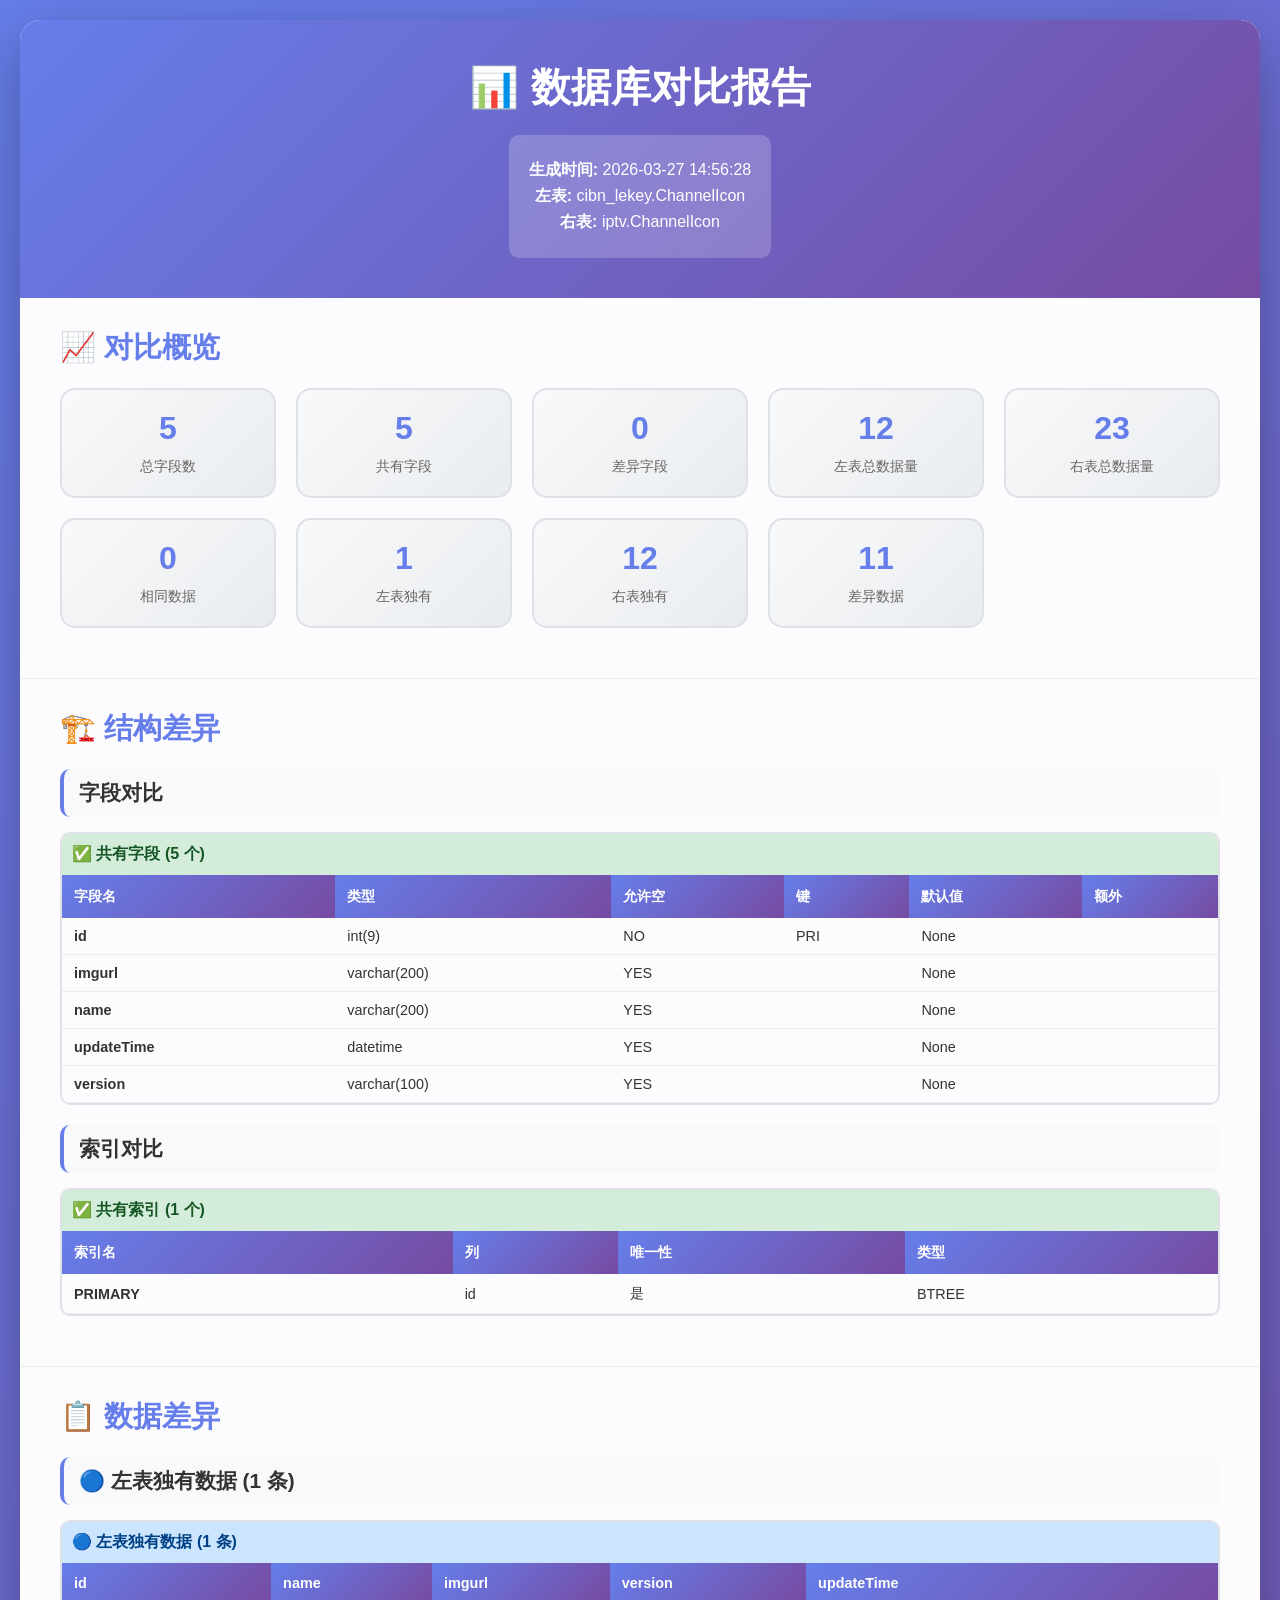
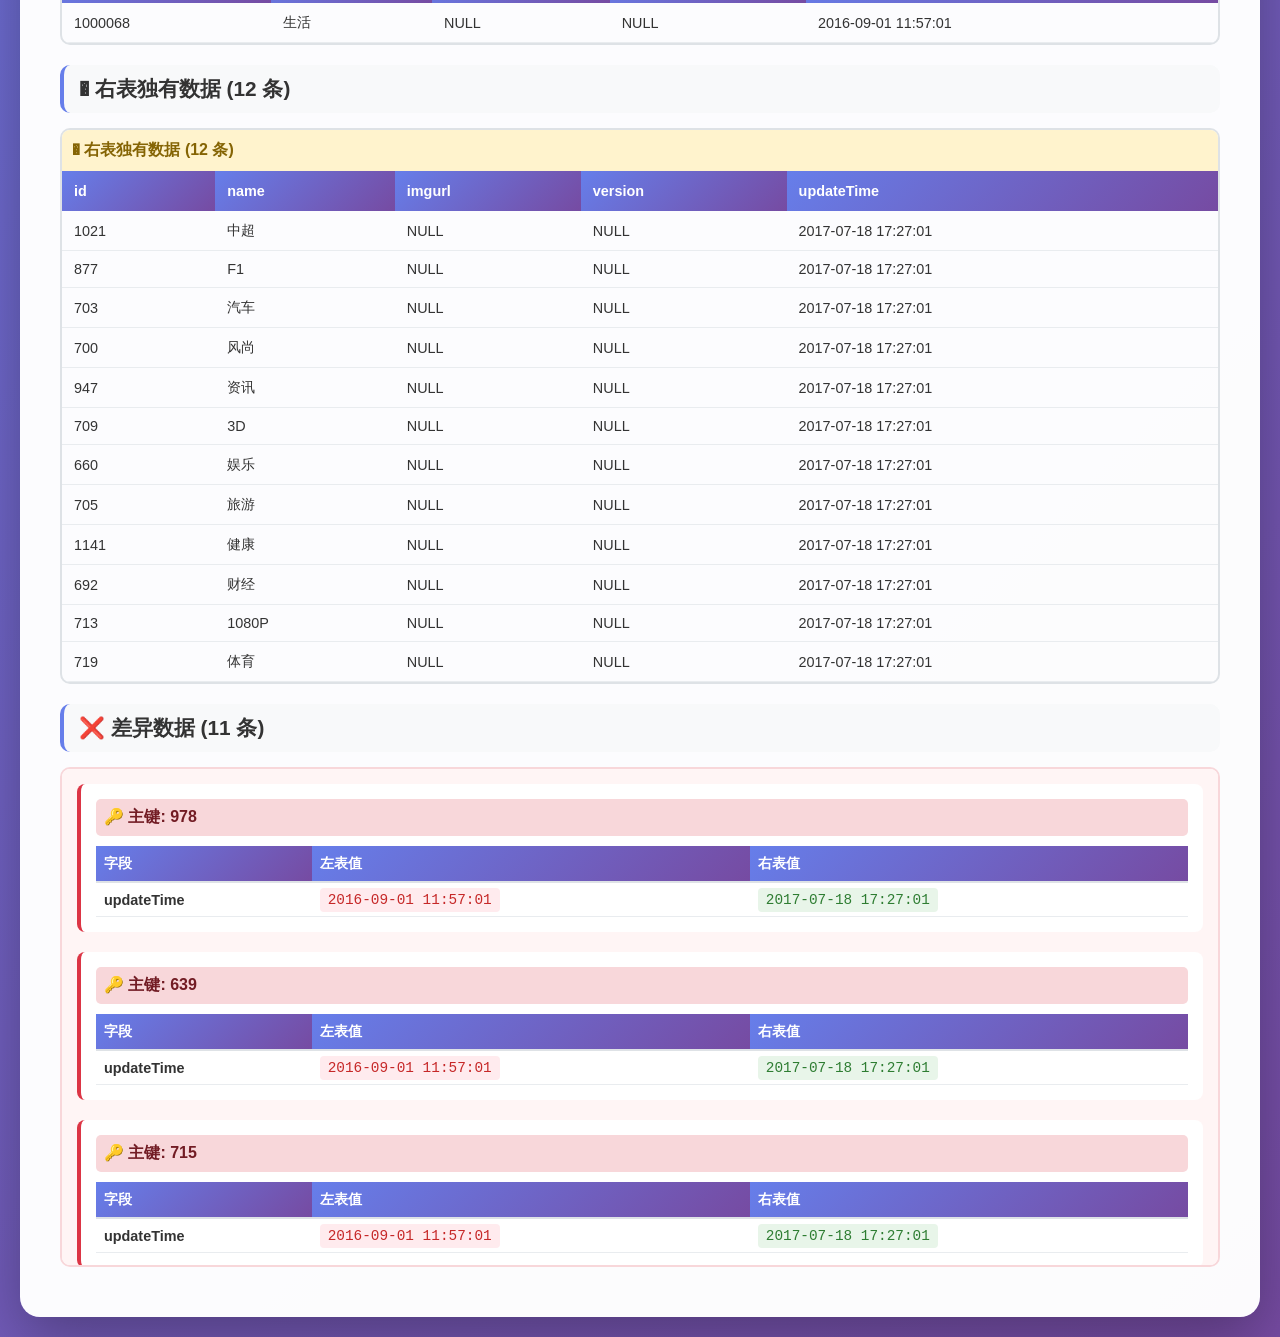
<file: modules/mysql/mysql_diff/static/reports/2026/03/ChannelIcon_ChannelIcon_diff_report_20260327_145628.html>
<!DOCTYPE html>
<html lang="zh-CN">
<head>
    <meta charset="UTF-8">
    <meta name="viewport" content="width=device-width, initial-scale=1.0">
    <title>数据库对比报告 - 20260327_145628</title>
    <style>
        
        * {
            margin: 0;
            padding: 0;
            box-sizing: border-box;
        }

        body {
            font-family: -apple-system, BlinkMacSystemFont, 'Segoe UI', 'PingFang SC', 'Hiragino Sans GB', 'Microsoft YaHei', sans-serif;
            background: linear-gradient(135deg, #667eea 0%, #764ba2 100%);
            min-height: 100vh;
            padding: 20px;
            color: #333;
        }

        .container {
            max-width: 1400px;
            margin: 0 auto;
            background: rgba(255, 255, 255, 0.98);
            border-radius: 20px;
            box-shadow: 0 20px 60px rgba(0, 0, 0, 0.3);
            overflow: hidden;
        }

        .header {
            background: linear-gradient(135deg, #667eea 0%, #764ba2 100%);
            color: white;
            padding: 40px;
            text-align: center;
        }

        .header h1 {
            font-size: 2.5rem;
            margin-bottom: 20px;
        }

        .meta-info {
            background: rgba(255, 255, 255, 0.2);
            padding: 20px;
            border-radius: 10px;
            display: inline-block;
        }

        .meta-info p {
            margin: 5px 0;
            font-size: 1rem;
        }

        section {
            padding: 30px 40px;
            border-bottom: 1px solid #e9ecef;
        }

        section:last-child {
            border-bottom: none;
        }

        h2 {
            font-size: 1.8rem;
            margin-bottom: 20px;
            color: #667eea;
            display: flex;
            align-items: center;
            gap: 10px;
        }

        .stats-grid {
            display: grid;
            grid-template-columns: repeat(auto-fit, minmax(200px, 1fr));
            gap: 20px;
            margin: 20px 0;
        }

        .stat-card {
            background: linear-gradient(135deg, #f8f9fa 0%, #e9ecef 100%);
            padding: 20px;
            border-radius: 15px;
            text-align: center;
            border: 2px solid #dee2e6;
        }

        .stat-card h3 {
            font-size: 2rem;
            color: #667eea;
            margin-bottom: 10px;
        }

        .stat-card p {
            color: #666;
            font-size: 0.9rem;
        }

        .diff-section {
            margin: 20px 0;
        }

        .diff-section h3 {
            font-size: 1.3rem;
            margin-bottom: 15px;
            padding: 10px 15px;
            background: #f8f9fa;
            border-radius: 10px;
            border-left: 4px solid #667eea;
        }

        .table-container {
            overflow-x: auto;
            margin: 15px 0;
            border-radius: 10px;
            border: 2px solid #dee2e6;
        }

        table {
            width: 100%;
            border-collapse: collapse;
            font-size: 0.9rem;
        }

        th {
            background: linear-gradient(135deg, #667eea 0%, #764ba2 100%);
            color: white;
            padding: 12px;
            text-align: left;
            font-weight: 600;
        }

        td {
            padding: 10px 12px;
            border-bottom: 1px solid #e9ecef;
        }

        tr:hover {
            background: #f8f9ff;
        }

        .badge {
            display: inline-block;
            padding: 4px 12px;
            border-radius: 20px;
            font-size: 0.85rem;
            font-weight: 600;
        }

        .badge-common {
            background: #d4edda;
            color: #155724;
        }

        .badge-diff {
            background: #f8d7da;
            color: #721c24;
        }

        .badge-left {
            background: #cce5ff;
            color: #004085;
        }

        .badge-right {
            background: #fff3cd;
            color: #856404;
        }

        .diff-value {
            display: inline-block;
            padding: 4px 8px;
            border-radius: 5px;
            font-family: 'Monaco', 'Menlo', monospace;
            font-size: 0.85rem;
        }

        .diff-left {
            background: #ffebee;
            color: #c62828;
        }

        .diff-right {
            background: #e8f5e9;
            color: #2e7d32;
        }

        .summary-box {
            background: #fff3cd;
            border: 2px solid #ffc107;
            border-radius: 10px;
            padding: 20px;
            margin: 20px 0;
        }

        .summary-box h4 {
            color: #856404;
            margin-bottom: 10px;
        }

        .key-list {
            display: flex;
            flex-wrap: wrap;
            gap: 8px;
            margin-top: 10px;
        }

        .key-item {
            background: white;
            padding: 6px 12px;
            border-radius: 5px;
            font-family: monospace;
            font-size: 0.85rem;
            border: 1px solid #dee2e6;
        }

        .empty-message {
            text-align: center;
            padding: 40px;
            color: #999;
            font-size: 1.1rem;
        }

        @media (max-width: 768px) {
            .header h1 {
                font-size: 1.8rem;
            }

            section {
                padding: 20px;
            }

            h2 {
                font-size: 1.4rem;
            }
        }
        
    </style>
</head>
<body>
    <div class="container">
        <header class="header">
            <h1>📊 数据库对比报告</h1>
            <div class="meta-info">
                <p><strong>生成时间:</strong> 2026-03-27 14:56:28</p>
                <p><strong>左表:</strong> cibn_lekey.ChannelIcon</p>
                <p><strong>右表:</strong> iptv.ChannelIcon</p>
            </div>
        </header>

        <section class="overview">
            <h2>📈 对比概览</h2>
            
        <div class="stats-grid">
            <div class="stat-card">
                <h3>5</h3>
                <p>总字段数</p>
            </div>
            <div class="stat-card">
                <h3>5</h3>
                <p>共有字段</p>
            </div>
            <div class="stat-card">
                <h3>0</h3>
                <p>差异字段</p>
            </div>
            <div class="stat-card">
                <h3>12</h3>
                <p>左表总数据量</p>
            </div>
            <div class="stat-card">
                <h3>23</h3>
                <p>右表总数据量</p>
            </div>
            <div class="stat-card">
                <h3>0</h3>
                <p>相同数据</p>
            </div>
            <div class="stat-card">
                <h3>1</h3>
                <p>左表独有</p>
            </div>
            <div class="stat-card">
                <h3>12</h3>
                <p>右表独有</p>
            </div>
            <div class="stat-card">
                <h3>11</h3>
                <p>差异数据</p>
            </div>
        </div>
        
        </section>

        <section class="structure-diff">
            <h2>🏗️ 结构差异</h2>
            <div class="diff-section"><h3>字段对比</h3>
            <div class="table-container">
                <p style="padding: 10px; background: #d4edda; color: #155724; font-weight: 600;">
                    ✅ 共有字段 (5 个)
                </p>
                <table>
                    <thead>
                        <tr>
                            <th>字段名</th>
                            <th>类型</th>
                            <th>允许空</th>
                            <th>键</th>
                            <th>默认值</th>
                            <th>额外</th>
                        </tr>
                    </thead>
                    <tbody>
            
                        <tr>
                            <td><strong>id</strong></td>
                            <td>int(9)</td>
                            <td>NO</td>
                            <td>PRI</td>
                            <td>None</td>
                            <td></td>
                        </tr>
                
                        <tr>
                            <td><strong>imgurl</strong></td>
                            <td>varchar(200)</td>
                            <td>YES</td>
                            <td></td>
                            <td>None</td>
                            <td></td>
                        </tr>
                
                        <tr>
                            <td><strong>name</strong></td>
                            <td>varchar(200)</td>
                            <td>YES</td>
                            <td></td>
                            <td>None</td>
                            <td></td>
                        </tr>
                
                        <tr>
                            <td><strong>updateTime</strong></td>
                            <td>datetime</td>
                            <td>YES</td>
                            <td></td>
                            <td>None</td>
                            <td></td>
                        </tr>
                
                        <tr>
                            <td><strong>version</strong></td>
                            <td>varchar(100)</td>
                            <td>YES</td>
                            <td></td>
                            <td>None</td>
                            <td></td>
                        </tr>
                </tbody></table></div></div><div class="diff-section"><h3>索引对比</h3>
            <div class="table-container">
                <p style="padding: 10px; background: #d4edda; color: #155724; font-weight: 600;">
                    ✅ 共有索引 (1 个)
                </p>
                <table>
                    <thead>
                        <tr>
                            <th>索引名</th>
                            <th>列</th>
                            <th>唯一性</th>
                            <th>类型</th>
                        </tr>
                    </thead>
                    <tbody>
            
                        <tr>
                            <td><strong>PRIMARY</strong></td>
                            <td>id</td>
                            <td>是</td>
                            <td>BTREE</td>
                        </tr>
                </tbody></table></div></div>
        </section>

        <section class="data-diff">
            <h2>📋 数据差异</h2>
            
        <div class="diff-section">
            <h3>🔵 左表独有数据 (1 条)</h3>
            <div class="table-container">
                <p style="padding: 10px; background: #cce5ff; color: #004085; font-weight: 600;">
                    🔵 左表独有数据 (1 条)
                </p>
                <table>
                    <thead>
                        <tr>
        <th>id</th><th>name</th><th>imgurl</th><th>version</th><th>updateTime</th>
                        </tr>
                    </thead>
                    <tbody>
        <tr><td>1000068</td><td>生活</td><td>NULL</td><td>NULL</td><td>2016-09-01 11:57:01</td></tr>
                    </tbody>
                </table>
            </div>
        </div>
        
        <div class="diff-section">
            <h3>� 右表独有数据 (12 条)</h3>
            <div class="table-container">
                <p style="padding: 10px; background: #fff3cd; color: #856404; font-weight: 600;">
                    � 右表独有数据 (12 条)
                </p>
                <table>
                    <thead>
                        <tr>
        <th>id</th><th>name</th><th>imgurl</th><th>version</th><th>updateTime</th>
                        </tr>
                    </thead>
                    <tbody>
        <tr><td>1021</td><td>中超</td><td>NULL</td><td>NULL</td><td>2017-07-18 17:27:01</td></tr><tr><td>877</td><td>F1</td><td>NULL</td><td>NULL</td><td>2017-07-18 17:27:01</td></tr><tr><td>703</td><td>汽车</td><td>NULL</td><td>NULL</td><td>2017-07-18 17:27:01</td></tr><tr><td>700</td><td>风尚</td><td>NULL</td><td>NULL</td><td>2017-07-18 17:27:01</td></tr><tr><td>947</td><td>资讯</td><td>NULL</td><td>NULL</td><td>2017-07-18 17:27:01</td></tr><tr><td>709</td><td>3D</td><td>NULL</td><td>NULL</td><td>2017-07-18 17:27:01</td></tr><tr><td>660</td><td>娱乐</td><td>NULL</td><td>NULL</td><td>2017-07-18 17:27:01</td></tr><tr><td>705</td><td>旅游</td><td>NULL</td><td>NULL</td><td>2017-07-18 17:27:01</td></tr><tr><td>1141</td><td>健康</td><td>NULL</td><td>NULL</td><td>2017-07-18 17:27:01</td></tr><tr><td>692</td><td>财经</td><td>NULL</td><td>NULL</td><td>2017-07-18 17:27:01</td></tr><tr><td>713</td><td>1080P</td><td>NULL</td><td>NULL</td><td>2017-07-18 17:27:01</td></tr><tr><td>719</td><td>体育</td><td>NULL</td><td>NULL</td><td>2017-07-18 17:27:01</td></tr>
                    </tbody>
                </table>
            </div>
        </div>
        
        <div class="diff-section">
            <h3>❌ 差异数据 (11 条)</h3>
            <div class="scrollable-container" style="max-height: 500px; overflow-y: auto; border: 2px solid #f8d7da; border-radius: 10px; padding: 15px; background: #fff5f5;">
        
                <div class="diff-item" style="margin-bottom: 20px; padding: 15px; background: white; border-radius: 8px; border-left: 4px solid #dc3545;">
                    <div style="font-weight: 600; color: #721c24; margin-bottom: 10px; padding: 8px; background: #f8d7da; border-radius: 5px;">
                        🔑 主键: 978
                    </div>
                    <table style="width: 100%; border-collapse: collapse;">
                        <thead>
                            <tr style="background: #f8f9fa;">
                                <th style="padding: 8px; text-align: left; border-bottom: 2px solid #dee2e6;">字段</th>
                                <th style="padding: 8px; text-align: left; border-bottom: 2px solid #dee2e6;">左表值</th>
                                <th style="padding: 8px; text-align: left; border-bottom: 2px solid #dee2e6;">右表值</th>
                            </tr>
                        </thead>
                        <tbody>
            
                            <tr>
                                <td style="padding: 8px; border-bottom: 1px solid #e9ecef;"><strong>updateTime</strong></td>
                                <td style="padding: 8px; border-bottom: 1px solid #e9ecef;"><span style="background: #ffebee; color: #c62828; padding: 4px 8px; border-radius: 4px; font-family: monospace;">2016-09-01 11:57:01</span></td>
                                <td style="padding: 8px; border-bottom: 1px solid #e9ecef;"><span style="background: #e8f5e9; color: #2e7d32; padding: 4px 8px; border-radius: 4px; font-family: monospace;">2017-07-18 17:27:01</span></td>
                            </tr>
                
                        </tbody>
                    </table>
                </div>
            
                <div class="diff-item" style="margin-bottom: 20px; padding: 15px; background: white; border-radius: 8px; border-left: 4px solid #dc3545;">
                    <div style="font-weight: 600; color: #721c24; margin-bottom: 10px; padding: 8px; background: #f8d7da; border-radius: 5px;">
                        🔑 主键: 639
                    </div>
                    <table style="width: 100%; border-collapse: collapse;">
                        <thead>
                            <tr style="background: #f8f9fa;">
                                <th style="padding: 8px; text-align: left; border-bottom: 2px solid #dee2e6;">字段</th>
                                <th style="padding: 8px; text-align: left; border-bottom: 2px solid #dee2e6;">左表值</th>
                                <th style="padding: 8px; text-align: left; border-bottom: 2px solid #dee2e6;">右表值</th>
                            </tr>
                        </thead>
                        <tbody>
            
                            <tr>
                                <td style="padding: 8px; border-bottom: 1px solid #e9ecef;"><strong>updateTime</strong></td>
                                <td style="padding: 8px; border-bottom: 1px solid #e9ecef;"><span style="background: #ffebee; color: #c62828; padding: 4px 8px; border-radius: 4px; font-family: monospace;">2016-09-01 11:57:01</span></td>
                                <td style="padding: 8px; border-bottom: 1px solid #e9ecef;"><span style="background: #e8f5e9; color: #2e7d32; padding: 4px 8px; border-radius: 4px; font-family: monospace;">2017-07-18 17:27:01</span></td>
                            </tr>
                
                        </tbody>
                    </table>
                </div>
            
                <div class="diff-item" style="margin-bottom: 20px; padding: 15px; background: white; border-radius: 8px; border-left: 4px solid #dc3545;">
                    <div style="font-weight: 600; color: #721c24; margin-bottom: 10px; padding: 8px; background: #f8d7da; border-radius: 5px;">
                        🔑 主键: 715
                    </div>
                    <table style="width: 100%; border-collapse: collapse;">
                        <thead>
                            <tr style="background: #f8f9fa;">
                                <th style="padding: 8px; text-align: left; border-bottom: 2px solid #dee2e6;">字段</th>
                                <th style="padding: 8px; text-align: left; border-bottom: 2px solid #dee2e6;">左表值</th>
                                <th style="padding: 8px; text-align: left; border-bottom: 2px solid #dee2e6;">右表值</th>
                            </tr>
                        </thead>
                        <tbody>
            
                            <tr>
                                <td style="padding: 8px; border-bottom: 1px solid #e9ecef;"><strong>updateTime</strong></td>
                                <td style="padding: 8px; border-bottom: 1px solid #e9ecef;"><span style="background: #ffebee; color: #c62828; padding: 4px 8px; border-radius: 4px; font-family: monospace;">2016-09-01 11:57:01</span></td>
                                <td style="padding: 8px; border-bottom: 1px solid #e9ecef;"><span style="background: #e8f5e9; color: #2e7d32; padding: 4px 8px; border-radius: 4px; font-family: monospace;">2017-07-18 17:27:01</span></td>
                            </tr>
                
                        </tbody>
                    </table>
                </div>
            
                <div class="diff-item" style="margin-bottom: 20px; padding: 15px; background: white; border-radius: 8px; border-left: 4px solid #dc3545;">
                    <div style="font-weight: 600; color: #721c24; margin-bottom: 10px; padding: 8px; background: #f8d7da; border-radius: 5px;">
                        🔑 主键: 675
                    </div>
                    <table style="width: 100%; border-collapse: collapse;">
                        <thead>
                            <tr style="background: #f8f9fa;">
                                <th style="padding: 8px; text-align: left; border-bottom: 2px solid #dee2e6;">字段</th>
                                <th style="padding: 8px; text-align: left; border-bottom: 2px solid #dee2e6;">左表值</th>
                                <th style="padding: 8px; text-align: left; border-bottom: 2px solid #dee2e6;">右表值</th>
                            </tr>
                        </thead>
                        <tbody>
            
                            <tr>
                                <td style="padding: 8px; border-bottom: 1px solid #e9ecef;"><strong>updateTime</strong></td>
                                <td style="padding: 8px; border-bottom: 1px solid #e9ecef;"><span style="background: #ffebee; color: #c62828; padding: 4px 8px; border-radius: 4px; font-family: monospace;">2016-09-01 11:57:01</span></td>
                                <td style="padding: 8px; border-bottom: 1px solid #e9ecef;"><span style="background: #e8f5e9; color: #2e7d32; padding: 4px 8px; border-radius: 4px; font-family: monospace;">2017-07-18 17:27:01</span></td>
                            </tr>
                
                        </tbody>
                    </table>
                </div>
            
                <div class="diff-item" style="margin-bottom: 20px; padding: 15px; background: white; border-radius: 8px; border-left: 4px solid #dc3545;">
                    <div style="font-weight: 600; color: #721c24; margin-bottom: 10px; padding: 8px; background: #f8d7da; border-radius: 5px;">
                        🔑 主键: 684
                    </div>
                    <table style="width: 100%; border-collapse: collapse;">
                        <thead>
                            <tr style="background: #f8f9fa;">
                                <th style="padding: 8px; text-align: left; border-bottom: 2px solid #dee2e6;">字段</th>
                                <th style="padding: 8px; text-align: left; border-bottom: 2px solid #dee2e6;">左表值</th>
                                <th style="padding: 8px; text-align: left; border-bottom: 2px solid #dee2e6;">右表值</th>
                            </tr>
                        </thead>
                        <tbody>
            
                            <tr>
                                <td style="padding: 8px; border-bottom: 1px solid #e9ecef;"><strong>updateTime</strong></td>
                                <td style="padding: 8px; border-bottom: 1px solid #e9ecef;"><span style="background: #ffebee; color: #c62828; padding: 4px 8px; border-radius: 4px; font-family: monospace;">2016-09-01 11:57:01</span></td>
                                <td style="padding: 8px; border-bottom: 1px solid #e9ecef;"><span style="background: #e8f5e9; color: #2e7d32; padding: 4px 8px; border-radius: 4px; font-family: monospace;">2017-07-18 17:27:01</span></td>
                            </tr>
                
                        </tbody>
                    </table>
                </div>
            
                <div class="diff-item" style="margin-bottom: 20px; padding: 15px; background: white; border-radius: 8px; border-left: 4px solid #dc3545;">
                    <div style="font-weight: 600; color: #721c24; margin-bottom: 10px; padding: 8px; background: #f8d7da; border-radius: 5px;">
                        🔑 主键: 647
                    </div>
                    <table style="width: 100%; border-collapse: collapse;">
                        <thead>
                            <tr style="background: #f8f9fa;">
                                <th style="padding: 8px; text-align: left; border-bottom: 2px solid #dee2e6;">字段</th>
                                <th style="padding: 8px; text-align: left; border-bottom: 2px solid #dee2e6;">左表值</th>
                                <th style="padding: 8px; text-align: left; border-bottom: 2px solid #dee2e6;">右表值</th>
                            </tr>
                        </thead>
                        <tbody>
            
                            <tr>
                                <td style="padding: 8px; border-bottom: 1px solid #e9ecef;"><strong>updateTime</strong></td>
                                <td style="padding: 8px; border-bottom: 1px solid #e9ecef;"><span style="background: #ffebee; color: #c62828; padding: 4px 8px; border-radius: 4px; font-family: monospace;">2016-09-01 11:57:01</span></td>
                                <td style="padding: 8px; border-bottom: 1px solid #e9ecef;"><span style="background: #e8f5e9; color: #2e7d32; padding: 4px 8px; border-radius: 4px; font-family: monospace;">2017-07-18 17:27:01</span></td>
                            </tr>
                
                        </tbody>
                    </table>
                </div>
            
                <div class="diff-item" style="margin-bottom: 20px; padding: 15px; background: white; border-radius: 8px; border-left: 4px solid #dc3545;">
                    <div style="font-weight: 600; color: #721c24; margin-bottom: 10px; padding: 8px; background: #f8d7da; border-radius: 5px;">
                        🔑 主键: 711
                    </div>
                    <table style="width: 100%; border-collapse: collapse;">
                        <thead>
                            <tr style="background: #f8f9fa;">
                                <th style="padding: 8px; text-align: left; border-bottom: 2px solid #dee2e6;">字段</th>
                                <th style="padding: 8px; text-align: left; border-bottom: 2px solid #dee2e6;">左表值</th>
                                <th style="padding: 8px; text-align: left; border-bottom: 2px solid #dee2e6;">右表值</th>
                            </tr>
                        </thead>
                        <tbody>
            
                            <tr>
                                <td style="padding: 8px; border-bottom: 1px solid #e9ecef;"><strong>updateTime</strong></td>
                                <td style="padding: 8px; border-bottom: 1px solid #e9ecef;"><span style="background: #ffebee; color: #c62828; padding: 4px 8px; border-radius: 4px; font-family: monospace;">2016-09-01 11:57:01</span></td>
                                <td style="padding: 8px; border-bottom: 1px solid #e9ecef;"><span style="background: #e8f5e9; color: #2e7d32; padding: 4px 8px; border-radius: 4px; font-family: monospace;">2017-07-18 17:27:01</span></td>
                            </tr>
                
                        </tbody>
                    </table>
                </div>
            
                <div class="diff-item" style="margin-bottom: 20px; padding: 15px; background: white; border-radius: 8px; border-left: 4px solid #dc3545;">
                    <div style="font-weight: 600; color: #721c24; margin-bottom: 10px; padding: 8px; background: #f8d7da; border-radius: 5px;">
                        🔑 主键: 668
                    </div>
                    <table style="width: 100%; border-collapse: collapse;">
                        <thead>
                            <tr style="background: #f8f9fa;">
                                <th style="padding: 8px; text-align: left; border-bottom: 2px solid #dee2e6;">字段</th>
                                <th style="padding: 8px; text-align: left; border-bottom: 2px solid #dee2e6;">左表值</th>
                                <th style="padding: 8px; text-align: left; border-bottom: 2px solid #dee2e6;">右表值</th>
                            </tr>
                        </thead>
                        <tbody>
            
                            <tr>
                                <td style="padding: 8px; border-bottom: 1px solid #e9ecef;"><strong>updateTime</strong></td>
                                <td style="padding: 8px; border-bottom: 1px solid #e9ecef;"><span style="background: #ffebee; color: #c62828; padding: 4px 8px; border-radius: 4px; font-family: monospace;">2016-09-01 11:57:01</span></td>
                                <td style="padding: 8px; border-bottom: 1px solid #e9ecef;"><span style="background: #e8f5e9; color: #2e7d32; padding: 4px 8px; border-radius: 4px; font-family: monospace;">2017-07-18 17:27:01</span></td>
                            </tr>
                
                        </tbody>
                    </table>
                </div>
            
                <div class="diff-item" style="margin-bottom: 20px; padding: 15px; background: white; border-radius: 8px; border-left: 4px solid #dc3545;">
                    <div style="font-weight: 600; color: #721c24; margin-bottom: 10px; padding: 8px; background: #f8d7da; border-radius: 5px;">
                        🔑 主键: 619
                    </div>
                    <table style="width: 100%; border-collapse: collapse;">
                        <thead>
                            <tr style="background: #f8f9fa;">
                                <th style="padding: 8px; text-align: left; border-bottom: 2px solid #dee2e6;">字段</th>
                                <th style="padding: 8px; text-align: left; border-bottom: 2px solid #dee2e6;">左表值</th>
                                <th style="padding: 8px; text-align: left; border-bottom: 2px solid #dee2e6;">右表值</th>
                            </tr>
                        </thead>
                        <tbody>
            
                            <tr>
                                <td style="padding: 8px; border-bottom: 1px solid #e9ecef;"><strong>updateTime</strong></td>
                                <td style="padding: 8px; border-bottom: 1px solid #e9ecef;"><span style="background: #ffebee; color: #c62828; padding: 4px 8px; border-radius: 4px; font-family: monospace;">2016-09-01 11:57:01</span></td>
                                <td style="padding: 8px; border-bottom: 1px solid #e9ecef;"><span style="background: #e8f5e9; color: #2e7d32; padding: 4px 8px; border-radius: 4px; font-family: monospace;">2017-07-18 17:27:01</span></td>
                            </tr>
                
                            <tr>
                                <td style="padding: 8px; border-bottom: 1px solid #e9ecef;"><strong>imgurl</strong></td>
                                <td style="padding: 8px; border-bottom: 1px solid #e9ecef;"><span style="background: #ffebee; color: #c62828; padding: 4px 8px; border-radius: 4px; font-family: monospace;"></span></td>
                                <td style="padding: 8px; border-bottom: 1px solid #e9ecef;"><span style="background: #e8f5e9; color: #2e7d32; padding: 4px 8px; border-radius: 4px; font-family: monospace;">NULL</span></td>
                            </tr>
                
                        </tbody>
                    </table>
                </div>
            
                <div class="diff-item" style="margin-bottom: 20px; padding: 15px; background: white; border-radius: 8px; border-left: 4px solid #dc3545;">
                    <div style="font-weight: 600; color: #721c24; margin-bottom: 10px; padding: 8px; background: #f8d7da; border-radius: 5px;">
                        🔑 主键: 631
                    </div>
                    <table style="width: 100%; border-collapse: collapse;">
                        <thead>
                            <tr style="background: #f8f9fa;">
                                <th style="padding: 8px; text-align: left; border-bottom: 2px solid #dee2e6;">字段</th>
                                <th style="padding: 8px; text-align: left; border-bottom: 2px solid #dee2e6;">左表值</th>
                                <th style="padding: 8px; text-align: left; border-bottom: 2px solid #dee2e6;">右表值</th>
                            </tr>
                        </thead>
                        <tbody>
            
                            <tr>
                                <td style="padding: 8px; border-bottom: 1px solid #e9ecef;"><strong>updateTime</strong></td>
                                <td style="padding: 8px; border-bottom: 1px solid #e9ecef;"><span style="background: #ffebee; color: #c62828; padding: 4px 8px; border-radius: 4px; font-family: monospace;">2016-09-01 11:57:01</span></td>
                                <td style="padding: 8px; border-bottom: 1px solid #e9ecef;"><span style="background: #e8f5e9; color: #2e7d32; padding: 4px 8px; border-radius: 4px; font-family: monospace;">2017-07-18 17:27:01</span></td>
                            </tr>
                
                        </tbody>
                    </table>
                </div>
            
                <div class="diff-item" style="margin-bottom: 20px; padding: 15px; background: white; border-radius: 8px; border-left: 4px solid #dc3545;">
                    <div style="font-weight: 600; color: #721c24; margin-bottom: 10px; padding: 8px; background: #f8d7da; border-radius: 5px;">
                        🔑 主键: 707
                    </div>
                    <table style="width: 100%; border-collapse: collapse;">
                        <thead>
                            <tr style="background: #f8f9fa;">
                                <th style="padding: 8px; text-align: left; border-bottom: 2px solid #dee2e6;">字段</th>
                                <th style="padding: 8px; text-align: left; border-bottom: 2px solid #dee2e6;">左表值</th>
                                <th style="padding: 8px; text-align: left; border-bottom: 2px solid #dee2e6;">右表值</th>
                            </tr>
                        </thead>
                        <tbody>
            
                            <tr>
                                <td style="padding: 8px; border-bottom: 1px solid #e9ecef;"><strong>updateTime</strong></td>
                                <td style="padding: 8px; border-bottom: 1px solid #e9ecef;"><span style="background: #ffebee; color: #c62828; padding: 4px 8px; border-radius: 4px; font-family: monospace;">2016-09-01 11:57:01</span></td>
                                <td style="padding: 8px; border-bottom: 1px solid #e9ecef;"><span style="background: #e8f5e9; color: #2e7d32; padding: 4px 8px; border-radius: 4px; font-family: monospace;">2017-07-18 17:27:01</span></td>
                            </tr>
                
                        </tbody>
                    </table>
                </div>
            
            </div>
        </div>
        
        </section>
    </div>
</body>
</html>
</file>
